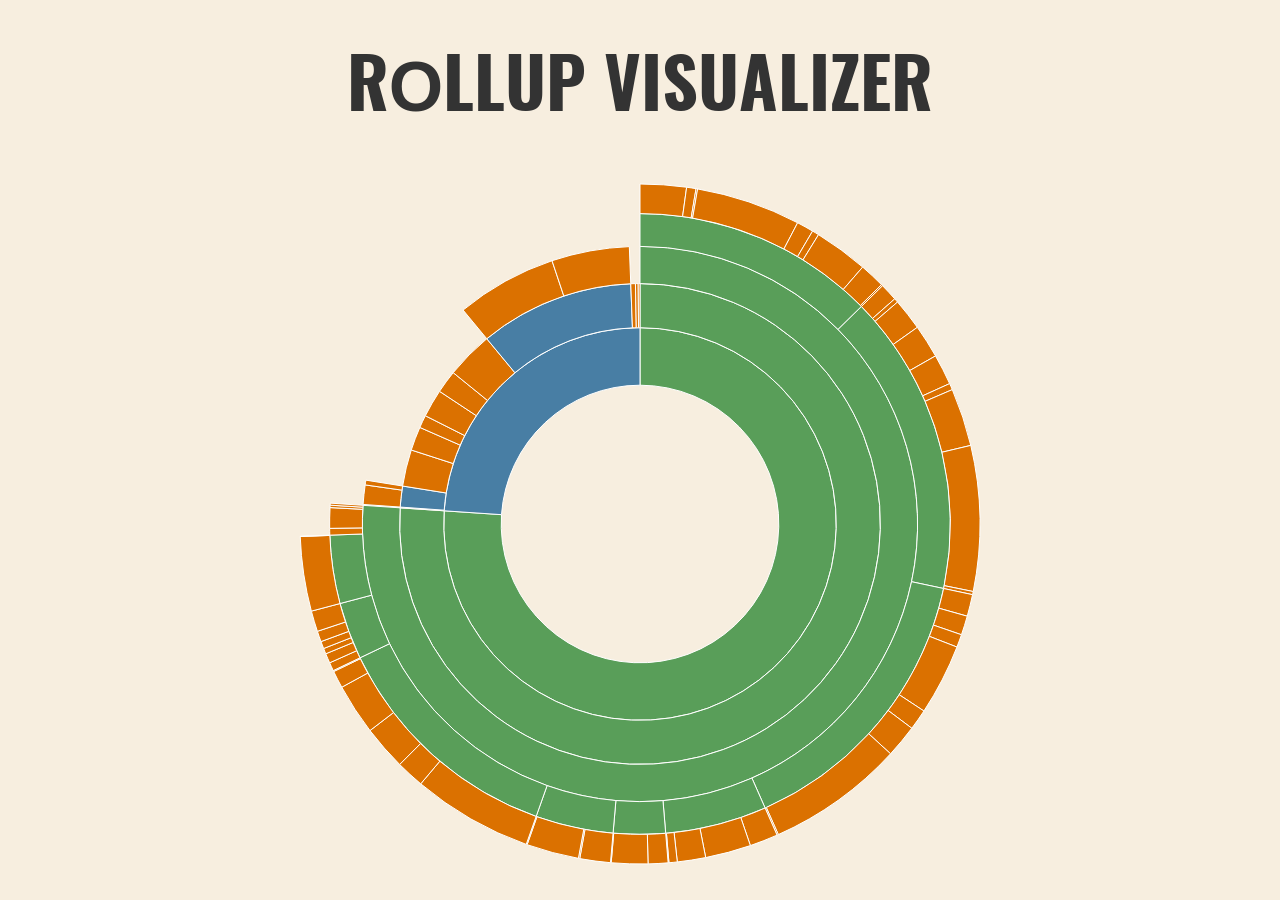
<file: node_modules/angular-ui-router/stats.html>
<!doctype html>
          <title>RollUp Visualizer</title>
          <meta charset="utf-8">
          <style>html {
    background-color: #f7eedf;
    color: #333;
}

body {
    font-family: sans-serif;
    margin: 10px auto 0;
    width: 700px;
    padding: 0 10px;
}

a,
.destyledButton {
    color: #347AB7;
}

p {
    margin-top: 0.5em;
}

svg {
    vertical-align: middle;
}

h1 {
    font-family: "Oswald", "HelveticaNeue-CondensedBold", "Arial Narrow", sans-serif;
    font-weight: bold;
    font-size: 70px;
    text-transform: uppercase;
    text-align: center;
}

hr {
    border: 0 none;
    border-top: 1px solid #aaa;
}



.breadcrumbs {
    height: 1em;
    margin: 1em 0;
}

.chart {
    position: relative;
    margin: 0 auto;
    min-height: 350px;
}
.chart--large {
    width: 950px;
    margin-left: -100px;
}

.chart path {
    stroke: #fff;
}

.details {
  position: absolute;
  top: 470px;
  left: 50%;
  width: 170px;
  margin-left: -85px;
  font-size: 14px;
  text-align: center;
  color: #666;
  z-index: -1;
  overflow: hidden;
  text-overflow: ellipsis;
}

.chart--large .details {
    top: 425px;
}

.details-size {
    font-size: 0.8em;
    margin-top: 1em;
}

.details-name {
    font-weight: bold;
}

.details-size::before {
    content: "(";
}
.details-size::after {
    content: ")";
}

.details-percentage {
    margin: 0.4em 0 0em;
    font-size: 2.4em;
    line-height: 1em;
}


footer {
    margin-top: 4em;
}

footer h2 {
    margin: 1.5em 0 0.5em;
    font-size: 1.3em;
}



.destyledButton {
    background: none;
    border: 0 none;
    cursor: pointer;
    font-size: inherit;
    padding: 0;
    text-decoration: underline;
}



@font-face {
    font-family: 'Oswald';
    src: url([data-uri]) format('woff');
    font-weight: bold;
    font-style: normal;
}
</style>
          <div>
          <div>
              <h1>RollUp Visualizer</h1>

              <div id="chart">
                <div class="details" style="display: none;">
                  <span class="details-name"></span>
                  <div class="details-percentage"></div>
                  of bundle size
                  <div class="details-size"></div>
                </div>
              </div>
          </div>
          </div>
          <script>window.nodesData = {"name":"root","children":[{"name":"node_modules","children":[{"name":"ui-router-core","children":[{"name":"lib-esm","children":[{"name":"common","children":[{"name":"hof.js","children":[],"size":8628,"originalSize":8628},{"name":"predicates.js","children":[],"size":1754,"originalSize":1754},{"name":"coreservices.js","children":[],"size":294,"originalSize":294},{"name":"common.js","children":[],"size":19551,"originalSize":19551},{"name":"glob.js","children":[],"size":3155,"originalSize":3155},{"name":"queue.js","children":[],"size":1279,"originalSize":1279},{"name":"trace.js","children":[],"size":10109,"originalSize":10109},{"name":"strings.js","children":[],"size":4742,"originalSize":4742},{"name":"index.js","children":[],"size":286,"originalSize":286}]},{"name":"transition","children":[{"name":"rejectFactory.js","children":[],"size":3302,"originalSize":3302},{"name":"interface.js","children":[],"size":780,"originalSize":780},{"name":"transitionHook.js","children":[],"size":5927,"originalSize":5927},{"name":"hookRegistry.js","children":[],"size":6250,"originalSize":6250},{"name":"hookBuilder.js","children":[],"size":5735,"originalSize":5735},{"name":"transitionEventType.js","children":[],"size":1210,"originalSize":1210},{"name":"transitionService.js","children":[],"size":10850,"originalSize":10850},{"name":"transition.js","children":[],"size":27163,"originalSize":27163},{"name":"index.js","children":[],"size":592,"originalSize":592}]},{"name":"state","children":[{"name":"targetState.js","children":[],"size":4087,"originalSize":4087},{"name":"stateObject.js","children":[],"size":3586,"originalSize":3586},{"name":"stateMatcher.js","children":[],"size":2414,"originalSize":2414},{"name":"stateBuilder.js","children":[],"size":13297,"originalSize":13297},{"name":"stateQueueManager.js","children":[],"size":3887,"originalSize":3887},{"name":"stateRegistry.js","children":[],"size":6130,"originalSize":6130},{"name":"stateService.js","children":[],"size":25674,"originalSize":25674},{"name":"index.js","children":[],"size":261,"originalSize":261}]},{"name":"params","children":[{"name":"paramType.js","children":[],"size":5281,"originalSize":5281},{"name":"param.js","children":[],"size":8540,"originalSize":8540},{"name":"paramTypes.js","children":[],"size":5299,"originalSize":5299},{"name":"stateParams.js","children":[],"size":1548,"originalSize":1548},{"name":"index.js","children":[],"size":148,"originalSize":148}]},{"name":"path","children":[{"name":"node.js","children":[],"size":3711,"originalSize":3711},{"name":"pathFactory.js","children":[],"size":6808,"originalSize":6808},{"name":"index.js","children":[],"size":127,"originalSize":127}]},{"name":"resolve","children":[{"name":"resolvable.js","children":[],"size":5724,"originalSize":5724},{"name":"interface.js","children":[],"size":247,"originalSize":247},{"name":"resolveContext.js","children":[],"size":9802,"originalSize":9802},{"name":"index.js","children":[],"size":168,"originalSize":168}]},{"name":"url","children":[{"name":"urlMatcher.js","children":[],"size":22552,"originalSize":22552},{"name":"urlMatcherFactory.js","children":[],"size":5280,"originalSize":5280},{"name":"urlRule.js","children":[],"size":8313,"originalSize":8313},{"name":"urlRouter.js","children":[],"size":9544,"originalSize":9544},{"name":"urlService.js","children":[],"size":3259,"originalSize":3259},{"name":"index.js","children":[],"size":186,"originalSize":186}]},{"name":"hooks","children":[{"name":"resolve.js","children":[],"size":1586,"originalSize":1586},{"name":"views.js","children":[],"size":1808,"originalSize":1808},{"name":"url.js","children":[],"size":1050,"originalSize":1050},{"name":"redirectTo.js","children":[],"size":1369,"originalSize":1369},{"name":"onEnterExitRetain.js","children":[],"size":2005,"originalSize":2005},{"name":"lazyLoad.js","children":[],"size":3886,"originalSize":3886}]},{"name":"view","children":[{"name":"view.js","children":[],"size":13937,"originalSize":13937},{"name":"index.js","children":[],"size":57,"originalSize":57}]},{"name":"globals.js","children":[],"size":1376,"originalSize":1376},{"name":"router.js","children":[],"size":4198,"originalSize":4198},{"name":"interface.js","children":[],"size":485,"originalSize":485},{"name":"index.js","children":[],"size":413,"originalSize":413}]}]}]},{"name":"lib-esm","children":[{"name":"angular.js","children":[],"size":201,"originalSize":201},{"name":"statebuilders","children":[{"name":"views.js","children":[],"size":4441,"originalSize":4441},{"name":"onEnterExitRetain.js","children":[],"size":1083,"originalSize":1083}]},{"name":"templateFactory.js","children":[],"size":9676,"originalSize":9676},{"name":"stateProvider.js","children":[],"size":6295,"originalSize":6295},{"name":"locationServices.js","children":[],"size":3373,"originalSize":3373},{"name":"urlRouterProvider.js","children":[],"size":7364,"originalSize":7364},{"name":"services.js","children":[],"size":6038,"originalSize":6038},{"name":"injectables.js","children":[],"size":12467,"originalSize":12467},{"name":"directives","children":[{"name":"stateDirectives.js","children":[],"size":23106,"originalSize":23106},{"name":"viewDirective.js","children":[],"size":17804,"originalSize":17804}]},{"name":"stateFilters.js","children":[],"size":1225,"originalSize":1225},{"name":"viewScroll.js","children":[],"size":716,"originalSize":716},{"name":"index.js","children":[],"size":470,"originalSize":470}]}]};</script>
          <script charset="UTF-8">
            !function(){"use strict";function t(t){return function(){var n=this.ownerDocument,e=this.namespaceURI;return e===$e&&n.documentElement.namespaceURI===$e?n.createElement(t):n.createElementNS(e,t)}}function n(t){return function(){return this.ownerDocument.createElementNS(t.space,t.local)}}function e(t,n,e){return t=i(t,n,e),function(n){var e=n.relatedTarget;e&&(e===this||8&e.compareDocumentPosition(this))||t.call(this,n)}}function i(t,n,e){return function(i){var r=Ke;Ke=i;try{t.call(this,this.__data__,n,e)}finally{Ke=r}}}function r(t){return t.trim().split(/^|\s+/).map(function(t){var n="",e=t.indexOf(".");return e>=0&&(n=t.slice(e+1),t=t.slice(0,e)),{type:t,name:n}})}function o(t){return function(){var n=this.__on;if(n){for(var e,i=0,r=-1,o=n.length;i<o;++i)e=n[i],t.type&&e.type!==t.type||e.name!==t.name?n[++r]=e:this.removeEventListener(e.type,e.listener,e.capture);++r?n.length=r:delete this.__on}}}function a(t,n,r){var o=Qe.hasOwnProperty(t.type)?e:i;return function(e,i,a){var s,u=this.__on,h=o(n,i,a);if(u)for(var c=0,l=u.length;c<l;++c)if((s=u[c]).type===t.type&&s.name===t.name)return this.removeEventListener(s.type,s.listener,s.capture),this.addEventListener(s.type,s.listener=h,s.capture=r),void(s.value=n);this.addEventListener(t.type,h,r),s={type:t.type,name:t.name,value:n,listener:h,capture:r},u?u.push(s):this.__on=[s]}}function s(){}function u(){return[]}function h(t,n){this.ownerDocument=t.ownerDocument,this.namespaceURI=t.namespaceURI,this._next=null,this._parent=t,this.__data__=n}function c(t,n,e,i,r,o){for(var a,s=0,u=n.length,c=o.length;s<c;++s)(a=n[s])?(a.__data__=o[s],i[s]=a):e[s]=new h(t,o[s]);for(;s<u;++s)(a=n[s])&&(r[s]=a)}function l(t,n,e,i,r,o,a){var s,u,c,l={},f=n.length,_=o.length,p=new Array(f);for(s=0;s<f;++s)(u=n[s])&&(p[s]=c=ci+a.call(u,u.__data__,s,n),c in l?r[s]=u:l[c]=u);for(s=0;s<_;++s)c=ci+a.call(t,o[s],s,o),(u=l[c])?(i[s]=u,u.__data__=o[s],l[c]=null):e[s]=new h(t,o[s]);for(s=0;s<f;++s)(u=n[s])&&l[p[s]]===u&&(r[s]=u)}function f(t,n){return t<n?-1:t>n?1:t>=n?0:NaN}function _(t){return function(){this.removeAttribute(t)}}function p(t){return function(){this.removeAttributeNS(t.space,t.local)}}function y(t,n){return function(){this.setAttribute(t,n)}}function d(t,n){return function(){this.setAttributeNS(t.space,t.local,n)}}function g(t,n){return function(){var e=n.apply(this,arguments);null==e?this.removeAttribute(t):this.setAttribute(t,e)}}function v(t,n){return function(){var e=n.apply(this,arguments);null==e?this.removeAttributeNS(t.space,t.local):this.setAttributeNS(t.space,t.local,e)}}function x(t){return function(){this.style.removeProperty(t)}}function m(t,n,e){return function(){this.style.setProperty(t,n,e)}}function M(t,n,e){return function(){var i=n.apply(this,arguments);null==i?this.style.removeProperty(t):this.style.setProperty(t,i,e)}}function b(t){return function(){delete this[t]}}function w(t,n){return function(){this[t]=n}}function T(t,n){return function(){var e=n.apply(this,arguments);null==e?delete this[t]:this[t]=e}}function N(t){return t.trim().split(/^|\s+/)}function k(t){return t.classList||new C(t)}function C(t){this._node=t,this._names=N(t.getAttribute("class")||"")}function A(t,n){for(var e=k(t),i=-1,r=n.length;++i<r;)e.add(n[i])}function S(t,n){for(var e=k(t),i=-1,r=n.length;++i<r;)e.remove(n[i])}function U(t){return function(){A(this,t)}}function D(t){return function(){S(this,t)}}function E(t,n){return function(){(n.apply(this,arguments)?A:S)(this,t)}}function F(){this.textContent=""}function P(t){return function(){this.textContent=t}}function q(t){return function(){var n=t.apply(this,arguments);this.textContent=null==n?"":n}}function H(){this.innerHTML=""}function L(t){return function(){this.innerHTML=t}}function Y(t){return function(){var n=t.apply(this,arguments);this.innerHTML=null==n?"":n}}function z(){this.nextSibling&&this.parentNode.appendChild(this)}function B(){this.previousSibling&&this.parentNode.insertBefore(this,this.parentNode.firstChild)}function I(){return null}function O(){var t=this.parentNode;t&&t.removeChild(this)}function j(t,n,e){var i=wi(t),r=i.CustomEvent;r?r=new r(n,e):(r=i.document.createEvent("Event"),e?(r.initEvent(n,e.bubbles,e.cancelable),r.detail=e.detail):r.initEvent(n,!1,!1)),t.dispatchEvent(r)}function $(t,n){return function(){return j(this,t,n)}}function R(t,n){return function(){return j(this,t,n.apply(this,arguments))}}function Z(t,n){this._groups=t,this._parents=n}function W(){return new Z([[document.documentElement]],Hi)}function X(t,n){if(t===n)return t;var e=t.ancestors(),i=n.ancestors(),r=null;for(t=e.pop(),n=i.pop();t===n;)r=t,t=e.pop(),n=i.pop();return r}function J(t,n){var e,i,r,o,a,s=new tt(t),u=+t.value&&(s.value=t.value),h=[s];for(null==n&&(n=G);e=h.pop();)if(u&&(e.value=+e.data.value),(r=n(e.data))&&(a=r.length))for(e.children=new Array(a),o=a-1;o>=0;--o)h.push(i=e.children[o]=new tt(r[o])),i.parent=e,i.depth=e.depth+1;return s.eachBefore(K)}function V(){return J(this).eachBefore(Q)}function G(t){return t.children}function Q(t){t.data=t.data.data}function K(t){var n=0;do t.height=n;while((t=t.parent)&&t.height<++n)}function tt(t){this.data=t,this.depth=this.height=0,this.parent=null}function nt(t,n){this._=t,this.parent=null,this.children=null,this.A=null,this.a=this,this.z=0,this.m=0,this.c=0,this.s=0,this.t=null,this.i=n}function et(t,n,e,i,r,o){for(var a,s,u,h,c,l,f,_,p,y,d,g,v=[],x=n.children,m=0,M=x.length,b=n.value;m<M;){for(h=r-e,c=o-i,f=_=l=x[m].value,d=Math.max(c/h,h/c)/(b*t),g=l*l*d,y=Math.max(_/g,g/f),u=m+1;u<M;++u){if(l+=s=x[u].value,s<f&&(f=s),s>_&&(_=s),g=l*l*d,p=Math.max(_/g,g/f),p>y){l-=s;break}y=p}v.push(a={value:l,dice:h<c,children:x.slice(m,u)}),a.dice?Ji(a,e,i,r,b?i+=c*l/b:o):Gi(a,e,i,b?e+=h*l/b:r,o),b-=l,m=u}return v}function it(){this._x0=this._y0=this._x1=this._y1=null,this._=[]}function rt(){return new it}function ot(t){return t.innerRadius}function at(t){return t.outerRadius}function st(t){return t.startAngle}function ut(t){return t.endAngle}function ht(t){return t&&t.padAngle}function ct(t){return t>=1?ar:t<=-1?-ar:Math.asin(t)}function lt(t,n,e,i,r,o,a,s){var u=e-t,h=i-n,c=a-r,l=s-o,f=(c*(n-o)-l*(t-r))/(l*u-c*h);return[t+f*u,n+f*h]}function ft(t,n,e,i,r,o,a){var s=t-e,u=n-i,h=(a?o:-o)/Math.sqrt(s*s+u*u),c=h*u,l=-h*s,f=t+c,_=n+l,p=e+c,y=i+l,d=(f+p)/2,g=(_+y)/2,v=p-f,x=y-_,m=v*v+x*x,M=r-o,b=f*y-p*_,w=(x<0?-1:1)*Math.sqrt(Math.max(0,M*M*m-b*b)),T=(b*x-v*w)/m,N=(-b*v-x*w)/m,k=(b*x+v*w)/m,C=(-b*v+x*w)/m,A=T-d,S=N-g,U=k-d,D=C-g;return A*A+S*S>U*U+D*D&&(T=k,N=C),{cx:T,cy:N,x01:-c,y01:-l,x11:T*(r/M-1),y11:N*(r/M-1)}}function _t(t){this._context=t}function pt(t){this._curve=t}function yt(t){function n(n){return new pt(t(n))}return n._curve=t,n}function dt(t,n,e){t._context.bezierCurveTo((2*t._x0+t._x1)/3,(2*t._y0+t._y1)/3,(t._x0+2*t._x1)/3,(t._y0+2*t._y1)/3,(t._x0+4*t._x1+n)/6,(t._y0+4*t._y1+e)/6)}function gt(t){this._context=t}function vt(t,n){this._basis=new gt(t),this._beta=n}function xt(t,n,e){t._context.bezierCurveTo(t._x1+t._k*(t._x2-t._x0),t._y1+t._k*(t._y2-t._y0),t._x2+t._k*(t._x1-n),t._y2+t._k*(t._y1-e),t._x2,t._y2)}function mt(t,n){this._context=t,this._k=(1-n)/6}function Mt(t,n){this._context=t,this._k=(1-n)/6}function bt(t,n){this._context=t,this._k=(1-n)/6}function wt(t,n,e){var i=t._x1,r=t._y1,o=t._x2,a=t._y2;if(t._l01_a>rr){var s=2*t._l01_2a+3*t._l01_a*t._l12_a+t._l12_2a,u=3*t._l01_a*(t._l01_a+t._l12_a);i=(i*s-t._x0*t._l12_2a+t._x2*t._l01_2a)/u,r=(r*s-t._y0*t._l12_2a+t._y2*t._l01_2a)/u}if(t._l23_a>rr){var h=2*t._l23_2a+3*t._l23_a*t._l12_a+t._l12_2a,c=3*t._l23_a*(t._l23_a+t._l12_a);o=(o*h+t._x1*t._l23_2a-n*t._l12_2a)/c,a=(a*h+t._y1*t._l23_2a-e*t._l12_2a)/c}t._context.bezierCurveTo(i,r,o,a,t._x2,t._y2)}function Tt(t,n){this._context=t,this._alpha=n}function Nt(t,n){this._context=t,this._alpha=n}function kt(t,n){this._context=t,this._alpha=n}function Ct(t){return t<0?-1:1}function At(t,n,e){var i=t._x1-t._x0,r=n-t._x1,o=(t._y1-t._y0)/(i||r<0&&-0),a=(e-t._y1)/(r||i<0&&-0),s=(o*r+a*i)/(i+r);return(Ct(o)+Ct(a))*Math.min(Math.abs(o),Math.abs(a),.5*Math.abs(s))||0}function St(t,n){var e=t._x1-t._x0;return e?(3*(t._y1-t._y0)/e-n)/2:n}function Ut(t,n,e){var i=t._x0,r=t._y0,o=t._x1,a=t._y1,s=(o-i)/3;t._context.bezierCurveTo(i+s,r+s*n,o-s,a-s*e,o,a)}function Dt(t){this._context=t}function Et(t){this._context=new Ft(t)}function Ft(t){this._context=t}function Pt(t){return function(n,e){return _r(t(n),e)}}function qt(t,n,e){var i=Math.abs(n-t)/Math.max(0,e),r=Math.pow(10,Math.floor(Math.log(i)/Math.LN10)),o=i/r;return o>=xr?r*=10:o>=mr?r*=5:o>=Mr&&(r*=2),n<t?-r:r}function Ht(){}function Lt(t,n){var e=new Ht;if(t instanceof Ht)t.each(function(t,n){e.set(n,t)});else if(Array.isArray(t)){var i,r=-1,o=t.length;if(null==n)for(;++r<o;)e.set(r,t[r]);else for(;++r<o;)e.set(n(i=t[r],r,t),i)}else if(t)for(var a in t)e.set(a,t[a]);return e}function Yt(){}function zt(t,n){var e=new Yt;if(t instanceof Yt)t.each(function(t){e.add(t)});else if(t){var i=-1,r=t.length;if(null==n)for(;++i<r;)e.add(t[i]);else for(;++i<r;)e.add(n(t[i],i,t))}return e}function Bt(t,n){var e=Object.create(t.prototype);for(var i in n)e[i]=n[i];return e}function It(){}function Ot(t){var n;return t=(t+"").trim().toLowerCase(),(n=Dr.exec(t))?(n=parseInt(n[1],16),new Wt(n>>8&15|n>>4&240,n>>4&15|240&n,(15&n)<<4|15&n,1)):(n=Er.exec(t))?jt(parseInt(n[1],16)):(n=Fr.exec(t))?new Wt(n[1],n[2],n[3],1):(n=Pr.exec(t))?new Wt(255*n[1]/100,255*n[2]/100,255*n[3]/100,1):(n=qr.exec(t))?$t(n[1],n[2],n[3],n[4]):(n=Hr.exec(t))?$t(255*n[1]/100,255*n[2]/100,255*n[3]/100,n[4]):(n=Lr.exec(t))?Xt(n[1],n[2]/100,n[3]/100,1):(n=Yr.exec(t))?Xt(n[1],n[2]/100,n[3]/100,n[4]):zr.hasOwnProperty(t)?jt(zr[t]):"transparent"===t?new Wt(NaN,NaN,NaN,0):null}function jt(t){return new Wt(t>>16&255,t>>8&255,255&t,1)}function $t(t,n,e,i){return i<=0&&(t=n=e=NaN),new Wt(t,n,e,i)}function Rt(t){return t instanceof It||(t=Ot(t)),t?(t=t.rgb(),new Wt(t.r,t.g,t.b,t.opacity)):new Wt}function Zt(t,n,e,i){return 1===arguments.length?Rt(t):new Wt(t,n,e,null==i?1:i)}function Wt(t,n,e,i){this.r=+t,this.g=+n,this.b=+e,this.opacity=+i}function Xt(t,n,e,i){return i<=0?t=n=e=NaN:e<=0||e>=1?t=n=NaN:n<=0&&(t=NaN),new Gt(t,n,e,i)}function Jt(t){if(t instanceof Gt)return new Gt(t.h,t.s,t.l,t.opacity);if(t instanceof It||(t=Ot(t)),!t)return new Gt;if(t instanceof Gt)return t;t=t.rgb();var n=t.r/255,e=t.g/255,i=t.b/255,r=Math.min(n,e,i),o=Math.max(n,e,i),a=NaN,s=o-r,u=(o+r)/2;return s?(a=n===o?(e-i)/s+6*(e<i):e===o?(i-n)/s+2:(n-e)/s+4,s/=u<.5?o+r:2-o-r,a*=60):s=u>0&&u<1?0:a,new Gt(a,s,u,t.opacity)}function Vt(t,n,e,i){return 1===arguments.length?Jt(t):new Gt(t,n,e,null==i?1:i)}function Gt(t,n,e,i){this.h=+t,this.s=+n,this.l=+e,this.opacity=+i}function Qt(t,n,e){return 255*(t<60?n+(e-n)*t/60:t<180?e:t<240?n+(e-n)*(240-t)/60:n)}function Kt(t){if(t instanceof nn)return new nn(t.l,t.a,t.b,t.opacity);if(t instanceof hn){var n=t.h*Br;return new nn(t.l,Math.cos(n)*t.c,Math.sin(n)*t.c,t.opacity)}t instanceof Wt||(t=Rt(t));var e=an(t.r),i=an(t.g),r=an(t.b),o=en((.4124564*e+.3575761*i+.1804375*r)/jr),a=en((.2126729*e+.7151522*i+.072175*r)/$r),s=en((.0193339*e+.119192*i+.9503041*r)/Rr);return new nn(116*a-16,500*(o-a),200*(a-s),t.opacity)}function tn(t,n,e,i){return 1===arguments.length?Kt(t):new nn(t,n,e,null==i?1:i)}function nn(t,n,e,i){this.l=+t,this.a=+n,this.b=+e,this.opacity=+i}function en(t){return t>Jr?Math.pow(t,1/3):t/Xr+Zr}function rn(t){return t>Wr?t*t*t:Xr*(t-Zr)}function on(t){return 255*(t<=.0031308?12.92*t:1.055*Math.pow(t,1/2.4)-.055)}function an(t){return(t/=255)<=.04045?t/12.92:Math.pow((t+.055)/1.055,2.4)}function sn(t){if(t instanceof hn)return new hn(t.h,t.c,t.l,t.opacity);t instanceof nn||(t=Kt(t));var n=Math.atan2(t.b,t.a)*Ir;return new hn(n<0?n+360:n,Math.sqrt(t.a*t.a+t.b*t.b),t.l,t.opacity)}function un(t,n,e,i){return 1===arguments.length?sn(t):new hn(t,n,e,null==i?1:i)}function hn(t,n,e,i){this.h=+t,this.c=+n,this.l=+e,this.opacity=+i}function cn(t){if(t instanceof fn)return new fn(t.h,t.s,t.l,t.opacity);t instanceof Wt||(t=Rt(t));var n=t.r/255,e=t.g/255,i=t.b/255,r=(io*i+no*n-eo*e)/(io+no-eo),o=i-r,a=(to*(e-r)-Qr*o)/Kr,s=Math.sqrt(a*a+o*o)/(to*r*(1-r)),u=s?Math.atan2(a,o)*Ir-120:NaN;return new fn(u<0?u+360:u,s,r,t.opacity)}function ln(t,n,e,i){return 1===arguments.length?cn(t):new fn(t,n,e,null==i?1:i)}function fn(t,n,e,i){this.h=+t,this.s=+n,this.l=+e,this.opacity=+i}function _n(t,n){return function(e){return t+e*n}}function pn(t,n,e){return t=Math.pow(t,e),n=Math.pow(n,e)-t,e=1/e,function(i){return Math.pow(t+i*n,e)}}function yn(t,n){var e=n-t;return e?_n(t,e>180||e<-180?e-360*Math.round(e/360):e):ro(isNaN(t)?n:t)}function dn(t){return 1===(t=+t)?gn:function(n,e){return e-n?pn(n,e,t):ro(isNaN(n)?e:n)}}function gn(t,n){var e=n-t;return e?_n(t,e):ro(isNaN(t)?n:t)}function vn(t){return function(){return t}}function xn(t){return function(n){return t(n)+""}}function mn(t){return function n(e){function i(n,i){var r=t((n=ln(n)).h,(i=ln(i)).h),o=gn(n.s,i.s),a=gn(n.l,i.l),s=gn(n.opacity,i.opacity);return function(t){return n.h=r(t),n.s=o(t),n.l=a(Math.pow(t,e)),n.opacity=s(t),n+""}}return e=+e,i.gamma=n,i}(1)}function Mn(t,n){return(n-=t=+t)?function(e){return(e-t)/n}:vo(n)}function bn(t){return function(n,e){var i=t(n=+n,e=+e);return function(t){return t<=n?0:t>=e?1:i(t)}}}function wn(t){return function(n,e){var i=t(n=+n,e=+e);return function(t){return t<=0?n:t>=1?e:i(t)}}}function Tn(t,n,e,i){var r=t[0],o=t[1],a=n[0],s=n[1];return o<r?(r=e(o,r),a=i(s,a)):(r=e(r,o),a=i(a,s)),function(t){return a(r(t))}}function Nn(t,n,e,i){var r=Math.min(t.length,n.length)-1,o=new Array(r),a=new Array(r),s=-1;for(t[r]<t[0]&&(t=t.slice().reverse(),n=n.slice().reverse());++s<r;)o[s]=e(t[s],t[s+1]),a[s]=i(n[s],n[s+1]);return function(n){var e=dr(t,n,1,r)-1;return a[e](o[e](n))}}function kn(t,n){return n.domain(t.domain()).range(t.range()).interpolate(t.interpolate()).clamp(t.clamp())}function Cn(t,n){function e(){return r=Math.min(s.length,u.length)>2?Nn:Tn,o=a=null,i}function i(n){return(o||(o=r(s,u,c?bn(t):t,h)))(+n)}var r,o,a,s=mo,u=mo,h=_o,c=!1;return i.invert=function(t){return(a||(a=r(u,s,Mn,c?wn(n):n)))(+t)},i.domain=function(t){return arguments.length?(s=kr.call(t,xo),e()):s.slice()},i.range=function(t){return arguments.length?(u=Cr.call(t),e()):u.slice()},i.rangeRound=function(t){return u=Cr.call(t),h=po,e()},i.clamp=function(t){return arguments.length?(c=!!t,e()):c},i.interpolate=function(t){return arguments.length?(h=t,e()):h},e()}function An(t){if(!(n=Ao.exec(t)))throw new Error("invalid format: "+t);var n,e=n[1]||" ",i=n[2]||">",r=n[3]||"-",o=n[4]||"",a=!!n[5],s=n[6]&&+n[6],u=!!n[7],h=n[8]&&+n[8].slice(1),c=n[9]||"";"n"===c?(u=!0,c="g"):Co[c]||(c=""),(a||"0"===e&&"="===i)&&(a=!0,e="0",i="="),this.fill=e,this.align=i,this.sign=r,this.symbol=o,this.zero=a,this.width=s,this.comma=u,this.precision=h,this.type=c}function Sn(t){return t}function Un(t){return Uo=Po(t),Do=Uo.format,Eo=Uo.formatPrefix,Uo}function Dn(t){var n=t.domain;return t.ticks=function(t){var e=n();return br(e[0],e[e.length-1],null==t?10:t)},t.tickFormat=function(t,e){return Yo(n(),t,e)},t.nice=function(e){var i=n(),r=i.length-1,o=null==e?10:e,a=i[0],s=i[r],u=qt(a,s,o);return u&&(u=qt(Math.floor(a/u)*u,Math.ceil(s/u)*u,o),i[0]=Math.floor(a/u)*u,i[r]=Math.ceil(s/u)*u,n(i)),t},t}function En(){var t=Cn(Mn,uo);return t.copy=function(){return kn(t,En())},Dn(t)}function Fn(t,n){return t<0?-Math.pow(-t,n):Math.pow(t,n)}function Pn(){function t(t,n){return(n=Fn(n,e)-(t=Fn(t,e)))?function(i){return(Fn(i,e)-t)/n}:vo(n)}function n(t,n){return n=Fn(n,e)-(t=Fn(t,e)),function(i){return Fn(t+n*i,1/e)}}var e=1,i=Cn(t,n),r=i.domain;return i.exponent=function(t){return arguments.length?(e=+t,r(r())):e},i.copy=function(){return kn(i,Pn().exponent(e))},Dn(i)}function qn(){return Pn().exponent(.5)}function Hn(t,n,e,i){function r(n){return t(n=new Date(+n)),n}return r.floor=r,r.ceil=function(e){return t(e=new Date(e-1)),n(e,1),t(e),e},r.round=function(t){var n=r(t),e=r.ceil(t);return t-n<e-t?n:e},r.offset=function(t,e){return n(t=new Date(+t),null==e?1:Math.floor(e)),t},r.range=function(e,i,o){var a=[];if(e=r.ceil(e),o=null==o?1:Math.floor(o),!(e<i&&o>0))return a;do a.push(new Date(+e));while(n(e,o),t(e),e<i);return a},r.filter=function(e){return Hn(function(n){if(n>=n)for(;t(n),!e(n);)n.setTime(n-1)},function(t,i){if(t>=t)for(;--i>=0;)for(;n(t,1),!e(t););})},e&&(r.count=function(n,i){return zo.setTime(+n),Bo.setTime(+i),t(zo),t(Bo),Math.floor(e(zo,Bo))},r.every=function(t){return t=Math.floor(t),isFinite(t)&&t>0?t>1?r.filter(i?function(n){return i(n)%t===0}:function(n){return r.count(0,n)%t===0}):r:null}),r}function Ln(t){return Hn(function(n){n.setDate(n.getDate()-(n.getDay()+7-t)%7),n.setHours(0,0,0,0)},function(t,n){t.setDate(t.getDate()+7*n)},function(t,n){return(n-t-(n.getTimezoneOffset()-t.getTimezoneOffset())*jo)/Zo})}function Yn(t){return Hn(function(n){n.setUTCDate(n.getUTCDate()-(n.getUTCDay()+7-t)%7),n.setUTCHours(0,0,0,0)},function(t,n){t.setUTCDate(t.getUTCDate()+7*n)},function(t,n){return(n-t)/Zo})}function zn(t){if(0<=t.y&&t.y<100){var n=new Date(-1,t.m,t.d,t.H,t.M,t.S,t.L);return n.setFullYear(t.y),n}return new Date(t.y,t.m,t.d,t.H,t.M,t.S,t.L)}function Bn(t){if(0<=t.y&&t.y<100){var n=new Date(Date.UTC(-1,t.m,t.d,t.H,t.M,t.S,t.L));return n.setUTCFullYear(t.y),n}return new Date(Date.UTC(t.y,t.m,t.d,t.H,t.M,t.S,t.L))}function In(t){return{y:t,m:0,d:1,H:0,M:0,S:0,L:0}}function On(t){function n(t,n){return function(e){var i,r,o,a=[],s=-1,u=0,h=t.length;for(e instanceof Date||(e=new Date(+e));++s<h;)37===t.charCodeAt(s)&&(a.push(t.slice(u,s)),null!=(r=aa[i=t.charAt(++s)])?i=t.charAt(++s):r="e"===i?" ":"0",(o=n[i])&&(i=o(e,r)),a.push(i),u=s+1);return a.push(t.slice(u,s)),a.join("")}}function e(t,n){return function(e){var r=In(1900),o=i(r,t,e+="",0);if(o!=e.length)return null;if("p"in r&&(r.H=r.H%12+12*r.p),"W"in r||"U"in r){"w"in r||(r.w="W"in r?1:0);var a="Z"in r?Bn(In(r.y)).getUTCDay():n(In(r.y)).getDay();r.m=0,r.d="W"in r?(r.w+6)%7+7*r.W-(a+5)%7:r.w+7*r.U-(a+6)%7}return"Z"in r?(r.H+=r.Z/100|0,r.M+=r.Z%100,Bn(r)):n(r)}}function i(t,n,e,i){for(var r,o,a=0,s=n.length,u=e.length;a<s;){if(i>=u)return-1;if(r=n.charCodeAt(a++),37===r){if(r=n.charAt(a++),o=O[r in aa?n.charAt(a++):r],!o||(i=o(t,e,i))<0)return-1}else if(r!=e.charCodeAt(i++))return-1}return i}function r(t,n,e){var i=U.exec(n.slice(e));return i?(t.p=D[i[0].toLowerCase()],e+i[0].length):-1}function o(t,n,e){var i=P.exec(n.slice(e));return i?(t.w=q[i[0].toLowerCase()],e+i[0].length):-1}function a(t,n,e){var i=E.exec(n.slice(e));return i?(t.w=F[i[0].toLowerCase()],e+i[0].length):-1}function s(t,n,e){var i=Y.exec(n.slice(e));return i?(t.m=z[i[0].toLowerCase()],e+i[0].length):-1}function u(t,n,e){var i=H.exec(n.slice(e));return i?(t.m=L[i[0].toLowerCase()],e+i[0].length):-1}function h(t,n,e){return i(t,b,n,e)}function c(t,n,e){return i(t,w,n,e)}function l(t,n,e){return i(t,T,n,e)}function f(t){return C[t.getDay()]}function _(t){return k[t.getDay()]}function p(t){return S[t.getMonth()]}function y(t){return A[t.getMonth()]}function d(t){return N[+(t.getHours()>=12)]}function g(t){return C[t.getUTCDay()]}function v(t){return k[t.getUTCDay()]}function x(t){return S[t.getUTCMonth()]}function m(t){return A[t.getUTCMonth()]}function M(t){return N[+(t.getUTCHours()>=12)]}var b=t.dateTime,w=t.date,T=t.time,N=t.periods,k=t.days,C=t.shortDays,A=t.months,S=t.shortMonths,U=Rn(N),D=Zn(N),E=Rn(k),F=Zn(k),P=Rn(C),q=Zn(C),H=Rn(A),L=Zn(A),Y=Rn(S),z=Zn(S),B={a:f,A:_,b:p,B:y,c:null,d:se,e:se,H:ue,I:he,j:ce,L:le,m:fe,M:_e,p:d,S:pe,U:ye,w:de,W:ge,x:null,X:null,y:ve,Y:xe,Z:me,"%":qe},I={a:g,A:v,b:x,B:m,c:null,d:Me,e:Me,H:be,I:we,j:Te,L:Ne,m:ke,M:Ce,p:M,S:Ae,U:Se,w:Ue,W:De,x:null,X:null,y:Ee,Y:Fe,Z:Pe,"%":qe},O={a:o,A:a,b:s,B:u,c:h,d:te,e:te,H:ee,I:ee,j:ne,L:oe,m:Kn,M:ie,p:r,S:re,U:Xn,w:Wn,W:Jn,x:c,X:l,y:Gn,Y:Vn,Z:Qn,"%":ae};return B.x=n(w,B),B.X=n(T,B),B.c=n(b,B),I.x=n(w,I),I.X=n(T,I),I.c=n(b,I),{format:function(t){var e=n(t+="",B);return e.toString=function(){return t},e},parse:function(t){var n=e(t+="",zn);return n.toString=function(){return t},n},utcFormat:function(t){var e=n(t+="",I);return e.toString=function(){return t},e},utcParse:function(t){var n=e(t,Bn);return n.toString=function(){return t},n}}}function jn(t,n,e){var i=t<0?"-":"",r=(i?-t:t)+"",o=r.length;return i+(o<e?new Array(e-o+1).join(n)+r:r)}function $n(t){return t.replace(ha,"\\$&")}function Rn(t){return new RegExp("^(?:"+t.map($n).join("|")+")","i")}function Zn(t){for(var n={},e=-1,i=t.length;++e<i;)n[t[e].toLowerCase()]=e;return n}function Wn(t,n,e){var i=sa.exec(n.slice(e,e+1));return i?(t.w=+i[0],e+i[0].length):-1}function Xn(t,n,e){var i=sa.exec(n.slice(e));return i?(t.U=+i[0],e+i[0].length):-1}function Jn(t,n,e){var i=sa.exec(n.slice(e));return i?(t.W=+i[0],e+i[0].length):-1}function Vn(t,n,e){var i=sa.exec(n.slice(e,e+4));return i?(t.y=+i[0],e+i[0].length):-1}function Gn(t,n,e){var i=sa.exec(n.slice(e,e+2));return i?(t.y=+i[0]+(+i[0]>68?1900:2e3),e+i[0].length):-1}function Qn(t,n,e){var i=/^(Z)|([+-]\d\d)(?:\:?(\d\d))?/.exec(n.slice(e,e+6));return i?(t.Z=i[1]?0:-(i[2]+(i[3]||"00")),e+i[0].length):-1}function Kn(t,n,e){var i=sa.exec(n.slice(e,e+2));return i?(t.m=i[0]-1,e+i[0].length):-1}function te(t,n,e){var i=sa.exec(n.slice(e,e+2));return i?(t.d=+i[0],e+i[0].length):-1}function ne(t,n,e){var i=sa.exec(n.slice(e,e+3));return i?(t.m=0,t.d=+i[0],e+i[0].length):-1}function ee(t,n,e){var i=sa.exec(n.slice(e,e+2));return i?(t.H=+i[0],e+i[0].length):-1}function ie(t,n,e){var i=sa.exec(n.slice(e,e+2));return i?(t.M=+i[0],e+i[0].length):-1}function re(t,n,e){var i=sa.exec(n.slice(e,e+2));return i?(t.S=+i[0],e+i[0].length):-1}function oe(t,n,e){var i=sa.exec(n.slice(e,e+3));return i?(t.L=+i[0],e+i[0].length):-1}function ae(t,n,e){var i=ua.exec(n.slice(e,e+1));return i?e+i[0].length:-1}function se(t,n){return jn(t.getDate(),n,2)}function ue(t,n){return jn(t.getHours(),n,2)}function he(t,n){return jn(t.getHours()%12||12,n,2)}function ce(t,n){return jn(1+Wo.count(Vo(t),t),n,3)}function le(t,n){return jn(t.getMilliseconds(),n,3)}function fe(t,n){return jn(t.getMonth()+1,n,2)}function _e(t,n){return jn(t.getMinutes(),n,2)}function pe(t,n){return jn(t.getSeconds(),n,2)}function ye(t,n){return jn(Xo.count(Vo(t),t),n,2)}function de(t){return t.getDay()}function ge(t,n){return jn(Jo.count(Vo(t),t),n,2)}function ve(t,n){return jn(t.getFullYear()%100,n,2)}function xe(t,n){return jn(t.getFullYear()%1e4,n,4)}function me(t){var n=t.getTimezoneOffset();return(n>0?"-":(n*=-1,"+"))+jn(n/60|0,"0",2)+jn(n%60,"0",2)}function Me(t,n){return jn(t.getUTCDate(),n,2)}function be(t,n){return jn(t.getUTCHours(),n,2)}function we(t,n){return jn(t.getUTCHours()%12||12,n,2)}function Te(t,n){return jn(1+Go.count(ta(t),t),n,3)}function Ne(t,n){return jn(t.getUTCMilliseconds(),n,3)}function ke(t,n){return jn(t.getUTCMonth()+1,n,2)}function Ce(t,n){return jn(t.getUTCMinutes(),n,2)}function Ae(t,n){return jn(t.getUTCSeconds(),n,2)}function Se(t,n){return jn(Qo.count(ta(t),t),n,2)}function Ue(t){return t.getUTCDay()}function De(t,n){return jn(Ko.count(ta(t),t),n,2)}function Ee(t,n){return jn(t.getUTCFullYear()%100,n,2)}function Fe(t,n){return jn(t.getUTCFullYear()%1e4,n,4)}function Pe(){return"+0000"}function qe(){return"%"}function He(t){return na=On(t),ea=na.format,ia=na.parse,ra=na.utcFormat,oa=na.utcParse,na}function Le(t){return t.toISOString()}function Ye(t){var n=new Date(t);return isNaN(n)?null:n}function ze(t,n){if(!da(t))return null;var e=Math.abs(t),i=n&&n.thousandsSeparator||"",r=n&&n.unitSeparator||"",o=n&&void 0!==n.decimalPlaces?n.decimalPlaces:2,a=Boolean(n&&n.fixedDecimals),s="B";e>=ya.tb?s="TB":e>=ya.gb?s="GB":e>=ya.mb?s="MB":e>=ya.kb&&(s="kB");var u=t/ya[s.toLowerCase()],h=u.toFixed(o);return a||(h=h.replace(pa,"$1")),i&&(h=h.replace(_a,i)),h+r+s}function Be(t){if(t.children&&t.children.length){var n=Oe(t),e=!!n.filter(function(t){return"node_modules"===t.data.name}).length;return e?"#599e59":"#487ea4"}return"#db7100"}function Ie(t){var n=(100*t.value/Aa).toPrecision(2),e=n+"%";n<.1&&(e="< 0.1%"),Li(".details-name").text(t.data.name),Li(".details-percentage").text(e),Li(".details-size").text(fa(t.value)),Li(".details").style("display","block");var i=Oe(t);Ta.selectAll("path").style("opacity",.3),Ta.selectAll("path").filter(function(t){return i.indexOf(t)>=0}).style("opacity",1)}function Oe(t){for(var n=[],e=t;e.parent;)n.unshift(e),e=e.parent;return n}function je(){Ta.selectAll("path").style("opacity",1),Li(".details").style("display","none")}var $e="http://www.w3.org/1999/xhtml",Re={svg:"http://www.w3.org/2000/svg",xhtml:$e,xlink:"http://www.w3.org/1999/xlink",xml:"http://www.w3.org/XML/1998/namespace",xmlns:"http://www.w3.org/2000/xmlns/"},Ze=function(t){var n=t+="",e=n.indexOf(":");return e>=0&&"xmlns"!==(n=t.slice(0,e))&&(t=t.slice(e+1)),Re.hasOwnProperty(n)?{space:Re[n],local:t}:t},We=function(e){var i=Ze(e);return(i.local?n:t)(i)},Xe=function(t){return function(){return this.matches(t)}};if("undefined"!=typeof document){var Je=document.documentElement;if(!Je.matches){var Ve=Je.webkitMatchesSelector||Je.msMatchesSelector||Je.mozMatchesSelector||Je.oMatchesSelector;Xe=function(t){return function(){return Ve.call(this,t)}}}}var Ge=Xe,Qe={},Ke=null;if("undefined"!=typeof document){var ti=document.documentElement;"onmouseenter"in ti||(Qe={mouseenter:"mouseover",mouseleave:"mouseout"})}var ni=function(t,n,e){var i,s,u=r(t+""),h=u.length;{if(!(arguments.length<2)){for(c=n?a:o,null==e&&(e=!1),i=0;i<h;++i)this.each(c(u[i],n,e));return this}var c=this.node().__on;if(c)for(var l,f=0,_=c.length;f<_;++f)for(i=0,l=c[f];i<h;++i)if((s=u[i]).type===l.type&&s.name===l.name)return l.value}},ei=function(t){return null==t?s:function(){return this.querySelector(t)}},ii=function(t){"function"!=typeof t&&(t=ei(t));for(var n=this._groups,e=n.length,i=new Array(e),r=0;r<e;++r)for(var o,a,s=n[r],u=s.length,h=i[r]=new Array(u),c=0;c<u;++c)(o=s[c])&&(a=t.call(o,o.__data__,c,s))&&("__data__"in o&&(a.__data__=o.__data__),h[c]=a);return new Z(i,this._parents)},ri=function(t){return null==t?u:function(){return this.querySelectorAll(t)}},oi=function(t){"function"!=typeof t&&(t=ri(t));for(var n=this._groups,e=n.length,i=[],r=[],o=0;o<e;++o)for(var a,s=n[o],u=s.length,h=0;h<u;++h)(a=s[h])&&(i.push(t.call(a,a.__data__,h,s)),r.push(a));return new Z(i,r)},ai=function(t){"function"!=typeof t&&(t=Ge(t));for(var n=this._groups,e=n.length,i=new Array(e),r=0;r<e;++r)for(var o,a=n[r],s=a.length,u=i[r]=[],h=0;h<s;++h)(o=a[h])&&t.call(o,o.__data__,h,a)&&u.push(o);return new Z(i,this._parents)},si=function(t){return new Array(t.length)},ui=function(){return new Z(this._enter||this._groups.map(si),this._parents)};h.prototype={constructor:h,appendChild:function(t){return this._parent.insertBefore(t,this._next)},insertBefore:function(t,n){return this._parent.insertBefore(t,n)},querySelector:function(t){return this._parent.querySelector(t)},querySelectorAll:function(t){return this._parent.querySelectorAll(t)}};var hi=function(t){return function(){return t}},ci="$",li=function(t,n){if(!t)return y=new Array(this.size()),h=-1,this.each(function(t){y[++h]=t}),y;var e=n?l:c,i=this._parents,r=this._groups;"function"!=typeof t&&(t=hi(t));for(var o=r.length,a=new Array(o),s=new Array(o),u=new Array(o),h=0;h<o;++h){var f=i[h],_=r[h],p=_.length,y=t.call(f,f&&f.__data__,h,i),d=y.length,g=s[h]=new Array(d),v=a[h]=new Array(d),x=u[h]=new Array(p);e(f,_,g,v,x,y,n);for(var m,M,b=0,w=0;b<d;++b)if(m=g[b]){for(b>=w&&(w=b+1);!(M=v[w])&&++w<d;);m._next=M||null}}return a=new Z(a,i),a._enter=s,a._exit=u,a},fi=function(){return new Z(this._exit||this._groups.map(si),this._parents)},_i=function(t){for(var n=this._groups,e=t._groups,i=n.length,r=e.length,o=Math.min(i,r),a=new Array(i),s=0;s<o;++s)for(var u,h=n[s],c=e[s],l=h.length,f=a[s]=new Array(l),_=0;_<l;++_)(u=h[_]||c[_])&&(f[_]=u);for(;s<i;++s)a[s]=n[s];return new Z(a,this._parents)},pi=function(){for(var t=this._groups,n=-1,e=t.length;++n<e;)for(var i,r=t[n],o=r.length-1,a=r[o];--o>=0;)(i=r[o])&&(a&&a!==i.nextSibling&&a.parentNode.insertBefore(i,a),a=i);return this},yi=function(t){function n(n,e){return n&&e?t(n.__data__,e.__data__):!n-!e}t||(t=f);for(var e=this._groups,i=e.length,r=new Array(i),o=0;o<i;++o){for(var a,s=e[o],u=s.length,h=r[o]=new Array(u),c=0;c<u;++c)(a=s[c])&&(h[c]=a);h.sort(n)}return new Z(r,this._parents).order()},di=function(){var t=arguments[0];return arguments[0]=this,t.apply(null,arguments),this},gi=function(){var t=new Array(this.size()),n=-1;return this.each(function(){t[++n]=this}),t},vi=function(){for(var t=this._groups,n=0,e=t.length;n<e;++n)for(var i=t[n],r=0,o=i.length;r<o;++r){var a=i[r];if(a)return a}return null},xi=function(){var t=0;return this.each(function(){++t}),t},mi=function(){return!this.node()},Mi=function(t){for(var n=this._groups,e=0,i=n.length;e<i;++e)for(var r,o=n[e],a=0,s=o.length;a<s;++a)(r=o[a])&&t.call(r,r.__data__,a,o);return this},bi=function(t,n){var e=Ze(t);if(arguments.length<2){var i=this.node();return e.local?i.getAttributeNS(e.space,e.local):i.getAttribute(e)}return this.each((null==n?e.local?p:_:"function"==typeof n?e.local?v:g:e.local?d:y)(e,n))},wi=function(t){return t.ownerDocument&&t.ownerDocument.defaultView||t.document&&t||t.defaultView},Ti=function(t,n,e){var i;return arguments.length>1?this.each((null==n?x:"function"==typeof n?M:m)(t,n,null==e?"":e)):wi(i=this.node()).getComputedStyle(i,null).getPropertyValue(t)},Ni=function(t,n){return arguments.length>1?this.each((null==n?b:"function"==typeof n?T:w)(t,n)):this.node()[t]};C.prototype={add:function(t){var n=this._names.indexOf(t);n<0&&(this._names.push(t),this._node.setAttribute("class",this._names.join(" ")))},remove:function(t){var n=this._names.indexOf(t);n>=0&&(this._names.splice(n,1),this._node.setAttribute("class",this._names.join(" ")))},contains:function(t){return this._names.indexOf(t)>=0}};var ki=function(t,n){var e=N(t+"");if(arguments.length<2){for(var i=k(this.node()),r=-1,o=e.length;++r<o;)if(!i.contains(e[r]))return!1;return!0}return this.each(("function"==typeof n?E:n?U:D)(e,n))},Ci=function(t){return arguments.length?this.each(null==t?F:("function"==typeof t?q:P)(t)):this.node().textContent},Ai=function(t){return arguments.length?this.each(null==t?H:("function"==typeof t?Y:L)(t)):this.node().innerHTML},Si=function(){return this.each(z)},Ui=function(){return this.each(B)},Di=function(t){var n="function"==typeof t?t:We(t);return this.select(function(){return this.appendChild(n.apply(this,arguments))})},Ei=function(t,n){var e="function"==typeof t?t:We(t),i=null==n?I:"function"==typeof n?n:ei(n);return this.select(function(){return this.insertBefore(e.apply(this,arguments),i.apply(this,arguments)||null)})},Fi=function(){return this.each(O)},Pi=function(t){return arguments.length?this.property("__data__",t):this.node().__data__},qi=function(t,n){return this.each(("function"==typeof n?R:$)(t,n))},Hi=[null];Z.prototype=W.prototype={constructor:Z,select:ii,selectAll:oi,filter:ai,data:li,enter:ui,exit:fi,merge:_i,order:pi,sort:yi,call:di,nodes:gi,node:vi,size:xi,empty:mi,each:Mi,attr:bi,style:Ti,property:Ni,classed:ki,text:Ci,html:Ai,raise:Si,lower:Ui,append:Di,insert:Ei,remove:Fi,datum:Pi,on:ni,dispatch:qi};var Li=function(t){return"string"==typeof t?new Z([[document.querySelector(t)]],[document.documentElement]):new Z([[t]],Hi)},Yi=function(t){var n,e,i,r,o=this,a=[o];do for(n=a.reverse(),a=[];o=n.pop();)if(t(o),e=o.children)for(i=0,r=e.length;i<r;++i)a.push(e[i]);while(a.length);return this},zi=function(t){for(var n,e,i=this,r=[i];i=r.pop();)if(t(i),n=i.children)for(e=n.length-1;e>=0;--e)r.push(n[e]);return this},Bi=function(t){for(var n,e,i,r=this,o=[r],a=[];r=o.pop();)if(a.push(r),n=r.children)for(e=0,i=n.length;e<i;++e)o.push(n[e]);for(;r=a.pop();)t(r);return this},Ii=function(t){return this.eachAfter(function(n){for(var e=+t(n.data)||0,i=n.children,r=i&&i.length;--r>=0;)e+=i[r].value;n.value=e})},Oi=function(t){return this.eachBefore(function(n){n.children&&n.children.sort(t)})},ji=function(t){for(var n=this,e=X(n,t),i=[n];n!==e;)n=n.parent,
i.push(n);for(var r=i.length;t!==e;)i.splice(r,0,t),t=t.parent;return i},$i=function(){for(var t=this,n=[t];t=t.parent;)n.push(t);return n},Ri=function(){var t=[];return this.each(function(n){t.push(n)}),t},Zi=function(){var t=[];return this.eachBefore(function(n){n.children||t.push(n)}),t},Wi=function(){var t=this,n=[];return t.each(function(e){e!==t&&n.push({source:e.parent,target:e})}),n};tt.prototype=J.prototype={constructor:tt,each:Yi,eachAfter:Bi,eachBefore:zi,sum:Ii,sort:Oi,path:ji,ancestors:$i,descendants:Ri,leaves:Zi,links:Wi,copy:V};var Xi=function(t){t.x0=Math.round(t.x0),t.y0=Math.round(t.y0),t.x1=Math.round(t.x1),t.y1=Math.round(t.y1)},Ji=function(t,n,e,i,r){for(var o,a=t.children,s=-1,u=a.length,h=t.value&&(i-n)/t.value;++s<u;)o=a[s],o.y0=e,o.y1=r,o.x0=n,o.x1=n+=o.value*h},Vi=function(){function t(t){var a=t.height+1;return t.x0=t.y0=r,t.x1=e,t.y1=i/a,t.eachBefore(n(i,a)),o&&t.eachBefore(Xi),t}function n(t,n){return function(e){e.children&&Ji(e,e.x0,t*(e.depth+1)/n,e.x1,t*(e.depth+2)/n);var i=e.x0,o=e.y0,a=e.x1-r,s=e.y1-r;a<i&&(i=a=(i+a)/2),s<o&&(o=s=(o+s)/2),e.x0=i,e.y0=o,e.x1=a,e.y1=s}}var e=1,i=1,r=0,o=!1;return t.round=function(n){return arguments.length?(o=!!n,t):o},t.size=function(n){return arguments.length?(e=+n[0],i=+n[1],t):[e,i]},t.padding=function(n){return arguments.length?(r=+n,t):r},t};nt.prototype=Object.create(tt.prototype);var Gi=function(t,n,e,i,r){for(var o,a=t.children,s=-1,u=a.length,h=t.value&&(r-e)/t.value;++s<u;)o=a[s],o.x0=n,o.x1=i,o.y0=e,o.y1=e+=o.value*h},Qi=(1+Math.sqrt(5))/2;(function t(n){function e(t,e,i,r,o){et(n,t,e,i,r,o)}return e.ratio=function(n){return t((n=+n)>1?n:1)},e})(Qi);!function t(n){function e(t,e,i,r,o){if((a=t._squarify)&&a.ratio===n)for(var a,s,u,h,c,l=-1,f=a.length,_=t.value;++l<f;){for(s=a[l],u=s.children,h=s.value=0,c=u.length;h<c;++h)s.value+=u[h].value;s.dice?Ji(s,e,i,r,i+=(o-i)*s.value/_):Gi(s,e,i,e+=(r-e)*s.value/_,o),_-=s.value}else t._squarify=a=et(n,t,e,i,r,o),a.ratio=n}return e.ratio=function(n){return t((n=+n)>1?n:1)},e}(Qi);var Ki=Math.PI,tr=2*Ki,nr=1e-6,er=tr-nr;it.prototype=rt.prototype={constructor:it,moveTo:function(t,n){this._.push("M",this._x0=this._x1=+t,",",this._y0=this._y1=+n)},closePath:function(){null!==this._x1&&(this._x1=this._x0,this._y1=this._y0,this._.push("Z"))},lineTo:function(t,n){this._.push("L",this._x1=+t,",",this._y1=+n)},quadraticCurveTo:function(t,n,e,i){this._.push("Q",+t,",",+n,",",this._x1=+e,",",this._y1=+i)},bezierCurveTo:function(t,n,e,i,r,o){this._.push("C",+t,",",+n,",",+e,",",+i,",",this._x1=+r,",",this._y1=+o)},arcTo:function(t,n,e,i,r){t=+t,n=+n,e=+e,i=+i,r=+r;var o=this._x1,a=this._y1,s=e-t,u=i-n,h=o-t,c=a-n,l=h*h+c*c;if(r<0)throw new Error("negative radius: "+r);if(null===this._x1)this._.push("M",this._x1=t,",",this._y1=n);else if(l>nr)if(Math.abs(c*s-u*h)>nr&&r){var f=e-o,_=i-a,p=s*s+u*u,y=f*f+_*_,d=Math.sqrt(p),g=Math.sqrt(l),v=r*Math.tan((Ki-Math.acos((p+l-y)/(2*d*g)))/2),x=v/g,m=v/d;Math.abs(x-1)>nr&&this._.push("L",t+x*h,",",n+x*c),this._.push("A",r,",",r,",0,0,",+(c*f>h*_),",",this._x1=t+m*s,",",this._y1=n+m*u)}else this._.push("L",this._x1=t,",",this._y1=n);else;},arc:function(t,n,e,i,r,o){t=+t,n=+n,e=+e;var a=e*Math.cos(i),s=e*Math.sin(i),u=t+a,h=n+s,c=1^o,l=o?i-r:r-i;if(e<0)throw new Error("negative radius: "+e);null===this._x1?this._.push("M",u,",",h):(Math.abs(this._x1-u)>nr||Math.abs(this._y1-h)>nr)&&this._.push("L",u,",",h),e&&(l>er?this._.push("A",e,",",e,",0,1,",c,",",t-a,",",n-s,"A",e,",",e,",0,1,",c,",",this._x1=u,",",this._y1=h):(l<0&&(l=l%tr+tr),this._.push("A",e,",",e,",0,",+(l>=Ki),",",c,",",this._x1=t+e*Math.cos(r),",",this._y1=n+e*Math.sin(r))))},rect:function(t,n,e,i){this._.push("M",this._x0=this._x1=+t,",",this._y0=this._y1=+n,"h",+e,"v",+i,"h",-e,"Z")},toString:function(){return this._.join("")}};var ir=function(t){return function(){return t}},rr=1e-12,or=Math.PI,ar=or/2,sr=2*or,ur=function(){function t(){var t,h,c=+n.apply(this,arguments),l=+e.apply(this,arguments),f=o.apply(this,arguments)-ar,_=a.apply(this,arguments)-ar,p=Math.abs(_-f),y=_>f;if(u||(u=t=rt()),l<c&&(h=l,l=c,c=h),l>rr)if(p>sr-rr)u.moveTo(l*Math.cos(f),l*Math.sin(f)),u.arc(0,0,l,f,_,!y),c>rr&&(u.moveTo(c*Math.cos(_),c*Math.sin(_)),u.arc(0,0,c,_,f,y));else{var d,g,v=f,x=_,m=f,M=_,b=p,w=p,T=s.apply(this,arguments)/2,N=T>rr&&(r?+r.apply(this,arguments):Math.sqrt(c*c+l*l)),k=Math.min(Math.abs(l-c)/2,+i.apply(this,arguments)),C=k,A=k;if(N>rr){var S=ct(N/c*Math.sin(T)),U=ct(N/l*Math.sin(T));(b-=2*S)>rr?(S*=y?1:-1,m+=S,M-=S):(b=0,m=M=(f+_)/2),(w-=2*U)>rr?(U*=y?1:-1,v+=U,x-=U):(w=0,v=x=(f+_)/2)}var D=l*Math.cos(v),E=l*Math.sin(v),F=c*Math.cos(M),P=c*Math.sin(M);if(k>rr){var q=l*Math.cos(x),H=l*Math.sin(x),L=c*Math.cos(m),Y=c*Math.sin(m);if(p<or){var z=b>rr?lt(D,E,L,Y,q,H,F,P):[F,P],B=D-z[0],I=E-z[1],O=q-z[0],j=H-z[1],$=1/Math.sin(Math.acos((B*O+I*j)/(Math.sqrt(B*B+I*I)*Math.sqrt(O*O+j*j)))/2),R=Math.sqrt(z[0]*z[0]+z[1]*z[1]);C=Math.min(k,(c-R)/($-1)),A=Math.min(k,(l-R)/($+1))}}w>rr?A>rr?(d=ft(L,Y,D,E,l,A,y),g=ft(q,H,F,P,l,A,y),u.moveTo(d.cx+d.x01,d.cy+d.y01),A<k?u.arc(d.cx,d.cy,A,Math.atan2(d.y01,d.x01),Math.atan2(g.y01,g.x01),!y):(u.arc(d.cx,d.cy,A,Math.atan2(d.y01,d.x01),Math.atan2(d.y11,d.x11),!y),u.arc(0,0,l,Math.atan2(d.cy+d.y11,d.cx+d.x11),Math.atan2(g.cy+g.y11,g.cx+g.x11),!y),u.arc(g.cx,g.cy,A,Math.atan2(g.y11,g.x11),Math.atan2(g.y01,g.x01),!y))):(u.moveTo(D,E),u.arc(0,0,l,v,x,!y)):u.moveTo(D,E),c>rr&&b>rr?C>rr?(d=ft(F,P,q,H,c,-C,y),g=ft(D,E,L,Y,c,-C,y),u.lineTo(d.cx+d.x01,d.cy+d.y01),C<k?u.arc(d.cx,d.cy,C,Math.atan2(d.y01,d.x01),Math.atan2(g.y01,g.x01),!y):(u.arc(d.cx,d.cy,C,Math.atan2(d.y01,d.x01),Math.atan2(d.y11,d.x11),!y),u.arc(0,0,c,Math.atan2(d.cy+d.y11,d.cx+d.x11),Math.atan2(g.cy+g.y11,g.cx+g.x11),y),u.arc(g.cx,g.cy,C,Math.atan2(g.y11,g.x11),Math.atan2(g.y01,g.x01),!y))):u.arc(0,0,c,M,m,y):u.lineTo(F,P)}else u.moveTo(0,0);if(u.closePath(),t)return u=null,t+""||null}var n=ot,e=at,i=ir(0),r=null,o=st,a=ut,s=ht,u=null;return t.centroid=function(){var t=(+n.apply(this,arguments)+ +e.apply(this,arguments))/2,i=(+o.apply(this,arguments)+ +a.apply(this,arguments))/2-or/2;return[Math.cos(i)*t,Math.sin(i)*t]},t.innerRadius=function(e){return arguments.length?(n="function"==typeof e?e:ir(+e),t):n},t.outerRadius=function(n){return arguments.length?(e="function"==typeof n?n:ir(+n),t):e},t.cornerRadius=function(n){return arguments.length?(i="function"==typeof n?n:ir(+n),t):i},t.padRadius=function(n){return arguments.length?(r=null==n?null:"function"==typeof n?n:ir(+n),t):r},t.startAngle=function(n){return arguments.length?(o="function"==typeof n?n:ir(+n),t):o},t.endAngle=function(n){return arguments.length?(a="function"==typeof n?n:ir(+n),t):a},t.padAngle=function(n){return arguments.length?(s="function"==typeof n?n:ir(+n),t):s},t.context=function(n){return arguments.length?(u=null==n?null:n,t):u},t};_t.prototype={areaStart:function(){this._line=0},areaEnd:function(){this._line=NaN},lineStart:function(){this._point=0},lineEnd:function(){(this._line||0!==this._line&&1===this._point)&&this._context.closePath(),this._line=1-this._line},point:function(t,n){switch(t=+t,n=+n,this._point){case 0:this._point=1,this._line?this._context.lineTo(t,n):this._context.moveTo(t,n);break;case 1:this._point=2;default:this._context.lineTo(t,n)}}};var hr=function(t){return new _t(t)};yt(hr);pt.prototype={areaStart:function(){this._curve.areaStart()},areaEnd:function(){this._curve.areaEnd()},lineStart:function(){this._curve.lineStart()},lineEnd:function(){this._curve.lineEnd()},point:function(t,n){this._curve.point(n*Math.sin(t),n*-Math.cos(t))}};var cr=(Math.sqrt(1/3),Math.sin(or/10)/Math.sin(7*or/10)),lr=(Math.sin(sr/10)*cr,-Math.cos(sr/10)*cr,Math.sqrt(3),Math.sqrt(3)/2,1/Math.sqrt(12)),fr=function(){};gt.prototype={areaStart:function(){this._line=0},areaEnd:function(){this._line=NaN},lineStart:function(){this._x0=this._x1=this._y0=this._y1=NaN,this._point=0},lineEnd:function(){switch(this._point){case 3:dt(this,this._x1,this._y1);case 2:this._context.lineTo(this._x1,this._y1)}(this._line||0!==this._line&&1===this._point)&&this._context.closePath(),this._line=1-this._line},point:function(t,n){switch(t=+t,n=+n,this._point){case 0:this._point=1,this._line?this._context.lineTo(t,n):this._context.moveTo(t,n);break;case 1:this._point=2;break;case 2:this._point=3,this._context.lineTo((5*this._x0+this._x1)/6,(5*this._y0+this._y1)/6);default:dt(this,t,n)}this._x0=this._x1,this._x1=t,this._y0=this._y1,this._y1=n}},vt.prototype={lineStart:function(){this._x=[],this._y=[],this._basis.lineStart()},lineEnd:function(){var t=this._x,n=this._y,e=t.length-1;if(e>0)for(var i,r=t[0],o=n[0],a=t[e]-r,s=n[e]-o,u=-1;++u<=e;)i=u/e,this._basis.point(this._beta*t[u]+(1-this._beta)*(r+i*a),this._beta*n[u]+(1-this._beta)*(o+i*s));this._x=this._y=null,this._basis.lineEnd()},point:function(t,n){this._x.push(+t),this._y.push(+n)}},function t(n){function e(t){return 1===n?new gt(t):new vt(t,n)}return e.beta=function(n){return t(+n)},e}(.85),mt.prototype={areaStart:function(){this._line=0},areaEnd:function(){this._line=NaN},lineStart:function(){this._x0=this._x1=this._x2=this._y0=this._y1=this._y2=NaN,this._point=0},lineEnd:function(){switch(this._point){case 2:this._context.lineTo(this._x2,this._y2);break;case 3:xt(this,this._x1,this._y1)}(this._line||0!==this._line&&1===this._point)&&this._context.closePath(),this._line=1-this._line},point:function(t,n){switch(t=+t,n=+n,this._point){case 0:this._point=1,this._line?this._context.lineTo(t,n):this._context.moveTo(t,n);break;case 1:this._point=2,this._x1=t,this._y1=n;break;case 2:this._point=3;default:xt(this,t,n)}this._x0=this._x1,this._x1=this._x2,this._x2=t,this._y0=this._y1,this._y1=this._y2,this._y2=n}},function t(n){function e(t){return new mt(t,n)}return e.tension=function(n){return t(+n)},e}(0),Mt.prototype={areaStart:fr,areaEnd:fr,lineStart:function(){this._x0=this._x1=this._x2=this._x3=this._x4=this._x5=this._y0=this._y1=this._y2=this._y3=this._y4=this._y5=NaN,this._point=0},lineEnd:function(){switch(this._point){case 1:this._context.moveTo(this._x3,this._y3),this._context.closePath();break;case 2:this._context.lineTo(this._x3,this._y3),this._context.closePath();break;case 3:this.point(this._x3,this._y3),this.point(this._x4,this._y4),this.point(this._x5,this._y5)}},point:function(t,n){switch(t=+t,n=+n,this._point){case 0:this._point=1,this._x3=t,this._y3=n;break;case 1:this._point=2,this._context.moveTo(this._x4=t,this._y4=n);break;case 2:this._point=3,this._x5=t,this._y5=n;break;default:xt(this,t,n)}this._x0=this._x1,this._x1=this._x2,this._x2=t,this._y0=this._y1,this._y1=this._y2,this._y2=n}},function t(n){function e(t){return new Mt(t,n)}return e.tension=function(n){return t(+n)},e}(0),bt.prototype={areaStart:function(){this._line=0},areaEnd:function(){this._line=NaN},lineStart:function(){this._x0=this._x1=this._x2=this._y0=this._y1=this._y2=NaN,this._point=0},lineEnd:function(){(this._line||0!==this._line&&3===this._point)&&this._context.closePath(),this._line=1-this._line},point:function(t,n){switch(t=+t,n=+n,this._point){case 0:this._point=1;break;case 1:this._point=2;break;case 2:this._point=3,this._line?this._context.lineTo(this._x2,this._y2):this._context.moveTo(this._x2,this._y2);break;case 3:this._point=4;default:xt(this,t,n)}this._x0=this._x1,this._x1=this._x2,this._x2=t,this._y0=this._y1,this._y1=this._y2,this._y2=n}},function t(n){function e(t){return new bt(t,n)}return e.tension=function(n){return t(+n)},e}(0),Tt.prototype={areaStart:function(){this._line=0},areaEnd:function(){this._line=NaN},lineStart:function(){this._x0=this._x1=this._x2=this._y0=this._y1=this._y2=NaN,this._l01_a=this._l12_a=this._l23_a=this._l01_2a=this._l12_2a=this._l23_2a=this._point=0},lineEnd:function(){switch(this._point){case 2:this._context.lineTo(this._x2,this._y2);break;case 3:this.point(this._x2,this._y2)}(this._line||0!==this._line&&1===this._point)&&this._context.closePath(),this._line=1-this._line},point:function(t,n){if(t=+t,n=+n,this._point){var e=this._x2-t,i=this._y2-n;this._l23_a=Math.sqrt(this._l23_2a=Math.pow(e*e+i*i,this._alpha))}switch(this._point){case 0:this._point=1,this._line?this._context.lineTo(t,n):this._context.moveTo(t,n);break;case 1:this._point=2;break;case 2:this._point=3;default:wt(this,t,n)}this._l01_a=this._l12_a,this._l12_a=this._l23_a,this._l01_2a=this._l12_2a,this._l12_2a=this._l23_2a,this._x0=this._x1,this._x1=this._x2,this._x2=t,this._y0=this._y1,this._y1=this._y2,this._y2=n}},function t(n){function e(t){return n?new Tt(t,n):new mt(t,0)}return e.alpha=function(n){return t(+n)},e}(.5),Nt.prototype={areaStart:fr,areaEnd:fr,lineStart:function(){this._x0=this._x1=this._x2=this._x3=this._x4=this._x5=this._y0=this._y1=this._y2=this._y3=this._y4=this._y5=NaN,this._l01_a=this._l12_a=this._l23_a=this._l01_2a=this._l12_2a=this._l23_2a=this._point=0},lineEnd:function(){switch(this._point){case 1:this._context.moveTo(this._x3,this._y3),this._context.closePath();break;case 2:this._context.lineTo(this._x3,this._y3),this._context.closePath();break;case 3:this.point(this._x3,this._y3),this.point(this._x4,this._y4),this.point(this._x5,this._y5)}},point:function(t,n){if(t=+t,n=+n,this._point){var e=this._x2-t,i=this._y2-n;this._l23_a=Math.sqrt(this._l23_2a=Math.pow(e*e+i*i,this._alpha))}switch(this._point){case 0:this._point=1,this._x3=t,this._y3=n;break;case 1:this._point=2,this._context.moveTo(this._x4=t,this._y4=n);break;case 2:this._point=3,this._x5=t,this._y5=n;break;default:wt(this,t,n)}this._l01_a=this._l12_a,this._l12_a=this._l23_a,this._l01_2a=this._l12_2a,this._l12_2a=this._l23_2a,this._x0=this._x1,this._x1=this._x2,this._x2=t,this._y0=this._y1,this._y1=this._y2,this._y2=n}},function t(n){function e(t){return n?new Nt(t,n):new Mt(t,0)}return e.alpha=function(n){return t(+n)},e}(.5),kt.prototype={areaStart:function(){this._line=0},areaEnd:function(){this._line=NaN},lineStart:function(){this._x0=this._x1=this._x2=this._y0=this._y1=this._y2=NaN,this._l01_a=this._l12_a=this._l23_a=this._l01_2a=this._l12_2a=this._l23_2a=this._point=0},lineEnd:function(){(this._line||0!==this._line&&3===this._point)&&this._context.closePath(),this._line=1-this._line},point:function(t,n){if(t=+t,n=+n,this._point){var e=this._x2-t,i=this._y2-n;this._l23_a=Math.sqrt(this._l23_2a=Math.pow(e*e+i*i,this._alpha))}switch(this._point){case 0:this._point=1;break;case 1:this._point=2;break;case 2:this._point=3,this._line?this._context.lineTo(this._x2,this._y2):this._context.moveTo(this._x2,this._y2);break;case 3:this._point=4;default:wt(this,t,n)}this._l01_a=this._l12_a,this._l12_a=this._l23_a,this._l01_2a=this._l12_2a,this._l12_2a=this._l23_2a,this._x0=this._x1,this._x1=this._x2,this._x2=t,this._y0=this._y1,this._y1=this._y2,this._y2=n}},function t(n){function e(t){return n?new kt(t,n):new bt(t,0)}return e.alpha=function(n){return t(+n)},e}(.5),Dt.prototype={areaStart:function(){this._line=0},areaEnd:function(){this._line=NaN},lineStart:function(){this._x0=this._x1=this._y0=this._y1=this._t0=NaN,this._point=0},lineEnd:function(){switch(this._point){case 2:this._context.lineTo(this._x1,this._y1);break;case 3:Ut(this,this._t0,St(this,this._t0))}(this._line||0!==this._line&&1===this._point)&&this._context.closePath(),this._line=1-this._line},point:function(t,n){var e=NaN;if(t=+t,n=+n,t!==this._x1||n!==this._y1){switch(this._point){case 0:this._point=1,this._line?this._context.lineTo(t,n):this._context.moveTo(t,n);break;case 1:this._point=2;break;case 2:this._point=3,Ut(this,St(this,e=At(this,t,n)),e);break;default:Ut(this,this._t0,e=At(this,t,n))}this._x0=this._x1,this._x1=t,this._y0=this._y1,this._y1=n,this._t0=e}}},(Et.prototype=Object.create(Dt.prototype)).point=function(t,n){Dt.prototype.point.call(this,n,t)},Ft.prototype={moveTo:function(t,n){this._context.moveTo(n,t)},closePath:function(){this._context.closePath()},lineTo:function(t,n){this._context.lineTo(n,t)},bezierCurveTo:function(t,n,e,i,r,o){this._context.bezierCurveTo(n,t,i,e,o,r)}};var _r=(Array.prototype.slice,function(t,n){return t<n?-1:t>n?1:t>=n?0:NaN}),pr=function(t){return 1===t.length&&(t=Pt(t)),{left:function(n,e,i,r){for(null==i&&(i=0),null==r&&(r=n.length);i<r;){var o=i+r>>>1;t(n[o],e)<0?i=o+1:r=o}return i},right:function(n,e,i,r){for(null==i&&(i=0),null==r&&(r=n.length);i<r;){var o=i+r>>>1;t(n[o],e)>0?r=o:i=o+1}return i}}},yr=pr(_r),dr=yr.right,gr=Array.prototype,vr=(gr.slice,gr.map,function(t,n,e){t=+t,n=+n,e=(r=arguments.length)<2?(n=t,t=0,1):r<3?1:+e;for(var i=-1,r=0|Math.max(0,Math.ceil((n-t)/e)),o=new Array(r);++i<r;)o[i]=t+i*e;return o}),xr=Math.sqrt(50),mr=Math.sqrt(10),Mr=Math.sqrt(2),br=function(t,n,e){var i=qt(t,n,e);return vr(Math.ceil(t/i)*i,Math.floor(n/i)*i+i/2,i)},wr="$";Ht.prototype=Lt.prototype={constructor:Ht,has:function(t){return wr+t in this},get:function(t){return this[wr+t]},set:function(t,n){return this[wr+t]=n,this},remove:function(t){var n=wr+t;return n in this&&delete this[n]},clear:function(){for(var t in this)t[0]===wr&&delete this[t]},keys:function(){var t=[];for(var n in this)n[0]===wr&&t.push(n.slice(1));return t},values:function(){var t=[];for(var n in this)n[0]===wr&&t.push(this[n]);return t},entries:function(){var t=[];for(var n in this)n[0]===wr&&t.push({key:n.slice(1),value:this[n]});return t},size:function(){var t=0;for(var n in this)n[0]===wr&&++t;return t},empty:function(){for(var t in this)if(t[0]===wr)return!1;return!0},each:function(t){for(var n in this)n[0]===wr&&t(this[n],n.slice(1),this)}};var Tr=Lt.prototype;Yt.prototype=zt.prototype={constructor:Yt,has:Tr.has,add:function(t){return t+="",this[wr+t]=t,this},remove:Tr.remove,clear:Tr.clear,values:Tr.keys,size:Tr.size,empty:Tr.empty,each:Tr.each};var Nr=Array.prototype,kr=Nr.map,Cr=Nr.slice,Ar=function(t,n,e){t.prototype=n.prototype=e,e.constructor=t},Sr=.7,Ur=1/Sr,Dr=/^#([0-9a-f]{3})$/,Er=/^#([0-9a-f]{6})$/,Fr=/^rgb\(\s*([-+]?\d+)\s*,\s*([-+]?\d+)\s*,\s*([-+]?\d+)\s*\)$/,Pr=/^rgb\(\s*([-+]?\d+(?:\.\d+)?)%\s*,\s*([-+]?\d+(?:\.\d+)?)%\s*,\s*([-+]?\d+(?:\.\d+)?)%\s*\)$/,qr=/^rgba\(\s*([-+]?\d+)\s*,\s*([-+]?\d+)\s*,\s*([-+]?\d+)\s*,\s*([-+]?\d+(?:\.\d+)?)\s*\)$/,Hr=/^rgba\(\s*([-+]?\d+(?:\.\d+)?)%\s*,\s*([-+]?\d+(?:\.\d+)?)%\s*,\s*([-+]?\d+(?:\.\d+)?)%\s*,\s*([-+]?\d+(?:\.\d+)?)\s*\)$/,Lr=/^hsl\(\s*([-+]?\d+(?:\.\d+)?)\s*,\s*([-+]?\d+(?:\.\d+)?)%\s*,\s*([-+]?\d+(?:\.\d+)?)%\s*\)$/,Yr=/^hsla\(\s*([-+]?\d+(?:\.\d+)?)\s*,\s*([-+]?\d+(?:\.\d+)?)%\s*,\s*([-+]?\d+(?:\.\d+)?)%\s*,\s*([-+]?\d+(?:\.\d+)?)\s*\)$/,zr={aliceblue:15792383,antiquewhite:16444375,aqua:65535,aquamarine:8388564,azure:15794175,beige:16119260,bisque:16770244,black:0,blanchedalmond:16772045,blue:255,blueviolet:9055202,brown:10824234,burlywood:14596231,cadetblue:6266528,chartreuse:8388352,chocolate:13789470,coral:16744272,cornflowerblue:6591981,cornsilk:16775388,crimson:14423100,cyan:65535,darkblue:139,darkcyan:35723,darkgoldenrod:12092939,darkgray:11119017,darkgreen:25600,darkgrey:11119017,darkkhaki:12433259,darkmagenta:9109643,darkolivegreen:5597999,darkorange:16747520,darkorchid:10040012,darkred:9109504,darksalmon:15308410,darkseagreen:9419919,darkslateblue:4734347,darkslategray:3100495,darkslategrey:3100495,darkturquoise:52945,darkviolet:9699539,deeppink:16716947,deepskyblue:49151,dimgray:6908265,dimgrey:6908265,dodgerblue:2003199,firebrick:11674146,floralwhite:16775920,forestgreen:2263842,fuchsia:16711935,gainsboro:14474460,ghostwhite:16316671,gold:16766720,goldenrod:14329120,gray:8421504,green:32768,greenyellow:11403055,grey:8421504,honeydew:15794160,hotpink:16738740,indianred:13458524,indigo:4915330,ivory:16777200,khaki:15787660,lavender:15132410,lavenderblush:16773365,lawngreen:8190976,lemonchiffon:16775885,lightblue:11393254,lightcoral:15761536,lightcyan:14745599,lightgoldenrodyellow:16448210,lightgray:13882323,lightgreen:9498256,lightgrey:13882323,lightpink:16758465,lightsalmon:16752762,lightseagreen:2142890,lightskyblue:8900346,lightslategray:7833753,lightslategrey:7833753,lightsteelblue:11584734,lightyellow:16777184,lime:65280,limegreen:3329330,linen:16445670,magenta:16711935,maroon:8388608,mediumaquamarine:6737322,mediumblue:205,mediumorchid:12211667,mediumpurple:9662683,mediumseagreen:3978097,mediumslateblue:8087790,mediumspringgreen:64154,mediumturquoise:4772300,mediumvioletred:13047173,midnightblue:1644912,mintcream:16121850,mistyrose:16770273,moccasin:16770229,navajowhite:16768685,navy:128,oldlace:16643558,olive:8421376,olivedrab:7048739,orange:16753920,orangered:16729344,orchid:14315734,palegoldenrod:15657130,palegreen:10025880,paleturquoise:11529966,palevioletred:14381203,papayawhip:16773077,peachpuff:16767673,peru:13468991,pink:16761035,plum:14524637,powderblue:11591910,purple:8388736,rebeccapurple:6697881,red:16711680,rosybrown:12357519,royalblue:4286945,saddlebrown:9127187,salmon:16416882,sandybrown:16032864,seagreen:3050327,seashell:16774638,sienna:10506797,silver:12632256,skyblue:8900331,slateblue:6970061,slategray:7372944,slategrey:7372944,snow:16775930,springgreen:65407,steelblue:4620980,tan:13808780,teal:32896,thistle:14204888,tomato:16737095,turquoise:4251856,violet:15631086,wheat:16113331,white:16777215,whitesmoke:16119285,yellow:16776960,yellowgreen:10145074};Ar(It,Ot,{displayable:function(){return this.rgb().displayable()},toString:function(){return this.rgb()+""}}),Ar(Wt,Zt,Bt(It,{brighter:function(t){return t=null==t?Ur:Math.pow(Ur,t),new Wt(this.r*t,this.g*t,this.b*t,this.opacity)},darker:function(t){return t=null==t?Sr:Math.pow(Sr,t),new Wt(this.r*t,this.g*t,this.b*t,this.opacity)},rgb:function(){return this},displayable:function(){return 0<=this.r&&this.r<=255&&0<=this.g&&this.g<=255&&0<=this.b&&this.b<=255&&0<=this.opacity&&this.opacity<=1},toString:function(){var t=this.opacity;return t=isNaN(t)?1:Math.max(0,Math.min(1,t)),(1===t?"rgb(":"rgba(")+Math.max(0,Math.min(255,Math.round(this.r)||0))+", "+Math.max(0,Math.min(255,Math.round(this.g)||0))+", "+Math.max(0,Math.min(255,Math.round(this.b)||0))+(1===t?")":", "+t+")")}})),Ar(Gt,Vt,Bt(It,{brighter:function(t){return t=null==t?Ur:Math.pow(Ur,t),new Gt(this.h,this.s,this.l*t,this.opacity)},darker:function(t){return t=null==t?Sr:Math.pow(Sr,t),new Gt(this.h,this.s,this.l*t,this.opacity)},rgb:function(){var t=this.h%360+360*(this.h<0),n=isNaN(t)||isNaN(this.s)?0:this.s,e=this.l,i=e+(e<.5?e:1-e)*n,r=2*e-i;return new Wt(Qt(t>=240?t-240:t+120,r,i),Qt(t,r,i),Qt(t<120?t+240:t-120,r,i),this.opacity)},displayable:function(){return(0<=this.s&&this.s<=1||isNaN(this.s))&&0<=this.l&&this.l<=1&&0<=this.opacity&&this.opacity<=1}}));var Br=Math.PI/180,Ir=180/Math.PI,Or=18,jr=.95047,$r=1,Rr=1.08883,Zr=4/29,Wr=6/29,Xr=3*Wr*Wr,Jr=Wr*Wr*Wr;Ar(nn,tn,Bt(It,{brighter:function(t){return new nn(this.l+Or*(null==t?1:t),this.a,this.b,this.opacity)},darker:function(t){return new nn(this.l-Or*(null==t?1:t),this.a,this.b,this.opacity)},rgb:function(){var t=(this.l+16)/116,n=isNaN(this.a)?t:t+this.a/500,e=isNaN(this.b)?t:t-this.b/200;return t=$r*rn(t),n=jr*rn(n),e=Rr*rn(e),new Wt(on(3.2404542*n-1.5371385*t-.4985314*e),on(-.969266*n+1.8760108*t+.041556*e),on(.0556434*n-.2040259*t+1.0572252*e),this.opacity)}})),Ar(hn,un,Bt(It,{brighter:function(t){return new hn(this.h,this.c,this.l+Or*(null==t?1:t),this.opacity)},darker:function(t){return new hn(this.h,this.c,this.l-Or*(null==t?1:t),this.opacity)},rgb:function(){return Kt(this).rgb()}}));var Vr=-.14861,Gr=1.78277,Qr=-.29227,Kr=-.90649,to=1.97294,no=to*Kr,eo=to*Gr,io=Gr*Qr-Kr*Vr;Ar(fn,ln,Bt(It,{brighter:function(t){return t=null==t?Ur:Math.pow(Ur,t),new fn(this.h,this.s,this.l*t,this.opacity)},darker:function(t){return t=null==t?Sr:Math.pow(Sr,t),new fn(this.h,this.s,this.l*t,this.opacity)},rgb:function(){var t=isNaN(this.h)?0:(this.h+120)*Br,n=+this.l,e=isNaN(this.s)?0:this.s*n*(1-n),i=Math.cos(t),r=Math.sin(t);return new Wt(255*(n+e*(Vr*i+Gr*r)),255*(n+e*(Qr*i+Kr*r)),255*(n+e*(to*i)),this.opacity)}}));var ro=function(t){return function(){return t}},oo=function t(n){function e(t,n){var e=i((t=Zt(t)).r,(n=Zt(n)).r),r=i(t.g,n.g),o=i(t.b,n.b),a=i(t.opacity,n.opacity);return function(n){return t.r=e(n),t.g=r(n),t.b=o(n),t.opacity=a(n),t+""}}var i=dn(n);return e.gamma=t,e}(1),ao=function(t,n){var e,i=n?n.length:0,r=t?Math.min(i,t.length):0,o=new Array(i),a=new Array(i);for(e=0;e<r;++e)o[e]=_o(t[e],n[e]);for(;e<i;++e)a[e]=n[e];return function(t){for(e=0;e<r;++e)a[e]=o[e](t);return a}},so=function(t,n){var e=new Date;return t=+t,n-=t,function(i){return e.setTime(t+n*i),e}},uo=function(t,n){return t=+t,n-=t,function(e){return t+n*e}},ho=function(t,n){var e,i={},r={};null!==t&&"object"==typeof t||(t={}),null!==n&&"object"==typeof n||(n={});for(e in n)e in t?i[e]=_o(t[e],n[e]):r[e]=n[e];return function(t){for(e in i)r[e]=i[e](t);return r}},co=/[-+]?(?:\d+\.?\d*|\.?\d+)(?:[eE][-+]?\d+)?/g,lo=new RegExp(co.source,"g"),fo=function(t,n){var e,i,r,o=co.lastIndex=lo.lastIndex=0,a=-1,s=[],u=[];for(t+="",n+="";(e=co.exec(t))&&(i=lo.exec(n));)(r=i.index)>o&&(r=n.slice(o,r),s[a]?s[a]+=r:s[++a]=r),(e=e[0])===(i=i[0])?s[a]?s[a]+=i:s[++a]=i:(s[++a]=null,u.push({i:a,x:uo(e,i)})),o=lo.lastIndex;return o<n.length&&(r=n.slice(o),s[a]?s[a]+=r:s[++a]=r),s.length<2?u[0]?xn(u[0].x):vn(n):(n=u.length,function(t){for(var e,i=0;i<n;++i)s[(e=u[i]).i]=e.x(t);return s.join("")})},_o=function(t,n){var e,i=typeof n;return null==n||"boolean"===i?ro(n):("number"===i?uo:"string"===i?(e=Ot(n))?(n=e,oo):fo:n instanceof Ot?oo:n instanceof Date?so:Array.isArray(n)?ao:isNaN(n)?ho:uo)(t,n)},po=function(t,n){return t=+t,n-=t,function(e){return Math.round(t+n*e)}};180/Math.PI,Math.SQRT2;mn(yn);var yo,go=mn(gn),vo=function(t){return function(){return t}},xo=function(t){return+t},mo=[0,1],Mo=function(t,n){if((e=(t=n?t.toExponential(n-1):t.toExponential()).indexOf("e"))<0)return null;var e,i=t.slice(0,e);return[i.length>1?i[0]+i.slice(2):i,+t.slice(e+1)]},bo=function(t){return t=Mo(Math.abs(t)),t?t[1]:NaN},wo=function(t,n){return function(e,i){for(var r=e.length,o=[],a=0,s=t[0],u=0;r>0&&s>0&&(u+s+1>i&&(s=Math.max(1,i-u)),o.push(e.substring(r-=s,r+s)),!((u+=s+1)>i));)s=t[a=(a+1)%t.length];return o.reverse().join(n)}},To=function(t,n){t=t.toPrecision(n);t:for(var e,i=t.length,r=1,o=-1;r<i;++r)switch(t[r]){case".":o=e=r;break;case"0":0===o&&(o=r),e=r;break;case"e":break t;default:o>0&&(o=0)}return o>0?t.slice(0,o)+t.slice(e+1):t},No=function(t,n){var e=Mo(t,n);if(!e)return t+"";var i=e[0],r=e[1],o=r-(yo=3*Math.max(-8,Math.min(8,Math.floor(r/3))))+1,a=i.length;return o===a?i:o>a?i+new Array(o-a+1).join("0"):o>0?i.slice(0,o)+"."+i.slice(o):"0."+new Array(1-o).join("0")+Mo(t,Math.max(0,n+o-1))[0]},ko=function(t,n){var e=Mo(t,n);if(!e)return t+"";var i=e[0],r=e[1];return r<0?"0."+new Array(-r).join("0")+i:i.length>r+1?i.slice(0,r+1)+"."+i.slice(r+1):i+new Array(r-i.length+2).join("0")},Co={"":To,"%":function(t,n){return(100*t).toFixed(n)},b:function(t){return Math.round(t).toString(2)},c:function(t){return t+""},d:function(t){return Math.round(t).toString(10)},e:function(t,n){return t.toExponential(n)},f:function(t,n){return t.toFixed(n)},g:function(t,n){return t.toPrecision(n)},o:function(t){return Math.round(t).toString(8)},p:function(t,n){return ko(100*t,n)},r:ko,s:No,X:function(t){return Math.round(t).toString(16).toUpperCase()},x:function(t){return Math.round(t).toString(16)}},Ao=/^(?:(.)?([<>=^]))?([+\-\( ])?([$#])?(0)?(\d+)?(,)?(\.\d+)?([a-z%])?$/i,So=function(t){return new An(t)};An.prototype.toString=function(){return this.fill+this.align+this.sign+this.symbol+(this.zero?"0":"")+(null==this.width?"":Math.max(1,0|this.width))+(this.comma?",":"")+(null==this.precision?"":"."+Math.max(0,0|this.precision))+this.type};var Uo,Do,Eo,Fo=["y","z","a","f","p","n","µ","m","","k","M","G","T","P","E","Z","Y"],Po=function(t){function n(t){function n(t){var n,r,u,v=p,x=y;if("c"===_)x=d(t)+x,t="";else{t=+t;var m=(t<0||1/t<0)&&(t*=-1,!0);if(t=d(t,f),m)for(n=-1,r=t.length,m=!1;++n<r;)if(u=t.charCodeAt(n),48<u&&u<58||"x"===_&&96<u&&u<103||"X"===_&&64<u&&u<71){m=!0;break}if(v=(m?"("===s?s:"-":"-"===s||"("===s?"":s)+v,x=x+("s"===_?Fo[8+yo/3]:"")+(m&&"("===s?")":""),g)for(n=-1,r=t.length;++n<r;)if(u=t.charCodeAt(n),48>u||u>57){x=(46===u?o+t.slice(n+1):t.slice(n))+x,t=t.slice(0,n);break}}l&&!h&&(t=i(t,1/0));var M=v.length+t.length+x.length,b=M<c?new Array(c-M+1).join(e):"";switch(l&&h&&(t=i(b+t,b.length?c-x.length:1/0),b=""),a){case"<":return v+t+x+b;case"=":return v+b+t+x;case"^":return b.slice(0,M=b.length>>1)+v+t+x+b.slice(M)}return b+v+t+x}t=So(t);var e=t.fill,a=t.align,s=t.sign,u=t.symbol,h=t.zero,c=t.width,l=t.comma,f=t.precision,_=t.type,p="$"===u?r[0]:"#"===u&&/[boxX]/.test(_)?"0"+_.toLowerCase():"",y="$"===u?r[1]:/[%p]/.test(_)?"%":"",d=Co[_],g=!_||/[defgprs%]/.test(_);return f=null==f?_?6:12:/[gprs]/.test(_)?Math.max(1,Math.min(21,f)):Math.max(0,Math.min(20,f)),n.toString=function(){return t+""},n}function e(t,e){var i=n((t=So(t),t.type="f",t)),r=3*Math.max(-8,Math.min(8,Math.floor(bo(e)/3))),o=Math.pow(10,-r),a=Fo[8+r/3];return function(t){return i(o*t)+a}}var i=t.grouping&&t.thousands?wo(t.grouping,t.thousands):Sn,r=t.currency,o=t.decimal;return{format:n,formatPrefix:e}};Un({decimal:".",thousands:",",grouping:[3],currency:["$",""]});var qo=function(t){return Math.max(0,-bo(Math.abs(t)))},Ho=function(t,n){return Math.max(0,3*Math.max(-8,Math.min(8,Math.floor(bo(n)/3)))-bo(Math.abs(t)))},Lo=function(t,n){return t=Math.abs(t),n=Math.abs(n)-t,Math.max(0,bo(n)-bo(t))+1},Yo=function(t,n,e){var i,r=t[0],o=t[t.length-1],a=qt(r,o,null==n?10:n);switch(e=So(null==e?",f":e),e.type){case"s":var s=Math.max(Math.abs(r),Math.abs(o));return null!=e.precision||isNaN(i=Ho(a,s))||(e.precision=i),Eo(e,s);case"":case"e":case"g":case"p":case"r":null!=e.precision||isNaN(i=Lo(a,Math.max(Math.abs(r),Math.abs(o))))||(e.precision=i-("e"===e.type));break;case"f":case"%":null!=e.precision||isNaN(i=qo(a))||(e.precision=i-2*("%"===e.type))}return Do(e)},zo=new Date,Bo=new Date,Io=Hn(function(){},function(t,n){t.setTime(+t+n)},function(t,n){return n-t});Io.every=function(t){return t=Math.floor(t),isFinite(t)&&t>0?t>1?Hn(function(n){n.setTime(Math.floor(n/t)*t)},function(n,e){n.setTime(+n+e*t)},function(n,e){return(e-n)/t}):Io:null};var Oo=1e3,jo=6e4,$o=36e5,Ro=864e5,Zo=6048e5,Wo=(Hn(function(t){t.setTime(Math.floor(t/Oo)*Oo)},function(t,n){t.setTime(+t+n*Oo)},function(t,n){return(n-t)/Oo},function(t){return t.getUTCSeconds()}),Hn(function(t){t.setTime(Math.floor(t/jo)*jo)},function(t,n){t.setTime(+t+n*jo)},function(t,n){return(n-t)/jo},function(t){return t.getMinutes()}),Hn(function(t){var n=t.getTimezoneOffset()*jo%$o;n<0&&(n+=$o),t.setTime(Math.floor((+t-n)/$o)*$o+n)},function(t,n){t.setTime(+t+n*$o)},function(t,n){return(n-t)/$o},function(t){return t.getHours()}),Hn(function(t){t.setHours(0,0,0,0)},function(t,n){t.setDate(t.getDate()+n)},function(t,n){return(n-t-(n.getTimezoneOffset()-t.getTimezoneOffset())*jo)/Ro},function(t){return t.getDate()-1})),Xo=Ln(0),Jo=Ln(1),Vo=(Ln(2),Ln(3),Ln(4),Ln(5),Ln(6),Hn(function(t){t.setDate(1),t.setHours(0,0,0,0)},function(t,n){t.setMonth(t.getMonth()+n)},function(t,n){return n.getMonth()-t.getMonth()+12*(n.getFullYear()-t.getFullYear())},function(t){return t.getMonth()}),Hn(function(t){t.setMonth(0,1),t.setHours(0,0,0,0)},function(t,n){t.setFullYear(t.getFullYear()+n)},function(t,n){return n.getFullYear()-t.getFullYear()},function(t){return t.getFullYear()}));Vo.every=function(t){return isFinite(t=Math.floor(t))&&t>0?Hn(function(n){n.setFullYear(Math.floor(n.getFullYear()/t)*t),n.setMonth(0,1),n.setHours(0,0,0,0)},function(n,e){n.setFullYear(n.getFullYear()+e*t)}):null};var Go=(Hn(function(t){t.setUTCSeconds(0,0)},function(t,n){t.setTime(+t+n*jo)},function(t,n){return(n-t)/jo},function(t){return t.getUTCMinutes()}),Hn(function(t){t.setUTCMinutes(0,0,0)},function(t,n){t.setTime(+t+n*$o)},function(t,n){return(n-t)/$o},function(t){return t.getUTCHours()}),Hn(function(t){t.setUTCHours(0,0,0,0)},function(t,n){t.setUTCDate(t.getUTCDate()+n)},function(t,n){return(n-t)/Ro},function(t){return t.getUTCDate()-1})),Qo=Yn(0),Ko=Yn(1),ta=(Yn(2),Yn(3),Yn(4),Yn(5),Yn(6),Hn(function(t){t.setUTCDate(1),t.setUTCHours(0,0,0,0)},function(t,n){
t.setUTCMonth(t.getUTCMonth()+n)},function(t,n){return n.getUTCMonth()-t.getUTCMonth()+12*(n.getUTCFullYear()-t.getUTCFullYear())},function(t){return t.getUTCMonth()}),Hn(function(t){t.setUTCMonth(0,1),t.setUTCHours(0,0,0,0)},function(t,n){t.setUTCFullYear(t.getUTCFullYear()+n)},function(t,n){return n.getUTCFullYear()-t.getUTCFullYear()},function(t){return t.getUTCFullYear()}));ta.every=function(t){return isFinite(t=Math.floor(t))&&t>0?Hn(function(n){n.setUTCFullYear(Math.floor(n.getUTCFullYear()/t)*t),n.setUTCMonth(0,1),n.setUTCHours(0,0,0,0)},function(n,e){n.setUTCFullYear(n.getUTCFullYear()+e*t)}):null};var na,ea,ia,ra,oa,aa={"-":"",_:" ",0:"0"},sa=/^\s*\d+/,ua=/^%/,ha=/[\\\^\$\*\+\?\|\[\]\(\)\.\{\}]/g;He({dateTime:"%x, %X",date:"%-m/%-d/%Y",time:"%-I:%M:%S %p",periods:["AM","PM"],days:["Sunday","Monday","Tuesday","Wednesday","Thursday","Friday","Saturday"],shortDays:["Sun","Mon","Tue","Wed","Thu","Fri","Sat"],months:["January","February","March","April","May","June","July","August","September","October","November","December"],shortMonths:["Jan","Feb","Mar","Apr","May","Jun","Jul","Aug","Sep","Oct","Nov","Dec"]});var ca="%Y-%m-%dT%H:%M:%S.%LZ",la=(Date.prototype.toISOString?Le:ra(ca),+new Date("2000-01-01T00:00:00.000Z")?Ye:oa(ca),function(t){return t.match(/.{6}/g).map(function(t){return"#"+t})});la("1f77b4ff7f0e2ca02cd627289467bd8c564be377c27f7f7fbcbd2217becf"),la("393b795254a36b6ecf9c9ede6379398ca252b5cf6bcedb9c8c6d31bd9e39e7ba52e7cb94843c39ad494ad6616be7969c7b4173a55194ce6dbdde9ed6"),la("3182bd6baed69ecae1c6dbefe6550dfd8d3cfdae6bfdd0a231a35474c476a1d99bc7e9c0756bb19e9ac8bcbddcdadaeb636363969696bdbdbdd9d9d9"),la("1f77b4aec7e8ff7f0effbb782ca02c98df8ad62728ff98969467bdc5b0d58c564bc49c94e377c2f7b6d27f7f7fc7c7c7bcbd22dbdb8d17becf9edae5"),go(ln(300,.5,0),ln(-240,.5,1));var fa=(go(ln(-100,.75,.35),ln(80,1.5,.8)),go(ln(260,.75,.35),ln(80,1.5,.8)),ln(),ze),_a=/\B(?=(\d{3})+(?!\d))/g,pa=/(?:\.0*|(\.[^0]+)0+)$/,ya={b:1,kb:1024,mb:1<<20,gb:1<<30,tb:1024*(1<<30)},da=Number.isFinite||function(t){return"number"==typeof t&&isFinite(t)},ga=/^((-|\+)?(\d+(?:\.\d+)?)) *(kb|mb|gb|tb)$/i,va=window.nodesData,xa=700,ma=700,Ma=Math.min(xa,ma)/2-10,ba=En().range([0,2*Math.PI]),wa=qn().range([0,Ma]),Ta=Li("#chart").append("svg").attr("width",xa).attr("height",ma).append("g").attr("transform","translate("+xa/2+","+ma/2+")"),Na=Vi(),ka=ur().startAngle(function(t){return Math.max(0,Math.min(2*Math.PI,ba(t.x0)))}).endAngle(function(t){return Math.max(0,Math.min(2*Math.PI,ba(t.x1)))}).innerRadius(function(t){return wa(t.y0)}).outerRadius(function(t){return wa(t.y1)}),Ca=J(va).sum(function(t){return t.children&&t.children.length?0:t.size}).sort();Na(Ca),Ta.selectAll("path").data(Na(Ca).descendants()).enter().append("path").attr("display",function(t){return t.depth?null:"none"}).attr("d",ka).attr("fill-rule","evenodd").style("stroke","#fff").style("fill",function(t){return Be(t)}).on("mouseover",Ie);var Aa=Ca.value;Li("#chart").on("mouseleave",je)}();

          </script>
</file>
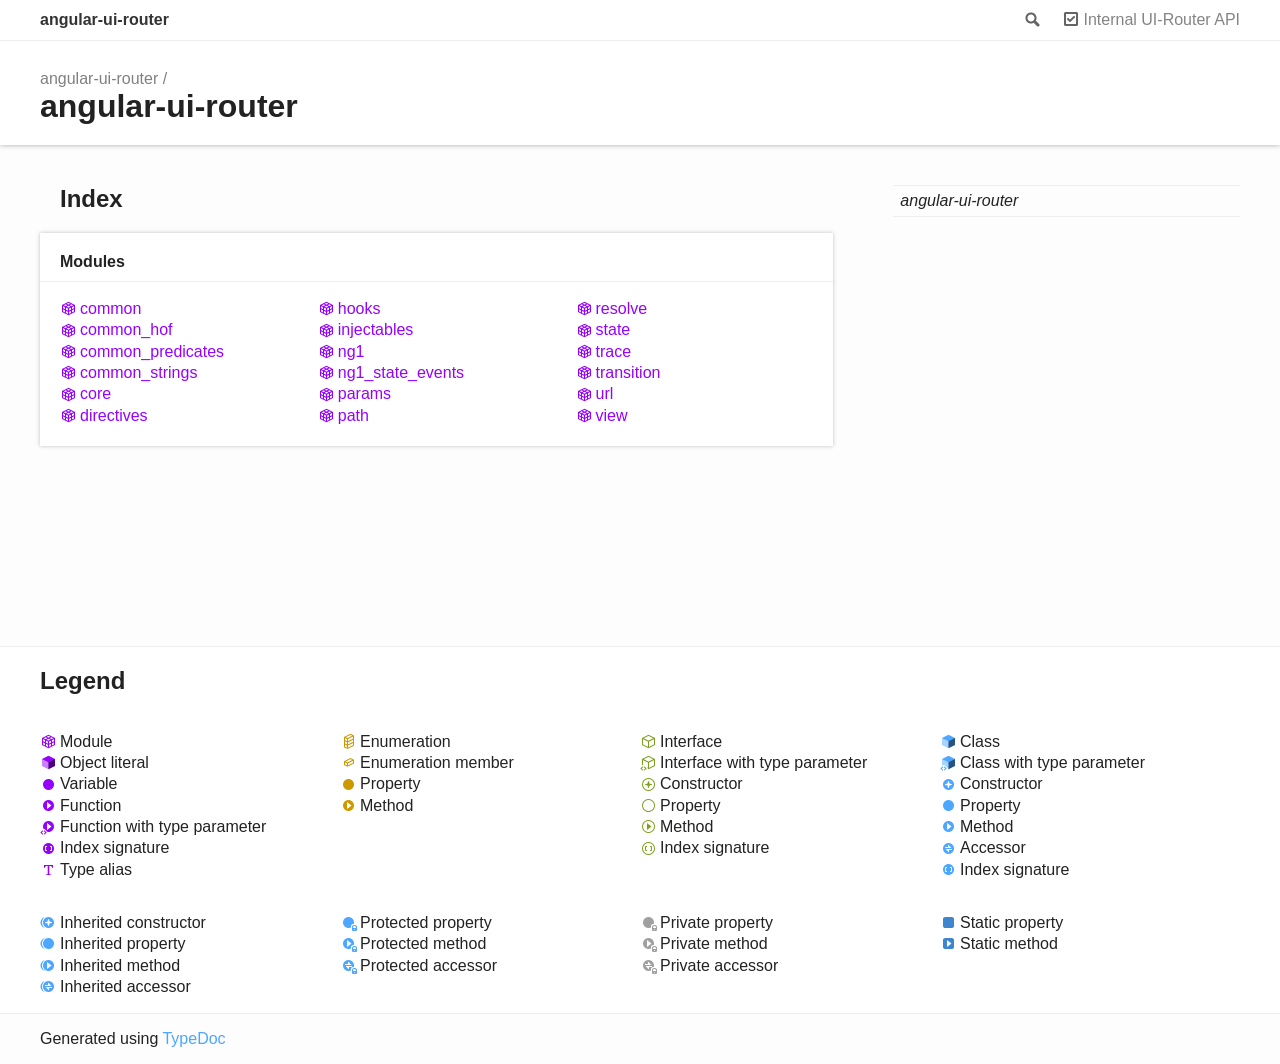
<file: node_modules/angular-ui-router/_doc/globals.html>
<!doctype html>
<html class="default no-js">
<head>
	<meta charset="utf-8">
	<meta http-equiv="X-UA-Compatible" content="IE=edge">
	<title>angular-ui-router</title>
	<meta name="description" content="">
	<meta name="viewport" content="width=device-width, initial-scale=1">
	<link rel="stylesheet" href="assets/css/main.css">
	<link rel="stylesheet" href="assets/css/uirouter.css">
	<script src="assets/js/modernizr.js"></script>
	<script src="assets/js/reset.js"></script>
</head>
<body>
<header>
	<div class="tsd-page-toolbar">
		<div class="container">
			<div class="table-wrap">
				<div class="table-cell" id="tsd-search" data-index="assets/js/search.js" data-base=".">
					<div class="field">
						<label for="tsd-search-field" class="tsd-widget search no-caption">Search</label>
						<input id="tsd-search-field" type="text" />
					</div>
					<ul class="results">
						<li class="state loading">Preparing search index...</li>
						<li class="state failure">The search index is not available</li>
					</ul>
					<a href="index.html" class="title">angular-ui-router</a>
				</div>
				<div class="table-cell" id="tsd-widgets">
					<div id="tsd-filter">
						<a href="#" class="tsd-widget options no-caption" data-toggle="options">Options</a>
						<div class="tsd-filter-group">
							<!--
                            <div class="tsd-select" id="tsd-filter-visibility">
                                <span class="tsd-select-label">All</span>
                                <ul class="tsd-select-list">
                                    <li data-value="public">Public</li>
                                    <li data-value="protected">Public/Protected</li>
                                    <li data-value="private" class="selected">All</li>
                                </ul>
                            </div>

                            <input type="checkbox" id="tsd-filter-inherited" checked />
                            <label class="tsd-widget" for="tsd-filter-inherited">Inherited</label>
                            -->
							<input type="checkbox" id="tsd-filter-externals" checked />
							<label class="tsd-widget" for="tsd-filter-externals">Internal UI-Router API</label>
							<!--
                                <input type="checkbox" id="tsd-filter-only-exported" />
                                <label class="tsd-widget" for="tsd-filter-only-exported">Only exported</label>
                            -->
						</div>
					</div>
					<a href="#" class="tsd-widget menu no-caption" data-toggle="menu">Menu</a>
				</div>
			</div>
		</div>
	</div>
	<div class="tsd-page-title">
		<div class="container">
			<ul class="tsd-breadcrumb">
				<li>
					<a href="index.html">angular-ui-router</a>
				</li>
			</ul>
			<h1> angular-ui-router</h1>
		</div>
	</div>
</header>
<div class="container container-main">
	<div class="row">
		<div class="col-8 col-content">
			<section class="tsd-panel-group tsd-index-group">
				<h2>Index</h2>
				<section class="tsd-panel tsd-index-panel">
					<div class="tsd-index-content">
						<section class="tsd-index-section ">
							<h3>Modules</h3>
							<ul class="tsd-index-list">
								<li class="tsd-kind-external-module tsd-is-external"><a href="modules/common.html" class="tsd-kind-icon">common</a></li>
								<li class="tsd-kind-external-module tsd-is-external"><a href="modules/common_hof.html" class="tsd-kind-icon">common_<wbr>hof</a></li>
								<li class="tsd-kind-external-module tsd-is-external"><a href="modules/common_predicates.html" class="tsd-kind-icon">common_<wbr>predicates</a></li>
								<li class="tsd-kind-external-module tsd-is-external"><a href="modules/common_strings.html" class="tsd-kind-icon">common_<wbr>strings</a></li>
								<li class="tsd-kind-external-module"><a href="modules/core.html" class="tsd-kind-icon">core</a></li>
								<li class="tsd-kind-external-module"><a href="modules/directives.html" class="tsd-kind-icon">directives</a></li>
								<li class="tsd-kind-external-module tsd-is-external"><a href="modules/hooks.html" class="tsd-kind-icon">hooks</a></li>
								<li class="tsd-kind-external-module"><a href="modules/injectables.html" class="tsd-kind-icon">injectables</a></li>
								<li class="tsd-kind-external-module"><a href="modules/ng1.html" class="tsd-kind-icon">ng1</a></li>
								<li class="tsd-kind-external-module"><a href="modules/ng1_state_events.html" class="tsd-kind-icon">ng1_<wbr>state_<wbr>events</a></li>
								<li class="tsd-kind-external-module tsd-is-external"><a href="modules/params.html" class="tsd-kind-icon">params</a></li>
								<li class="tsd-kind-external-module tsd-is-external"><a href="modules/path.html" class="tsd-kind-icon">path</a></li>
								<li class="tsd-kind-external-module"><a href="modules/resolve.html" class="tsd-kind-icon">resolve</a></li>
								<li class="tsd-kind-external-module"><a href="modules/state.html" class="tsd-kind-icon">state</a></li>
								<li class="tsd-kind-external-module"><a href="modules/trace.html" class="tsd-kind-icon">trace</a></li>
								<li class="tsd-kind-external-module"><a href="modules/transition.html" class="tsd-kind-icon">transition</a></li>
								<li class="tsd-kind-external-module"><a href="modules/url.html" class="tsd-kind-icon">url</a></li>
								<li class="tsd-kind-external-module tsd-is-external"><a href="modules/view.html" class="tsd-kind-icon">view</a></li>
							</ul>
						</section>
					</div>
				</section>
			</section>
		</div>
		<div class="col-4 col-menu menu-sticky-wrap menu-highlight">
			<nav class="tsd-navigation primary">
				<ul>
					<li class="globals  ">
						<a href="index.html"><em>angular-<wbr>ui-<wbr>router</em></a>
					</li>
				</ul>
			</nav>
			<nav class="tsd-navigation secondary menu-sticky">
				<ul class="before-current">
				</ul>
			</nav>
		</div>
	</div>
</div>
<footer class="with-border-bottom">
	<div class="container">
		<h2>Legend</h2>
		<div class="tsd-legend-group">
			<ul class="tsd-legend">
				<li class="tsd-kind-module"><span class="tsd-kind-icon">Module</span></li>
				<li class="tsd-kind-object-literal"><span class="tsd-kind-icon">Object literal</span></li>
				<li class="tsd-kind-variable"><span class="tsd-kind-icon">Variable</span></li>
				<li class="tsd-kind-function"><span class="tsd-kind-icon">Function</span></li>
				<li class="tsd-kind-function tsd-has-type-parameter"><span class="tsd-kind-icon">Function with type parameter</span></li>
				<li class="tsd-kind-index-signature"><span class="tsd-kind-icon">Index signature</span></li>
				<li class="tsd-kind-type-alias"><span class="tsd-kind-icon">Type alias</span></li>
			</ul>
			<ul class="tsd-legend">
				<li class="tsd-kind-enum"><span class="tsd-kind-icon">Enumeration</span></li>
				<li class="tsd-kind-enum-member"><span class="tsd-kind-icon">Enumeration member</span></li>
				<li class="tsd-kind-property tsd-parent-kind-enum"><span class="tsd-kind-icon">Property</span></li>
				<li class="tsd-kind-method tsd-parent-kind-enum"><span class="tsd-kind-icon">Method</span></li>
			</ul>
			<ul class="tsd-legend">
				<li class="tsd-kind-interface"><span class="tsd-kind-icon">Interface</span></li>
				<li class="tsd-kind-interface tsd-has-type-parameter"><span class="tsd-kind-icon">Interface with type parameter</span></li>
				<li class="tsd-kind-constructor tsd-parent-kind-interface"><span class="tsd-kind-icon">Constructor</span></li>
				<li class="tsd-kind-property tsd-parent-kind-interface"><span class="tsd-kind-icon">Property</span></li>
				<li class="tsd-kind-method tsd-parent-kind-interface"><span class="tsd-kind-icon">Method</span></li>
				<li class="tsd-kind-index-signature tsd-parent-kind-interface"><span class="tsd-kind-icon">Index signature</span></li>
			</ul>
			<ul class="tsd-legend">
				<li class="tsd-kind-class"><span class="tsd-kind-icon">Class</span></li>
				<li class="tsd-kind-class tsd-has-type-parameter"><span class="tsd-kind-icon">Class with type parameter</span></li>
				<li class="tsd-kind-constructor tsd-parent-kind-class"><span class="tsd-kind-icon">Constructor</span></li>
				<li class="tsd-kind-property tsd-parent-kind-class"><span class="tsd-kind-icon">Property</span></li>
				<li class="tsd-kind-method tsd-parent-kind-class"><span class="tsd-kind-icon">Method</span></li>
				<li class="tsd-kind-accessor tsd-parent-kind-class"><span class="tsd-kind-icon">Accessor</span></li>
				<li class="tsd-kind-index-signature tsd-parent-kind-class"><span class="tsd-kind-icon">Index signature</span></li>
			</ul>
			<ul class="tsd-legend">
				<li class="tsd-kind-constructor tsd-parent-kind-class tsd-is-inherited"><span class="tsd-kind-icon">Inherited constructor</span></li>
				<li class="tsd-kind-property tsd-parent-kind-class tsd-is-inherited"><span class="tsd-kind-icon">Inherited property</span></li>
				<li class="tsd-kind-method tsd-parent-kind-class tsd-is-inherited"><span class="tsd-kind-icon">Inherited method</span></li>
				<li class="tsd-kind-accessor tsd-parent-kind-class tsd-is-inherited"><span class="tsd-kind-icon">Inherited accessor</span></li>
			</ul>
			<ul class="tsd-legend">
				<li class="tsd-kind-property tsd-parent-kind-class tsd-is-protected"><span class="tsd-kind-icon">Protected property</span></li>
				<li class="tsd-kind-method tsd-parent-kind-class tsd-is-protected"><span class="tsd-kind-icon">Protected method</span></li>
				<li class="tsd-kind-accessor tsd-parent-kind-class tsd-is-protected"><span class="tsd-kind-icon">Protected accessor</span></li>
			</ul>
			<ul class="tsd-legend">
				<li class="tsd-kind-property tsd-parent-kind-class tsd-is-private"><span class="tsd-kind-icon">Private property</span></li>
				<li class="tsd-kind-method tsd-parent-kind-class tsd-is-private"><span class="tsd-kind-icon">Private method</span></li>
				<li class="tsd-kind-accessor tsd-parent-kind-class tsd-is-private"><span class="tsd-kind-icon">Private accessor</span></li>
			</ul>
			<ul class="tsd-legend">
				<li class="tsd-kind-property tsd-parent-kind-class tsd-is-static"><span class="tsd-kind-icon">Static property</span></li>
				<li class="tsd-kind-call-signature tsd-parent-kind-class tsd-is-static"><span class="tsd-kind-icon">Static method</span></li>
			</ul>
		</div>
	</div>
</footer>
<div class="container tsd-generator">
	<p>Generated using <a href="http://typedoc.io" target="_blank">TypeDoc</a></p>
</div>
<div class="overlay"></div>
<script src="assets/js/main.js"></script>
<script>if (location.protocol == 'file:') document.write('<script src="assets/js/search.js"><' + '/script>');</script>
</body>
</html>
</file>
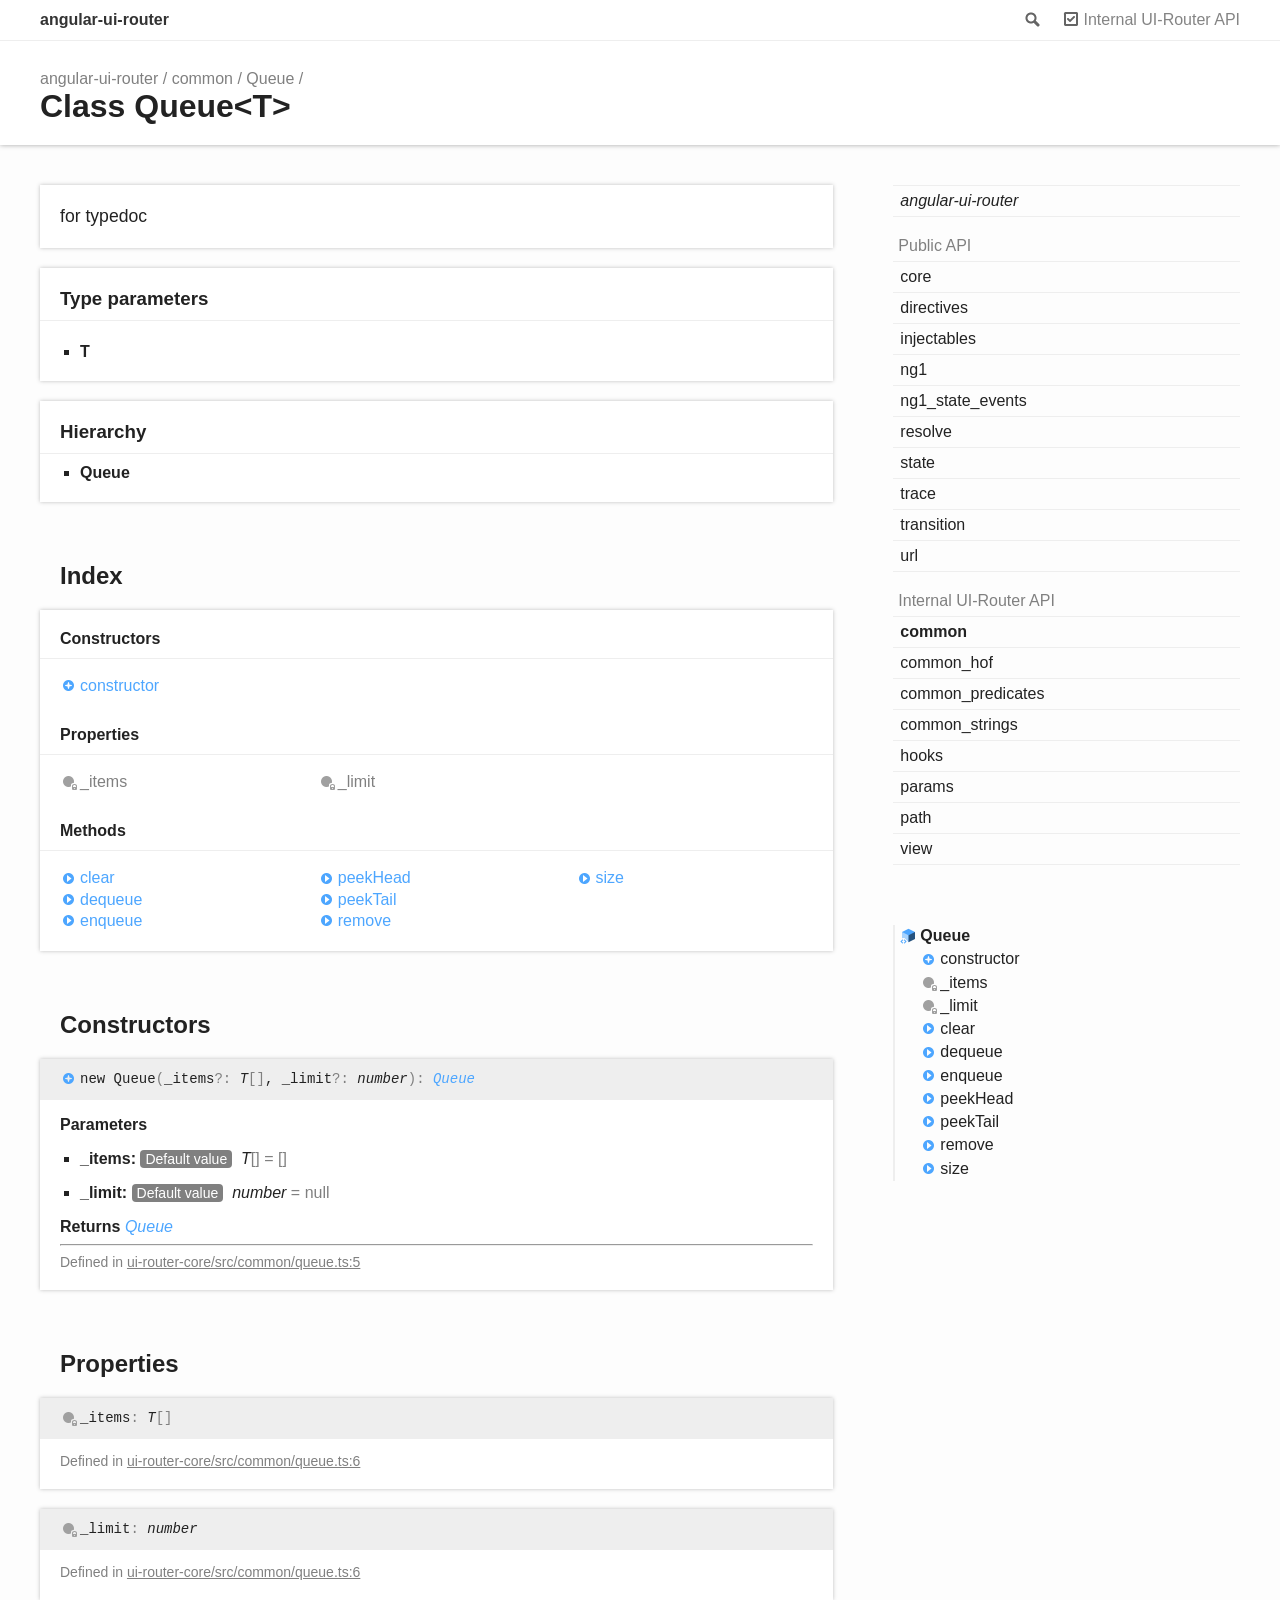
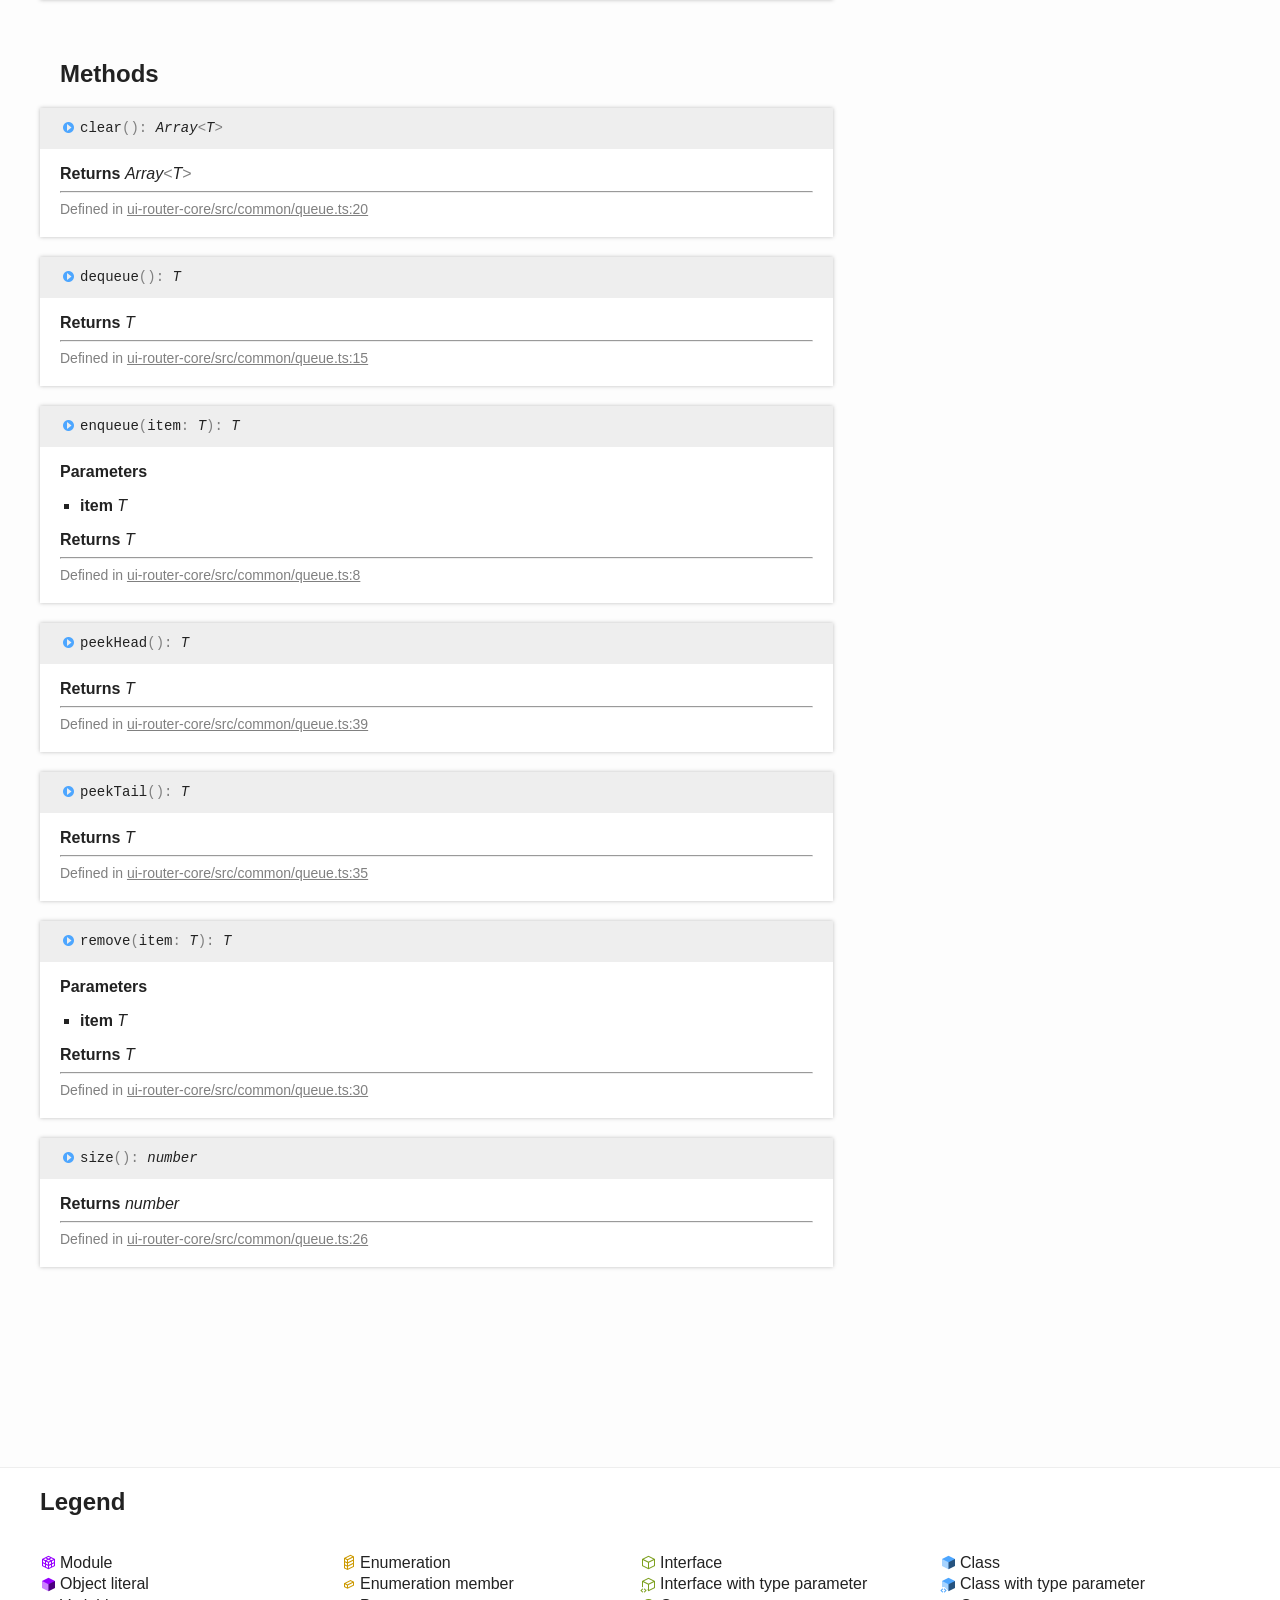
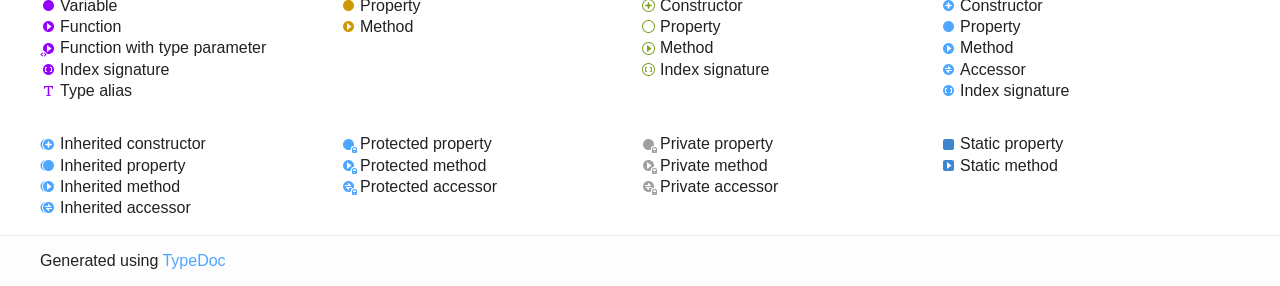
<file: node_modules/angular-ui-router/_doc/classes/common.queue.html>
<!doctype html>
<html class="default no-js">
<head>
	<meta charset="utf-8">
	<meta http-equiv="X-UA-Compatible" content="IE=edge">
	<title>Queue | angular-ui-router</title>
	<meta name="description" content="">
	<meta name="viewport" content="width=device-width, initial-scale=1">
	<link rel="stylesheet" href="../assets/css/main.css">
	<link rel="stylesheet" href="../assets/css/uirouter.css">
	<script src="../assets/js/modernizr.js"></script>
	<script src="../assets/js/reset.js"></script>
</head>
<body>
<header>
	<div class="tsd-page-toolbar">
		<div class="container">
			<div class="table-wrap">
				<div class="table-cell" id="tsd-search" data-index="../assets/js/search.js" data-base="..">
					<div class="field">
						<label for="tsd-search-field" class="tsd-widget search no-caption">Search</label>
						<input id="tsd-search-field" type="text" />
					</div>
					<ul class="results">
						<li class="state loading">Preparing search index...</li>
						<li class="state failure">The search index is not available</li>
					</ul>
					<a href="../index.html" class="title">angular-ui-router</a>
				</div>
				<div class="table-cell" id="tsd-widgets">
					<div id="tsd-filter">
						<a href="#" class="tsd-widget options no-caption" data-toggle="options">Options</a>
						<div class="tsd-filter-group">
							<!--
                            <div class="tsd-select" id="tsd-filter-visibility">
                                <span class="tsd-select-label">All</span>
                                <ul class="tsd-select-list">
                                    <li data-value="public">Public</li>
                                    <li data-value="protected">Public/Protected</li>
                                    <li data-value="private" class="selected">All</li>
                                </ul>
                            </div>

                            <input type="checkbox" id="tsd-filter-inherited" checked />
                            <label class="tsd-widget" for="tsd-filter-inherited">Inherited</label>
                            -->
							<input type="checkbox" id="tsd-filter-externals" checked />
							<label class="tsd-widget" for="tsd-filter-externals">Internal UI-Router API</label>
							<!--
                                <input type="checkbox" id="tsd-filter-only-exported" />
                                <label class="tsd-widget" for="tsd-filter-only-exported">Only exported</label>
                            -->
						</div>
					</div>
					<a href="#" class="tsd-widget menu no-caption" data-toggle="menu">Menu</a>
				</div>
			</div>
		</div>
	</div>
	<div class="tsd-page-title">
		<div class="container">
			<ul class="tsd-breadcrumb">
				<li>
					<a href="../index.html">angular-ui-router</a>
				</li>
				<li>
					<a href="../modules/common.html">common</a>
				</li>
				<li>
					<a href="common.queue.html">Queue</a>
				</li>
			</ul>
			<h1>Class Queue&lt;T&gt;</h1>
		</div>
	</div>
</header>
<div class="container container-main">
	<div class="row">
		<div class="col-8 col-content">
			<section class="tsd-panel tsd-comment">
				<div class="tsd-comment tsd-typography">
					<div class="lead">
						<p>for typedoc</p>
					</div>
				</div>
			</section>
			<section class="tsd-panel tsd-type-parameters">
				<h3>Type parameters</h3>
				<ul class="tsd-type-parameters">
					<li>
						<h4>T</h4>
					</li>
				</ul>
			</section>
			<section class="tsd-panel tsd-hierarchy">
				<h3>Hierarchy</h3>
				<ul class="tsd-hierarchy">
					<li>
						<span class="target">Queue</span>
					</li>
				</ul>
			</section>
			<section class="tsd-panel-group tsd-index-group">
				<h2>Index</h2>
				<section class="tsd-panel tsd-index-panel">
					<div class="tsd-index-content">
						<section class="tsd-index-section tsd-is-external">
							<h3>Constructors</h3>
							<ul class="tsd-index-list">
								<li class="tsd-kind-constructor tsd-parent-kind-class tsd-is-external"><a href="common.queue.html#constructor" class="tsd-kind-icon">constructor</a></li>
							</ul>
						</section>
						<section class="tsd-index-section tsd-is-private tsd-is-private-protected tsd-is-external">
							<h3>Properties</h3>
							<ul class="tsd-index-list">
								<li class="tsd-kind-property tsd-parent-kind-class tsd-is-private tsd-is-external"><a href="common.queue.html#_items" class="tsd-kind-icon">_items</a></li>
								<li class="tsd-kind-property tsd-parent-kind-class tsd-is-private tsd-is-external"><a href="common.queue.html#_limit" class="tsd-kind-icon">_limit</a></li>
							</ul>
						</section>
						<section class="tsd-index-section tsd-is-external">
							<h3>Methods</h3>
							<ul class="tsd-index-list">
								<li class="tsd-kind-method tsd-parent-kind-class tsd-is-external"><a href="common.queue.html#clear" class="tsd-kind-icon">clear</a></li>
								<li class="tsd-kind-method tsd-parent-kind-class tsd-is-external"><a href="common.queue.html#dequeue" class="tsd-kind-icon">dequeue</a></li>
								<li class="tsd-kind-method tsd-parent-kind-class tsd-is-external"><a href="common.queue.html#enqueue" class="tsd-kind-icon">enqueue</a></li>
								<li class="tsd-kind-method tsd-parent-kind-class tsd-is-external"><a href="common.queue.html#peekhead" class="tsd-kind-icon">peek<wbr>Head</a></li>
								<li class="tsd-kind-method tsd-parent-kind-class tsd-is-external"><a href="common.queue.html#peektail" class="tsd-kind-icon">peek<wbr>Tail</a></li>
								<li class="tsd-kind-method tsd-parent-kind-class tsd-is-external"><a href="common.queue.html#remove" class="tsd-kind-icon">remove</a></li>
								<li class="tsd-kind-method tsd-parent-kind-class tsd-is-external"><a href="common.queue.html#size" class="tsd-kind-icon">size</a></li>
							</ul>
						</section>
					</div>
				</section>
			</section>
			<section class="tsd-panel-group tsd-member-group tsd-is-external">
				<h2>Constructors</h2>
				<section class="tsd-panel tsd-member tsd-kind-constructor tsd-parent-kind-class tsd-is-external">
					<a name="constructor" class="tsd-anchor"></a>
					<!--
        <h3>constructor</h3>
    -->
					<ul class="tsd-signatures tsd-kind-constructor tsd-parent-kind-class tsd-is-external">
						<li class="tsd-signature tsd-kind-icon">new <wbr>Queue<span class="tsd-signature-symbol">(</span>_items<span class="tsd-signature-symbol">?: </span><span class="tsd-signature-type">T</span><span class="tsd-signature-symbol">[]</span>, _limit<span class="tsd-signature-symbol">?: </span><span class="tsd-signature-type">number</span><span class="tsd-signature-symbol">)</span><span class="tsd-signature-symbol">: </span><a href="common.queue.html" class="tsd-signature-type">Queue</a></li>
					</ul>
					<ul class="tsd-descriptions">
						<li class="tsd-description">
							<h4 class="tsd-parameters-title">Parameters</h4>
							<ul class="tsd-parameters">
								<li>
									<h5>_items: <span class="tsd-flag ts-flagDefault value">Default value</span>&nbsp; <span class="tsd-signature-type">T</span><span class="tsd-signature-symbol">[]</span><span class="tsd-signature-symbol"> =&nbsp;[]</span></h5>
								</li>
								<li>
									<h5>_limit: <span class="tsd-flag ts-flagDefault value">Default value</span>&nbsp; <span class="tsd-signature-type">number</span><span class="tsd-signature-symbol"> =&nbsp;null</span></h5>
								</li>
							</ul>
							<div class="tsd-returns">
								<h4 class="tsd-returns-title">Returns <a href="common.queue.html" class="tsd-signature-type">Queue</a></h4>
							</div>
							<hr>
							<aside class="tsd-sources">
								<ul>
									<li>Defined in <a href="https://github.com/ui-router/core/blob/659af73/src/common/queue.ts#L5">ui-router-core/src/common/queue.ts:5</a></li>
								</ul>
						</aside>        </li>
					</ul>
				</section>
			</section>
			<section class="tsd-panel-group tsd-member-group tsd-is-private tsd-is-private-protected tsd-is-external">
				<h2>Properties</h2>
				<section class="tsd-panel tsd-member tsd-kind-property tsd-parent-kind-class tsd-is-private tsd-is-external">
					<a name="_items" class="tsd-anchor"></a>
					<!--
        <h3><span class="tsd-flag ts-flagPrivate">Private</span> _items</h3>
    -->
					<div class="tsd-signature tsd-kind-icon">_items<span class="tsd-signature-symbol">:</span> <span class="tsd-signature-type">T</span><span class="tsd-signature-symbol">[]</span></div>
					<div class="tsd-declaration">
					</div>
					<aside class="tsd-sources">
						<ul>
							<li>Defined in <a href="https://github.com/ui-router/core/blob/659af73/src/common/queue.ts#L6">ui-router-core/src/common/queue.ts:6</a></li>
						</ul>
					</aside>
				</section>
				<section class="tsd-panel tsd-member tsd-kind-property tsd-parent-kind-class tsd-is-private tsd-is-external">
					<a name="_limit" class="tsd-anchor"></a>
					<!--
        <h3><span class="tsd-flag ts-flagPrivate">Private</span> _limit</h3>
    -->
					<div class="tsd-signature tsd-kind-icon">_limit<span class="tsd-signature-symbol">:</span> <span class="tsd-signature-type">number</span></div>
					<div class="tsd-declaration">
					</div>
					<aside class="tsd-sources">
						<ul>
							<li>Defined in <a href="https://github.com/ui-router/core/blob/659af73/src/common/queue.ts#L6">ui-router-core/src/common/queue.ts:6</a></li>
						</ul>
					</aside>
				</section>
			</section>
			<section class="tsd-panel-group tsd-member-group tsd-is-external">
				<h2>Methods</h2>
				<section class="tsd-panel tsd-member tsd-kind-method tsd-parent-kind-class tsd-is-external">
					<a name="clear" class="tsd-anchor"></a>
					<!--
        <h3>clear</h3>
    -->
					<ul class="tsd-signatures tsd-kind-method tsd-parent-kind-class tsd-is-external">
						<li class="tsd-signature tsd-kind-icon">clear<span class="tsd-signature-symbol">(</span><span class="tsd-signature-symbol">)</span><span class="tsd-signature-symbol">: </span><span class="tsd-signature-type">Array</span><span class="tsd-signature-symbol">&lt;</span><span class="tsd-signature-type">T</span><span class="tsd-signature-symbol">&gt;</span></li>
					</ul>
					<ul class="tsd-descriptions">
						<li class="tsd-description">
							<div class="tsd-returns">
								<h4 class="tsd-returns-title">Returns <span class="tsd-signature-type">Array</span><span class="tsd-signature-symbol">&lt;</span><span class="tsd-signature-type">T</span><span class="tsd-signature-symbol">&gt;</span></h4>
							</div>
							<hr>
							<aside class="tsd-sources">
								<ul>
									<li>Defined in <a href="https://github.com/ui-router/core/blob/659af73/src/common/queue.ts#L20">ui-router-core/src/common/queue.ts:20</a></li>
								</ul>
						</aside>        </li>
					</ul>
				</section>
				<section class="tsd-panel tsd-member tsd-kind-method tsd-parent-kind-class tsd-is-external">
					<a name="dequeue" class="tsd-anchor"></a>
					<!--
        <h3>dequeue</h3>
    -->
					<ul class="tsd-signatures tsd-kind-method tsd-parent-kind-class tsd-is-external">
						<li class="tsd-signature tsd-kind-icon">dequeue<span class="tsd-signature-symbol">(</span><span class="tsd-signature-symbol">)</span><span class="tsd-signature-symbol">: </span><span class="tsd-signature-type">T</span></li>
					</ul>
					<ul class="tsd-descriptions">
						<li class="tsd-description">
							<div class="tsd-returns">
								<h4 class="tsd-returns-title">Returns <span class="tsd-signature-type">T</span></h4>
							</div>
							<hr>
							<aside class="tsd-sources">
								<ul>
									<li>Defined in <a href="https://github.com/ui-router/core/blob/659af73/src/common/queue.ts#L15">ui-router-core/src/common/queue.ts:15</a></li>
								</ul>
						</aside>        </li>
					</ul>
				</section>
				<section class="tsd-panel tsd-member tsd-kind-method tsd-parent-kind-class tsd-is-external">
					<a name="enqueue" class="tsd-anchor"></a>
					<!--
        <h3>enqueue</h3>
    -->
					<ul class="tsd-signatures tsd-kind-method tsd-parent-kind-class tsd-is-external">
						<li class="tsd-signature tsd-kind-icon">enqueue<span class="tsd-signature-symbol">(</span>item<span class="tsd-signature-symbol">: </span><span class="tsd-signature-type">T</span><span class="tsd-signature-symbol">)</span><span class="tsd-signature-symbol">: </span><span class="tsd-signature-type">T</span></li>
					</ul>
					<ul class="tsd-descriptions">
						<li class="tsd-description">
							<h4 class="tsd-parameters-title">Parameters</h4>
							<ul class="tsd-parameters">
								<li>
									<h5>item <span class="tsd-signature-type">T</span></h5>
								</li>
							</ul>
							<div class="tsd-returns">
								<h4 class="tsd-returns-title">Returns <span class="tsd-signature-type">T</span></h4>
							</div>
							<hr>
							<aside class="tsd-sources">
								<ul>
									<li>Defined in <a href="https://github.com/ui-router/core/blob/659af73/src/common/queue.ts#L8">ui-router-core/src/common/queue.ts:8</a></li>
								</ul>
						</aside>        </li>
					</ul>
				</section>
				<section class="tsd-panel tsd-member tsd-kind-method tsd-parent-kind-class tsd-is-external">
					<a name="peekhead" class="tsd-anchor"></a>
					<!--
        <h3>peek<wbr>Head</h3>
    -->
					<ul class="tsd-signatures tsd-kind-method tsd-parent-kind-class tsd-is-external">
						<li class="tsd-signature tsd-kind-icon">peek<wbr>Head<span class="tsd-signature-symbol">(</span><span class="tsd-signature-symbol">)</span><span class="tsd-signature-symbol">: </span><span class="tsd-signature-type">T</span></li>
					</ul>
					<ul class="tsd-descriptions">
						<li class="tsd-description">
							<div class="tsd-returns">
								<h4 class="tsd-returns-title">Returns <span class="tsd-signature-type">T</span></h4>
							</div>
							<hr>
							<aside class="tsd-sources">
								<ul>
									<li>Defined in <a href="https://github.com/ui-router/core/blob/659af73/src/common/queue.ts#L39">ui-router-core/src/common/queue.ts:39</a></li>
								</ul>
						</aside>        </li>
					</ul>
				</section>
				<section class="tsd-panel tsd-member tsd-kind-method tsd-parent-kind-class tsd-is-external">
					<a name="peektail" class="tsd-anchor"></a>
					<!--
        <h3>peek<wbr>Tail</h3>
    -->
					<ul class="tsd-signatures tsd-kind-method tsd-parent-kind-class tsd-is-external">
						<li class="tsd-signature tsd-kind-icon">peek<wbr>Tail<span class="tsd-signature-symbol">(</span><span class="tsd-signature-symbol">)</span><span class="tsd-signature-symbol">: </span><span class="tsd-signature-type">T</span></li>
					</ul>
					<ul class="tsd-descriptions">
						<li class="tsd-description">
							<div class="tsd-returns">
								<h4 class="tsd-returns-title">Returns <span class="tsd-signature-type">T</span></h4>
							</div>
							<hr>
							<aside class="tsd-sources">
								<ul>
									<li>Defined in <a href="https://github.com/ui-router/core/blob/659af73/src/common/queue.ts#L35">ui-router-core/src/common/queue.ts:35</a></li>
								</ul>
						</aside>        </li>
					</ul>
				</section>
				<section class="tsd-panel tsd-member tsd-kind-method tsd-parent-kind-class tsd-is-external">
					<a name="remove" class="tsd-anchor"></a>
					<!--
        <h3>remove</h3>
    -->
					<ul class="tsd-signatures tsd-kind-method tsd-parent-kind-class tsd-is-external">
						<li class="tsd-signature tsd-kind-icon">remove<span class="tsd-signature-symbol">(</span>item<span class="tsd-signature-symbol">: </span><span class="tsd-signature-type">T</span><span class="tsd-signature-symbol">)</span><span class="tsd-signature-symbol">: </span><span class="tsd-signature-type">T</span></li>
					</ul>
					<ul class="tsd-descriptions">
						<li class="tsd-description">
							<h4 class="tsd-parameters-title">Parameters</h4>
							<ul class="tsd-parameters">
								<li>
									<h5>item <span class="tsd-signature-type">T</span></h5>
								</li>
							</ul>
							<div class="tsd-returns">
								<h4 class="tsd-returns-title">Returns <span class="tsd-signature-type">T</span></h4>
							</div>
							<hr>
							<aside class="tsd-sources">
								<ul>
									<li>Defined in <a href="https://github.com/ui-router/core/blob/659af73/src/common/queue.ts#L30">ui-router-core/src/common/queue.ts:30</a></li>
								</ul>
						</aside>        </li>
					</ul>
				</section>
				<section class="tsd-panel tsd-member tsd-kind-method tsd-parent-kind-class tsd-is-external">
					<a name="size" class="tsd-anchor"></a>
					<!--
        <h3>size</h3>
    -->
					<ul class="tsd-signatures tsd-kind-method tsd-parent-kind-class tsd-is-external">
						<li class="tsd-signature tsd-kind-icon">size<span class="tsd-signature-symbol">(</span><span class="tsd-signature-symbol">)</span><span class="tsd-signature-symbol">: </span><span class="tsd-signature-type">number</span></li>
					</ul>
					<ul class="tsd-descriptions">
						<li class="tsd-description">
							<div class="tsd-returns">
								<h4 class="tsd-returns-title">Returns <span class="tsd-signature-type">number</span></h4>
							</div>
							<hr>
							<aside class="tsd-sources">
								<ul>
									<li>Defined in <a href="https://github.com/ui-router/core/blob/659af73/src/common/queue.ts#L26">ui-router-core/src/common/queue.ts:26</a></li>
								</ul>
						</aside>        </li>
					</ul>
				</section>
			</section>
		</div>
		<div class="col-4 col-menu menu-sticky-wrap menu-highlight">
			<nav class="tsd-navigation primary">
				<ul>
					<li class="globals  ">
						<a href="../index.html"><em>angular-<wbr>ui-<wbr>router</em></a>
					</li>
					<li class="label tsd-is-external">
						<span>Public API</span>
					</li>
					<li class=" tsd-kind-external-module">
						<a href="../modules/core.html">core</a>
					</li>
					<li class=" tsd-kind-external-module">
						<a href="../modules/directives.html">directives</a>
					</li>
					<li class=" tsd-kind-external-module">
						<a href="../modules/injectables.html">injectables</a>
					</li>
					<li class=" tsd-kind-external-module">
						<a href="../modules/ng1.html">ng1</a>
					</li>
					<li class=" tsd-kind-external-module">
						<a href="../modules/ng1_state_events.html">ng1_<wbr>state_<wbr>events</a>
					</li>
					<li class=" tsd-kind-external-module">
						<a href="../modules/resolve.html">resolve</a>
					</li>
					<li class=" tsd-kind-external-module">
						<a href="../modules/state.html">state</a>
					</li>
					<li class=" tsd-kind-external-module">
						<a href="../modules/trace.html">trace</a>
					</li>
					<li class=" tsd-kind-external-module">
						<a href="../modules/transition.html">transition</a>
					</li>
					<li class=" tsd-kind-external-module">
						<a href="../modules/url.html">url</a>
					</li>
					<li class="label tsd-is-external">
						<span>Internal UI-<wbr><wbr>Router API</span>
					</li>
					<li class="current tsd-kind-external-module tsd-is-external">
						<a href="../modules/common.html">common</a>
					</li>
					<li class=" tsd-kind-external-module tsd-is-external">
						<a href="../modules/common_hof.html">common_<wbr>hof</a>
					</li>
					<li class=" tsd-kind-external-module tsd-is-external">
						<a href="../modules/common_predicates.html">common_<wbr>predicates</a>
					</li>
					<li class=" tsd-kind-external-module tsd-is-external">
						<a href="../modules/common_strings.html">common_<wbr>strings</a>
					</li>
					<li class=" tsd-kind-external-module tsd-is-external">
						<a href="../modules/hooks.html">hooks</a>
					</li>
					<li class=" tsd-kind-external-module tsd-is-external">
						<a href="../modules/params.html">params</a>
					</li>
					<li class=" tsd-kind-external-module tsd-is-external">
						<a href="../modules/path.html">path</a>
					</li>
					<li class=" tsd-kind-external-module tsd-is-external">
						<a href="../modules/view.html">view</a>
					</li>
				</ul>
			</nav>
			<nav class="tsd-navigation secondary menu-sticky">
				<ul class="before-current">
				</ul>
				<ul class="current">
					<li class="current tsd-kind-class tsd-parent-kind-external-module tsd-has-type-parameter tsd-is-external">
						<a href="common.queue.html" class="tsd-kind-icon">Queue</a>
						<ul>
							<li class=" tsd-kind-constructor tsd-parent-kind-class tsd-is-external">
								<a href="common.queue.html#constructor" class="tsd-kind-icon">constructor</a>
							</li>
							<li class=" tsd-kind-property tsd-parent-kind-class tsd-is-private tsd-is-external">
								<a href="common.queue.html#_items" class="tsd-kind-icon">_items</a>
							</li>
							<li class=" tsd-kind-property tsd-parent-kind-class tsd-is-private tsd-is-external">
								<a href="common.queue.html#_limit" class="tsd-kind-icon">_limit</a>
							</li>
							<li class=" tsd-kind-method tsd-parent-kind-class tsd-is-external">
								<a href="common.queue.html#clear" class="tsd-kind-icon">clear</a>
							</li>
							<li class=" tsd-kind-method tsd-parent-kind-class tsd-is-external">
								<a href="common.queue.html#dequeue" class="tsd-kind-icon">dequeue</a>
							</li>
							<li class=" tsd-kind-method tsd-parent-kind-class tsd-is-external">
								<a href="common.queue.html#enqueue" class="tsd-kind-icon">enqueue</a>
							</li>
							<li class=" tsd-kind-method tsd-parent-kind-class tsd-is-external">
								<a href="common.queue.html#peekhead" class="tsd-kind-icon">peek<wbr>Head</a>
							</li>
							<li class=" tsd-kind-method tsd-parent-kind-class tsd-is-external">
								<a href="common.queue.html#peektail" class="tsd-kind-icon">peek<wbr>Tail</a>
							</li>
							<li class=" tsd-kind-method tsd-parent-kind-class tsd-is-external">
								<a href="common.queue.html#remove" class="tsd-kind-icon">remove</a>
							</li>
							<li class=" tsd-kind-method tsd-parent-kind-class tsd-is-external">
								<a href="common.queue.html#size" class="tsd-kind-icon">size</a>
							</li>
						</ul>
					</li>
				</ul>
				<ul class="after-current">
				</ul>
			</nav>
		</div>
	</div>
</div>
<footer class="with-border-bottom">
	<div class="container">
		<h2>Legend</h2>
		<div class="tsd-legend-group">
			<ul class="tsd-legend">
				<li class="tsd-kind-module"><span class="tsd-kind-icon">Module</span></li>
				<li class="tsd-kind-object-literal"><span class="tsd-kind-icon">Object literal</span></li>
				<li class="tsd-kind-variable"><span class="tsd-kind-icon">Variable</span></li>
				<li class="tsd-kind-function"><span class="tsd-kind-icon">Function</span></li>
				<li class="tsd-kind-function tsd-has-type-parameter"><span class="tsd-kind-icon">Function with type parameter</span></li>
				<li class="tsd-kind-index-signature"><span class="tsd-kind-icon">Index signature</span></li>
				<li class="tsd-kind-type-alias"><span class="tsd-kind-icon">Type alias</span></li>
			</ul>
			<ul class="tsd-legend">
				<li class="tsd-kind-enum"><span class="tsd-kind-icon">Enumeration</span></li>
				<li class="tsd-kind-enum-member"><span class="tsd-kind-icon">Enumeration member</span></li>
				<li class="tsd-kind-property tsd-parent-kind-enum"><span class="tsd-kind-icon">Property</span></li>
				<li class="tsd-kind-method tsd-parent-kind-enum"><span class="tsd-kind-icon">Method</span></li>
			</ul>
			<ul class="tsd-legend">
				<li class="tsd-kind-interface"><span class="tsd-kind-icon">Interface</span></li>
				<li class="tsd-kind-interface tsd-has-type-parameter"><span class="tsd-kind-icon">Interface with type parameter</span></li>
				<li class="tsd-kind-constructor tsd-parent-kind-interface"><span class="tsd-kind-icon">Constructor</span></li>
				<li class="tsd-kind-property tsd-parent-kind-interface"><span class="tsd-kind-icon">Property</span></li>
				<li class="tsd-kind-method tsd-parent-kind-interface"><span class="tsd-kind-icon">Method</span></li>
				<li class="tsd-kind-index-signature tsd-parent-kind-interface"><span class="tsd-kind-icon">Index signature</span></li>
			</ul>
			<ul class="tsd-legend">
				<li class="tsd-kind-class"><span class="tsd-kind-icon">Class</span></li>
				<li class="tsd-kind-class tsd-has-type-parameter"><span class="tsd-kind-icon">Class with type parameter</span></li>
				<li class="tsd-kind-constructor tsd-parent-kind-class"><span class="tsd-kind-icon">Constructor</span></li>
				<li class="tsd-kind-property tsd-parent-kind-class"><span class="tsd-kind-icon">Property</span></li>
				<li class="tsd-kind-method tsd-parent-kind-class"><span class="tsd-kind-icon">Method</span></li>
				<li class="tsd-kind-accessor tsd-parent-kind-class"><span class="tsd-kind-icon">Accessor</span></li>
				<li class="tsd-kind-index-signature tsd-parent-kind-class"><span class="tsd-kind-icon">Index signature</span></li>
			</ul>
			<ul class="tsd-legend">
				<li class="tsd-kind-constructor tsd-parent-kind-class tsd-is-inherited"><span class="tsd-kind-icon">Inherited constructor</span></li>
				<li class="tsd-kind-property tsd-parent-kind-class tsd-is-inherited"><span class="tsd-kind-icon">Inherited property</span></li>
				<li class="tsd-kind-method tsd-parent-kind-class tsd-is-inherited"><span class="tsd-kind-icon">Inherited method</span></li>
				<li class="tsd-kind-accessor tsd-parent-kind-class tsd-is-inherited"><span class="tsd-kind-icon">Inherited accessor</span></li>
			</ul>
			<ul class="tsd-legend">
				<li class="tsd-kind-property tsd-parent-kind-class tsd-is-protected"><span class="tsd-kind-icon">Protected property</span></li>
				<li class="tsd-kind-method tsd-parent-kind-class tsd-is-protected"><span class="tsd-kind-icon">Protected method</span></li>
				<li class="tsd-kind-accessor tsd-parent-kind-class tsd-is-protected"><span class="tsd-kind-icon">Protected accessor</span></li>
			</ul>
			<ul class="tsd-legend">
				<li class="tsd-kind-property tsd-parent-kind-class tsd-is-private"><span class="tsd-kind-icon">Private property</span></li>
				<li class="tsd-kind-method tsd-parent-kind-class tsd-is-private"><span class="tsd-kind-icon">Private method</span></li>
				<li class="tsd-kind-accessor tsd-parent-kind-class tsd-is-private"><span class="tsd-kind-icon">Private accessor</span></li>
			</ul>
			<ul class="tsd-legend">
				<li class="tsd-kind-property tsd-parent-kind-class tsd-is-static"><span class="tsd-kind-icon">Static property</span></li>
				<li class="tsd-kind-call-signature tsd-parent-kind-class tsd-is-static"><span class="tsd-kind-icon">Static method</span></li>
			</ul>
		</div>
	</div>
</footer>
<div class="container tsd-generator">
	<p>Generated using <a href="http://typedoc.io" target="_blank">TypeDoc</a></p>
</div>
<div class="overlay"></div>
<script src="../assets/js/main.js"></script>
<script>if (location.protocol == 'file:') document.write('<script src="../assets/js/search.js"><' + '/script>');</script>
</body>
</html>
</file>
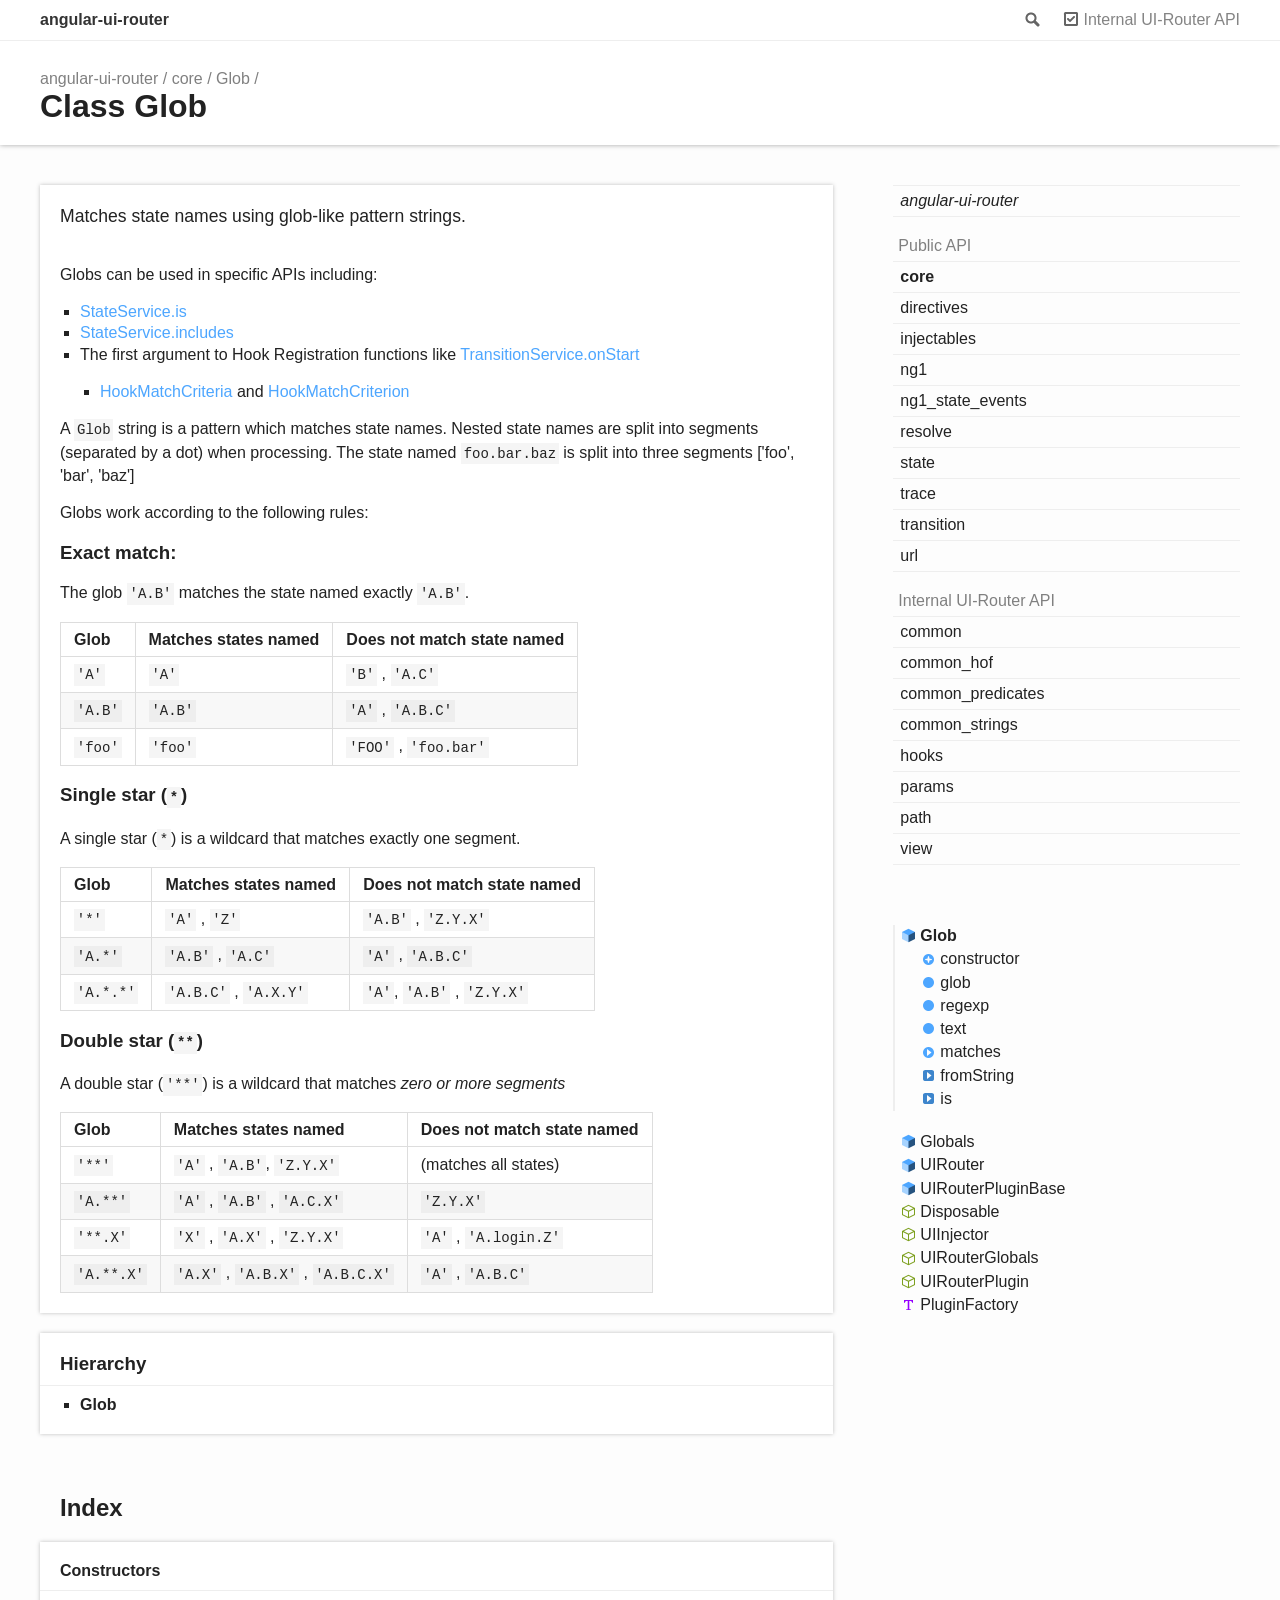
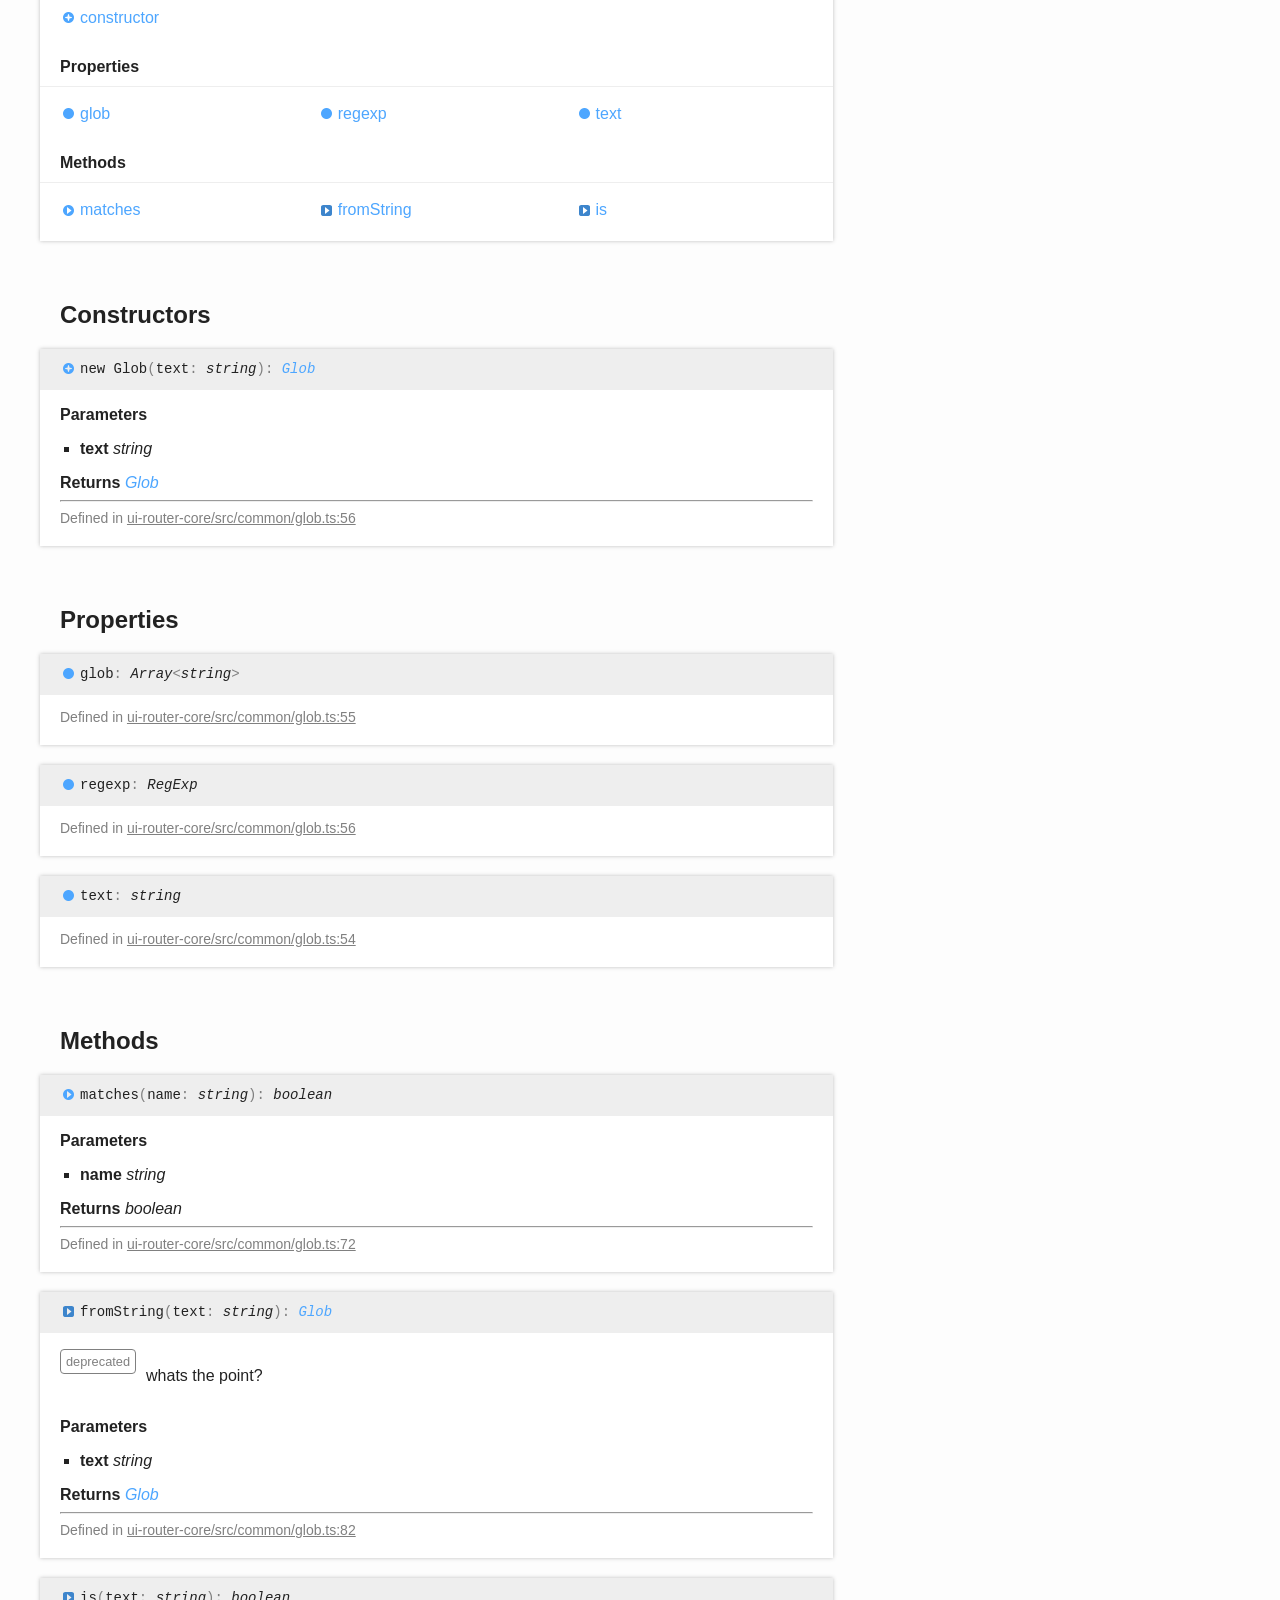
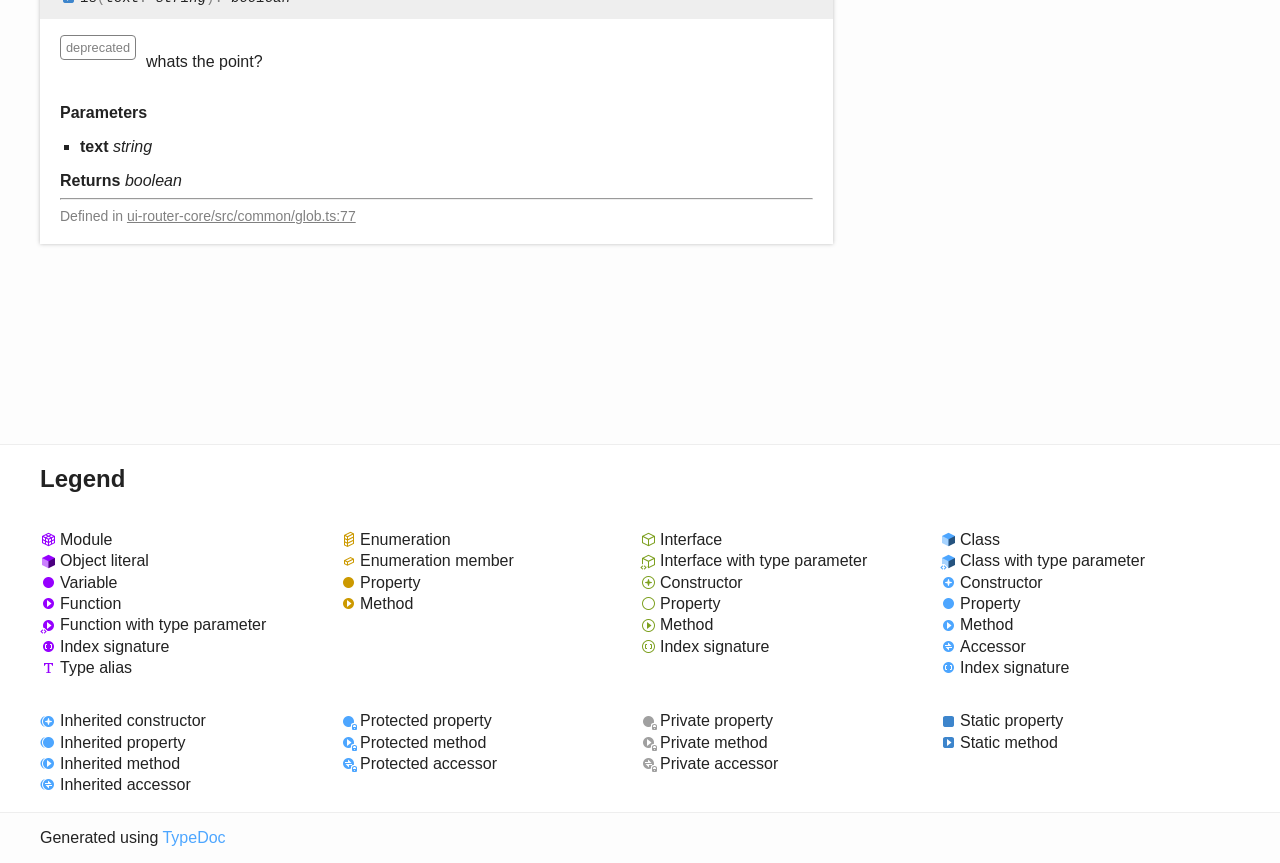
<file: node_modules/angular-ui-router/_doc/classes/core.glob.html>
<!doctype html>
<html class="default no-js">
<head>
	<meta charset="utf-8">
	<meta http-equiv="X-UA-Compatible" content="IE=edge">
	<title>Glob | angular-ui-router</title>
	<meta name="description" content="">
	<meta name="viewport" content="width=device-width, initial-scale=1">
	<link rel="stylesheet" href="../assets/css/main.css">
	<link rel="stylesheet" href="../assets/css/uirouter.css">
	<script src="../assets/js/modernizr.js"></script>
	<script src="../assets/js/reset.js"></script>
</head>
<body>
<header>
	<div class="tsd-page-toolbar">
		<div class="container">
			<div class="table-wrap">
				<div class="table-cell" id="tsd-search" data-index="../assets/js/search.js" data-base="..">
					<div class="field">
						<label for="tsd-search-field" class="tsd-widget search no-caption">Search</label>
						<input id="tsd-search-field" type="text" />
					</div>
					<ul class="results">
						<li class="state loading">Preparing search index...</li>
						<li class="state failure">The search index is not available</li>
					</ul>
					<a href="../index.html" class="title">angular-ui-router</a>
				</div>
				<div class="table-cell" id="tsd-widgets">
					<div id="tsd-filter">
						<a href="#" class="tsd-widget options no-caption" data-toggle="options">Options</a>
						<div class="tsd-filter-group">
							<!--
                            <div class="tsd-select" id="tsd-filter-visibility">
                                <span class="tsd-select-label">All</span>
                                <ul class="tsd-select-list">
                                    <li data-value="public">Public</li>
                                    <li data-value="protected">Public/Protected</li>
                                    <li data-value="private" class="selected">All</li>
                                </ul>
                            </div>

                            <input type="checkbox" id="tsd-filter-inherited" checked />
                            <label class="tsd-widget" for="tsd-filter-inherited">Inherited</label>
                            -->
							<input type="checkbox" id="tsd-filter-externals" checked />
							<label class="tsd-widget" for="tsd-filter-externals">Internal UI-Router API</label>
							<!--
                                <input type="checkbox" id="tsd-filter-only-exported" />
                                <label class="tsd-widget" for="tsd-filter-only-exported">Only exported</label>
                            -->
						</div>
					</div>
					<a href="#" class="tsd-widget menu no-caption" data-toggle="menu">Menu</a>
				</div>
			</div>
		</div>
	</div>
	<div class="tsd-page-title">
		<div class="container">
			<ul class="tsd-breadcrumb">
				<li>
					<a href="../index.html">angular-ui-router</a>
				</li>
				<li>
					<a href="../modules/core.html">core</a>
				</li>
				<li>
					<a href="core.glob.html">Glob</a>
				</li>
			</ul>
			<h1>Class Glob</h1>
		</div>
	</div>
</header>
<div class="container container-main">
	<div class="row">
		<div class="col-8 col-content">
			<section class="tsd-panel tsd-comment">
				<div class="tsd-comment tsd-typography">
					<div class="lead">
						<p>Matches state names using glob-like pattern strings.</p>
					</div>
					<p>Globs can be used in specific APIs including:</p>
					<ul>
						<li><a href="state.stateservice.html#is">StateService.is</a></li>
						<li><a href="state.stateservice.html#includes">StateService.includes</a></li>
						<li>The first argument to Hook Registration functions like <a href="transition.transitionservice.html#onstart">TransitionService.onStart</a><ul>
								<li><a href="../interfaces/transition.hookmatchcriteria.html">HookMatchCriteria</a> and <a href="../modules/transition.html#hookmatchcriterion">HookMatchCriterion</a></li>
							</ul>
						</li>
					</ul>
					<p>A <code>Glob</code> string is a pattern which matches state names.
						Nested state names are split into segments (separated by a dot) when processing.
					The state named <code>foo.bar.baz</code> is split into three segments [&#39;foo&#39;, &#39;bar&#39;, &#39;baz&#39;]</p>
					<p>Globs work according to the following rules:</p>
					<h3 id="exact-match-">Exact match:</h3>
					<p>The glob <code>&#39;A.B&#39;</code> matches the state named exactly <code>&#39;A.B&#39;</code>.</p>
					<table>
						<thead>
							<tr>
								<th style="text-align:left">Glob</th>
								<th style="text-align:left">Matches states named</th>
								<th style="text-align:left">Does not match state named</th>
							</tr>
						</thead>
						<tbody>
							<tr>
								<td style="text-align:left"><code>&#39;A&#39;</code></td>
								<td style="text-align:left"><code>&#39;A&#39;</code></td>
								<td style="text-align:left"><code>&#39;B&#39;</code> , <code>&#39;A.C&#39;</code></td>
							</tr>
							<tr>
								<td style="text-align:left"><code>&#39;A.B&#39;</code></td>
								<td style="text-align:left"><code>&#39;A.B&#39;</code></td>
								<td style="text-align:left"><code>&#39;A&#39;</code> , <code>&#39;A.B.C&#39;</code></td>
							</tr>
							<tr>
								<td style="text-align:left"><code>&#39;foo&#39;</code></td>
								<td style="text-align:left"><code>&#39;foo&#39;</code></td>
								<td style="text-align:left"><code>&#39;FOO&#39;</code> , <code>&#39;foo.bar&#39;</code></td>
							</tr>
						</tbody>
					</table>
					<h3 id="single-star-">Single star (<code>*</code>)</h3>
					<p>A single star (<code>*</code>) is a wildcard that matches exactly one segment.</p>
					<table>
						<thead>
							<tr>
								<th style="text-align:left">Glob</th>
								<th style="text-align:left">Matches states named</th>
								<th style="text-align:left">Does not match state named</th>
							</tr>
						</thead>
						<tbody>
							<tr>
								<td style="text-align:left"><code>&#39;*&#39;</code></td>
								<td style="text-align:left"><code>&#39;A&#39;</code> , <code>&#39;Z&#39;</code></td>
								<td style="text-align:left"><code>&#39;A.B&#39;</code> , <code>&#39;Z.Y.X&#39;</code></td>
							</tr>
							<tr>
								<td style="text-align:left"><code>&#39;A.*&#39;</code></td>
								<td style="text-align:left"><code>&#39;A.B&#39;</code> , <code>&#39;A.C&#39;</code></td>
								<td style="text-align:left"><code>&#39;A&#39;</code> , <code>&#39;A.B.C&#39;</code></td>
							</tr>
							<tr>
								<td style="text-align:left"><code>&#39;A.*.*&#39;</code></td>
								<td style="text-align:left"><code>&#39;A.B.C&#39;</code> , <code>&#39;A.X.Y&#39;</code></td>
								<td style="text-align:left"><code>&#39;A&#39;</code>, <code>&#39;A.B&#39;</code> , <code>&#39;Z.Y.X&#39;</code></td>
							</tr>
						</tbody>
					</table>
					<h3 id="double-star-">Double star (<code>**</code>)</h3>
					<p>A double star (<code>&#39;**&#39;</code>) is a wildcard that matches <em>zero or more segments</em></p>
					<table>
						<thead>
							<tr>
								<th style="text-align:left">Glob</th>
								<th style="text-align:left">Matches states named</th>
								<th style="text-align:left">Does not match state named</th>
							</tr>
						</thead>
						<tbody>
							<tr>
								<td style="text-align:left"><code>&#39;**&#39;</code></td>
								<td style="text-align:left"><code>&#39;A&#39;</code> , <code>&#39;A.B&#39;</code>, <code>&#39;Z.Y.X&#39;</code></td>
								<td style="text-align:left">(matches all states)</td>
							</tr>
							<tr>
								<td style="text-align:left"><code>&#39;A.**&#39;</code></td>
								<td style="text-align:left"><code>&#39;A&#39;</code> , <code>&#39;A.B&#39;</code> , <code>&#39;A.C.X&#39;</code></td>
								<td style="text-align:left"><code>&#39;Z.Y.X&#39;</code></td>
							</tr>
							<tr>
								<td style="text-align:left"><code>&#39;**.X&#39;</code></td>
								<td style="text-align:left"><code>&#39;X&#39;</code> , <code>&#39;A.X&#39;</code> , <code>&#39;Z.Y.X&#39;</code></td>
								<td style="text-align:left"><code>&#39;A&#39;</code> , <code>&#39;A.login.Z&#39;</code></td>
							</tr>
							<tr>
								<td style="text-align:left"><code>&#39;A.**.X&#39;</code></td>
								<td style="text-align:left"><code>&#39;A.X&#39;</code> , <code>&#39;A.B.X&#39;</code> , <code>&#39;A.B.C.X&#39;</code></td>
								<td style="text-align:left"><code>&#39;A&#39;</code> , <code>&#39;A.B.C&#39;</code></td>
							</tr>
						</tbody>
					</table>
				</div>
			</section>
			<section class="tsd-panel tsd-hierarchy">
				<h3>Hierarchy</h3>
				<ul class="tsd-hierarchy">
					<li>
						<span class="target">Glob</span>
					</li>
				</ul>
			</section>
			<section class="tsd-panel-group tsd-index-group">
				<h2>Index</h2>
				<section class="tsd-panel tsd-index-panel">
					<div class="tsd-index-content">
						<section class="tsd-index-section ">
							<h3>Constructors</h3>
							<ul class="tsd-index-list">
								<li class="tsd-kind-constructor tsd-parent-kind-class"><a href="core.glob.html#constructor" class="tsd-kind-icon">constructor</a></li>
							</ul>
						</section>
						<section class="tsd-index-section ">
							<h3>Properties</h3>
							<ul class="tsd-index-list">
								<li class="tsd-kind-property tsd-parent-kind-class"><a href="core.glob.html#glob" class="tsd-kind-icon">glob</a></li>
								<li class="tsd-kind-property tsd-parent-kind-class"><a href="core.glob.html#regexp" class="tsd-kind-icon">regexp</a></li>
								<li class="tsd-kind-property tsd-parent-kind-class"><a href="core.glob.html#text" class="tsd-kind-icon">text</a></li>
							</ul>
						</section>
						<section class="tsd-index-section ">
							<h3>Methods</h3>
							<ul class="tsd-index-list">
								<li class="tsd-kind-method tsd-parent-kind-class"><a href="core.glob.html#matches" class="tsd-kind-icon">matches</a></li>
								<li class="tsd-kind-method tsd-parent-kind-class tsd-is-static"><a href="core.glob.html#fromstring" class="tsd-kind-icon">from<wbr>String</a></li>
								<li class="tsd-kind-method tsd-parent-kind-class tsd-is-static"><a href="core.glob.html#is" class="tsd-kind-icon">is</a></li>
							</ul>
						</section>
					</div>
				</section>
			</section>
			<section class="tsd-panel-group tsd-member-group ">
				<h2>Constructors</h2>
				<section class="tsd-panel tsd-member tsd-kind-constructor tsd-parent-kind-class">
					<a name="constructor" class="tsd-anchor"></a>
					<!--
        <h3>constructor</h3>
    -->
					<ul class="tsd-signatures tsd-kind-constructor tsd-parent-kind-class">
						<li class="tsd-signature tsd-kind-icon">new <wbr>Glob<span class="tsd-signature-symbol">(</span>text<span class="tsd-signature-symbol">: </span><span class="tsd-signature-type">string</span><span class="tsd-signature-symbol">)</span><span class="tsd-signature-symbol">: </span><a href="core.glob.html" class="tsd-signature-type">Glob</a></li>
					</ul>
					<ul class="tsd-descriptions">
						<li class="tsd-description">
							<h4 class="tsd-parameters-title">Parameters</h4>
							<ul class="tsd-parameters">
								<li>
									<h5>text <span class="tsd-signature-type">string</span></h5>
								</li>
							</ul>
							<div class="tsd-returns">
								<h4 class="tsd-returns-title">Returns <a href="core.glob.html" class="tsd-signature-type">Glob</a></h4>
							</div>
							<hr>
							<aside class="tsd-sources">
								<ul>
									<li>Defined in <a href="https://github.com/ui-router/core/blob/659af73/src/common/glob.ts#L56">ui-router-core/src/common/glob.ts:56</a></li>
								</ul>
						</aside>        </li>
					</ul>
				</section>
			</section>
			<section class="tsd-panel-group tsd-member-group ">
				<h2>Properties</h2>
				<section class="tsd-panel tsd-member tsd-kind-property tsd-parent-kind-class">
					<a name="glob" class="tsd-anchor"></a>
					<!--
        <h3>glob</h3>
    -->
					<div class="tsd-signature tsd-kind-icon">glob<span class="tsd-signature-symbol">:</span> <span class="tsd-signature-type">Array</span><span class="tsd-signature-symbol">&lt;</span><span class="tsd-signature-type">string</span><span class="tsd-signature-symbol">&gt;</span></div>
					<div class="tsd-declaration">
					</div>
					<aside class="tsd-sources">
						<ul>
							<li>Defined in <a href="https://github.com/ui-router/core/blob/659af73/src/common/glob.ts#L55">ui-router-core/src/common/glob.ts:55</a></li>
						</ul>
					</aside>
				</section>
				<section class="tsd-panel tsd-member tsd-kind-property tsd-parent-kind-class">
					<a name="regexp" class="tsd-anchor"></a>
					<!--
        <h3>regexp</h3>
    -->
					<div class="tsd-signature tsd-kind-icon">regexp<span class="tsd-signature-symbol">:</span> <span class="tsd-signature-type">RegExp</span></div>
					<div class="tsd-declaration">
					</div>
					<aside class="tsd-sources">
						<ul>
							<li>Defined in <a href="https://github.com/ui-router/core/blob/659af73/src/common/glob.ts#L56">ui-router-core/src/common/glob.ts:56</a></li>
						</ul>
					</aside>
				</section>
				<section class="tsd-panel tsd-member tsd-kind-property tsd-parent-kind-class">
					<a name="text" class="tsd-anchor"></a>
					<!--
        <h3>text</h3>
    -->
					<div class="tsd-signature tsd-kind-icon">text<span class="tsd-signature-symbol">:</span> <span class="tsd-signature-type">string</span></div>
					<div class="tsd-declaration">
					</div>
					<aside class="tsd-sources">
						<ul>
							<li>Defined in <a href="https://github.com/ui-router/core/blob/659af73/src/common/glob.ts#L54">ui-router-core/src/common/glob.ts:54</a></li>
						</ul>
					</aside>
				</section>
			</section>
			<section class="tsd-panel-group tsd-member-group ">
				<h2>Methods</h2>
				<section class="tsd-panel tsd-member tsd-kind-method tsd-parent-kind-class">
					<a name="matches" class="tsd-anchor"></a>
					<!--
        <h3>matches</h3>
    -->
					<ul class="tsd-signatures tsd-kind-method tsd-parent-kind-class">
						<li class="tsd-signature tsd-kind-icon">matches<span class="tsd-signature-symbol">(</span>name<span class="tsd-signature-symbol">: </span><span class="tsd-signature-type">string</span><span class="tsd-signature-symbol">)</span><span class="tsd-signature-symbol">: </span><span class="tsd-signature-type">boolean</span></li>
					</ul>
					<ul class="tsd-descriptions">
						<li class="tsd-description">
							<h4 class="tsd-parameters-title">Parameters</h4>
							<ul class="tsd-parameters">
								<li>
									<h5>name <span class="tsd-signature-type">string</span></h5>
								</li>
							</ul>
							<div class="tsd-returns">
								<h4 class="tsd-returns-title">Returns <span class="tsd-signature-type">boolean</span></h4>
							</div>
							<hr>
							<aside class="tsd-sources">
								<ul>
									<li>Defined in <a href="https://github.com/ui-router/core/blob/659af73/src/common/glob.ts#L72">ui-router-core/src/common/glob.ts:72</a></li>
								</ul>
						</aside>        </li>
					</ul>
				</section>
				<section class="tsd-panel tsd-member tsd-kind-method tsd-parent-kind-class tsd-is-static">
					<a name="fromstring" class="tsd-anchor"></a>
					<!--
        <h3><span class="tsd-flag ts-flagStatic">Static</span> from<wbr>String</h3>
    -->
					<ul class="tsd-signatures tsd-kind-method tsd-parent-kind-class tsd-is-static">
						<li class="tsd-signature tsd-kind-icon">from<wbr>String<span class="tsd-signature-symbol">(</span>text<span class="tsd-signature-symbol">: </span><span class="tsd-signature-type">string</span><span class="tsd-signature-symbol">)</span><span class="tsd-signature-symbol">: </span><a href="core.glob.html" class="tsd-signature-type">Glob</a></li>
					</ul>
					<ul class="tsd-descriptions">
						<li class="tsd-description">
							<div class="tsd-comment tsd-typography">
								<dl class="tsd-comment-tags">
									<dt>deprecated</dt>
									<dd><p>whats the point?</p>
									</dd>
								</dl>
							</div>
							<h4 class="tsd-parameters-title">Parameters</h4>
							<ul class="tsd-parameters">
								<li>
									<h5>text <span class="tsd-signature-type">string</span></h5>
								</li>
							</ul>
							<div class="tsd-returns">
								<h4 class="tsd-returns-title">Returns <a href="core.glob.html" class="tsd-signature-type">Glob</a></h4>
							</div>
							<hr>
							<aside class="tsd-sources">
								<ul>
									<li>Defined in <a href="https://github.com/ui-router/core/blob/659af73/src/common/glob.ts#L82">ui-router-core/src/common/glob.ts:82</a></li>
								</ul>
						</aside>        </li>
					</ul>
				</section>
				<section class="tsd-panel tsd-member tsd-kind-method tsd-parent-kind-class tsd-is-static">
					<a name="is" class="tsd-anchor"></a>
					<!--
        <h3><span class="tsd-flag ts-flagStatic">Static</span> is</h3>
    -->
					<ul class="tsd-signatures tsd-kind-method tsd-parent-kind-class tsd-is-static">
						<li class="tsd-signature tsd-kind-icon">is<span class="tsd-signature-symbol">(</span>text<span class="tsd-signature-symbol">: </span><span class="tsd-signature-type">string</span><span class="tsd-signature-symbol">)</span><span class="tsd-signature-symbol">: </span><span class="tsd-signature-type">boolean</span></li>
					</ul>
					<ul class="tsd-descriptions">
						<li class="tsd-description">
							<div class="tsd-comment tsd-typography">
								<dl class="tsd-comment-tags">
									<dt>deprecated</dt>
									<dd><p>whats the point?</p>
									</dd>
								</dl>
							</div>
							<h4 class="tsd-parameters-title">Parameters</h4>
							<ul class="tsd-parameters">
								<li>
									<h5>text <span class="tsd-signature-type">string</span></h5>
								</li>
							</ul>
							<div class="tsd-returns">
								<h4 class="tsd-returns-title">Returns <span class="tsd-signature-type">boolean</span></h4>
							</div>
							<hr>
							<aside class="tsd-sources">
								<ul>
									<li>Defined in <a href="https://github.com/ui-router/core/blob/659af73/src/common/glob.ts#L77">ui-router-core/src/common/glob.ts:77</a></li>
								</ul>
						</aside>        </li>
					</ul>
				</section>
			</section>
		</div>
		<div class="col-4 col-menu menu-sticky-wrap menu-highlight">
			<nav class="tsd-navigation primary">
				<ul>
					<li class="globals  ">
						<a href="../index.html"><em>angular-<wbr>ui-<wbr>router</em></a>
					</li>
					<li class="label tsd-is-external">
						<span>Public API</span>
					</li>
					<li class="current tsd-kind-external-module">
						<a href="../modules/core.html">core</a>
					</li>
					<li class=" tsd-kind-external-module">
						<a href="../modules/directives.html">directives</a>
					</li>
					<li class=" tsd-kind-external-module">
						<a href="../modules/injectables.html">injectables</a>
					</li>
					<li class=" tsd-kind-external-module">
						<a href="../modules/ng1.html">ng1</a>
					</li>
					<li class=" tsd-kind-external-module">
						<a href="../modules/ng1_state_events.html">ng1_<wbr>state_<wbr>events</a>
					</li>
					<li class=" tsd-kind-external-module">
						<a href="../modules/resolve.html">resolve</a>
					</li>
					<li class=" tsd-kind-external-module">
						<a href="../modules/state.html">state</a>
					</li>
					<li class=" tsd-kind-external-module">
						<a href="../modules/trace.html">trace</a>
					</li>
					<li class=" tsd-kind-external-module">
						<a href="../modules/transition.html">transition</a>
					</li>
					<li class=" tsd-kind-external-module">
						<a href="../modules/url.html">url</a>
					</li>
					<li class="label tsd-is-external">
						<span>Internal UI-<wbr><wbr>Router API</span>
					</li>
					<li class=" tsd-kind-external-module tsd-is-external">
						<a href="../modules/common.html">common</a>
					</li>
					<li class=" tsd-kind-external-module tsd-is-external">
						<a href="../modules/common_hof.html">common_<wbr>hof</a>
					</li>
					<li class=" tsd-kind-external-module tsd-is-external">
						<a href="../modules/common_predicates.html">common_<wbr>predicates</a>
					</li>
					<li class=" tsd-kind-external-module tsd-is-external">
						<a href="../modules/common_strings.html">common_<wbr>strings</a>
					</li>
					<li class=" tsd-kind-external-module tsd-is-external">
						<a href="../modules/hooks.html">hooks</a>
					</li>
					<li class=" tsd-kind-external-module tsd-is-external">
						<a href="../modules/params.html">params</a>
					</li>
					<li class=" tsd-kind-external-module tsd-is-external">
						<a href="../modules/path.html">path</a>
					</li>
					<li class=" tsd-kind-external-module tsd-is-external">
						<a href="../modules/view.html">view</a>
					</li>
				</ul>
			</nav>
			<nav class="tsd-navigation secondary menu-sticky">
				<ul class="before-current">
				</ul>
				<ul class="current">
					<li class="current tsd-kind-class tsd-parent-kind-external-module">
						<a href="core.glob.html" class="tsd-kind-icon">Glob</a>
						<ul>
							<li class=" tsd-kind-constructor tsd-parent-kind-class">
								<a href="core.glob.html#constructor" class="tsd-kind-icon">constructor</a>
							</li>
							<li class=" tsd-kind-property tsd-parent-kind-class">
								<a href="core.glob.html#glob" class="tsd-kind-icon">glob</a>
							</li>
							<li class=" tsd-kind-property tsd-parent-kind-class">
								<a href="core.glob.html#regexp" class="tsd-kind-icon">regexp</a>
							</li>
							<li class=" tsd-kind-property tsd-parent-kind-class">
								<a href="core.glob.html#text" class="tsd-kind-icon">text</a>
							</li>
							<li class=" tsd-kind-method tsd-parent-kind-class">
								<a href="core.glob.html#matches" class="tsd-kind-icon">matches</a>
							</li>
							<li class=" tsd-kind-method tsd-parent-kind-class tsd-is-static">
								<a href="core.glob.html#fromstring" class="tsd-kind-icon">from<wbr>String</a>
							</li>
							<li class=" tsd-kind-method tsd-parent-kind-class tsd-is-static">
								<a href="core.glob.html#is" class="tsd-kind-icon">is</a>
							</li>
						</ul>
					</li>
				</ul>
				<ul class="after-current">
					<li class=" tsd-kind-class tsd-parent-kind-external-module">
						<a href="core.globals.html" class="tsd-kind-icon">Globals</a>
					</li>
					<li class=" tsd-kind-class tsd-parent-kind-external-module">
						<a href="core.uirouter.html" class="tsd-kind-icon">UIRouter</a>
					</li>
					<li class=" tsd-kind-class tsd-parent-kind-external-module">
						<a href="core.uirouterpluginbase.html" class="tsd-kind-icon">UIRouter<wbr>Plugin<wbr>Base</a>
					</li>
					<li class=" tsd-kind-interface tsd-parent-kind-external-module">
						<a href="../interfaces/core.disposable.html" class="tsd-kind-icon">Disposable</a>
					</li>
					<li class=" tsd-kind-interface tsd-parent-kind-external-module">
						<a href="../interfaces/core.uiinjector.html" class="tsd-kind-icon">UIInjector</a>
					</li>
					<li class=" tsd-kind-interface tsd-parent-kind-external-module">
						<a href="../interfaces/core.uirouterglobals.html" class="tsd-kind-icon">UIRouter<wbr>Globals</a>
					</li>
					<li class=" tsd-kind-interface tsd-parent-kind-external-module">
						<a href="../interfaces/core.uirouterplugin.html" class="tsd-kind-icon">UIRouter<wbr>Plugin</a>
					</li>
					<li class=" tsd-kind-type-alias tsd-parent-kind-external-module">
						<a href="../modules/core.html#pluginfactory" class="tsd-kind-icon">Plugin<wbr>Factory</a>
					</li>
				</ul>
			</nav>
		</div>
	</div>
</div>
<footer class="with-border-bottom">
	<div class="container">
		<h2>Legend</h2>
		<div class="tsd-legend-group">
			<ul class="tsd-legend">
				<li class="tsd-kind-module"><span class="tsd-kind-icon">Module</span></li>
				<li class="tsd-kind-object-literal"><span class="tsd-kind-icon">Object literal</span></li>
				<li class="tsd-kind-variable"><span class="tsd-kind-icon">Variable</span></li>
				<li class="tsd-kind-function"><span class="tsd-kind-icon">Function</span></li>
				<li class="tsd-kind-function tsd-has-type-parameter"><span class="tsd-kind-icon">Function with type parameter</span></li>
				<li class="tsd-kind-index-signature"><span class="tsd-kind-icon">Index signature</span></li>
				<li class="tsd-kind-type-alias"><span class="tsd-kind-icon">Type alias</span></li>
			</ul>
			<ul class="tsd-legend">
				<li class="tsd-kind-enum"><span class="tsd-kind-icon">Enumeration</span></li>
				<li class="tsd-kind-enum-member"><span class="tsd-kind-icon">Enumeration member</span></li>
				<li class="tsd-kind-property tsd-parent-kind-enum"><span class="tsd-kind-icon">Property</span></li>
				<li class="tsd-kind-method tsd-parent-kind-enum"><span class="tsd-kind-icon">Method</span></li>
			</ul>
			<ul class="tsd-legend">
				<li class="tsd-kind-interface"><span class="tsd-kind-icon">Interface</span></li>
				<li class="tsd-kind-interface tsd-has-type-parameter"><span class="tsd-kind-icon">Interface with type parameter</span></li>
				<li class="tsd-kind-constructor tsd-parent-kind-interface"><span class="tsd-kind-icon">Constructor</span></li>
				<li class="tsd-kind-property tsd-parent-kind-interface"><span class="tsd-kind-icon">Property</span></li>
				<li class="tsd-kind-method tsd-parent-kind-interface"><span class="tsd-kind-icon">Method</span></li>
				<li class="tsd-kind-index-signature tsd-parent-kind-interface"><span class="tsd-kind-icon">Index signature</span></li>
			</ul>
			<ul class="tsd-legend">
				<li class="tsd-kind-class"><span class="tsd-kind-icon">Class</span></li>
				<li class="tsd-kind-class tsd-has-type-parameter"><span class="tsd-kind-icon">Class with type parameter</span></li>
				<li class="tsd-kind-constructor tsd-parent-kind-class"><span class="tsd-kind-icon">Constructor</span></li>
				<li class="tsd-kind-property tsd-parent-kind-class"><span class="tsd-kind-icon">Property</span></li>
				<li class="tsd-kind-method tsd-parent-kind-class"><span class="tsd-kind-icon">Method</span></li>
				<li class="tsd-kind-accessor tsd-parent-kind-class"><span class="tsd-kind-icon">Accessor</span></li>
				<li class="tsd-kind-index-signature tsd-parent-kind-class"><span class="tsd-kind-icon">Index signature</span></li>
			</ul>
			<ul class="tsd-legend">
				<li class="tsd-kind-constructor tsd-parent-kind-class tsd-is-inherited"><span class="tsd-kind-icon">Inherited constructor</span></li>
				<li class="tsd-kind-property tsd-parent-kind-class tsd-is-inherited"><span class="tsd-kind-icon">Inherited property</span></li>
				<li class="tsd-kind-method tsd-parent-kind-class tsd-is-inherited"><span class="tsd-kind-icon">Inherited method</span></li>
				<li class="tsd-kind-accessor tsd-parent-kind-class tsd-is-inherited"><span class="tsd-kind-icon">Inherited accessor</span></li>
			</ul>
			<ul class="tsd-legend">
				<li class="tsd-kind-property tsd-parent-kind-class tsd-is-protected"><span class="tsd-kind-icon">Protected property</span></li>
				<li class="tsd-kind-method tsd-parent-kind-class tsd-is-protected"><span class="tsd-kind-icon">Protected method</span></li>
				<li class="tsd-kind-accessor tsd-parent-kind-class tsd-is-protected"><span class="tsd-kind-icon">Protected accessor</span></li>
			</ul>
			<ul class="tsd-legend">
				<li class="tsd-kind-property tsd-parent-kind-class tsd-is-private"><span class="tsd-kind-icon">Private property</span></li>
				<li class="tsd-kind-method tsd-parent-kind-class tsd-is-private"><span class="tsd-kind-icon">Private method</span></li>
				<li class="tsd-kind-accessor tsd-parent-kind-class tsd-is-private"><span class="tsd-kind-icon">Private accessor</span></li>
			</ul>
			<ul class="tsd-legend">
				<li class="tsd-kind-property tsd-parent-kind-class tsd-is-static"><span class="tsd-kind-icon">Static property</span></li>
				<li class="tsd-kind-call-signature tsd-parent-kind-class tsd-is-static"><span class="tsd-kind-icon">Static method</span></li>
			</ul>
		</div>
	</div>
</footer>
<div class="container tsd-generator">
	<p>Generated using <a href="http://typedoc.io" target="_blank">TypeDoc</a></p>
</div>
<div class="overlay"></div>
<script src="../assets/js/main.js"></script>
<script>if (location.protocol == 'file:') document.write('<script src="../assets/js/search.js"><' + '/script>');</script>
</body>
</html>
</file>
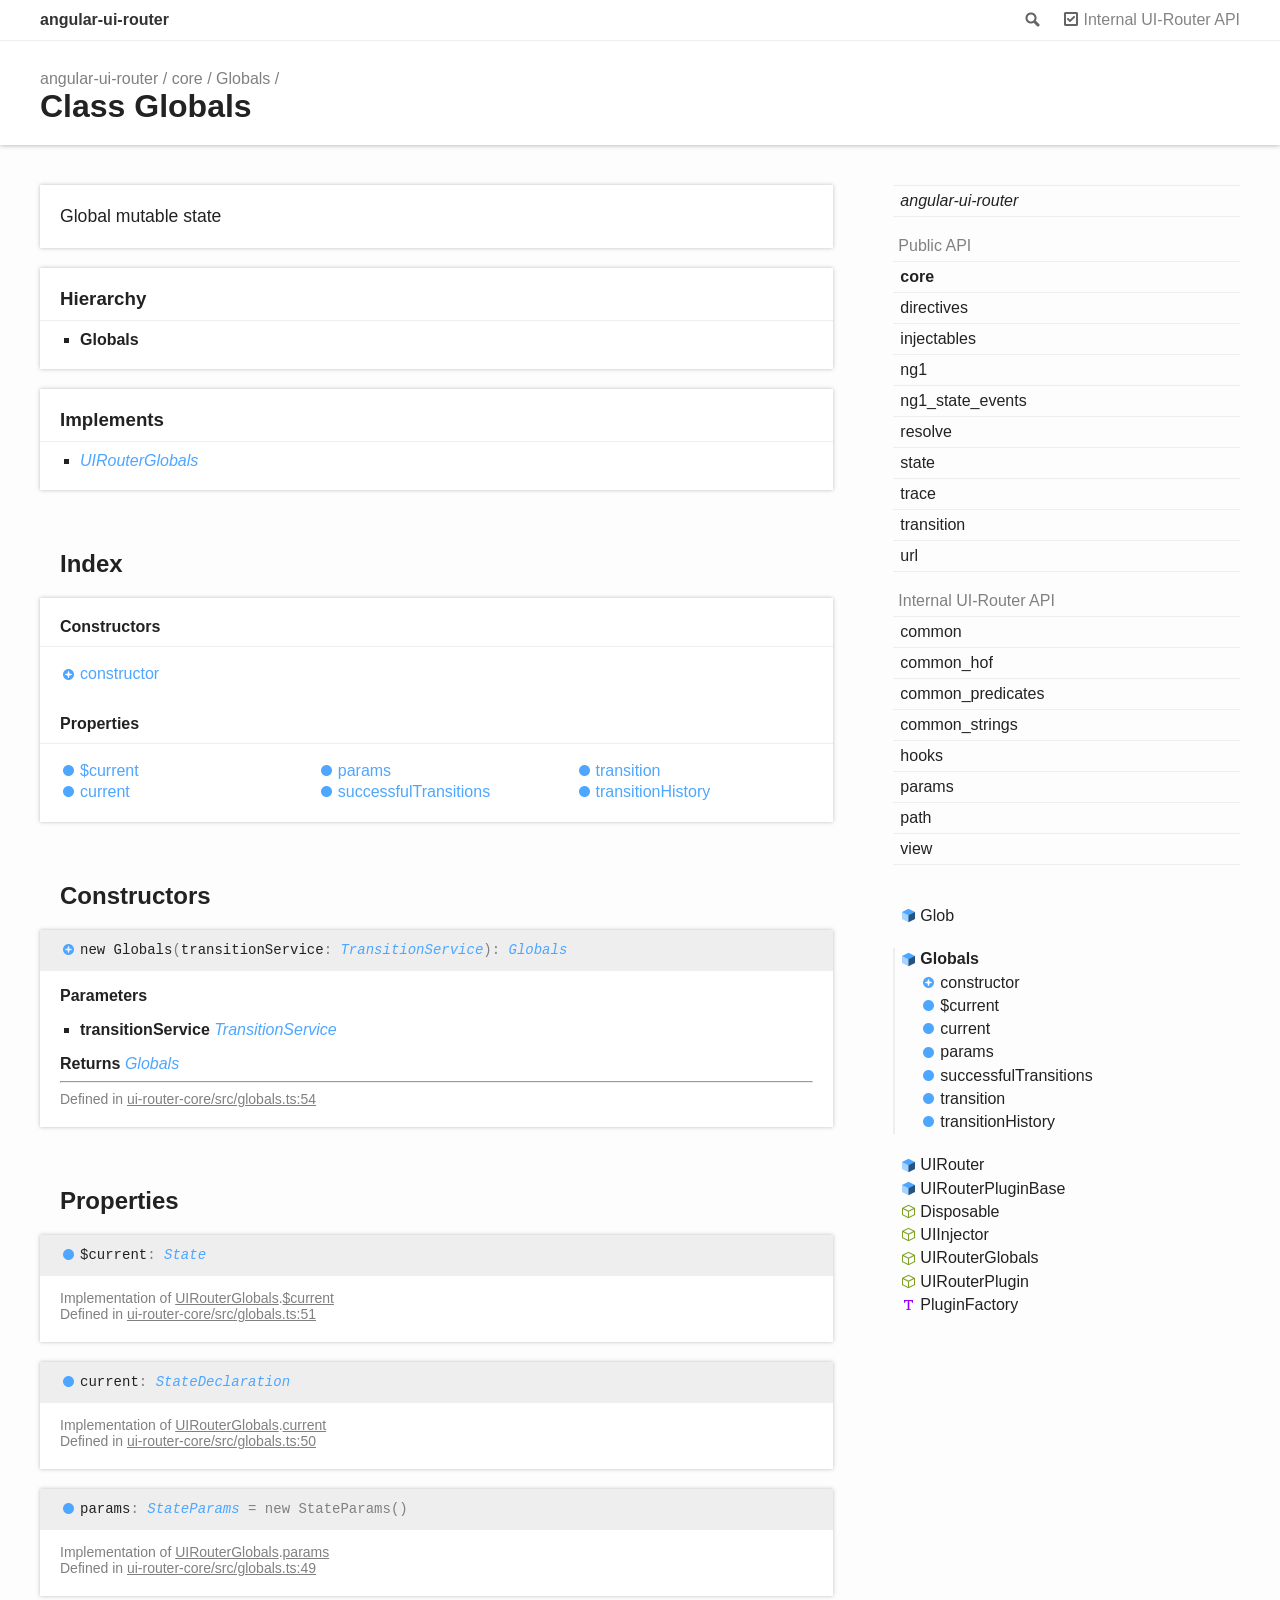
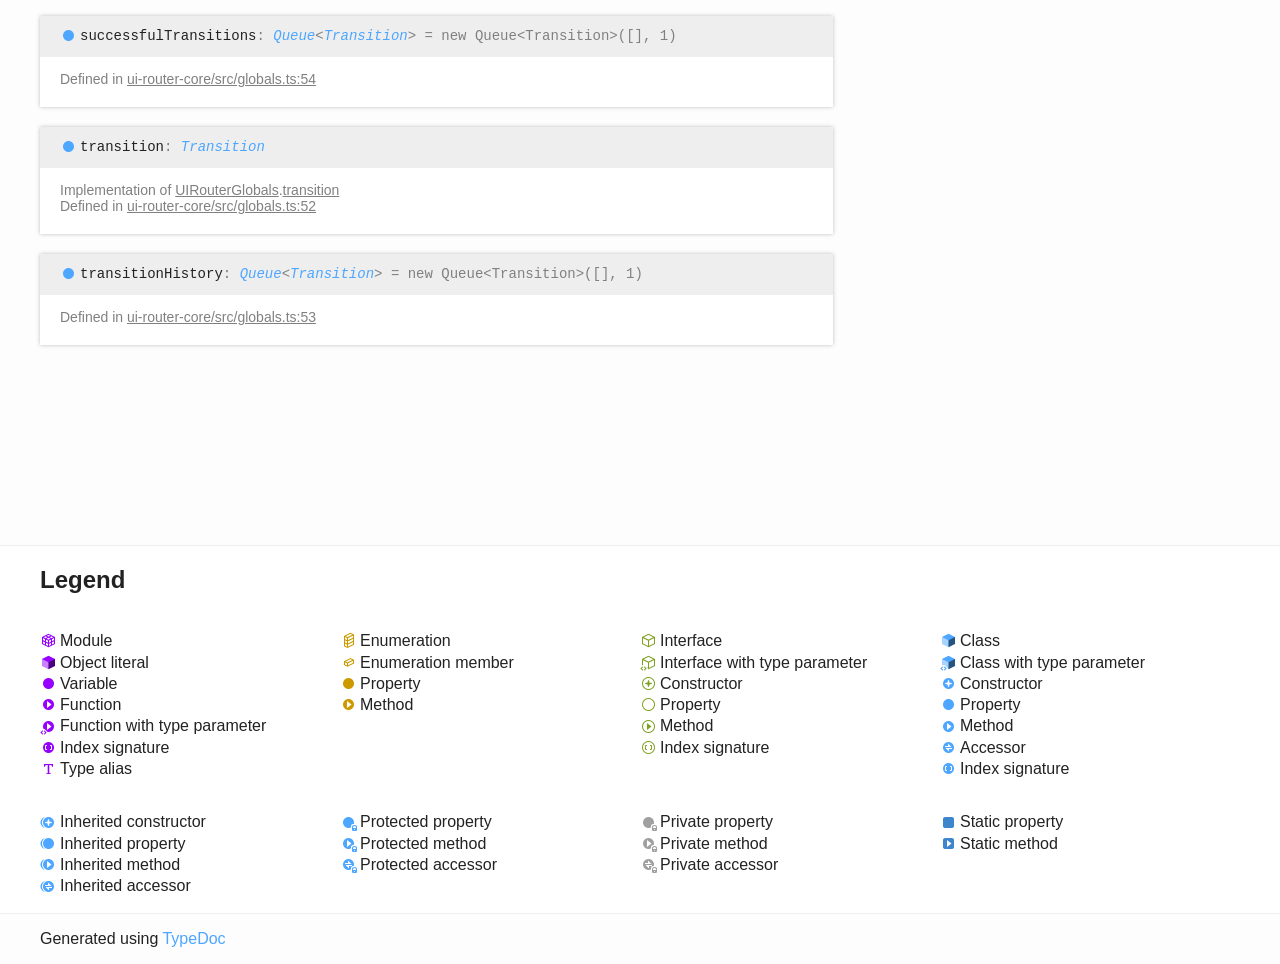
<file: node_modules/angular-ui-router/_doc/classes/core.globals.html>
<!doctype html>
<html class="default no-js">
<head>
	<meta charset="utf-8">
	<meta http-equiv="X-UA-Compatible" content="IE=edge">
	<title>Globals | angular-ui-router</title>
	<meta name="description" content="">
	<meta name="viewport" content="width=device-width, initial-scale=1">
	<link rel="stylesheet" href="../assets/css/main.css">
	<link rel="stylesheet" href="../assets/css/uirouter.css">
	<script src="../assets/js/modernizr.js"></script>
	<script src="../assets/js/reset.js"></script>
</head>
<body>
<header>
	<div class="tsd-page-toolbar">
		<div class="container">
			<div class="table-wrap">
				<div class="table-cell" id="tsd-search" data-index="../assets/js/search.js" data-base="..">
					<div class="field">
						<label for="tsd-search-field" class="tsd-widget search no-caption">Search</label>
						<input id="tsd-search-field" type="text" />
					</div>
					<ul class="results">
						<li class="state loading">Preparing search index...</li>
						<li class="state failure">The search index is not available</li>
					</ul>
					<a href="../index.html" class="title">angular-ui-router</a>
				</div>
				<div class="table-cell" id="tsd-widgets">
					<div id="tsd-filter">
						<a href="#" class="tsd-widget options no-caption" data-toggle="options">Options</a>
						<div class="tsd-filter-group">
							<!--
                            <div class="tsd-select" id="tsd-filter-visibility">
                                <span class="tsd-select-label">All</span>
                                <ul class="tsd-select-list">
                                    <li data-value="public">Public</li>
                                    <li data-value="protected">Public/Protected</li>
                                    <li data-value="private" class="selected">All</li>
                                </ul>
                            </div>

                            <input type="checkbox" id="tsd-filter-inherited" checked />
                            <label class="tsd-widget" for="tsd-filter-inherited">Inherited</label>
                            -->
							<input type="checkbox" id="tsd-filter-externals" checked />
							<label class="tsd-widget" for="tsd-filter-externals">Internal UI-Router API</label>
							<!--
                                <input type="checkbox" id="tsd-filter-only-exported" />
                                <label class="tsd-widget" for="tsd-filter-only-exported">Only exported</label>
                            -->
						</div>
					</div>
					<a href="#" class="tsd-widget menu no-caption" data-toggle="menu">Menu</a>
				</div>
			</div>
		</div>
	</div>
	<div class="tsd-page-title">
		<div class="container">
			<ul class="tsd-breadcrumb">
				<li>
					<a href="../index.html">angular-ui-router</a>
				</li>
				<li>
					<a href="../modules/core.html">core</a>
				</li>
				<li>
					<a href="core.globals.html">Globals</a>
				</li>
			</ul>
			<h1>Class Globals</h1>
		</div>
	</div>
</header>
<div class="container container-main">
	<div class="row">
		<div class="col-8 col-content">
			<section class="tsd-panel tsd-comment">
				<div class="tsd-comment tsd-typography">
					<div class="lead">
						<p>Global mutable state</p>
					</div>
				</div>
			</section>
			<section class="tsd-panel tsd-hierarchy">
				<h3>Hierarchy</h3>
				<ul class="tsd-hierarchy">
					<li>
						<span class="target">Globals</span>
					</li>
				</ul>
			</section>
			<section class="tsd-panel">
				<h3>Implements</h3>
				<ul class="tsd-hierarchy">
					<li><a href="../interfaces/core.uirouterglobals.html" class="tsd-signature-type">UIRouterGlobals</a></li>
				</ul>
			</section>
			<section class="tsd-panel-group tsd-index-group">
				<h2>Index</h2>
				<section class="tsd-panel tsd-index-panel">
					<div class="tsd-index-content">
						<section class="tsd-index-section ">
							<h3>Constructors</h3>
							<ul class="tsd-index-list">
								<li class="tsd-kind-constructor tsd-parent-kind-class"><a href="core.globals.html#constructor" class="tsd-kind-icon">constructor</a></li>
							</ul>
						</section>
						<section class="tsd-index-section ">
							<h3>Properties</h3>
							<ul class="tsd-index-list">
								<li class="tsd-kind-property tsd-parent-kind-class"><a href="core.globals.html#_current" class="tsd-kind-icon">$current</a></li>
								<li class="tsd-kind-property tsd-parent-kind-class"><a href="core.globals.html#current" class="tsd-kind-icon">current</a></li>
								<li class="tsd-kind-property tsd-parent-kind-class"><a href="core.globals.html#params" class="tsd-kind-icon">params</a></li>
								<li class="tsd-kind-property tsd-parent-kind-class"><a href="core.globals.html#successfultransitions" class="tsd-kind-icon">successful<wbr>Transitions</a></li>
								<li class="tsd-kind-property tsd-parent-kind-class"><a href="core.globals.html#transition" class="tsd-kind-icon">transition</a></li>
								<li class="tsd-kind-property tsd-parent-kind-class"><a href="core.globals.html#transitionhistory" class="tsd-kind-icon">transition<wbr>History</a></li>
							</ul>
						</section>
					</div>
				</section>
			</section>
			<section class="tsd-panel-group tsd-member-group ">
				<h2>Constructors</h2>
				<section class="tsd-panel tsd-member tsd-kind-constructor tsd-parent-kind-class">
					<a name="constructor" class="tsd-anchor"></a>
					<!--
        <h3>constructor</h3>
    -->
					<ul class="tsd-signatures tsd-kind-constructor tsd-parent-kind-class">
						<li class="tsd-signature tsd-kind-icon">new <wbr>Globals<span class="tsd-signature-symbol">(</span>transitionService<span class="tsd-signature-symbol">: </span><a href="transition.transitionservice.html" class="tsd-signature-type">TransitionService</a><span class="tsd-signature-symbol">)</span><span class="tsd-signature-symbol">: </span><a href="core.globals.html" class="tsd-signature-type">Globals</a></li>
					</ul>
					<ul class="tsd-descriptions">
						<li class="tsd-description">
							<h4 class="tsd-parameters-title">Parameters</h4>
							<ul class="tsd-parameters">
								<li>
									<h5>transitionService <a href="transition.transitionservice.html" class="tsd-signature-type">TransitionService</a></h5>
								</li>
							</ul>
							<div class="tsd-returns">
								<h4 class="tsd-returns-title">Returns <a href="core.globals.html" class="tsd-signature-type">Globals</a></h4>
							</div>
							<hr>
							<aside class="tsd-sources">
								<ul>
									<li>Defined in <a href="https://github.com/ui-router/core/blob/659af73/src/globals.ts#L54">ui-router-core/src/globals.ts:54</a></li>
								</ul>
						</aside>        </li>
					</ul>
				</section>
			</section>
			<section class="tsd-panel-group tsd-member-group ">
				<h2>Properties</h2>
				<section class="tsd-panel tsd-member tsd-kind-property tsd-parent-kind-class">
					<a name="_current" class="tsd-anchor"></a>
					<!--
        <h3>$current</h3>
    -->
					<div class="tsd-signature tsd-kind-icon">$current<span class="tsd-signature-symbol">:</span> <a href="state.state-1.html" class="tsd-signature-type">State</a></div>
					<div class="tsd-declaration">
					</div>
					<aside class="tsd-sources">
						<p>Implementation of <a href="../interfaces/core.uirouterglobals.html">UIRouterGlobals</a>.<a href="../interfaces/core.uirouterglobals.html#_current">$current</a></p>
						<ul>
							<li>Defined in <a href="https://github.com/ui-router/core/blob/659af73/src/globals.ts#L51">ui-router-core/src/globals.ts:51</a></li>
						</ul>
					</aside>
				</section>
				<section class="tsd-panel tsd-member tsd-kind-property tsd-parent-kind-class">
					<a name="current" class="tsd-anchor"></a>
					<!--
        <h3>current</h3>
    -->
					<div class="tsd-signature tsd-kind-icon">current<span class="tsd-signature-symbol">:</span> <a href="../interfaces/state.statedeclaration.html" class="tsd-signature-type">StateDeclaration</a></div>
					<div class="tsd-declaration">
					</div>
					<aside class="tsd-sources">
						<p>Implementation of <a href="../interfaces/core.uirouterglobals.html">UIRouterGlobals</a>.<a href="../interfaces/core.uirouterglobals.html#current">current</a></p>
						<ul>
							<li>Defined in <a href="https://github.com/ui-router/core/blob/659af73/src/globals.ts#L50">ui-router-core/src/globals.ts:50</a></li>
						</ul>
					</aside>
				</section>
				<section class="tsd-panel tsd-member tsd-kind-property tsd-parent-kind-class">
					<a name="params" class="tsd-anchor"></a>
					<!--
        <h3>params</h3>
    -->
					<div class="tsd-signature tsd-kind-icon">params<span class="tsd-signature-symbol">:</span> <a href="params.stateparams.html" class="tsd-signature-type">StateParams</a><span class="tsd-signature-symbol"> =&nbsp;new StateParams()</span></div>
					<div class="tsd-declaration">
					</div>
					<aside class="tsd-sources">
						<p>Implementation of <a href="../interfaces/core.uirouterglobals.html">UIRouterGlobals</a>.<a href="../interfaces/core.uirouterglobals.html#params">params</a></p>
						<ul>
							<li>Defined in <a href="https://github.com/ui-router/core/blob/659af73/src/globals.ts#L49">ui-router-core/src/globals.ts:49</a></li>
						</ul>
					</aside>
				</section>
				<section class="tsd-panel tsd-member tsd-kind-property tsd-parent-kind-class">
					<a name="successfultransitions" class="tsd-anchor"></a>
					<!--
        <h3>successful<wbr>Transitions</h3>
    -->
					<div class="tsd-signature tsd-kind-icon">successful<wbr>Transitions<span class="tsd-signature-symbol">:</span> <a href="common.queue.html" class="tsd-signature-type">Queue</a><span class="tsd-signature-symbol">&lt;</span><a href="transition.transition-1.html" class="tsd-signature-type">Transition</a><span class="tsd-signature-symbol">&gt;</span><span class="tsd-signature-symbol"> =&nbsp;new Queue&lt;Transition&gt;([], 1)</span></div>
					<div class="tsd-declaration">
					</div>
					<aside class="tsd-sources">
						<ul>
							<li>Defined in <a href="https://github.com/ui-router/core/blob/659af73/src/globals.ts#L54">ui-router-core/src/globals.ts:54</a></li>
						</ul>
					</aside>
				</section>
				<section class="tsd-panel tsd-member tsd-kind-property tsd-parent-kind-class">
					<a name="transition" class="tsd-anchor"></a>
					<!--
        <h3>transition</h3>
    -->
					<div class="tsd-signature tsd-kind-icon">transition<span class="tsd-signature-symbol">:</span> <a href="transition.transition-1.html" class="tsd-signature-type">Transition</a></div>
					<div class="tsd-declaration">
					</div>
					<aside class="tsd-sources">
						<p>Implementation of <a href="../interfaces/core.uirouterglobals.html">UIRouterGlobals</a>.<a href="../interfaces/core.uirouterglobals.html#transition">transition</a></p>
						<ul>
							<li>Defined in <a href="https://github.com/ui-router/core/blob/659af73/src/globals.ts#L52">ui-router-core/src/globals.ts:52</a></li>
						</ul>
					</aside>
				</section>
				<section class="tsd-panel tsd-member tsd-kind-property tsd-parent-kind-class">
					<a name="transitionhistory" class="tsd-anchor"></a>
					<!--
        <h3>transition<wbr>History</h3>
    -->
					<div class="tsd-signature tsd-kind-icon">transition<wbr>History<span class="tsd-signature-symbol">:</span> <a href="common.queue.html" class="tsd-signature-type">Queue</a><span class="tsd-signature-symbol">&lt;</span><a href="transition.transition-1.html" class="tsd-signature-type">Transition</a><span class="tsd-signature-symbol">&gt;</span><span class="tsd-signature-symbol"> =&nbsp;new Queue&lt;Transition&gt;([], 1)</span></div>
					<div class="tsd-declaration">
					</div>
					<aside class="tsd-sources">
						<ul>
							<li>Defined in <a href="https://github.com/ui-router/core/blob/659af73/src/globals.ts#L53">ui-router-core/src/globals.ts:53</a></li>
						</ul>
					</aside>
				</section>
			</section>
		</div>
		<div class="col-4 col-menu menu-sticky-wrap menu-highlight">
			<nav class="tsd-navigation primary">
				<ul>
					<li class="globals  ">
						<a href="../index.html"><em>angular-<wbr>ui-<wbr>router</em></a>
					</li>
					<li class="label tsd-is-external">
						<span>Public API</span>
					</li>
					<li class="current tsd-kind-external-module">
						<a href="../modules/core.html">core</a>
					</li>
					<li class=" tsd-kind-external-module">
						<a href="../modules/directives.html">directives</a>
					</li>
					<li class=" tsd-kind-external-module">
						<a href="../modules/injectables.html">injectables</a>
					</li>
					<li class=" tsd-kind-external-module">
						<a href="../modules/ng1.html">ng1</a>
					</li>
					<li class=" tsd-kind-external-module">
						<a href="../modules/ng1_state_events.html">ng1_<wbr>state_<wbr>events</a>
					</li>
					<li class=" tsd-kind-external-module">
						<a href="../modules/resolve.html">resolve</a>
					</li>
					<li class=" tsd-kind-external-module">
						<a href="../modules/state.html">state</a>
					</li>
					<li class=" tsd-kind-external-module">
						<a href="../modules/trace.html">trace</a>
					</li>
					<li class=" tsd-kind-external-module">
						<a href="../modules/transition.html">transition</a>
					</li>
					<li class=" tsd-kind-external-module">
						<a href="../modules/url.html">url</a>
					</li>
					<li class="label tsd-is-external">
						<span>Internal UI-<wbr><wbr>Router API</span>
					</li>
					<li class=" tsd-kind-external-module tsd-is-external">
						<a href="../modules/common.html">common</a>
					</li>
					<li class=" tsd-kind-external-module tsd-is-external">
						<a href="../modules/common_hof.html">common_<wbr>hof</a>
					</li>
					<li class=" tsd-kind-external-module tsd-is-external">
						<a href="../modules/common_predicates.html">common_<wbr>predicates</a>
					</li>
					<li class=" tsd-kind-external-module tsd-is-external">
						<a href="../modules/common_strings.html">common_<wbr>strings</a>
					</li>
					<li class=" tsd-kind-external-module tsd-is-external">
						<a href="../modules/hooks.html">hooks</a>
					</li>
					<li class=" tsd-kind-external-module tsd-is-external">
						<a href="../modules/params.html">params</a>
					</li>
					<li class=" tsd-kind-external-module tsd-is-external">
						<a href="../modules/path.html">path</a>
					</li>
					<li class=" tsd-kind-external-module tsd-is-external">
						<a href="../modules/view.html">view</a>
					</li>
				</ul>
			</nav>
			<nav class="tsd-navigation secondary menu-sticky">
				<ul class="before-current">
					<li class=" tsd-kind-class tsd-parent-kind-external-module">
						<a href="core.glob.html" class="tsd-kind-icon">Glob</a>
					</li>
				</ul>
				<ul class="current">
					<li class="current tsd-kind-class tsd-parent-kind-external-module">
						<a href="core.globals.html" class="tsd-kind-icon">Globals</a>
						<ul>
							<li class=" tsd-kind-constructor tsd-parent-kind-class">
								<a href="core.globals.html#constructor" class="tsd-kind-icon">constructor</a>
							</li>
							<li class=" tsd-kind-property tsd-parent-kind-class">
								<a href="core.globals.html#_current" class="tsd-kind-icon">$current</a>
							</li>
							<li class=" tsd-kind-property tsd-parent-kind-class">
								<a href="core.globals.html#current" class="tsd-kind-icon">current</a>
							</li>
							<li class=" tsd-kind-property tsd-parent-kind-class">
								<a href="core.globals.html#params" class="tsd-kind-icon">params</a>
							</li>
							<li class=" tsd-kind-property tsd-parent-kind-class">
								<a href="core.globals.html#successfultransitions" class="tsd-kind-icon">successful<wbr>Transitions</a>
							</li>
							<li class=" tsd-kind-property tsd-parent-kind-class">
								<a href="core.globals.html#transition" class="tsd-kind-icon">transition</a>
							</li>
							<li class=" tsd-kind-property tsd-parent-kind-class">
								<a href="core.globals.html#transitionhistory" class="tsd-kind-icon">transition<wbr>History</a>
							</li>
						</ul>
					</li>
				</ul>
				<ul class="after-current">
					<li class=" tsd-kind-class tsd-parent-kind-external-module">
						<a href="core.uirouter.html" class="tsd-kind-icon">UIRouter</a>
					</li>
					<li class=" tsd-kind-class tsd-parent-kind-external-module">
						<a href="core.uirouterpluginbase.html" class="tsd-kind-icon">UIRouter<wbr>Plugin<wbr>Base</a>
					</li>
					<li class=" tsd-kind-interface tsd-parent-kind-external-module">
						<a href="../interfaces/core.disposable.html" class="tsd-kind-icon">Disposable</a>
					</li>
					<li class=" tsd-kind-interface tsd-parent-kind-external-module">
						<a href="../interfaces/core.uiinjector.html" class="tsd-kind-icon">UIInjector</a>
					</li>
					<li class=" tsd-kind-interface tsd-parent-kind-external-module">
						<a href="../interfaces/core.uirouterglobals.html" class="tsd-kind-icon">UIRouter<wbr>Globals</a>
					</li>
					<li class=" tsd-kind-interface tsd-parent-kind-external-module">
						<a href="../interfaces/core.uirouterplugin.html" class="tsd-kind-icon">UIRouter<wbr>Plugin</a>
					</li>
					<li class=" tsd-kind-type-alias tsd-parent-kind-external-module">
						<a href="../modules/core.html#pluginfactory" class="tsd-kind-icon">Plugin<wbr>Factory</a>
					</li>
				</ul>
			</nav>
		</div>
	</div>
</div>
<footer class="with-border-bottom">
	<div class="container">
		<h2>Legend</h2>
		<div class="tsd-legend-group">
			<ul class="tsd-legend">
				<li class="tsd-kind-module"><span class="tsd-kind-icon">Module</span></li>
				<li class="tsd-kind-object-literal"><span class="tsd-kind-icon">Object literal</span></li>
				<li class="tsd-kind-variable"><span class="tsd-kind-icon">Variable</span></li>
				<li class="tsd-kind-function"><span class="tsd-kind-icon">Function</span></li>
				<li class="tsd-kind-function tsd-has-type-parameter"><span class="tsd-kind-icon">Function with type parameter</span></li>
				<li class="tsd-kind-index-signature"><span class="tsd-kind-icon">Index signature</span></li>
				<li class="tsd-kind-type-alias"><span class="tsd-kind-icon">Type alias</span></li>
			</ul>
			<ul class="tsd-legend">
				<li class="tsd-kind-enum"><span class="tsd-kind-icon">Enumeration</span></li>
				<li class="tsd-kind-enum-member"><span class="tsd-kind-icon">Enumeration member</span></li>
				<li class="tsd-kind-property tsd-parent-kind-enum"><span class="tsd-kind-icon">Property</span></li>
				<li class="tsd-kind-method tsd-parent-kind-enum"><span class="tsd-kind-icon">Method</span></li>
			</ul>
			<ul class="tsd-legend">
				<li class="tsd-kind-interface"><span class="tsd-kind-icon">Interface</span></li>
				<li class="tsd-kind-interface tsd-has-type-parameter"><span class="tsd-kind-icon">Interface with type parameter</span></li>
				<li class="tsd-kind-constructor tsd-parent-kind-interface"><span class="tsd-kind-icon">Constructor</span></li>
				<li class="tsd-kind-property tsd-parent-kind-interface"><span class="tsd-kind-icon">Property</span></li>
				<li class="tsd-kind-method tsd-parent-kind-interface"><span class="tsd-kind-icon">Method</span></li>
				<li class="tsd-kind-index-signature tsd-parent-kind-interface"><span class="tsd-kind-icon">Index signature</span></li>
			</ul>
			<ul class="tsd-legend">
				<li class="tsd-kind-class"><span class="tsd-kind-icon">Class</span></li>
				<li class="tsd-kind-class tsd-has-type-parameter"><span class="tsd-kind-icon">Class with type parameter</span></li>
				<li class="tsd-kind-constructor tsd-parent-kind-class"><span class="tsd-kind-icon">Constructor</span></li>
				<li class="tsd-kind-property tsd-parent-kind-class"><span class="tsd-kind-icon">Property</span></li>
				<li class="tsd-kind-method tsd-parent-kind-class"><span class="tsd-kind-icon">Method</span></li>
				<li class="tsd-kind-accessor tsd-parent-kind-class"><span class="tsd-kind-icon">Accessor</span></li>
				<li class="tsd-kind-index-signature tsd-parent-kind-class"><span class="tsd-kind-icon">Index signature</span></li>
			</ul>
			<ul class="tsd-legend">
				<li class="tsd-kind-constructor tsd-parent-kind-class tsd-is-inherited"><span class="tsd-kind-icon">Inherited constructor</span></li>
				<li class="tsd-kind-property tsd-parent-kind-class tsd-is-inherited"><span class="tsd-kind-icon">Inherited property</span></li>
				<li class="tsd-kind-method tsd-parent-kind-class tsd-is-inherited"><span class="tsd-kind-icon">Inherited method</span></li>
				<li class="tsd-kind-accessor tsd-parent-kind-class tsd-is-inherited"><span class="tsd-kind-icon">Inherited accessor</span></li>
			</ul>
			<ul class="tsd-legend">
				<li class="tsd-kind-property tsd-parent-kind-class tsd-is-protected"><span class="tsd-kind-icon">Protected property</span></li>
				<li class="tsd-kind-method tsd-parent-kind-class tsd-is-protected"><span class="tsd-kind-icon">Protected method</span></li>
				<li class="tsd-kind-accessor tsd-parent-kind-class tsd-is-protected"><span class="tsd-kind-icon">Protected accessor</span></li>
			</ul>
			<ul class="tsd-legend">
				<li class="tsd-kind-property tsd-parent-kind-class tsd-is-private"><span class="tsd-kind-icon">Private property</span></li>
				<li class="tsd-kind-method tsd-parent-kind-class tsd-is-private"><span class="tsd-kind-icon">Private method</span></li>
				<li class="tsd-kind-accessor tsd-parent-kind-class tsd-is-private"><span class="tsd-kind-icon">Private accessor</span></li>
			</ul>
			<ul class="tsd-legend">
				<li class="tsd-kind-property tsd-parent-kind-class tsd-is-static"><span class="tsd-kind-icon">Static property</span></li>
				<li class="tsd-kind-call-signature tsd-parent-kind-class tsd-is-static"><span class="tsd-kind-icon">Static method</span></li>
			</ul>
		</div>
	</div>
</footer>
<div class="container tsd-generator">
	<p>Generated using <a href="http://typedoc.io" target="_blank">TypeDoc</a></p>
</div>
<div class="overlay"></div>
<script src="../assets/js/main.js"></script>
<script>if (location.protocol == 'file:') document.write('<script src="../assets/js/search.js"><' + '/script>');</script>
</body>
</html>
</file>
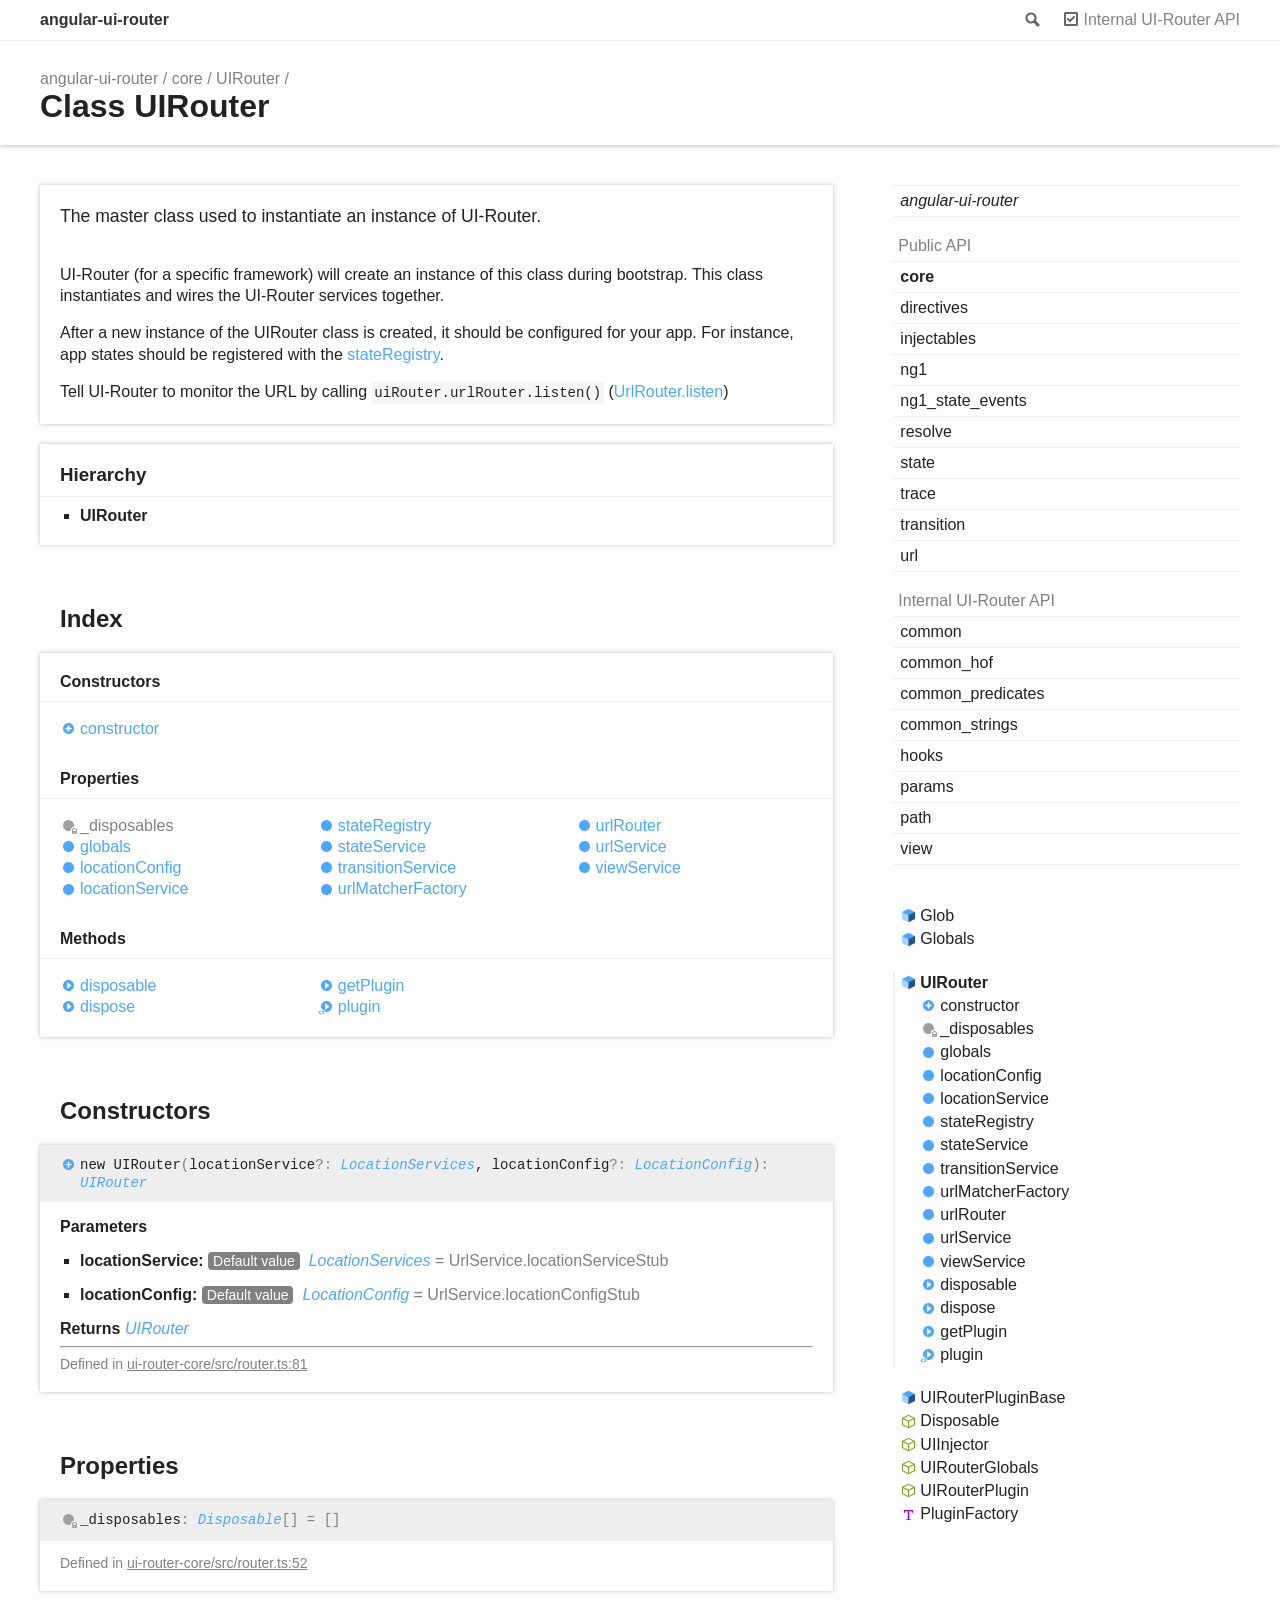
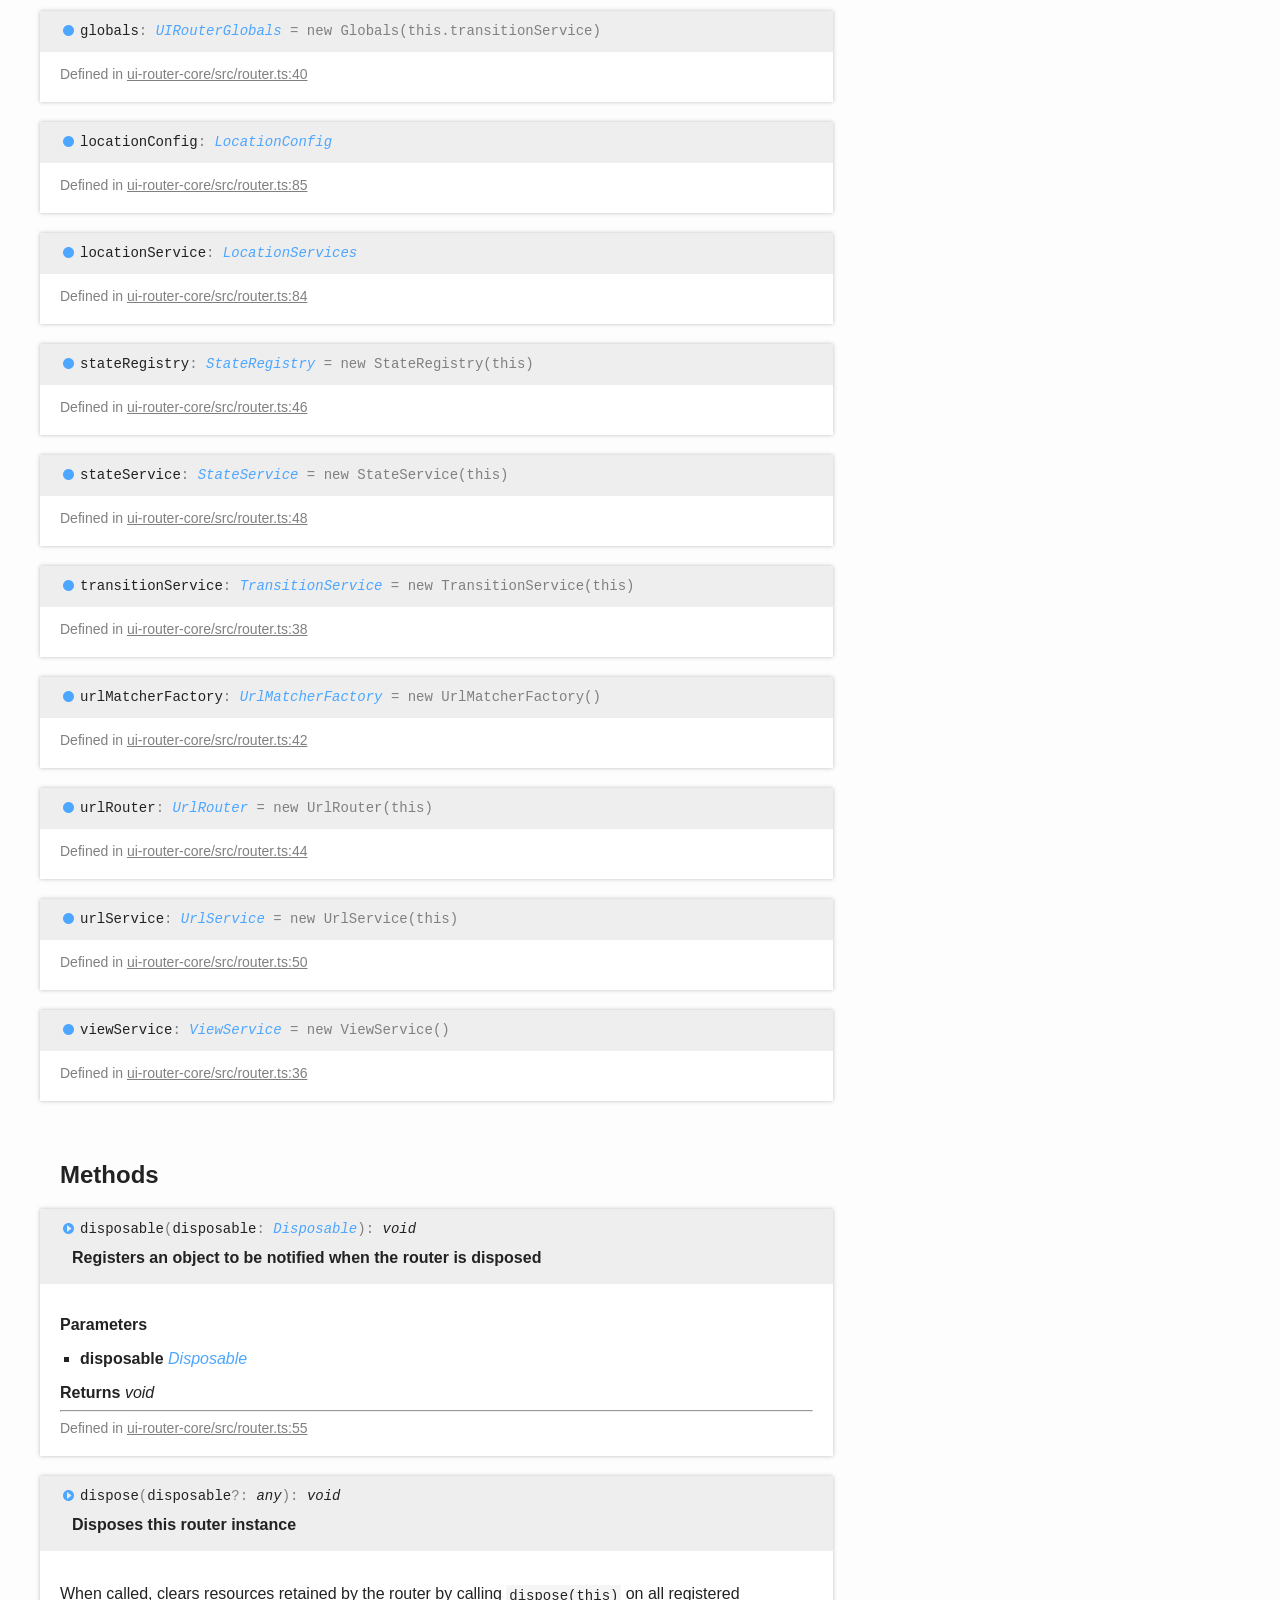
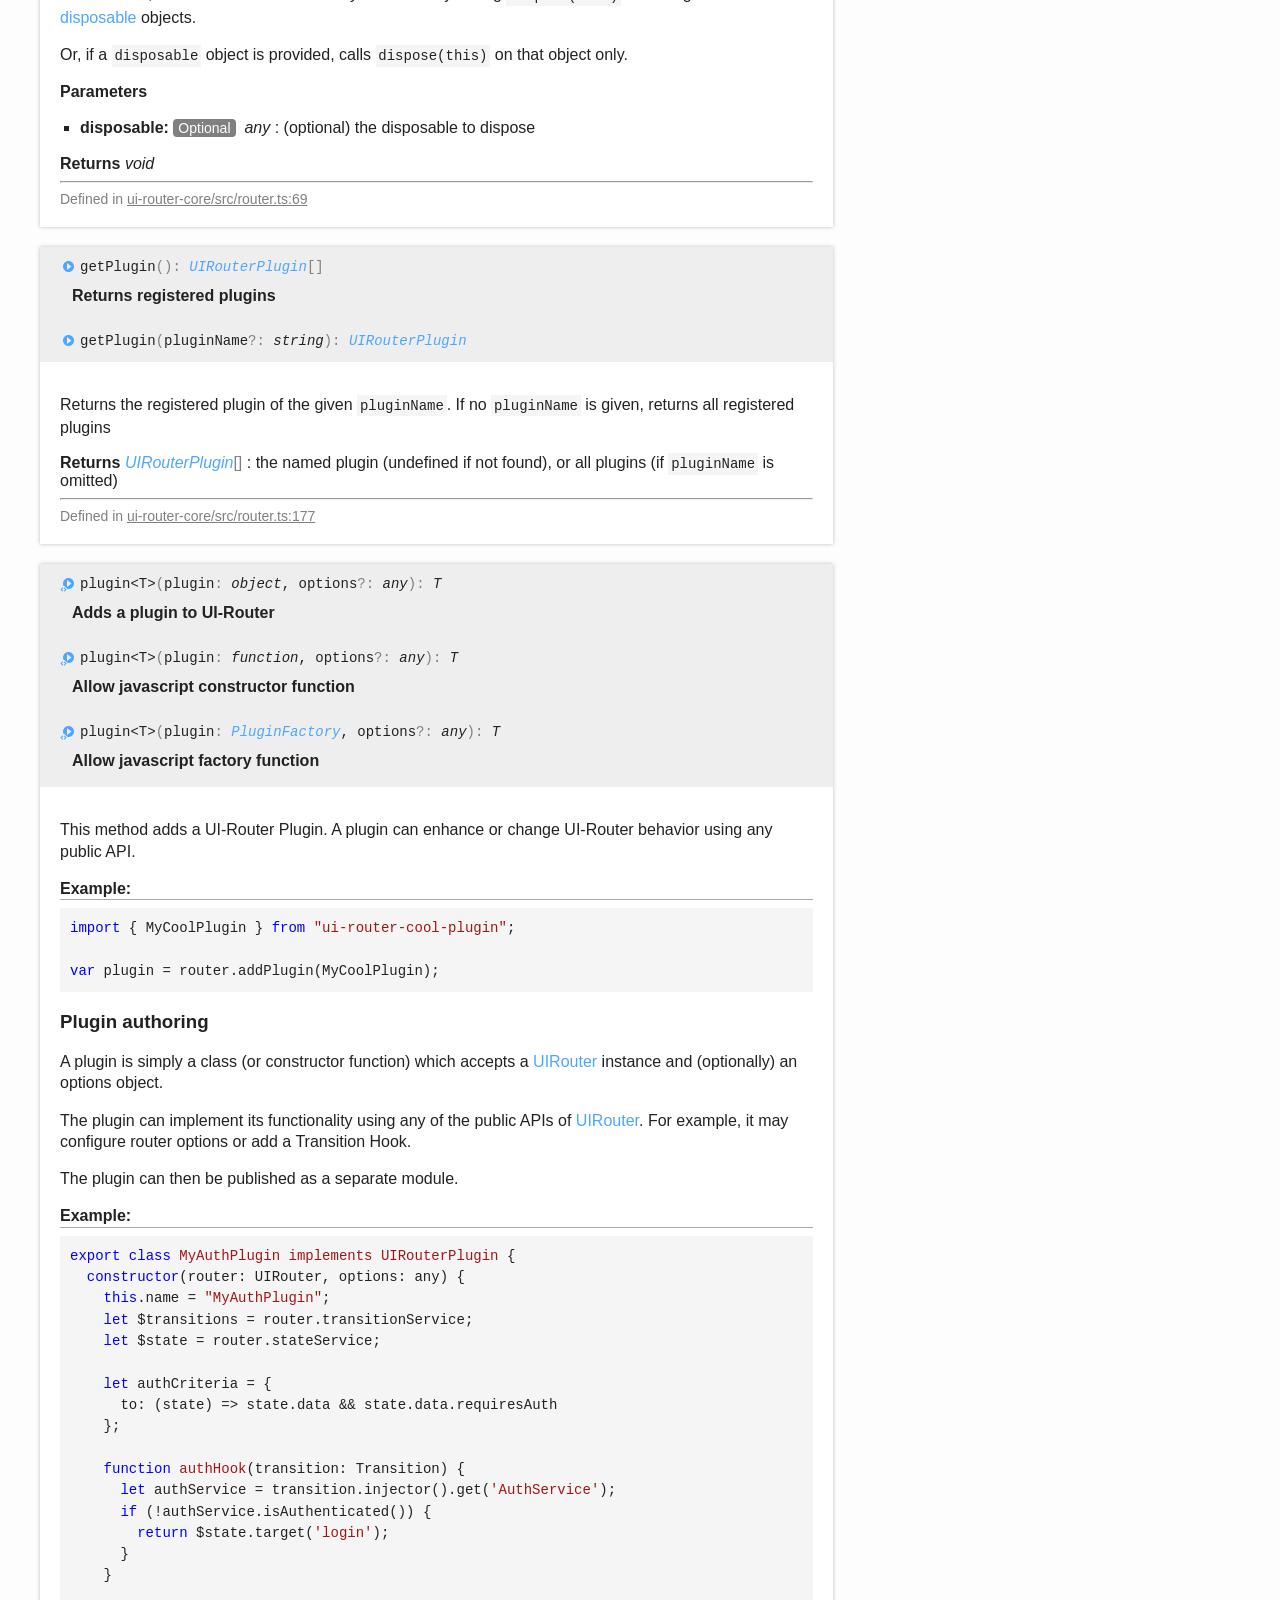
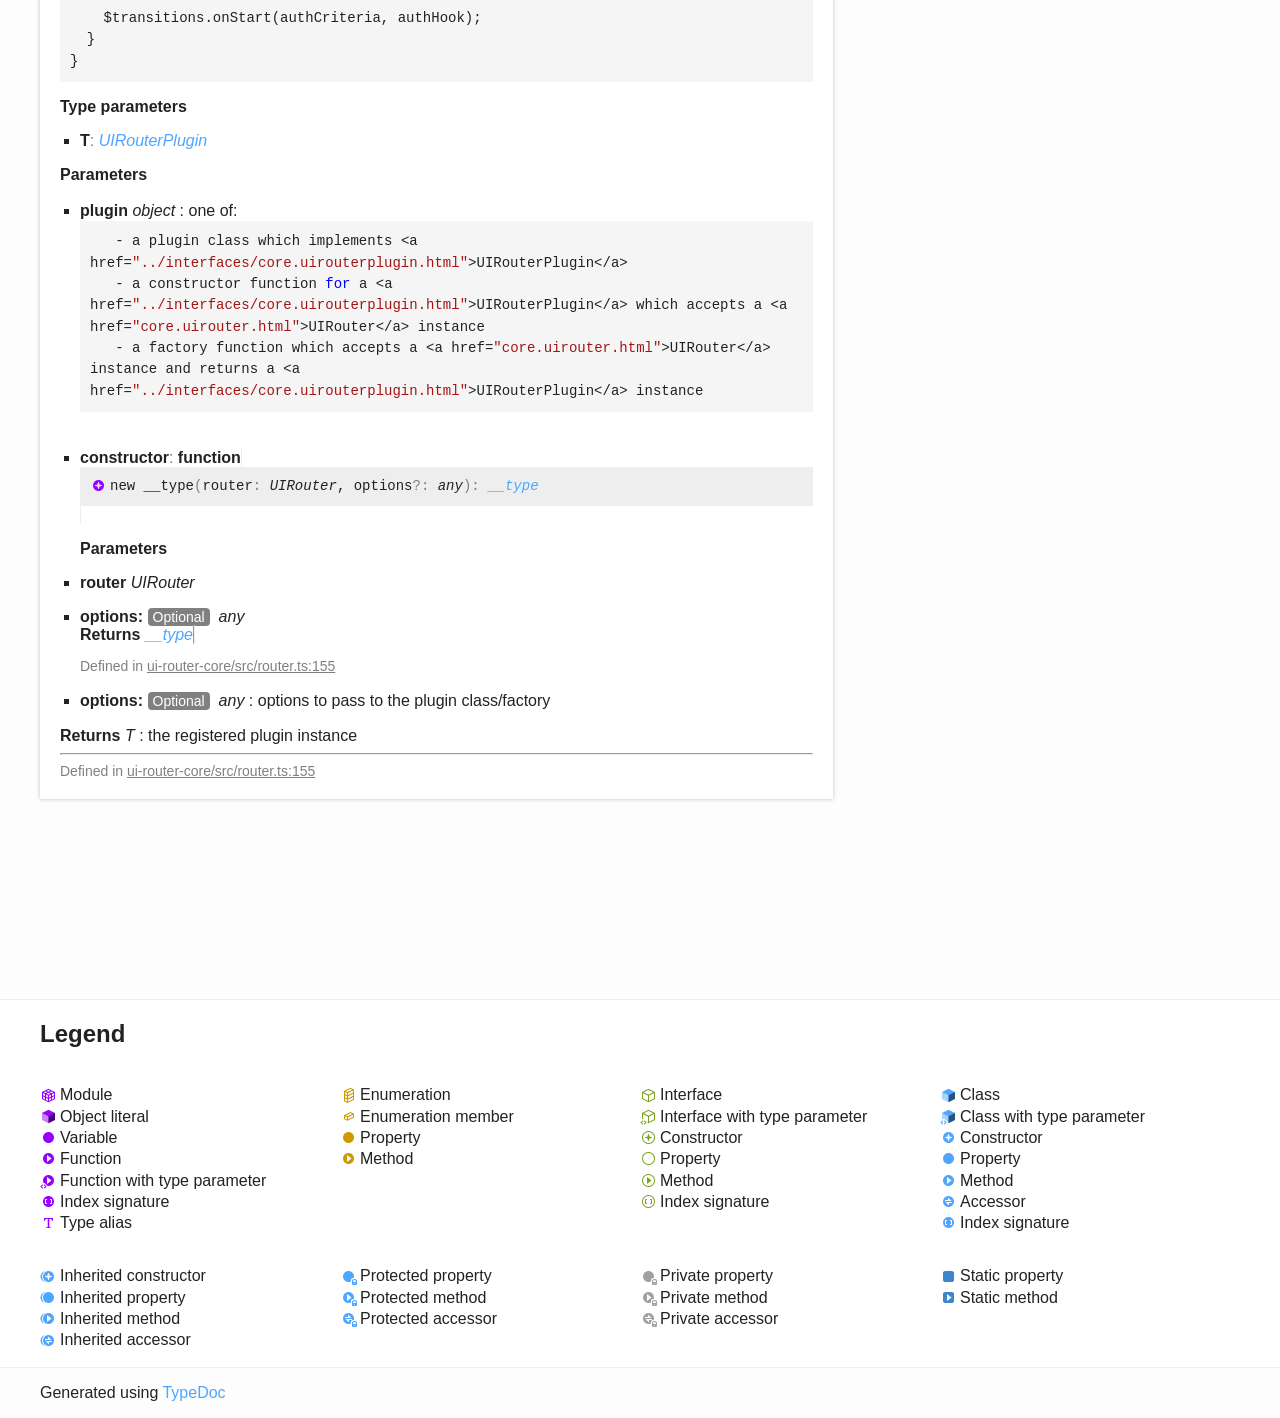
<file: node_modules/angular-ui-router/_doc/classes/core.uirouter.html>
<!doctype html>
<html class="default no-js">
<head>
	<meta charset="utf-8">
	<meta http-equiv="X-UA-Compatible" content="IE=edge">
	<title>UIRouter | angular-ui-router</title>
	<meta name="description" content="">
	<meta name="viewport" content="width=device-width, initial-scale=1">
	<link rel="stylesheet" href="../assets/css/main.css">
	<link rel="stylesheet" href="../assets/css/uirouter.css">
	<script src="../assets/js/modernizr.js"></script>
	<script src="../assets/js/reset.js"></script>
</head>
<body>
<header>
	<div class="tsd-page-toolbar">
		<div class="container">
			<div class="table-wrap">
				<div class="table-cell" id="tsd-search" data-index="../assets/js/search.js" data-base="..">
					<div class="field">
						<label for="tsd-search-field" class="tsd-widget search no-caption">Search</label>
						<input id="tsd-search-field" type="text" />
					</div>
					<ul class="results">
						<li class="state loading">Preparing search index...</li>
						<li class="state failure">The search index is not available</li>
					</ul>
					<a href="../index.html" class="title">angular-ui-router</a>
				</div>
				<div class="table-cell" id="tsd-widgets">
					<div id="tsd-filter">
						<a href="#" class="tsd-widget options no-caption" data-toggle="options">Options</a>
						<div class="tsd-filter-group">
							<!--
                            <div class="tsd-select" id="tsd-filter-visibility">
                                <span class="tsd-select-label">All</span>
                                <ul class="tsd-select-list">
                                    <li data-value="public">Public</li>
                                    <li data-value="protected">Public/Protected</li>
                                    <li data-value="private" class="selected">All</li>
                                </ul>
                            </div>

                            <input type="checkbox" id="tsd-filter-inherited" checked />
                            <label class="tsd-widget" for="tsd-filter-inherited">Inherited</label>
                            -->
							<input type="checkbox" id="tsd-filter-externals" checked />
							<label class="tsd-widget" for="tsd-filter-externals">Internal UI-Router API</label>
							<!--
                                <input type="checkbox" id="tsd-filter-only-exported" />
                                <label class="tsd-widget" for="tsd-filter-only-exported">Only exported</label>
                            -->
						</div>
					</div>
					<a href="#" class="tsd-widget menu no-caption" data-toggle="menu">Menu</a>
				</div>
			</div>
		</div>
	</div>
	<div class="tsd-page-title">
		<div class="container">
			<ul class="tsd-breadcrumb">
				<li>
					<a href="../index.html">angular-ui-router</a>
				</li>
				<li>
					<a href="../modules/core.html">core</a>
				</li>
				<li>
					<a href="core.uirouter.html">UIRouter</a>
				</li>
			</ul>
			<h1>Class UIRouter</h1>
		</div>
	</div>
</header>
<div class="container container-main">
	<div class="row">
		<div class="col-8 col-content">
			<section class="tsd-panel tsd-comment">
				<div class="tsd-comment tsd-typography">
					<div class="lead">
						<p>The master class used to instantiate an instance of UI-Router.</p>
					</div>
					<p>UI-Router (for a specific framework) will create an instance of this class during bootstrap.
					This class instantiates and wires the UI-Router services together.</p>
					<p>After a new instance of the UIRouter class is created, it should be configured for your app.
					For instance, app states should be registered with the <a href="core.uirouter.html#stateregistry">stateRegistry</a>.</p>
					<p>Tell UI-Router to monitor the URL by calling <code>uiRouter.urlRouter.listen()</code> (<a href="url.urlrouter.html#listen">UrlRouter.listen</a>)</p>
				</div>
			</section>
			<section class="tsd-panel tsd-hierarchy">
				<h3>Hierarchy</h3>
				<ul class="tsd-hierarchy">
					<li>
						<span class="target">UIRouter</span>
					</li>
				</ul>
			</section>
			<section class="tsd-panel-group tsd-index-group">
				<h2>Index</h2>
				<section class="tsd-panel tsd-index-panel">
					<div class="tsd-index-content">
						<section class="tsd-index-section ">
							<h3>Constructors</h3>
							<ul class="tsd-index-list">
								<li class="tsd-kind-constructor tsd-parent-kind-class"><a href="core.uirouter.html#constructor" class="tsd-kind-icon">constructor</a></li>
							</ul>
						</section>
						<section class="tsd-index-section ">
							<h3>Properties</h3>
							<ul class="tsd-index-list">
								<li class="tsd-kind-property tsd-parent-kind-class tsd-is-private"><a href="core.uirouter.html#_disposables" class="tsd-kind-icon">_disposables</a></li>
								<li class="tsd-kind-property tsd-parent-kind-class"><a href="core.uirouter.html#globals" class="tsd-kind-icon">globals</a></li>
								<li class="tsd-kind-property tsd-parent-kind-class"><a href="core.uirouter.html#locationconfig" class="tsd-kind-icon">location<wbr>Config</a></li>
								<li class="tsd-kind-property tsd-parent-kind-class"><a href="core.uirouter.html#locationservice" class="tsd-kind-icon">location<wbr>Service</a></li>
								<li class="tsd-kind-property tsd-parent-kind-class"><a href="core.uirouter.html#stateregistry" class="tsd-kind-icon">state<wbr>Registry</a></li>
								<li class="tsd-kind-property tsd-parent-kind-class"><a href="core.uirouter.html#stateservice" class="tsd-kind-icon">state<wbr>Service</a></li>
								<li class="tsd-kind-property tsd-parent-kind-class"><a href="core.uirouter.html#transitionservice" class="tsd-kind-icon">transition<wbr>Service</a></li>
								<li class="tsd-kind-property tsd-parent-kind-class"><a href="core.uirouter.html#urlmatcherfactory" class="tsd-kind-icon">url<wbr>Matcher<wbr>Factory</a></li>
								<li class="tsd-kind-property tsd-parent-kind-class"><a href="core.uirouter.html#urlrouter" class="tsd-kind-icon">url<wbr>Router</a></li>
								<li class="tsd-kind-property tsd-parent-kind-class"><a href="core.uirouter.html#urlservice" class="tsd-kind-icon">url<wbr>Service</a></li>
								<li class="tsd-kind-property tsd-parent-kind-class"><a href="core.uirouter.html#viewservice" class="tsd-kind-icon">view<wbr>Service</a></li>
							</ul>
						</section>
						<section class="tsd-index-section ">
							<h3>Methods</h3>
							<ul class="tsd-index-list">
								<li class="tsd-kind-method tsd-parent-kind-class"><a href="core.uirouter.html#disposable" class="tsd-kind-icon">disposable</a></li>
								<li class="tsd-kind-method tsd-parent-kind-class"><a href="core.uirouter.html#dispose" class="tsd-kind-icon">dispose</a></li>
								<li class="tsd-kind-method tsd-parent-kind-class"><a href="core.uirouter.html#getplugin" class="tsd-kind-icon">get<wbr>Plugin</a></li>
								<li class="tsd-kind-method tsd-parent-kind-class tsd-has-type-parameter"><a href="core.uirouter.html#plugin" class="tsd-kind-icon">plugin</a></li>
							</ul>
						</section>
					</div>
				</section>
			</section>
			<section class="tsd-panel-group tsd-member-group ">
				<h2>Constructors</h2>
				<section class="tsd-panel tsd-member tsd-kind-constructor tsd-parent-kind-class">
					<a name="constructor" class="tsd-anchor"></a>
					<!--
        <h3>constructor</h3>
    -->
					<ul class="tsd-signatures tsd-kind-constructor tsd-parent-kind-class">
						<li class="tsd-signature tsd-kind-icon">new UIRouter<span class="tsd-signature-symbol">(</span>locationService<span class="tsd-signature-symbol">?: </span><a href="../interfaces/common.locationservices.html" class="tsd-signature-type">LocationServices</a>, locationConfig<span class="tsd-signature-symbol">?: </span><a href="../interfaces/common.locationconfig.html" class="tsd-signature-type">LocationConfig</a><span class="tsd-signature-symbol">)</span><span class="tsd-signature-symbol">: </span><a href="core.uirouter.html" class="tsd-signature-type">UIRouter</a></li>
					</ul>
					<ul class="tsd-descriptions">
						<li class="tsd-description">
							<h4 class="tsd-parameters-title">Parameters</h4>
							<ul class="tsd-parameters">
								<li>
									<h5>locationService: <span class="tsd-flag ts-flagDefault value">Default value</span>&nbsp; <a href="../interfaces/common.locationservices.html" class="tsd-signature-type">LocationServices</a><span class="tsd-signature-symbol"> =&nbsp;UrlService.locationServiceStub</span></h5>
								</li>
								<li>
									<h5>locationConfig: <span class="tsd-flag ts-flagDefault value">Default value</span>&nbsp; <a href="../interfaces/common.locationconfig.html" class="tsd-signature-type">LocationConfig</a><span class="tsd-signature-symbol"> =&nbsp;UrlService.locationConfigStub</span></h5>
								</li>
							</ul>
							<div class="tsd-returns">
								<h4 class="tsd-returns-title">Returns <a href="core.uirouter.html" class="tsd-signature-type">UIRouter</a></h4>
							</div>
							<hr>
							<aside class="tsd-sources">
								<ul>
									<li>Defined in <a href="https://github.com/ui-router/core/blob/659af73/src/router.ts#L81">ui-router-core/src/router.ts:81</a></li>
								</ul>
						</aside>        </li>
					</ul>
				</section>
			</section>
			<section class="tsd-panel-group tsd-member-group ">
				<h2>Properties</h2>
				<section class="tsd-panel tsd-member tsd-kind-property tsd-parent-kind-class tsd-is-private">
					<a name="_disposables" class="tsd-anchor"></a>
					<!--
        <h3><span class="tsd-flag ts-flagPrivate">Private</span> _disposables</h3>
    -->
					<div class="tsd-signature tsd-kind-icon">_disposables<span class="tsd-signature-symbol">:</span> <a href="../interfaces/core.disposable.html" class="tsd-signature-type">Disposable</a><span class="tsd-signature-symbol">[]</span><span class="tsd-signature-symbol"> =&nbsp;[]</span></div>
					<div class="tsd-declaration">
					</div>
					<aside class="tsd-sources">
						<ul>
							<li>Defined in <a href="https://github.com/ui-router/core/blob/659af73/src/router.ts#L52">ui-router-core/src/router.ts:52</a></li>
						</ul>
					</aside>
				</section>
				<section class="tsd-panel tsd-member tsd-kind-property tsd-parent-kind-class">
					<a name="globals" class="tsd-anchor"></a>
					<!--
        <h3>globals</h3>
    -->
					<div class="tsd-signature tsd-kind-icon">globals<span class="tsd-signature-symbol">:</span> <a href="../interfaces/core.uirouterglobals.html" class="tsd-signature-type">UIRouterGlobals</a><span class="tsd-signature-symbol"> =&nbsp;new Globals(this.transitionService)</span></div>
					<div class="tsd-declaration">
					</div>
					<aside class="tsd-sources">
						<ul>
							<li>Defined in <a href="https://github.com/ui-router/core/blob/659af73/src/router.ts#L40">ui-router-core/src/router.ts:40</a></li>
						</ul>
					</aside>
				</section>
				<section class="tsd-panel tsd-member tsd-kind-property tsd-parent-kind-class">
					<a name="locationconfig" class="tsd-anchor"></a>
					<!--
        <h3>location<wbr>Config</h3>
    -->
					<div class="tsd-signature tsd-kind-icon">location<wbr>Config<span class="tsd-signature-symbol">:</span> <a href="../interfaces/common.locationconfig.html" class="tsd-signature-type">LocationConfig</a></div>
					<div class="tsd-declaration">
					</div>
					<aside class="tsd-sources">
						<ul>
							<li>Defined in <a href="https://github.com/ui-router/core/blob/659af73/src/router.ts#L85">ui-router-core/src/router.ts:85</a></li>
						</ul>
					</aside>
				</section>
				<section class="tsd-panel tsd-member tsd-kind-property tsd-parent-kind-class">
					<a name="locationservice" class="tsd-anchor"></a>
					<!--
        <h3>location<wbr>Service</h3>
    -->
					<div class="tsd-signature tsd-kind-icon">location<wbr>Service<span class="tsd-signature-symbol">:</span> <a href="../interfaces/common.locationservices.html" class="tsd-signature-type">LocationServices</a></div>
					<div class="tsd-declaration">
					</div>
					<aside class="tsd-sources">
						<ul>
							<li>Defined in <a href="https://github.com/ui-router/core/blob/659af73/src/router.ts#L84">ui-router-core/src/router.ts:84</a></li>
						</ul>
					</aside>
				</section>
				<section class="tsd-panel tsd-member tsd-kind-property tsd-parent-kind-class">
					<a name="stateregistry" class="tsd-anchor"></a>
					<!--
        <h3>state<wbr>Registry</h3>
    -->
					<div class="tsd-signature tsd-kind-icon">state<wbr>Registry<span class="tsd-signature-symbol">:</span> <a href="state.stateregistry.html" class="tsd-signature-type">StateRegistry</a><span class="tsd-signature-symbol"> =&nbsp;new StateRegistry(this)</span></div>
					<div class="tsd-declaration">
					</div>
					<aside class="tsd-sources">
						<ul>
							<li>Defined in <a href="https://github.com/ui-router/core/blob/659af73/src/router.ts#L46">ui-router-core/src/router.ts:46</a></li>
						</ul>
					</aside>
				</section>
				<section class="tsd-panel tsd-member tsd-kind-property tsd-parent-kind-class">
					<a name="stateservice" class="tsd-anchor"></a>
					<!--
        <h3>state<wbr>Service</h3>
    -->
					<div class="tsd-signature tsd-kind-icon">state<wbr>Service<span class="tsd-signature-symbol">:</span> <a href="state.stateservice.html" class="tsd-signature-type">StateService</a><span class="tsd-signature-symbol"> =&nbsp;new StateService(this)</span></div>
					<div class="tsd-declaration">
					</div>
					<aside class="tsd-sources">
						<ul>
							<li>Defined in <a href="https://github.com/ui-router/core/blob/659af73/src/router.ts#L48">ui-router-core/src/router.ts:48</a></li>
						</ul>
					</aside>
				</section>
				<section class="tsd-panel tsd-member tsd-kind-property tsd-parent-kind-class">
					<a name="transitionservice" class="tsd-anchor"></a>
					<!--
        <h3>transition<wbr>Service</h3>
    -->
					<div class="tsd-signature tsd-kind-icon">transition<wbr>Service<span class="tsd-signature-symbol">:</span> <a href="transition.transitionservice.html" class="tsd-signature-type">TransitionService</a><span class="tsd-signature-symbol"> =&nbsp;new TransitionService(this)</span></div>
					<div class="tsd-declaration">
					</div>
					<aside class="tsd-sources">
						<ul>
							<li>Defined in <a href="https://github.com/ui-router/core/blob/659af73/src/router.ts#L38">ui-router-core/src/router.ts:38</a></li>
						</ul>
					</aside>
				</section>
				<section class="tsd-panel tsd-member tsd-kind-property tsd-parent-kind-class">
					<a name="urlmatcherfactory" class="tsd-anchor"></a>
					<!--
        <h3>url<wbr>Matcher<wbr>Factory</h3>
    -->
					<div class="tsd-signature tsd-kind-icon">url<wbr>Matcher<wbr>Factory<span class="tsd-signature-symbol">:</span> <a href="url.urlmatcherfactory.html" class="tsd-signature-type">UrlMatcherFactory</a><span class="tsd-signature-symbol"> =&nbsp;new UrlMatcherFactory()</span></div>
					<div class="tsd-declaration">
					</div>
					<aside class="tsd-sources">
						<ul>
							<li>Defined in <a href="https://github.com/ui-router/core/blob/659af73/src/router.ts#L42">ui-router-core/src/router.ts:42</a></li>
						</ul>
					</aside>
				</section>
				<section class="tsd-panel tsd-member tsd-kind-property tsd-parent-kind-class">
					<a name="urlrouter" class="tsd-anchor"></a>
					<!--
        <h3>url<wbr>Router</h3>
    -->
					<div class="tsd-signature tsd-kind-icon">url<wbr>Router<span class="tsd-signature-symbol">:</span> <a href="url.urlrouter.html" class="tsd-signature-type">UrlRouter</a><span class="tsd-signature-symbol"> =&nbsp;new UrlRouter(this)</span></div>
					<div class="tsd-declaration">
					</div>
					<aside class="tsd-sources">
						<ul>
							<li>Defined in <a href="https://github.com/ui-router/core/blob/659af73/src/router.ts#L44">ui-router-core/src/router.ts:44</a></li>
						</ul>
					</aside>
				</section>
				<section class="tsd-panel tsd-member tsd-kind-property tsd-parent-kind-class">
					<a name="urlservice" class="tsd-anchor"></a>
					<!--
        <h3>url<wbr>Service</h3>
    -->
					<div class="tsd-signature tsd-kind-icon">url<wbr>Service<span class="tsd-signature-symbol">:</span> <a href="url.urlservice.html" class="tsd-signature-type">UrlService</a><span class="tsd-signature-symbol"> =&nbsp;new UrlService(this)</span></div>
					<div class="tsd-declaration">
					</div>
					<aside class="tsd-sources">
						<ul>
							<li>Defined in <a href="https://github.com/ui-router/core/blob/659af73/src/router.ts#L50">ui-router-core/src/router.ts:50</a></li>
						</ul>
					</aside>
				</section>
				<section class="tsd-panel tsd-member tsd-kind-property tsd-parent-kind-class">
					<a name="viewservice" class="tsd-anchor"></a>
					<!--
        <h3>view<wbr>Service</h3>
    -->
					<div class="tsd-signature tsd-kind-icon">view<wbr>Service<span class="tsd-signature-symbol">:</span> <a href="view.viewservice.html" class="tsd-signature-type">ViewService</a><span class="tsd-signature-symbol"> =&nbsp;new ViewService()</span></div>
					<div class="tsd-declaration">
					</div>
					<aside class="tsd-sources">
						<ul>
							<li>Defined in <a href="https://github.com/ui-router/core/blob/659af73/src/router.ts#L36">ui-router-core/src/router.ts:36</a></li>
						</ul>
					</aside>
				</section>
			</section>
			<section class="tsd-panel-group tsd-member-group ">
				<h2>Methods</h2>
				<section class="tsd-panel tsd-member tsd-kind-method tsd-parent-kind-class">
					<a name="disposable" class="tsd-anchor"></a>
					<!--
        <h3>disposable</h3>
    -->
					<ul class="tsd-signatures tsd-kind-method tsd-parent-kind-class">
						<li class="tsd-signature tsd-kind-icon">disposable<span class="tsd-signature-symbol">(</span>disposable<span class="tsd-signature-symbol">: </span><a href="../interfaces/core.disposable.html" class="tsd-signature-type">Disposable</a><span class="tsd-signature-symbol">)</span><span class="tsd-signature-symbol">: </span><span class="tsd-signature-type">void</span></li>
						<li class="tsd-header">
							<p> Registers an object to be notified when the router is disposed </p>
						</li>
					</ul>
					<ul class="tsd-descriptions">
						<li class="tsd-description">
							<div class="tsd-comment tsd-typography">
								<div class="lead">
									<p>Registers an object to be notified when the router is disposed</p>
								</div>
							</div>
							<h4 class="tsd-parameters-title">Parameters</h4>
							<ul class="tsd-parameters">
								<li>
									<h5>disposable <a href="../interfaces/core.disposable.html" class="tsd-signature-type">Disposable</a></h5>
								</li>
							</ul>
							<div class="tsd-returns">
								<h4 class="tsd-returns-title">Returns <span class="tsd-signature-type">void</span></h4>
							</div>
							<hr>
							<aside class="tsd-sources">
								<ul>
									<li>Defined in <a href="https://github.com/ui-router/core/blob/659af73/src/router.ts#L55">ui-router-core/src/router.ts:55</a></li>
								</ul>
						</aside>        </li>
					</ul>
				</section>
				<section class="tsd-panel tsd-member tsd-kind-method tsd-parent-kind-class">
					<a name="dispose" class="tsd-anchor"></a>
					<!--
        <h3>dispose</h3>
    -->
					<ul class="tsd-signatures tsd-kind-method tsd-parent-kind-class">
						<li class="tsd-signature tsd-kind-icon">dispose<span class="tsd-signature-symbol">(</span>disposable<span class="tsd-signature-symbol">?: </span><span class="tsd-signature-type">any</span><span class="tsd-signature-symbol">)</span><span class="tsd-signature-symbol">: </span><span class="tsd-signature-type">void</span></li>
						<li class="tsd-header">
							<p> Disposes this router instance </p>
						</li>
					</ul>
					<ul class="tsd-descriptions">
						<li class="tsd-description">
							<div class="tsd-comment tsd-typography">
								<div class="lead">
									<p>Disposes this router instance</p>
								</div>
								<p>When called, clears resources retained by the router by calling <code>dispose(this)</code> on all
								registered <a href="core.uirouter.html#disposable">disposable</a> objects.</p>
								<p>Or, if a <code>disposable</code> object is provided, calls <code>dispose(this)</code> on that object only.</p>
							</div>
							<h4 class="tsd-parameters-title">Parameters</h4>
							<ul class="tsd-parameters">
								<li>
									<h5>disposable: <span class="tsd-flag ts-flagOptional">Optional</span>&nbsp; <span class="tsd-signature-type">any</span></h5>
									:         <div class="tsd-comment tsd-typography">
										<p>(optional) the disposable to dispose</p>
									</div>
								</li>
							</ul>
							<div class="tsd-returns">
								<h4 class="tsd-returns-title">Returns <span class="tsd-signature-type">void</span></h4>
							</div>
							<hr>
							<aside class="tsd-sources">
								<ul>
									<li>Defined in <a href="https://github.com/ui-router/core/blob/659af73/src/router.ts#L69">ui-router-core/src/router.ts:69</a></li>
								</ul>
						</aside>        </li>
					</ul>
				</section>
				<section class="tsd-panel tsd-member tsd-kind-method tsd-parent-kind-class">
					<a name="getplugin" class="tsd-anchor"></a>
					<!--
        <h3>get<wbr>Plugin</h3>
    -->
					<ul class="tsd-signatures tsd-kind-method tsd-parent-kind-class">
						<li class="tsd-signature tsd-kind-icon">get<wbr>Plugin<span class="tsd-signature-symbol">(</span><span class="tsd-signature-symbol">)</span><span class="tsd-signature-symbol">: </span><a href="../interfaces/core.uirouterplugin.html" class="tsd-signature-type">UIRouterPlugin</a><span class="tsd-signature-symbol">[]</span></li>
						<li class="tsd-header">
							<p> Returns registered plugins </p>
						</li>
						<li class="tsd-signature tsd-kind-icon">get<wbr>Plugin<span class="tsd-signature-symbol">(</span>pluginName<span class="tsd-signature-symbol">?: </span><span class="tsd-signature-type">string</span><span class="tsd-signature-symbol">)</span><span class="tsd-signature-symbol">: </span><a href="../interfaces/core.uirouterplugin.html" class="tsd-signature-type">UIRouterPlugin</a></li>
					</ul>
					<ul class="tsd-descriptions">
						<li class="tsd-description">
							<div class="tsd-comment tsd-typography">
								<div class="lead">
									<p>Returns registered plugins</p>
								</div>
								<p>Returns the registered plugin of the given <code>pluginName</code>.
								If no <code>pluginName</code> is given, returns all registered plugins</p>
							</div>
							<div class="tsd-returns">
								<h4 class="tsd-returns-title">Returns <a href="../interfaces/core.uirouterplugin.html" class="tsd-signature-type">UIRouterPlugin</a><span class="tsd-signature-symbol">[]</span></h4>
								: <p>the named plugin (undefined if not found), or all plugins (if <code>pluginName</code> is omitted)</p>
							</div>
							<hr>
							<aside class="tsd-sources">
								<ul>
									<li>Defined in <a href="https://github.com/ui-router/core/blob/659af73/src/router.ts#L177">ui-router-core/src/router.ts:177</a></li>
								</ul>
						</aside>        </li>
						<li class="tsd-description">
							<h4 class="tsd-parameters-title">Parameters</h4>
							<ul class="tsd-parameters">
								<li>
									<h5>pluginName: <span class="tsd-flag ts-flagOptional">Optional</span>&nbsp; <span class="tsd-signature-type">string</span></h5>
								</li>
							</ul>
							<div class="tsd-returns">
								<h4 class="tsd-returns-title">Returns <a href="../interfaces/core.uirouterplugin.html" class="tsd-signature-type">UIRouterPlugin</a></h4>
							</div>
							<hr>
							<aside class="tsd-sources">
								<ul>
									<li>Defined in <a href="https://github.com/ui-router/core/blob/659af73/src/router.ts#L178">ui-router-core/src/router.ts:178</a></li>
								</ul>
						</aside>        </li>
					</ul>
				</section>
				<section class="tsd-panel tsd-member tsd-kind-method tsd-parent-kind-class tsd-has-type-parameter">
					<a name="plugin" class="tsd-anchor"></a>
					<!--
        <h3>plugin</h3>
    -->
					<ul class="tsd-signatures tsd-kind-method tsd-parent-kind-class tsd-has-type-parameter">
						<li class="tsd-signature tsd-kind-icon">plugin&lt;T&gt;<span class="tsd-signature-symbol">(</span>plugin<span class="tsd-signature-symbol">: </span><span class="tsd-signature-type">object</span>, options<span class="tsd-signature-symbol">?: </span><span class="tsd-signature-type">any</span><span class="tsd-signature-symbol">)</span><span class="tsd-signature-symbol">: </span><span class="tsd-signature-type">T</span></li>
						<li class="tsd-header">
							<p> Adds a plugin to UI-Router </p>
						</li>
						<li class="tsd-signature tsd-kind-icon">plugin&lt;T&gt;<span class="tsd-signature-symbol">(</span>plugin<span class="tsd-signature-symbol">: </span><span class="tsd-signature-type">function</span>, options<span class="tsd-signature-symbol">?: </span><span class="tsd-signature-type">any</span><span class="tsd-signature-symbol">)</span><span class="tsd-signature-symbol">: </span><span class="tsd-signature-type">T</span></li>
						<li class="tsd-header">
							<p> Allow javascript constructor function </p>
						</li>
						<li class="tsd-signature tsd-kind-icon">plugin&lt;T&gt;<span class="tsd-signature-symbol">(</span>plugin<span class="tsd-signature-symbol">: </span><a href="../modules/core.html#pluginfactory" class="tsd-signature-type">PluginFactory</a>, options<span class="tsd-signature-symbol">?: </span><span class="tsd-signature-type">any</span><span class="tsd-signature-symbol">)</span><span class="tsd-signature-symbol">: </span><span class="tsd-signature-type">T</span></li>
						<li class="tsd-header">
							<p> Allow javascript factory function </p>
						</li>
					</ul>
					<ul class="tsd-descriptions">
						<li class="tsd-description">
							<div class="tsd-comment tsd-typography">
								<div class="lead">
									<p>Adds a plugin to UI-Router</p>
								</div>
								<p>This method adds a UI-Router Plugin.
								A plugin can enhance or change UI-Router behavior using any public API.</p>
								<h4 id="example-">Example:</h4>
								<pre><code class="lang-js"><span class="hljs-keyword">import</span> { MyCoolPlugin } <span class="hljs-keyword">from</span> <span class="hljs-string">"ui-router-cool-plugin"</span>;

<span class="hljs-keyword">var</span> plugin = router.addPlugin(MyCoolPlugin);
</code></pre>
								<h3 id="plugin-authoring">Plugin authoring</h3>
								<p>A plugin is simply a class (or constructor function) which accepts a <a href="core.uirouter.html">UIRouter</a> instance and (optionally) an options object.</p>
								<p>The plugin can implement its functionality using any of the public APIs of <a href="core.uirouter.html">UIRouter</a>.
								For example, it may configure router options or add a Transition Hook.</p>
								<p>The plugin can then be published as a separate module.</p>
								<h4 id="example-">Example:</h4>
								<pre><code class="lang-js"><span class="hljs-keyword">export</span> <span class="hljs-class"><span class="hljs-keyword">class</span> <span class="hljs-title">MyAuthPlugin</span> <span class="hljs-title">implements</span> <span class="hljs-title">UIRouterPlugin</span> </span>{
  <span class="hljs-keyword">constructor</span>(router: UIRouter, options: any) {
    <span class="hljs-keyword">this</span>.name = <span class="hljs-string">"MyAuthPlugin"</span>;
    <span class="hljs-keyword">let</span> $transitions = router.transitionService;
    <span class="hljs-keyword">let</span> $state = router.stateService;

    <span class="hljs-keyword">let</span> authCriteria = {
      <span class="hljs-attr">to</span>: <span class="hljs-function">(<span class="hljs-params">state</span>) =&gt;</span> state.data &amp;&amp; state.data.requiresAuth
    };

    <span class="hljs-function"><span class="hljs-keyword">function</span> <span class="hljs-title">authHook</span>(<span class="hljs-params">transition: Transition</span>) </span>{
      <span class="hljs-keyword">let</span> authService = transition.injector().get(<span class="hljs-string">'AuthService'</span>);
      <span class="hljs-keyword">if</span> (!authService.isAuthenticated()) {
        <span class="hljs-keyword">return</span> $state.target(<span class="hljs-string">'login'</span>);
      }
    }

    $transitions.onStart(authCriteria, authHook);
  }
}
</code></pre>
							</div>
							<h4 class="tsd-type-parameters-title">Type parameters</h4>
							<ul class="tsd-type-parameters">
								<li>
									<h4>T<span class="tsd-signature-symbol">: </span><a href="../interfaces/core.uirouterplugin.html" class="tsd-signature-type">UIRouterPlugin</a></h4>
								</li>
							</ul>
							<h4 class="tsd-parameters-title">Parameters</h4>
							<ul class="tsd-parameters">
								<li>
									<h5>plugin <span class="tsd-signature-type">object</span></h5>
									:         <div class="tsd-comment tsd-typography">
										<p>one of:</p>
										<pre><code>   - <span class="hljs-selector-tag">a</span> plugin class which implements &lt;<span class="hljs-selector-tag">a</span> href=<span class="hljs-string">"../interfaces/core.uirouterplugin.html"</span>&gt;UIRouterPlugin&lt;/a&gt;
   - <span class="hljs-selector-tag">a</span> constructor function <span class="hljs-keyword">for</span> <span class="hljs-selector-tag">a</span> &lt;<span class="hljs-selector-tag">a</span> href=<span class="hljs-string">"../interfaces/core.uirouterplugin.html"</span>&gt;UIRouterPlugin&lt;/a&gt; which accepts <span class="hljs-selector-tag">a</span> &lt;<span class="hljs-selector-tag">a</span> href=<span class="hljs-string">"core.uirouter.html"</span>&gt;UIRouter&lt;/a&gt; instance
   - <span class="hljs-selector-tag">a</span> factory function which accepts <span class="hljs-selector-tag">a</span> &lt;<span class="hljs-selector-tag">a</span> href=<span class="hljs-string">"core.uirouter.html"</span>&gt;UIRouter&lt;/a&gt; instance and returns <span class="hljs-selector-tag">a</span> &lt;<span class="hljs-selector-tag">a</span> href=<span class="hljs-string">"../interfaces/core.uirouterplugin.html"</span>&gt;UIRouterPlugin&lt;/a&gt; instance
</code></pre>
									</div>
									<ul class="tsd-parameters">
										<li class="tsd-parameter">
											<h5>constructor<span class="tsd-signature-symbol">: </span>function</h5>
											<ul class="tsd-signatures tsd-kind-constructor tsd-parent-kind-type-literal tsd-is-not-exported">
												<li class="tsd-signature tsd-kind-icon">new __type<span class="tsd-signature-symbol">(</span>router<span class="tsd-signature-symbol">: </span><span class="tsd-signature-type">UIRouter</span>, options<span class="tsd-signature-symbol">?: </span><span class="tsd-signature-type">any</span><span class="tsd-signature-symbol">)</span><span class="tsd-signature-symbol">: </span><a href="" class="tsd-signature-type">__type</a></li>
											</ul>
											<ul class="tsd-descriptions">
												<li class="tsd-description">
													<h4 class="tsd-parameters-title">Parameters</h4>
													<ul class="tsd-parameters">
														<li>
															<h5>router <span class="tsd-signature-type">UIRouter</span></h5>
														</li>
														<li>
															<h5>options: <span class="tsd-flag ts-flagOptional">Optional</span>&nbsp; <span class="tsd-signature-type">any</span></h5>
														</li>
													</ul>
													<div class="tsd-returns">
														<h4 class="tsd-returns-title">Returns <a href="" class="tsd-signature-type">__type</a></h4>
													</div>
													<hr>
													<aside class="tsd-sources">
														<ul>
															<li>Defined in <a href="https://github.com/ui-router/core/blob/659af73/src/router.ts#L155">ui-router-core/src/router.ts:155</a></li>
														</ul>
												</aside>        </li>
											</ul>
										</li>
									</ul>
								</li>
								<li>
									<h5>options: <span class="tsd-flag ts-flagOptional">Optional</span>&nbsp; <span class="tsd-signature-type">any</span></h5>
									:         <div class="tsd-comment tsd-typography">
										<p>options to pass to the plugin class/factory</p>
									</div>
								</li>
							</ul>
							<div class="tsd-returns">
								<h4 class="tsd-returns-title">Returns <span class="tsd-signature-type">T</span></h4>
								: <p>the registered plugin instance</p>
							</div>
							<hr>
							<aside class="tsd-sources">
								<ul>
									<li>Defined in <a href="https://github.com/ui-router/core/blob/659af73/src/router.ts#L155">ui-router-core/src/router.ts:155</a></li>
								</ul>
						</aside>        </li>
						<li class="tsd-description">
							<div class="tsd-comment tsd-typography">
								<div class="lead">
									<p>Allow javascript constructor function</p>
								</div>
							</div>
							<h4 class="tsd-type-parameters-title">Type parameters</h4>
							<ul class="tsd-type-parameters">
								<li>
									<h4>T<span class="tsd-signature-symbol">: </span><a href="../interfaces/core.uirouterplugin.html" class="tsd-signature-type">UIRouterPlugin</a></h4>
								</li>
							</ul>
							<h4 class="tsd-parameters-title">Parameters</h4>
							<ul class="tsd-parameters">
								<li>
									<h5>plugin <span class="tsd-signature-type">function</span></h5>
									<ul class="tsd-parameters">
										<li class="tsd-parameter-siganture">
											<ul class="tsd-signatures tsd-kind-type-literal tsd-is-not-exported">
												<li class="tsd-signature tsd-kind-icon"><span class="tsd-signature-symbol">(</span>router<span class="tsd-signature-symbol">: </span><span class="tsd-signature-type">UIRouter</span>, options<span class="tsd-signature-symbol">?: </span><span class="tsd-signature-type">any</span><span class="tsd-signature-symbol">)</span><span class="tsd-signature-symbol">: </span><span class="tsd-signature-type">void</span></li>
											</ul>
											<ul class="tsd-descriptions">
												<li class="tsd-description">
													<h4 class="tsd-parameters-title">Parameters</h4>
													<ul class="tsd-parameters">
														<li>
															<h5>router <span class="tsd-signature-type">UIRouter</span></h5>
														</li>
														<li>
															<h5>options: <span class="tsd-flag ts-flagOptional">Optional</span>&nbsp; <span class="tsd-signature-type">any</span></h5>
														</li>
													</ul>
													<div class="tsd-returns">
														<h4 class="tsd-returns-title">Returns <span class="tsd-signature-type">void</span></h4>
													</div>
												</li>
											</ul>
										</li>
									</ul>
								</li>
								<li>
									<h5>options: <span class="tsd-flag ts-flagOptional">Optional</span>&nbsp; <span class="tsd-signature-type">any</span></h5>
								</li>
							</ul>
							<div class="tsd-returns">
								<h4 class="tsd-returns-title">Returns <span class="tsd-signature-type">T</span></h4>
							</div>
							<hr>
							<aside class="tsd-sources">
								<ul>
									<li>Defined in <a href="https://github.com/ui-router/core/blob/659af73/src/router.ts#L157">ui-router-core/src/router.ts:157</a></li>
								</ul>
						</aside>        </li>
						<li class="tsd-description">
							<div class="tsd-comment tsd-typography">
								<div class="lead">
									<p>Allow javascript factory function</p>
								</div>
							</div>
							<h4 class="tsd-type-parameters-title">Type parameters</h4>
							<ul class="tsd-type-parameters">
								<li>
									<h4>T<span class="tsd-signature-symbol">: </span><a href="../interfaces/core.uirouterplugin.html" class="tsd-signature-type">UIRouterPlugin</a></h4>
								</li>
							</ul>
							<h4 class="tsd-parameters-title">Parameters</h4>
							<ul class="tsd-parameters">
								<li>
									<h5>plugin <a href="../modules/core.html#pluginfactory" class="tsd-signature-type">PluginFactory</a></h5>
								</li>
								<li>
									<h5>options: <span class="tsd-flag ts-flagOptional">Optional</span>&nbsp; <span class="tsd-signature-type">any</span></h5>
								</li>
							</ul>
							<div class="tsd-returns">
								<h4 class="tsd-returns-title">Returns <span class="tsd-signature-type">T</span></h4>
							</div>
							<hr>
							<aside class="tsd-sources">
								<ul>
									<li>Defined in <a href="https://github.com/ui-router/core/blob/659af73/src/router.ts#L159">ui-router-core/src/router.ts:159</a></li>
								</ul>
						</aside>        </li>
					</ul>
				</section>
			</section>
		</div>
		<div class="col-4 col-menu menu-sticky-wrap menu-highlight">
			<nav class="tsd-navigation primary">
				<ul>
					<li class="globals  ">
						<a href="../index.html"><em>angular-<wbr>ui-<wbr>router</em></a>
					</li>
					<li class="label tsd-is-external">
						<span>Public API</span>
					</li>
					<li class="current tsd-kind-external-module">
						<a href="../modules/core.html">core</a>
					</li>
					<li class=" tsd-kind-external-module">
						<a href="../modules/directives.html">directives</a>
					</li>
					<li class=" tsd-kind-external-module">
						<a href="../modules/injectables.html">injectables</a>
					</li>
					<li class=" tsd-kind-external-module">
						<a href="../modules/ng1.html">ng1</a>
					</li>
					<li class=" tsd-kind-external-module">
						<a href="../modules/ng1_state_events.html">ng1_<wbr>state_<wbr>events</a>
					</li>
					<li class=" tsd-kind-external-module">
						<a href="../modules/resolve.html">resolve</a>
					</li>
					<li class=" tsd-kind-external-module">
						<a href="../modules/state.html">state</a>
					</li>
					<li class=" tsd-kind-external-module">
						<a href="../modules/trace.html">trace</a>
					</li>
					<li class=" tsd-kind-external-module">
						<a href="../modules/transition.html">transition</a>
					</li>
					<li class=" tsd-kind-external-module">
						<a href="../modules/url.html">url</a>
					</li>
					<li class="label tsd-is-external">
						<span>Internal UI-<wbr><wbr>Router API</span>
					</li>
					<li class=" tsd-kind-external-module tsd-is-external">
						<a href="../modules/common.html">common</a>
					</li>
					<li class=" tsd-kind-external-module tsd-is-external">
						<a href="../modules/common_hof.html">common_<wbr>hof</a>
					</li>
					<li class=" tsd-kind-external-module tsd-is-external">
						<a href="../modules/common_predicates.html">common_<wbr>predicates</a>
					</li>
					<li class=" tsd-kind-external-module tsd-is-external">
						<a href="../modules/common_strings.html">common_<wbr>strings</a>
					</li>
					<li class=" tsd-kind-external-module tsd-is-external">
						<a href="../modules/hooks.html">hooks</a>
					</li>
					<li class=" tsd-kind-external-module tsd-is-external">
						<a href="../modules/params.html">params</a>
					</li>
					<li class=" tsd-kind-external-module tsd-is-external">
						<a href="../modules/path.html">path</a>
					</li>
					<li class=" tsd-kind-external-module tsd-is-external">
						<a href="../modules/view.html">view</a>
					</li>
				</ul>
			</nav>
			<nav class="tsd-navigation secondary menu-sticky">
				<ul class="before-current">
					<li class=" tsd-kind-class tsd-parent-kind-external-module">
						<a href="core.glob.html" class="tsd-kind-icon">Glob</a>
					</li>
					<li class=" tsd-kind-class tsd-parent-kind-external-module">
						<a href="core.globals.html" class="tsd-kind-icon">Globals</a>
					</li>
				</ul>
				<ul class="current">
					<li class="current tsd-kind-class tsd-parent-kind-external-module">
						<a href="core.uirouter.html" class="tsd-kind-icon">UIRouter</a>
						<ul>
							<li class=" tsd-kind-constructor tsd-parent-kind-class">
								<a href="core.uirouter.html#constructor" class="tsd-kind-icon">constructor</a>
							</li>
							<li class=" tsd-kind-property tsd-parent-kind-class tsd-is-private">
								<a href="core.uirouter.html#_disposables" class="tsd-kind-icon">_disposables</a>
							</li>
							<li class=" tsd-kind-property tsd-parent-kind-class">
								<a href="core.uirouter.html#globals" class="tsd-kind-icon">globals</a>
							</li>
							<li class=" tsd-kind-property tsd-parent-kind-class">
								<a href="core.uirouter.html#locationconfig" class="tsd-kind-icon">location<wbr>Config</a>
							</li>
							<li class=" tsd-kind-property tsd-parent-kind-class">
								<a href="core.uirouter.html#locationservice" class="tsd-kind-icon">location<wbr>Service</a>
							</li>
							<li class=" tsd-kind-property tsd-parent-kind-class">
								<a href="core.uirouter.html#stateregistry" class="tsd-kind-icon">state<wbr>Registry</a>
							</li>
							<li class=" tsd-kind-property tsd-parent-kind-class">
								<a href="core.uirouter.html#stateservice" class="tsd-kind-icon">state<wbr>Service</a>
							</li>
							<li class=" tsd-kind-property tsd-parent-kind-class">
								<a href="core.uirouter.html#transitionservice" class="tsd-kind-icon">transition<wbr>Service</a>
							</li>
							<li class=" tsd-kind-property tsd-parent-kind-class">
								<a href="core.uirouter.html#urlmatcherfactory" class="tsd-kind-icon">url<wbr>Matcher<wbr>Factory</a>
							</li>
							<li class=" tsd-kind-property tsd-parent-kind-class">
								<a href="core.uirouter.html#urlrouter" class="tsd-kind-icon">url<wbr>Router</a>
							</li>
							<li class=" tsd-kind-property tsd-parent-kind-class">
								<a href="core.uirouter.html#urlservice" class="tsd-kind-icon">url<wbr>Service</a>
							</li>
							<li class=" tsd-kind-property tsd-parent-kind-class">
								<a href="core.uirouter.html#viewservice" class="tsd-kind-icon">view<wbr>Service</a>
							</li>
							<li class=" tsd-kind-method tsd-parent-kind-class">
								<a href="core.uirouter.html#disposable" class="tsd-kind-icon">disposable</a>
							</li>
							<li class=" tsd-kind-method tsd-parent-kind-class">
								<a href="core.uirouter.html#dispose" class="tsd-kind-icon">dispose</a>
							</li>
							<li class=" tsd-kind-method tsd-parent-kind-class">
								<a href="core.uirouter.html#getplugin" class="tsd-kind-icon">get<wbr>Plugin</a>
							</li>
							<li class=" tsd-kind-method tsd-parent-kind-class tsd-has-type-parameter">
								<a href="core.uirouter.html#plugin" class="tsd-kind-icon">plugin</a>
							</li>
						</ul>
					</li>
				</ul>
				<ul class="after-current">
					<li class=" tsd-kind-class tsd-parent-kind-external-module">
						<a href="core.uirouterpluginbase.html" class="tsd-kind-icon">UIRouter<wbr>Plugin<wbr>Base</a>
					</li>
					<li class=" tsd-kind-interface tsd-parent-kind-external-module">
						<a href="../interfaces/core.disposable.html" class="tsd-kind-icon">Disposable</a>
					</li>
					<li class=" tsd-kind-interface tsd-parent-kind-external-module">
						<a href="../interfaces/core.uiinjector.html" class="tsd-kind-icon">UIInjector</a>
					</li>
					<li class=" tsd-kind-interface tsd-parent-kind-external-module">
						<a href="../interfaces/core.uirouterglobals.html" class="tsd-kind-icon">UIRouter<wbr>Globals</a>
					</li>
					<li class=" tsd-kind-interface tsd-parent-kind-external-module">
						<a href="../interfaces/core.uirouterplugin.html" class="tsd-kind-icon">UIRouter<wbr>Plugin</a>
					</li>
					<li class=" tsd-kind-type-alias tsd-parent-kind-external-module">
						<a href="../modules/core.html#pluginfactory" class="tsd-kind-icon">Plugin<wbr>Factory</a>
					</li>
				</ul>
			</nav>
		</div>
	</div>
</div>
<footer class="with-border-bottom">
	<div class="container">
		<h2>Legend</h2>
		<div class="tsd-legend-group">
			<ul class="tsd-legend">
				<li class="tsd-kind-module"><span class="tsd-kind-icon">Module</span></li>
				<li class="tsd-kind-object-literal"><span class="tsd-kind-icon">Object literal</span></li>
				<li class="tsd-kind-variable"><span class="tsd-kind-icon">Variable</span></li>
				<li class="tsd-kind-function"><span class="tsd-kind-icon">Function</span></li>
				<li class="tsd-kind-function tsd-has-type-parameter"><span class="tsd-kind-icon">Function with type parameter</span></li>
				<li class="tsd-kind-index-signature"><span class="tsd-kind-icon">Index signature</span></li>
				<li class="tsd-kind-type-alias"><span class="tsd-kind-icon">Type alias</span></li>
			</ul>
			<ul class="tsd-legend">
				<li class="tsd-kind-enum"><span class="tsd-kind-icon">Enumeration</span></li>
				<li class="tsd-kind-enum-member"><span class="tsd-kind-icon">Enumeration member</span></li>
				<li class="tsd-kind-property tsd-parent-kind-enum"><span class="tsd-kind-icon">Property</span></li>
				<li class="tsd-kind-method tsd-parent-kind-enum"><span class="tsd-kind-icon">Method</span></li>
			</ul>
			<ul class="tsd-legend">
				<li class="tsd-kind-interface"><span class="tsd-kind-icon">Interface</span></li>
				<li class="tsd-kind-interface tsd-has-type-parameter"><span class="tsd-kind-icon">Interface with type parameter</span></li>
				<li class="tsd-kind-constructor tsd-parent-kind-interface"><span class="tsd-kind-icon">Constructor</span></li>
				<li class="tsd-kind-property tsd-parent-kind-interface"><span class="tsd-kind-icon">Property</span></li>
				<li class="tsd-kind-method tsd-parent-kind-interface"><span class="tsd-kind-icon">Method</span></li>
				<li class="tsd-kind-index-signature tsd-parent-kind-interface"><span class="tsd-kind-icon">Index signature</span></li>
			</ul>
			<ul class="tsd-legend">
				<li class="tsd-kind-class"><span class="tsd-kind-icon">Class</span></li>
				<li class="tsd-kind-class tsd-has-type-parameter"><span class="tsd-kind-icon">Class with type parameter</span></li>
				<li class="tsd-kind-constructor tsd-parent-kind-class"><span class="tsd-kind-icon">Constructor</span></li>
				<li class="tsd-kind-property tsd-parent-kind-class"><span class="tsd-kind-icon">Property</span></li>
				<li class="tsd-kind-method tsd-parent-kind-class"><span class="tsd-kind-icon">Method</span></li>
				<li class="tsd-kind-accessor tsd-parent-kind-class"><span class="tsd-kind-icon">Accessor</span></li>
				<li class="tsd-kind-index-signature tsd-parent-kind-class"><span class="tsd-kind-icon">Index signature</span></li>
			</ul>
			<ul class="tsd-legend">
				<li class="tsd-kind-constructor tsd-parent-kind-class tsd-is-inherited"><span class="tsd-kind-icon">Inherited constructor</span></li>
				<li class="tsd-kind-property tsd-parent-kind-class tsd-is-inherited"><span class="tsd-kind-icon">Inherited property</span></li>
				<li class="tsd-kind-method tsd-parent-kind-class tsd-is-inherited"><span class="tsd-kind-icon">Inherited method</span></li>
				<li class="tsd-kind-accessor tsd-parent-kind-class tsd-is-inherited"><span class="tsd-kind-icon">Inherited accessor</span></li>
			</ul>
			<ul class="tsd-legend">
				<li class="tsd-kind-property tsd-parent-kind-class tsd-is-protected"><span class="tsd-kind-icon">Protected property</span></li>
				<li class="tsd-kind-method tsd-parent-kind-class tsd-is-protected"><span class="tsd-kind-icon">Protected method</span></li>
				<li class="tsd-kind-accessor tsd-parent-kind-class tsd-is-protected"><span class="tsd-kind-icon">Protected accessor</span></li>
			</ul>
			<ul class="tsd-legend">
				<li class="tsd-kind-property tsd-parent-kind-class tsd-is-private"><span class="tsd-kind-icon">Private property</span></li>
				<li class="tsd-kind-method tsd-parent-kind-class tsd-is-private"><span class="tsd-kind-icon">Private method</span></li>
				<li class="tsd-kind-accessor tsd-parent-kind-class tsd-is-private"><span class="tsd-kind-icon">Private accessor</span></li>
			</ul>
			<ul class="tsd-legend">
				<li class="tsd-kind-property tsd-parent-kind-class tsd-is-static"><span class="tsd-kind-icon">Static property</span></li>
				<li class="tsd-kind-call-signature tsd-parent-kind-class tsd-is-static"><span class="tsd-kind-icon">Static method</span></li>
			</ul>
		</div>
	</div>
</footer>
<div class="container tsd-generator">
	<p>Generated using <a href="http://typedoc.io" target="_blank">TypeDoc</a></p>
</div>
<div class="overlay"></div>
<script src="../assets/js/main.js"></script>
<script>if (location.protocol == 'file:') document.write('<script src="../assets/js/search.js"><' + '/script>');</script>
</body>
</html>
</file>
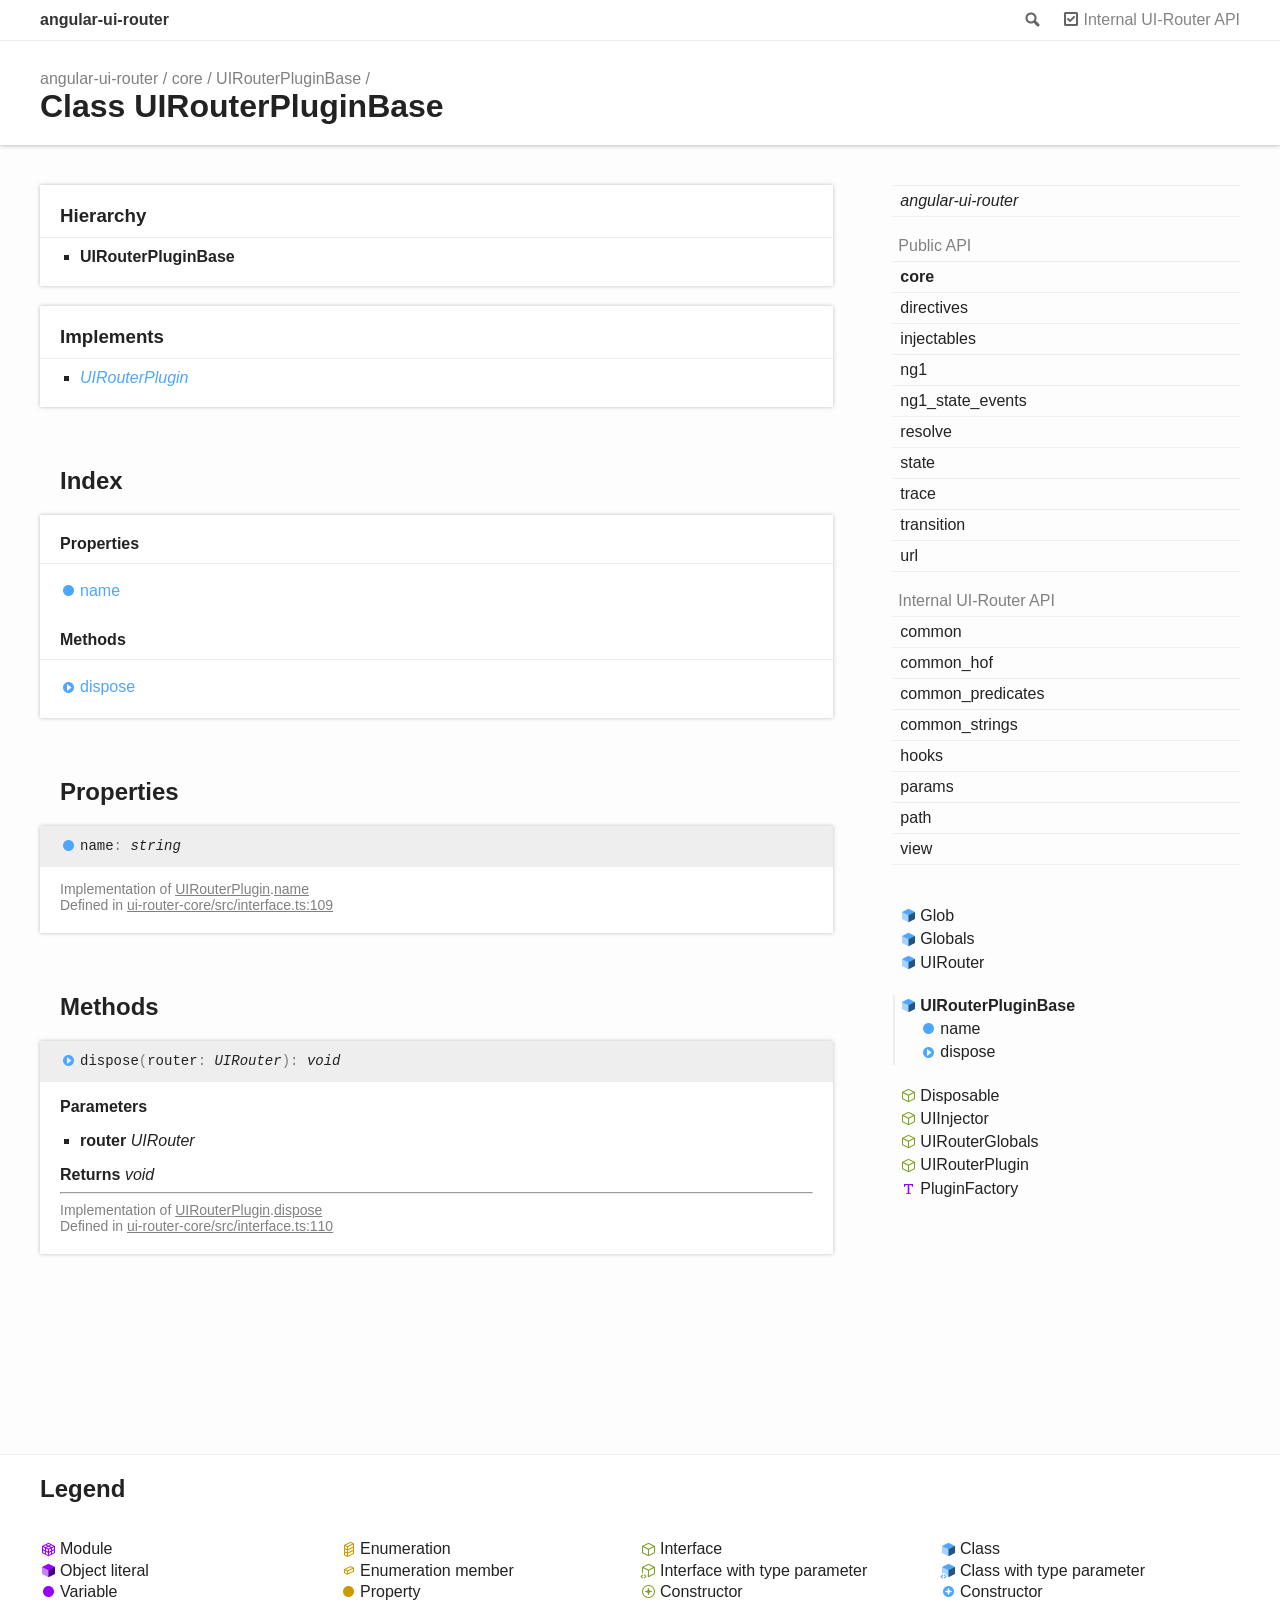
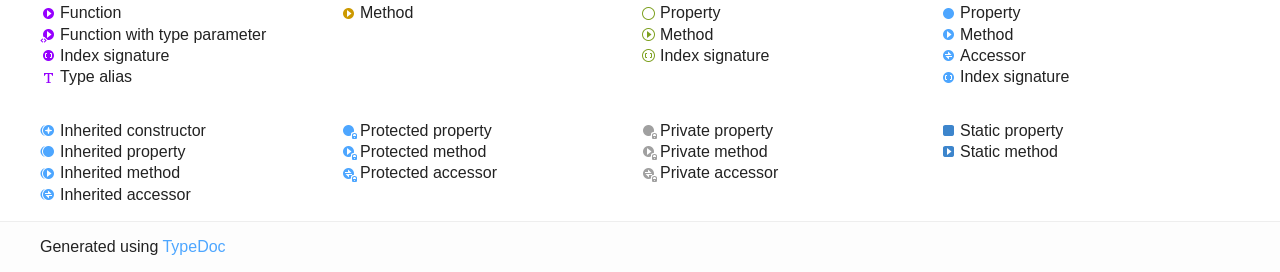
<file: node_modules/angular-ui-router/_doc/classes/core.uirouterpluginbase.html>
<!doctype html>
<html class="default no-js">
<head>
	<meta charset="utf-8">
	<meta http-equiv="X-UA-Compatible" content="IE=edge">
	<title>UIRouterPluginBase | angular-ui-router</title>
	<meta name="description" content="">
	<meta name="viewport" content="width=device-width, initial-scale=1">
	<link rel="stylesheet" href="../assets/css/main.css">
	<link rel="stylesheet" href="../assets/css/uirouter.css">
	<script src="../assets/js/modernizr.js"></script>
	<script src="../assets/js/reset.js"></script>
</head>
<body>
<header>
	<div class="tsd-page-toolbar">
		<div class="container">
			<div class="table-wrap">
				<div class="table-cell" id="tsd-search" data-index="../assets/js/search.js" data-base="..">
					<div class="field">
						<label for="tsd-search-field" class="tsd-widget search no-caption">Search</label>
						<input id="tsd-search-field" type="text" />
					</div>
					<ul class="results">
						<li class="state loading">Preparing search index...</li>
						<li class="state failure">The search index is not available</li>
					</ul>
					<a href="../index.html" class="title">angular-ui-router</a>
				</div>
				<div class="table-cell" id="tsd-widgets">
					<div id="tsd-filter">
						<a href="#" class="tsd-widget options no-caption" data-toggle="options">Options</a>
						<div class="tsd-filter-group">
							<!--
                            <div class="tsd-select" id="tsd-filter-visibility">
                                <span class="tsd-select-label">All</span>
                                <ul class="tsd-select-list">
                                    <li data-value="public">Public</li>
                                    <li data-value="protected">Public/Protected</li>
                                    <li data-value="private" class="selected">All</li>
                                </ul>
                            </div>

                            <input type="checkbox" id="tsd-filter-inherited" checked />
                            <label class="tsd-widget" for="tsd-filter-inherited">Inherited</label>
                            -->
							<input type="checkbox" id="tsd-filter-externals" checked />
							<label class="tsd-widget" for="tsd-filter-externals">Internal UI-Router API</label>
							<!--
                                <input type="checkbox" id="tsd-filter-only-exported" />
                                <label class="tsd-widget" for="tsd-filter-only-exported">Only exported</label>
                            -->
						</div>
					</div>
					<a href="#" class="tsd-widget menu no-caption" data-toggle="menu">Menu</a>
				</div>
			</div>
		</div>
	</div>
	<div class="tsd-page-title">
		<div class="container">
			<ul class="tsd-breadcrumb">
				<li>
					<a href="../index.html">angular-ui-router</a>
				</li>
				<li>
					<a href="../modules/core.html">core</a>
				</li>
				<li>
					<a href="core.uirouterpluginbase.html">UIRouterPluginBase</a>
				</li>
			</ul>
			<h1>Class UIRouterPluginBase</h1>
		</div>
	</div>
</header>
<div class="container container-main">
	<div class="row">
		<div class="col-8 col-content">
			<section class="tsd-panel tsd-hierarchy">
				<h3>Hierarchy</h3>
				<ul class="tsd-hierarchy">
					<li>
						<span class="target">UIRouterPluginBase</span>
					</li>
				</ul>
			</section>
			<section class="tsd-panel">
				<h3>Implements</h3>
				<ul class="tsd-hierarchy">
					<li><a href="../interfaces/core.uirouterplugin.html" class="tsd-signature-type">UIRouterPlugin</a></li>
				</ul>
			</section>
			<section class="tsd-panel-group tsd-index-group">
				<h2>Index</h2>
				<section class="tsd-panel tsd-index-panel">
					<div class="tsd-index-content">
						<section class="tsd-index-section ">
							<h3>Properties</h3>
							<ul class="tsd-index-list">
								<li class="tsd-kind-property tsd-parent-kind-class"><a href="core.uirouterpluginbase.html#name" class="tsd-kind-icon">name</a></li>
							</ul>
						</section>
						<section class="tsd-index-section ">
							<h3>Methods</h3>
							<ul class="tsd-index-list">
								<li class="tsd-kind-method tsd-parent-kind-class"><a href="core.uirouterpluginbase.html#dispose" class="tsd-kind-icon">dispose</a></li>
							</ul>
						</section>
					</div>
				</section>
			</section>
			<section class="tsd-panel-group tsd-member-group ">
				<h2>Properties</h2>
				<section class="tsd-panel tsd-member tsd-kind-property tsd-parent-kind-class">
					<a name="name" class="tsd-anchor"></a>
					<!--
        <h3>name</h3>
    -->
					<div class="tsd-signature tsd-kind-icon">name<span class="tsd-signature-symbol">:</span> <span class="tsd-signature-type">string</span></div>
					<div class="tsd-declaration">
					</div>
					<aside class="tsd-sources">
						<p>Implementation of <a href="../interfaces/core.uirouterplugin.html">UIRouterPlugin</a>.<a href="../interfaces/core.uirouterplugin.html#name">name</a></p>
						<ul>
							<li>Defined in <a href="https://github.com/ui-router/core/blob/659af73/src/interface.ts#L109">ui-router-core/src/interface.ts:109</a></li>
						</ul>
					</aside>
				</section>
			</section>
			<section class="tsd-panel-group tsd-member-group ">
				<h2>Methods</h2>
				<section class="tsd-panel tsd-member tsd-kind-method tsd-parent-kind-class">
					<a name="dispose" class="tsd-anchor"></a>
					<!--
        <h3>dispose</h3>
    -->
					<ul class="tsd-signatures tsd-kind-method tsd-parent-kind-class">
						<li class="tsd-signature tsd-kind-icon">dispose<span class="tsd-signature-symbol">(</span>router<span class="tsd-signature-symbol">: </span><span class="tsd-signature-type">UIRouter</span><span class="tsd-signature-symbol">)</span><span class="tsd-signature-symbol">: </span><span class="tsd-signature-type">void</span></li>
					</ul>
					<ul class="tsd-descriptions">
						<li class="tsd-description">
							<h4 class="tsd-parameters-title">Parameters</h4>
							<ul class="tsd-parameters">
								<li>
									<h5>router <span class="tsd-signature-type">UIRouter</span></h5>
								</li>
							</ul>
							<div class="tsd-returns">
								<h4 class="tsd-returns-title">Returns <span class="tsd-signature-type">void</span></h4>
							</div>
							<hr>
							<aside class="tsd-sources">
								<p>Implementation of <a href="../interfaces/core.uirouterplugin.html">UIRouterPlugin</a>.<a href="../interfaces/core.uirouterplugin.html#dispose">dispose</a></p>
								<ul>
									<li>Defined in <a href="https://github.com/ui-router/core/blob/659af73/src/interface.ts#L110">ui-router-core/src/interface.ts:110</a></li>
								</ul>
						</aside>        </li>
					</ul>
				</section>
			</section>
		</div>
		<div class="col-4 col-menu menu-sticky-wrap menu-highlight">
			<nav class="tsd-navigation primary">
				<ul>
					<li class="globals  ">
						<a href="../index.html"><em>angular-<wbr>ui-<wbr>router</em></a>
					</li>
					<li class="label tsd-is-external">
						<span>Public API</span>
					</li>
					<li class="current tsd-kind-external-module">
						<a href="../modules/core.html">core</a>
					</li>
					<li class=" tsd-kind-external-module">
						<a href="../modules/directives.html">directives</a>
					</li>
					<li class=" tsd-kind-external-module">
						<a href="../modules/injectables.html">injectables</a>
					</li>
					<li class=" tsd-kind-external-module">
						<a href="../modules/ng1.html">ng1</a>
					</li>
					<li class=" tsd-kind-external-module">
						<a href="../modules/ng1_state_events.html">ng1_<wbr>state_<wbr>events</a>
					</li>
					<li class=" tsd-kind-external-module">
						<a href="../modules/resolve.html">resolve</a>
					</li>
					<li class=" tsd-kind-external-module">
						<a href="../modules/state.html">state</a>
					</li>
					<li class=" tsd-kind-external-module">
						<a href="../modules/trace.html">trace</a>
					</li>
					<li class=" tsd-kind-external-module">
						<a href="../modules/transition.html">transition</a>
					</li>
					<li class=" tsd-kind-external-module">
						<a href="../modules/url.html">url</a>
					</li>
					<li class="label tsd-is-external">
						<span>Internal UI-<wbr><wbr>Router API</span>
					</li>
					<li class=" tsd-kind-external-module tsd-is-external">
						<a href="../modules/common.html">common</a>
					</li>
					<li class=" tsd-kind-external-module tsd-is-external">
						<a href="../modules/common_hof.html">common_<wbr>hof</a>
					</li>
					<li class=" tsd-kind-external-module tsd-is-external">
						<a href="../modules/common_predicates.html">common_<wbr>predicates</a>
					</li>
					<li class=" tsd-kind-external-module tsd-is-external">
						<a href="../modules/common_strings.html">common_<wbr>strings</a>
					</li>
					<li class=" tsd-kind-external-module tsd-is-external">
						<a href="../modules/hooks.html">hooks</a>
					</li>
					<li class=" tsd-kind-external-module tsd-is-external">
						<a href="../modules/params.html">params</a>
					</li>
					<li class=" tsd-kind-external-module tsd-is-external">
						<a href="../modules/path.html">path</a>
					</li>
					<li class=" tsd-kind-external-module tsd-is-external">
						<a href="../modules/view.html">view</a>
					</li>
				</ul>
			</nav>
			<nav class="tsd-navigation secondary menu-sticky">
				<ul class="before-current">
					<li class=" tsd-kind-class tsd-parent-kind-external-module">
						<a href="core.glob.html" class="tsd-kind-icon">Glob</a>
					</li>
					<li class=" tsd-kind-class tsd-parent-kind-external-module">
						<a href="core.globals.html" class="tsd-kind-icon">Globals</a>
					</li>
					<li class=" tsd-kind-class tsd-parent-kind-external-module">
						<a href="core.uirouter.html" class="tsd-kind-icon">UIRouter</a>
					</li>
				</ul>
				<ul class="current">
					<li class="current tsd-kind-class tsd-parent-kind-external-module">
						<a href="core.uirouterpluginbase.html" class="tsd-kind-icon">UIRouter<wbr>Plugin<wbr>Base</a>
						<ul>
							<li class=" tsd-kind-property tsd-parent-kind-class">
								<a href="core.uirouterpluginbase.html#name" class="tsd-kind-icon">name</a>
							</li>
							<li class=" tsd-kind-method tsd-parent-kind-class">
								<a href="core.uirouterpluginbase.html#dispose" class="tsd-kind-icon">dispose</a>
							</li>
						</ul>
					</li>
				</ul>
				<ul class="after-current">
					<li class=" tsd-kind-interface tsd-parent-kind-external-module">
						<a href="../interfaces/core.disposable.html" class="tsd-kind-icon">Disposable</a>
					</li>
					<li class=" tsd-kind-interface tsd-parent-kind-external-module">
						<a href="../interfaces/core.uiinjector.html" class="tsd-kind-icon">UIInjector</a>
					</li>
					<li class=" tsd-kind-interface tsd-parent-kind-external-module">
						<a href="../interfaces/core.uirouterglobals.html" class="tsd-kind-icon">UIRouter<wbr>Globals</a>
					</li>
					<li class=" tsd-kind-interface tsd-parent-kind-external-module">
						<a href="../interfaces/core.uirouterplugin.html" class="tsd-kind-icon">UIRouter<wbr>Plugin</a>
					</li>
					<li class=" tsd-kind-type-alias tsd-parent-kind-external-module">
						<a href="../modules/core.html#pluginfactory" class="tsd-kind-icon">Plugin<wbr>Factory</a>
					</li>
				</ul>
			</nav>
		</div>
	</div>
</div>
<footer class="with-border-bottom">
	<div class="container">
		<h2>Legend</h2>
		<div class="tsd-legend-group">
			<ul class="tsd-legend">
				<li class="tsd-kind-module"><span class="tsd-kind-icon">Module</span></li>
				<li class="tsd-kind-object-literal"><span class="tsd-kind-icon">Object literal</span></li>
				<li class="tsd-kind-variable"><span class="tsd-kind-icon">Variable</span></li>
				<li class="tsd-kind-function"><span class="tsd-kind-icon">Function</span></li>
				<li class="tsd-kind-function tsd-has-type-parameter"><span class="tsd-kind-icon">Function with type parameter</span></li>
				<li class="tsd-kind-index-signature"><span class="tsd-kind-icon">Index signature</span></li>
				<li class="tsd-kind-type-alias"><span class="tsd-kind-icon">Type alias</span></li>
			</ul>
			<ul class="tsd-legend">
				<li class="tsd-kind-enum"><span class="tsd-kind-icon">Enumeration</span></li>
				<li class="tsd-kind-enum-member"><span class="tsd-kind-icon">Enumeration member</span></li>
				<li class="tsd-kind-property tsd-parent-kind-enum"><span class="tsd-kind-icon">Property</span></li>
				<li class="tsd-kind-method tsd-parent-kind-enum"><span class="tsd-kind-icon">Method</span></li>
			</ul>
			<ul class="tsd-legend">
				<li class="tsd-kind-interface"><span class="tsd-kind-icon">Interface</span></li>
				<li class="tsd-kind-interface tsd-has-type-parameter"><span class="tsd-kind-icon">Interface with type parameter</span></li>
				<li class="tsd-kind-constructor tsd-parent-kind-interface"><span class="tsd-kind-icon">Constructor</span></li>
				<li class="tsd-kind-property tsd-parent-kind-interface"><span class="tsd-kind-icon">Property</span></li>
				<li class="tsd-kind-method tsd-parent-kind-interface"><span class="tsd-kind-icon">Method</span></li>
				<li class="tsd-kind-index-signature tsd-parent-kind-interface"><span class="tsd-kind-icon">Index signature</span></li>
			</ul>
			<ul class="tsd-legend">
				<li class="tsd-kind-class"><span class="tsd-kind-icon">Class</span></li>
				<li class="tsd-kind-class tsd-has-type-parameter"><span class="tsd-kind-icon">Class with type parameter</span></li>
				<li class="tsd-kind-constructor tsd-parent-kind-class"><span class="tsd-kind-icon">Constructor</span></li>
				<li class="tsd-kind-property tsd-parent-kind-class"><span class="tsd-kind-icon">Property</span></li>
				<li class="tsd-kind-method tsd-parent-kind-class"><span class="tsd-kind-icon">Method</span></li>
				<li class="tsd-kind-accessor tsd-parent-kind-class"><span class="tsd-kind-icon">Accessor</span></li>
				<li class="tsd-kind-index-signature tsd-parent-kind-class"><span class="tsd-kind-icon">Index signature</span></li>
			</ul>
			<ul class="tsd-legend">
				<li class="tsd-kind-constructor tsd-parent-kind-class tsd-is-inherited"><span class="tsd-kind-icon">Inherited constructor</span></li>
				<li class="tsd-kind-property tsd-parent-kind-class tsd-is-inherited"><span class="tsd-kind-icon">Inherited property</span></li>
				<li class="tsd-kind-method tsd-parent-kind-class tsd-is-inherited"><span class="tsd-kind-icon">Inherited method</span></li>
				<li class="tsd-kind-accessor tsd-parent-kind-class tsd-is-inherited"><span class="tsd-kind-icon">Inherited accessor</span></li>
			</ul>
			<ul class="tsd-legend">
				<li class="tsd-kind-property tsd-parent-kind-class tsd-is-protected"><span class="tsd-kind-icon">Protected property</span></li>
				<li class="tsd-kind-method tsd-parent-kind-class tsd-is-protected"><span class="tsd-kind-icon">Protected method</span></li>
				<li class="tsd-kind-accessor tsd-parent-kind-class tsd-is-protected"><span class="tsd-kind-icon">Protected accessor</span></li>
			</ul>
			<ul class="tsd-legend">
				<li class="tsd-kind-property tsd-parent-kind-class tsd-is-private"><span class="tsd-kind-icon">Private property</span></li>
				<li class="tsd-kind-method tsd-parent-kind-class tsd-is-private"><span class="tsd-kind-icon">Private method</span></li>
				<li class="tsd-kind-accessor tsd-parent-kind-class tsd-is-private"><span class="tsd-kind-icon">Private accessor</span></li>
			</ul>
			<ul class="tsd-legend">
				<li class="tsd-kind-property tsd-parent-kind-class tsd-is-static"><span class="tsd-kind-icon">Static property</span></li>
				<li class="tsd-kind-call-signature tsd-parent-kind-class tsd-is-static"><span class="tsd-kind-icon">Static method</span></li>
			</ul>
		</div>
	</div>
</footer>
<div class="container tsd-generator">
	<p>Generated using <a href="http://typedoc.io" target="_blank">TypeDoc</a></p>
</div>
<div class="overlay"></div>
<script src="../assets/js/main.js"></script>
<script>if (location.protocol == 'file:') document.write('<script src="../assets/js/search.js"><' + '/script>');</script>
</body>
</html>
</file>
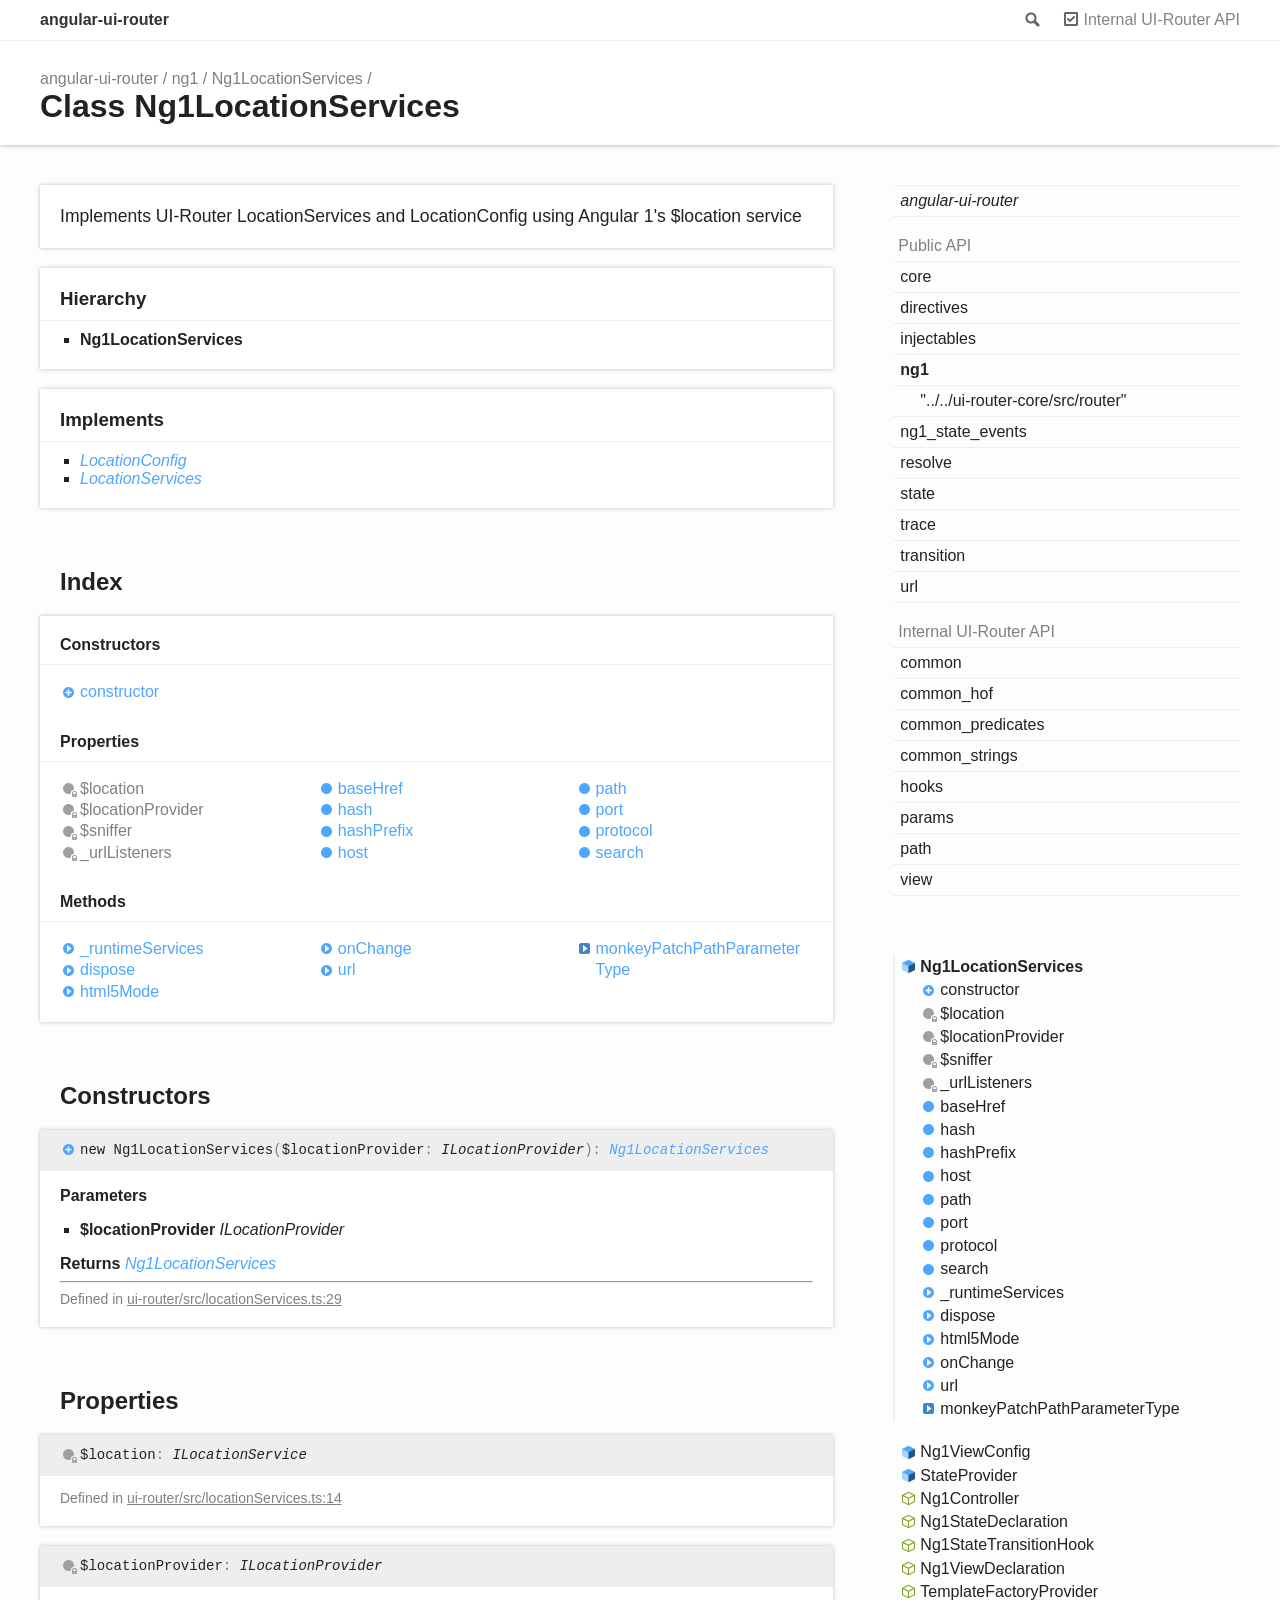
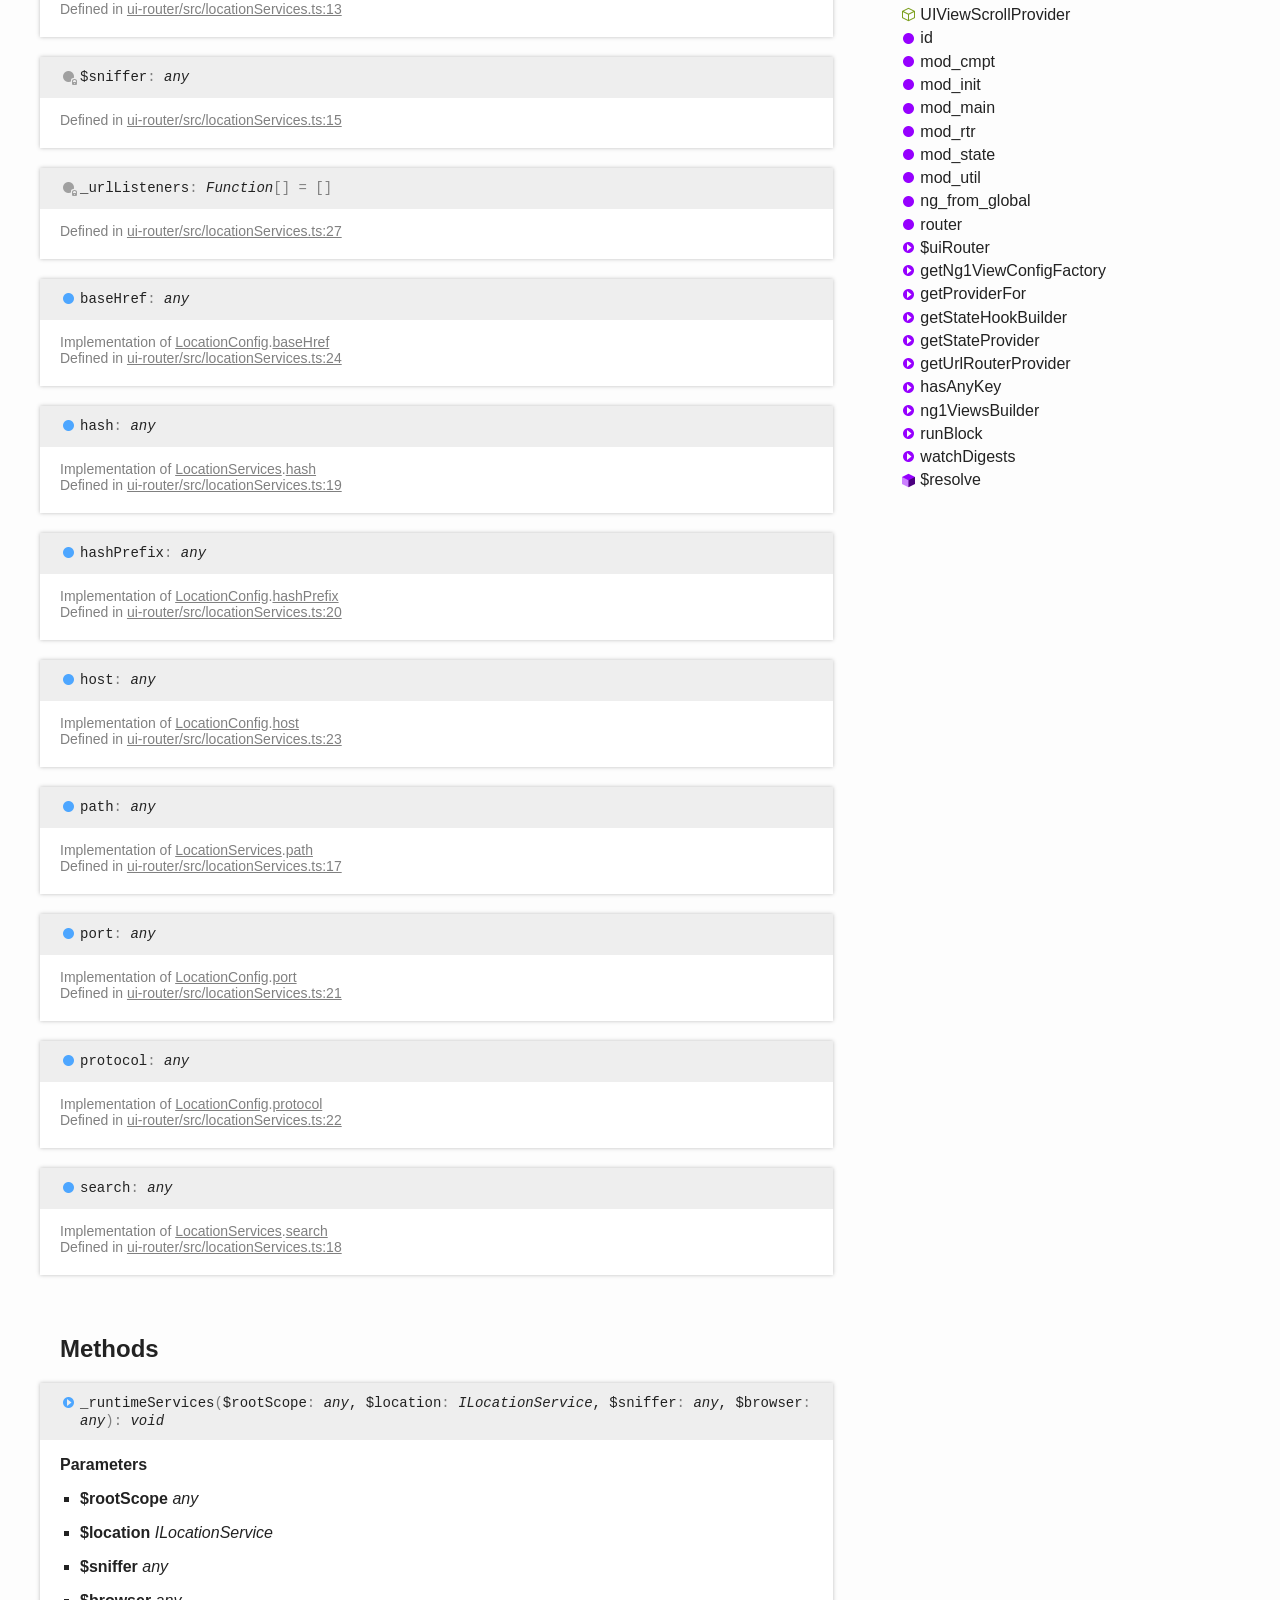
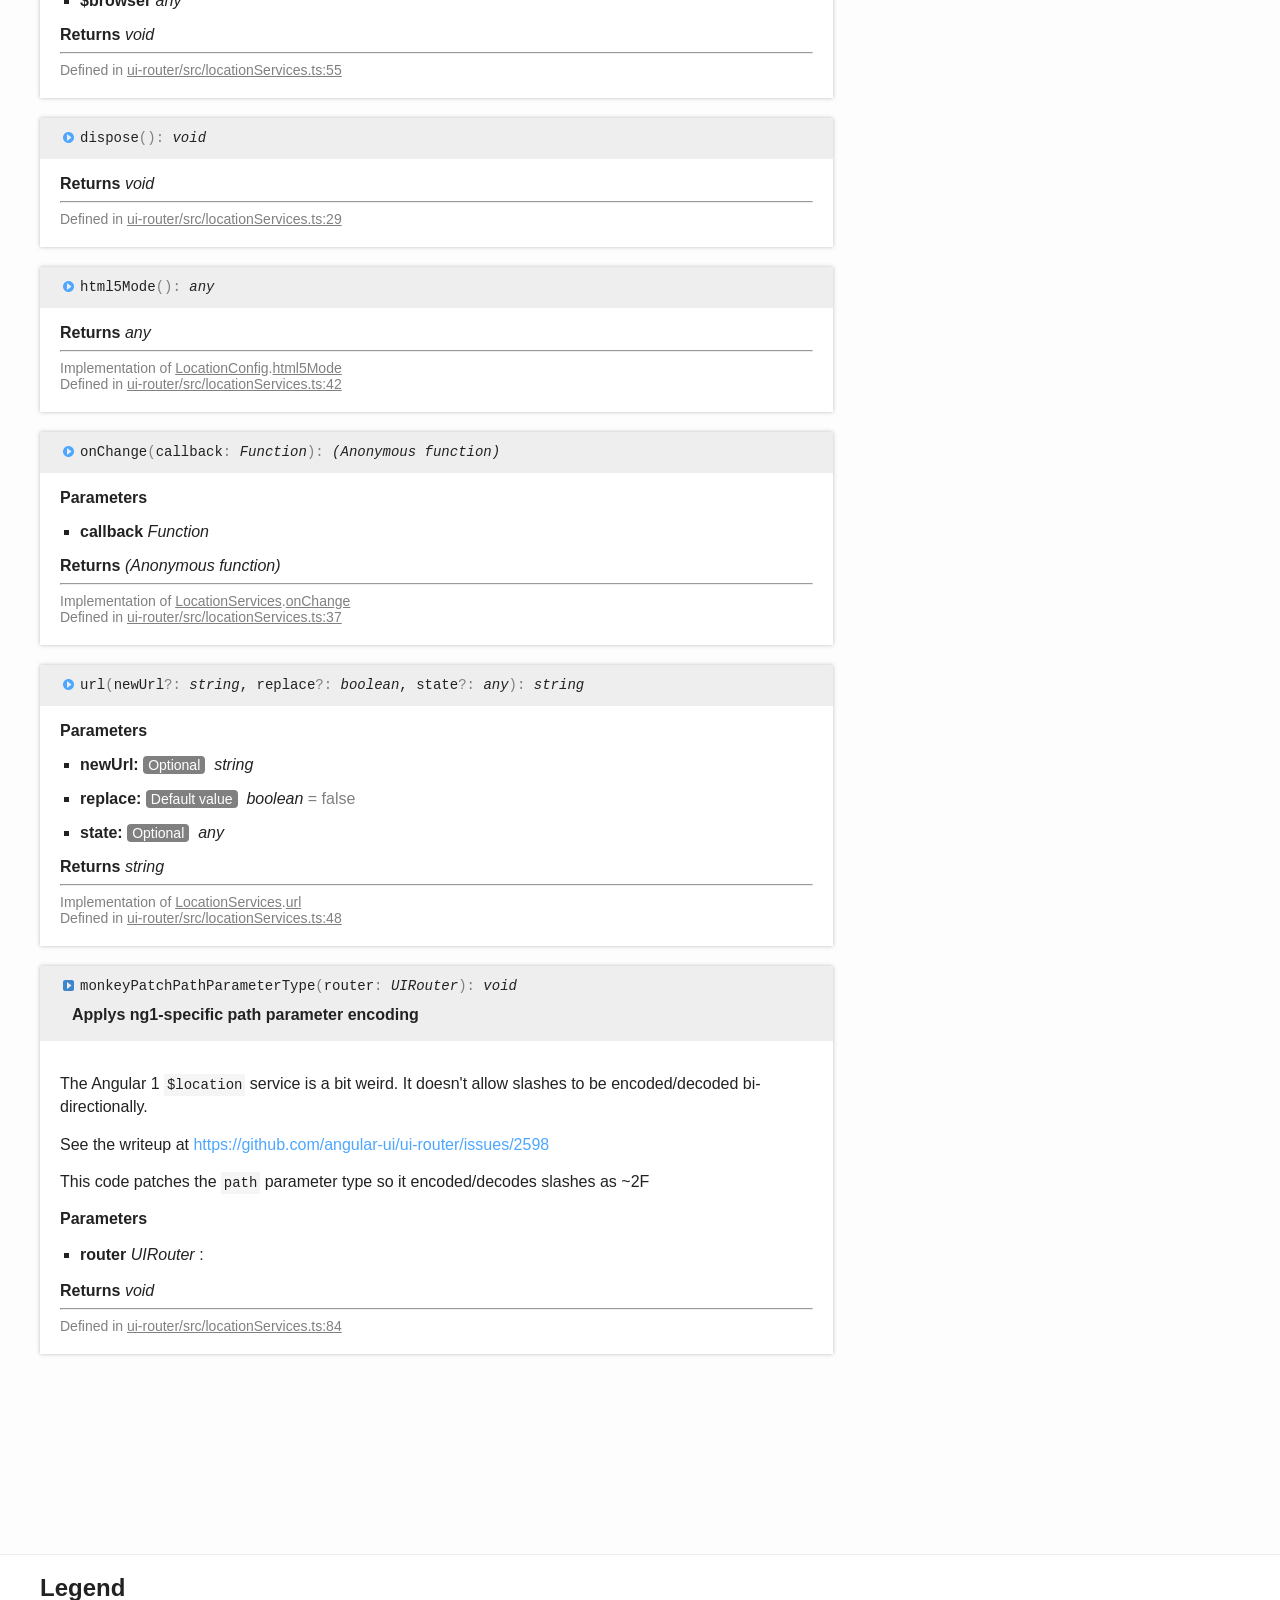
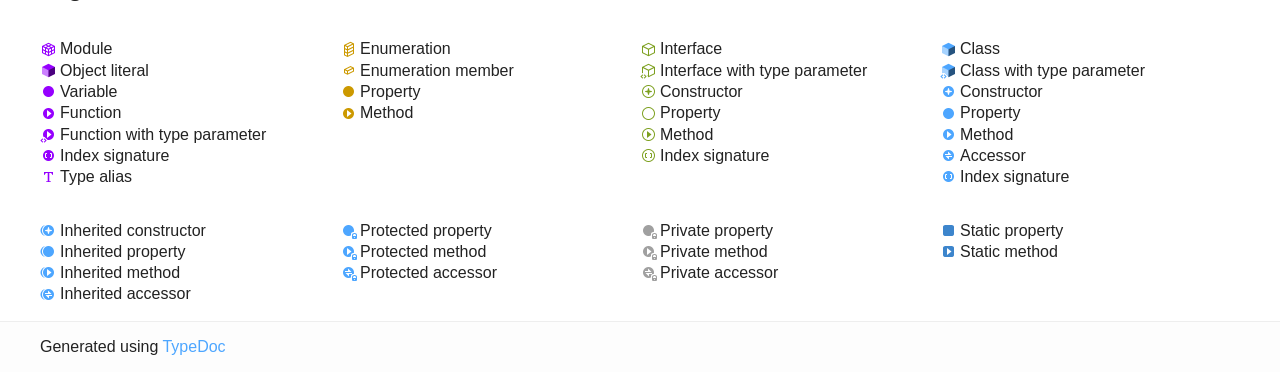
<file: node_modules/angular-ui-router/_doc/classes/ng1.ng1locationservices.html>
<!doctype html>
<html class="default no-js">
<head>
	<meta charset="utf-8">
	<meta http-equiv="X-UA-Compatible" content="IE=edge">
	<title>Ng1LocationServices | angular-ui-router</title>
	<meta name="description" content="">
	<meta name="viewport" content="width=device-width, initial-scale=1">
	<link rel="stylesheet" href="../assets/css/main.css">
	<link rel="stylesheet" href="../assets/css/uirouter.css">
	<script src="../assets/js/modernizr.js"></script>
	<script src="../assets/js/reset.js"></script>
</head>
<body>
<header>
	<div class="tsd-page-toolbar">
		<div class="container">
			<div class="table-wrap">
				<div class="table-cell" id="tsd-search" data-index="../assets/js/search.js" data-base="..">
					<div class="field">
						<label for="tsd-search-field" class="tsd-widget search no-caption">Search</label>
						<input id="tsd-search-field" type="text" />
					</div>
					<ul class="results">
						<li class="state loading">Preparing search index...</li>
						<li class="state failure">The search index is not available</li>
					</ul>
					<a href="../index.html" class="title">angular-ui-router</a>
				</div>
				<div class="table-cell" id="tsd-widgets">
					<div id="tsd-filter">
						<a href="#" class="tsd-widget options no-caption" data-toggle="options">Options</a>
						<div class="tsd-filter-group">
							<!--
                            <div class="tsd-select" id="tsd-filter-visibility">
                                <span class="tsd-select-label">All</span>
                                <ul class="tsd-select-list">
                                    <li data-value="public">Public</li>
                                    <li data-value="protected">Public/Protected</li>
                                    <li data-value="private" class="selected">All</li>
                                </ul>
                            </div>

                            <input type="checkbox" id="tsd-filter-inherited" checked />
                            <label class="tsd-widget" for="tsd-filter-inherited">Inherited</label>
                            -->
							<input type="checkbox" id="tsd-filter-externals" checked />
							<label class="tsd-widget" for="tsd-filter-externals">Internal UI-Router API</label>
							<!--
                                <input type="checkbox" id="tsd-filter-only-exported" />
                                <label class="tsd-widget" for="tsd-filter-only-exported">Only exported</label>
                            -->
						</div>
					</div>
					<a href="#" class="tsd-widget menu no-caption" data-toggle="menu">Menu</a>
				</div>
			</div>
		</div>
	</div>
	<div class="tsd-page-title">
		<div class="container">
			<ul class="tsd-breadcrumb">
				<li>
					<a href="../index.html">angular-ui-router</a>
				</li>
				<li>
					<a href="../modules/ng1.html">ng1</a>
				</li>
				<li>
					<a href="ng1.ng1locationservices.html">Ng1LocationServices</a>
				</li>
			</ul>
			<h1>Class Ng1LocationServices</h1>
		</div>
	</div>
</header>
<div class="container container-main">
	<div class="row">
		<div class="col-8 col-content">
			<section class="tsd-panel tsd-comment">
				<div class="tsd-comment tsd-typography">
					<div class="lead">
						<p>Implements UI-Router LocationServices and LocationConfig using Angular 1&#39;s $location service</p>
					</div>
				</div>
			</section>
			<section class="tsd-panel tsd-hierarchy">
				<h3>Hierarchy</h3>
				<ul class="tsd-hierarchy">
					<li>
						<span class="target">Ng1LocationServices</span>
					</li>
				</ul>
			</section>
			<section class="tsd-panel">
				<h3>Implements</h3>
				<ul class="tsd-hierarchy">
					<li><a href="../interfaces/common.locationconfig.html" class="tsd-signature-type">LocationConfig</a></li>
					<li><a href="../interfaces/common.locationservices.html" class="tsd-signature-type">LocationServices</a></li>
				</ul>
			</section>
			<section class="tsd-panel-group tsd-index-group">
				<h2>Index</h2>
				<section class="tsd-panel tsd-index-panel">
					<div class="tsd-index-content">
						<section class="tsd-index-section tsd-is-external">
							<h3>Constructors</h3>
							<ul class="tsd-index-list">
								<li class="tsd-kind-constructor tsd-parent-kind-class tsd-is-external"><a href="ng1.ng1locationservices.html#constructor" class="tsd-kind-icon">constructor</a></li>
							</ul>
						</section>
						<section class="tsd-index-section tsd-is-external">
							<h3>Properties</h3>
							<ul class="tsd-index-list">
								<li class="tsd-kind-property tsd-parent-kind-class tsd-is-private tsd-is-external"><a href="ng1.ng1locationservices.html#_location" class="tsd-kind-icon">$location</a></li>
								<li class="tsd-kind-property tsd-parent-kind-class tsd-is-private tsd-is-external"><a href="ng1.ng1locationservices.html#_locationprovider" class="tsd-kind-icon">$location<wbr>Provider</a></li>
								<li class="tsd-kind-property tsd-parent-kind-class tsd-is-private tsd-is-external"><a href="ng1.ng1locationservices.html#_sniffer" class="tsd-kind-icon">$sniffer</a></li>
								<li class="tsd-kind-property tsd-parent-kind-class tsd-is-private tsd-is-external"><a href="ng1.ng1locationservices.html#_urllisteners" class="tsd-kind-icon">_url<wbr>Listeners</a></li>
								<li class="tsd-kind-property tsd-parent-kind-class tsd-is-external"><a href="ng1.ng1locationservices.html#basehref" class="tsd-kind-icon">base<wbr>Href</a></li>
								<li class="tsd-kind-property tsd-parent-kind-class tsd-is-external"><a href="ng1.ng1locationservices.html#hash" class="tsd-kind-icon">hash</a></li>
								<li class="tsd-kind-property tsd-parent-kind-class tsd-is-external"><a href="ng1.ng1locationservices.html#hashprefix" class="tsd-kind-icon">hash<wbr>Prefix</a></li>
								<li class="tsd-kind-property tsd-parent-kind-class tsd-is-external"><a href="ng1.ng1locationservices.html#host" class="tsd-kind-icon">host</a></li>
								<li class="tsd-kind-property tsd-parent-kind-class tsd-is-external"><a href="ng1.ng1locationservices.html#path" class="tsd-kind-icon">path</a></li>
								<li class="tsd-kind-property tsd-parent-kind-class tsd-is-external"><a href="ng1.ng1locationservices.html#port" class="tsd-kind-icon">port</a></li>
								<li class="tsd-kind-property tsd-parent-kind-class tsd-is-external"><a href="ng1.ng1locationservices.html#protocol" class="tsd-kind-icon">protocol</a></li>
								<li class="tsd-kind-property tsd-parent-kind-class tsd-is-external"><a href="ng1.ng1locationservices.html#search" class="tsd-kind-icon">search</a></li>
							</ul>
						</section>
						<section class="tsd-index-section tsd-is-external">
							<h3>Methods</h3>
							<ul class="tsd-index-list">
								<li class="tsd-kind-method tsd-parent-kind-class tsd-is-external"><a href="ng1.ng1locationservices.html#_runtimeservices" class="tsd-kind-icon">_runtime<wbr>Services</a></li>
								<li class="tsd-kind-method tsd-parent-kind-class tsd-is-external"><a href="ng1.ng1locationservices.html#dispose" class="tsd-kind-icon">dispose</a></li>
								<li class="tsd-kind-method tsd-parent-kind-class tsd-is-external"><a href="ng1.ng1locationservices.html#html5mode" class="tsd-kind-icon">html5<wbr>Mode</a></li>
								<li class="tsd-kind-method tsd-parent-kind-class tsd-is-external"><a href="ng1.ng1locationservices.html#onchange" class="tsd-kind-icon">on<wbr>Change</a></li>
								<li class="tsd-kind-method tsd-parent-kind-class tsd-is-external"><a href="ng1.ng1locationservices.html#url" class="tsd-kind-icon">url</a></li>
								<li class="tsd-kind-method tsd-parent-kind-class tsd-is-static tsd-is-external"><a href="ng1.ng1locationservices.html#monkeypatchpathparametertype" class="tsd-kind-icon">monkey<wbr>Patch<wbr>Path<wbr>Parameter<wbr>Type</a></li>
							</ul>
						</section>
					</div>
				</section>
			</section>
			<section class="tsd-panel-group tsd-member-group tsd-is-external">
				<h2>Constructors</h2>
				<section class="tsd-panel tsd-member tsd-kind-constructor tsd-parent-kind-class tsd-is-external">
					<a name="constructor" class="tsd-anchor"></a>
					<!--
        <h3>constructor</h3>
    -->
					<ul class="tsd-signatures tsd-kind-constructor tsd-parent-kind-class tsd-is-external">
						<li class="tsd-signature tsd-kind-icon">new <wbr>Ng1<wbr>Location<wbr>Services<span class="tsd-signature-symbol">(</span>$locationProvider<span class="tsd-signature-symbol">: </span><span class="tsd-signature-type">ILocationProvider</span><span class="tsd-signature-symbol">)</span><span class="tsd-signature-symbol">: </span><a href="ng1.ng1locationservices.html" class="tsd-signature-type">Ng1LocationServices</a></li>
					</ul>
					<ul class="tsd-descriptions">
						<li class="tsd-description">
							<h4 class="tsd-parameters-title">Parameters</h4>
							<ul class="tsd-parameters">
								<li>
									<h5>$locationProvider <span class="tsd-signature-type">ILocationProvider</span></h5>
								</li>
							</ul>
							<div class="tsd-returns">
								<h4 class="tsd-returns-title">Returns <a href="ng1.ng1locationservices.html" class="tsd-signature-type">Ng1LocationServices</a></h4>
							</div>
							<hr>
							<aside class="tsd-sources">
								<ul>
									<li>Defined in <a href="https://github.com/angular-ui/ui-router/blob/d8e52e9/src/locationServices.ts#L29">ui-router/src/locationServices.ts:29</a></li>
								</ul>
						</aside>        </li>
					</ul>
				</section>
			</section>
			<section class="tsd-panel-group tsd-member-group tsd-is-external">
				<h2>Properties</h2>
				<section class="tsd-panel tsd-member tsd-kind-property tsd-parent-kind-class tsd-is-private tsd-is-external">
					<a name="_location" class="tsd-anchor"></a>
					<!--
        <h3><span class="tsd-flag ts-flagPrivate">Private</span> $location</h3>
    -->
					<div class="tsd-signature tsd-kind-icon">$location<span class="tsd-signature-symbol">:</span> <span class="tsd-signature-type">ILocationService</span></div>
					<div class="tsd-declaration">
					</div>
					<aside class="tsd-sources">
						<ul>
							<li>Defined in <a href="https://github.com/angular-ui/ui-router/blob/d8e52e9/src/locationServices.ts#L14">ui-router/src/locationServices.ts:14</a></li>
						</ul>
					</aside>
				</section>
				<section class="tsd-panel tsd-member tsd-kind-property tsd-parent-kind-class tsd-is-private tsd-is-external">
					<a name="_locationprovider" class="tsd-anchor"></a>
					<!--
        <h3><span class="tsd-flag ts-flagPrivate">Private</span> $location<wbr>Provider</h3>
    -->
					<div class="tsd-signature tsd-kind-icon">$location<wbr>Provider<span class="tsd-signature-symbol">:</span> <span class="tsd-signature-type">ILocationProvider</span></div>
					<div class="tsd-declaration">
					</div>
					<aside class="tsd-sources">
						<ul>
							<li>Defined in <a href="https://github.com/angular-ui/ui-router/blob/d8e52e9/src/locationServices.ts#L13">ui-router/src/locationServices.ts:13</a></li>
						</ul>
					</aside>
				</section>
				<section class="tsd-panel tsd-member tsd-kind-property tsd-parent-kind-class tsd-is-private tsd-is-external">
					<a name="_sniffer" class="tsd-anchor"></a>
					<!--
        <h3><span class="tsd-flag ts-flagPrivate">Private</span> $sniffer</h3>
    -->
					<div class="tsd-signature tsd-kind-icon">$sniffer<span class="tsd-signature-symbol">:</span> <span class="tsd-signature-type">any</span></div>
					<div class="tsd-declaration">
					</div>
					<aside class="tsd-sources">
						<ul>
							<li>Defined in <a href="https://github.com/angular-ui/ui-router/blob/d8e52e9/src/locationServices.ts#L15">ui-router/src/locationServices.ts:15</a></li>
						</ul>
					</aside>
				</section>
				<section class="tsd-panel tsd-member tsd-kind-property tsd-parent-kind-class tsd-is-private tsd-is-external">
					<a name="_urllisteners" class="tsd-anchor"></a>
					<!--
        <h3><span class="tsd-flag ts-flagPrivate">Private</span> _url<wbr>Listeners</h3>
    -->
					<div class="tsd-signature tsd-kind-icon">_url<wbr>Listeners<span class="tsd-signature-symbol">:</span> <span class="tsd-signature-type">Function</span><span class="tsd-signature-symbol">[]</span><span class="tsd-signature-symbol"> =&nbsp;[]</span></div>
					<div class="tsd-declaration">
					</div>
					<aside class="tsd-sources">
						<ul>
							<li>Defined in <a href="https://github.com/angular-ui/ui-router/blob/d8e52e9/src/locationServices.ts#L27">ui-router/src/locationServices.ts:27</a></li>
						</ul>
					</aside>
				</section>
				<section class="tsd-panel tsd-member tsd-kind-property tsd-parent-kind-class tsd-is-external">
					<a name="basehref" class="tsd-anchor"></a>
					<!--
        <h3>base<wbr>Href</h3>
    -->
					<div class="tsd-signature tsd-kind-icon">base<wbr>Href<span class="tsd-signature-symbol">:</span> <span class="tsd-signature-type">any</span></div>
					<div class="tsd-declaration">
					</div>
					<aside class="tsd-sources">
						<p>Implementation of <a href="../interfaces/common.locationconfig.html">LocationConfig</a>.<a href="../interfaces/common.locationconfig.html#basehref">baseHref</a></p>
						<ul>
							<li>Defined in <a href="https://github.com/angular-ui/ui-router/blob/d8e52e9/src/locationServices.ts#L24">ui-router/src/locationServices.ts:24</a></li>
						</ul>
					</aside>
				</section>
				<section class="tsd-panel tsd-member tsd-kind-property tsd-parent-kind-class tsd-is-external">
					<a name="hash" class="tsd-anchor"></a>
					<!--
        <h3>hash</h3>
    -->
					<div class="tsd-signature tsd-kind-icon">hash<span class="tsd-signature-symbol">:</span> <span class="tsd-signature-type">any</span></div>
					<div class="tsd-declaration">
					</div>
					<aside class="tsd-sources">
						<p>Implementation of <a href="../interfaces/common.locationservices.html">LocationServices</a>.<a href="../interfaces/common.locationservices.html#hash">hash</a></p>
						<ul>
							<li>Defined in <a href="https://github.com/angular-ui/ui-router/blob/d8e52e9/src/locationServices.ts#L19">ui-router/src/locationServices.ts:19</a></li>
						</ul>
					</aside>
				</section>
				<section class="tsd-panel tsd-member tsd-kind-property tsd-parent-kind-class tsd-is-external">
					<a name="hashprefix" class="tsd-anchor"></a>
					<!--
        <h3>hash<wbr>Prefix</h3>
    -->
					<div class="tsd-signature tsd-kind-icon">hash<wbr>Prefix<span class="tsd-signature-symbol">:</span> <span class="tsd-signature-type">any</span></div>
					<div class="tsd-declaration">
					</div>
					<aside class="tsd-sources">
						<p>Implementation of <a href="../interfaces/common.locationconfig.html">LocationConfig</a>.<a href="../interfaces/common.locationconfig.html#hashprefix">hashPrefix</a></p>
						<ul>
							<li>Defined in <a href="https://github.com/angular-ui/ui-router/blob/d8e52e9/src/locationServices.ts#L20">ui-router/src/locationServices.ts:20</a></li>
						</ul>
					</aside>
				</section>
				<section class="tsd-panel tsd-member tsd-kind-property tsd-parent-kind-class tsd-is-external">
					<a name="host" class="tsd-anchor"></a>
					<!--
        <h3>host</h3>
    -->
					<div class="tsd-signature tsd-kind-icon">host<span class="tsd-signature-symbol">:</span> <span class="tsd-signature-type">any</span></div>
					<div class="tsd-declaration">
					</div>
					<aside class="tsd-sources">
						<p>Implementation of <a href="../interfaces/common.locationconfig.html">LocationConfig</a>.<a href="../interfaces/common.locationconfig.html#host">host</a></p>
						<ul>
							<li>Defined in <a href="https://github.com/angular-ui/ui-router/blob/d8e52e9/src/locationServices.ts#L23">ui-router/src/locationServices.ts:23</a></li>
						</ul>
					</aside>
				</section>
				<section class="tsd-panel tsd-member tsd-kind-property tsd-parent-kind-class tsd-is-external">
					<a name="path" class="tsd-anchor"></a>
					<!--
        <h3>path</h3>
    -->
					<div class="tsd-signature tsd-kind-icon">path<span class="tsd-signature-symbol">:</span> <span class="tsd-signature-type">any</span></div>
					<div class="tsd-declaration">
					</div>
					<aside class="tsd-sources">
						<p>Implementation of <a href="../interfaces/common.locationservices.html">LocationServices</a>.<a href="../interfaces/common.locationservices.html#path">path</a></p>
						<ul>
							<li>Defined in <a href="https://github.com/angular-ui/ui-router/blob/d8e52e9/src/locationServices.ts#L17">ui-router/src/locationServices.ts:17</a></li>
						</ul>
					</aside>
				</section>
				<section class="tsd-panel tsd-member tsd-kind-property tsd-parent-kind-class tsd-is-external">
					<a name="port" class="tsd-anchor"></a>
					<!--
        <h3>port</h3>
    -->
					<div class="tsd-signature tsd-kind-icon">port<span class="tsd-signature-symbol">:</span> <span class="tsd-signature-type">any</span></div>
					<div class="tsd-declaration">
					</div>
					<aside class="tsd-sources">
						<p>Implementation of <a href="../interfaces/common.locationconfig.html">LocationConfig</a>.<a href="../interfaces/common.locationconfig.html#port">port</a></p>
						<ul>
							<li>Defined in <a href="https://github.com/angular-ui/ui-router/blob/d8e52e9/src/locationServices.ts#L21">ui-router/src/locationServices.ts:21</a></li>
						</ul>
					</aside>
				</section>
				<section class="tsd-panel tsd-member tsd-kind-property tsd-parent-kind-class tsd-is-external">
					<a name="protocol" class="tsd-anchor"></a>
					<!--
        <h3>protocol</h3>
    -->
					<div class="tsd-signature tsd-kind-icon">protocol<span class="tsd-signature-symbol">:</span> <span class="tsd-signature-type">any</span></div>
					<div class="tsd-declaration">
					</div>
					<aside class="tsd-sources">
						<p>Implementation of <a href="../interfaces/common.locationconfig.html">LocationConfig</a>.<a href="../interfaces/common.locationconfig.html#protocol">protocol</a></p>
						<ul>
							<li>Defined in <a href="https://github.com/angular-ui/ui-router/blob/d8e52e9/src/locationServices.ts#L22">ui-router/src/locationServices.ts:22</a></li>
						</ul>
					</aside>
				</section>
				<section class="tsd-panel tsd-member tsd-kind-property tsd-parent-kind-class tsd-is-external">
					<a name="search" class="tsd-anchor"></a>
					<!--
        <h3>search</h3>
    -->
					<div class="tsd-signature tsd-kind-icon">search<span class="tsd-signature-symbol">:</span> <span class="tsd-signature-type">any</span></div>
					<div class="tsd-declaration">
					</div>
					<aside class="tsd-sources">
						<p>Implementation of <a href="../interfaces/common.locationservices.html">LocationServices</a>.<a href="../interfaces/common.locationservices.html#search">search</a></p>
						<ul>
							<li>Defined in <a href="https://github.com/angular-ui/ui-router/blob/d8e52e9/src/locationServices.ts#L18">ui-router/src/locationServices.ts:18</a></li>
						</ul>
					</aside>
				</section>
			</section>
			<section class="tsd-panel-group tsd-member-group tsd-is-external">
				<h2>Methods</h2>
				<section class="tsd-panel tsd-member tsd-kind-method tsd-parent-kind-class tsd-is-external">
					<a name="_runtimeservices" class="tsd-anchor"></a>
					<!--
        <h3>_runtime<wbr>Services</h3>
    -->
					<ul class="tsd-signatures tsd-kind-method tsd-parent-kind-class tsd-is-external">
						<li class="tsd-signature tsd-kind-icon">_runtime<wbr>Services<span class="tsd-signature-symbol">(</span>$rootScope<span class="tsd-signature-symbol">: </span><span class="tsd-signature-type">any</span>, $location<span class="tsd-signature-symbol">: </span><span class="tsd-signature-type">ILocationService</span>, $sniffer<span class="tsd-signature-symbol">: </span><span class="tsd-signature-type">any</span>, $browser<span class="tsd-signature-symbol">: </span><span class="tsd-signature-type">any</span><span class="tsd-signature-symbol">)</span><span class="tsd-signature-symbol">: </span><span class="tsd-signature-type">void</span></li>
					</ul>
					<ul class="tsd-descriptions">
						<li class="tsd-description">
							<h4 class="tsd-parameters-title">Parameters</h4>
							<ul class="tsd-parameters">
								<li>
									<h5>$rootScope <span class="tsd-signature-type">any</span></h5>
								</li>
								<li>
									<h5>$location <span class="tsd-signature-type">ILocationService</span></h5>
								</li>
								<li>
									<h5>$sniffer <span class="tsd-signature-type">any</span></h5>
								</li>
								<li>
									<h5>$browser <span class="tsd-signature-type">any</span></h5>
								</li>
							</ul>
							<div class="tsd-returns">
								<h4 class="tsd-returns-title">Returns <span class="tsd-signature-type">void</span></h4>
							</div>
							<hr>
							<aside class="tsd-sources">
								<ul>
									<li>Defined in <a href="https://github.com/angular-ui/ui-router/blob/d8e52e9/src/locationServices.ts#L55">ui-router/src/locationServices.ts:55</a></li>
								</ul>
						</aside>        </li>
					</ul>
				</section>
				<section class="tsd-panel tsd-member tsd-kind-method tsd-parent-kind-class tsd-is-external">
					<a name="dispose" class="tsd-anchor"></a>
					<!--
        <h3>dispose</h3>
    -->
					<ul class="tsd-signatures tsd-kind-method tsd-parent-kind-class tsd-is-external">
						<li class="tsd-signature tsd-kind-icon">dispose<span class="tsd-signature-symbol">(</span><span class="tsd-signature-symbol">)</span><span class="tsd-signature-symbol">: </span><span class="tsd-signature-type">void</span></li>
					</ul>
					<ul class="tsd-descriptions">
						<li class="tsd-description">
							<div class="tsd-returns">
								<h4 class="tsd-returns-title">Returns <span class="tsd-signature-type">void</span></h4>
							</div>
							<hr>
							<aside class="tsd-sources">
								<ul>
									<li>Defined in <a href="https://github.com/angular-ui/ui-router/blob/d8e52e9/src/locationServices.ts#L29">ui-router/src/locationServices.ts:29</a></li>
								</ul>
						</aside>        </li>
					</ul>
				</section>
				<section class="tsd-panel tsd-member tsd-kind-method tsd-parent-kind-class tsd-is-external">
					<a name="html5mode" class="tsd-anchor"></a>
					<!--
        <h3>html5<wbr>Mode</h3>
    -->
					<ul class="tsd-signatures tsd-kind-method tsd-parent-kind-class tsd-is-external">
						<li class="tsd-signature tsd-kind-icon">html5<wbr>Mode<span class="tsd-signature-symbol">(</span><span class="tsd-signature-symbol">)</span><span class="tsd-signature-symbol">: </span><span class="tsd-signature-type">any</span></li>
					</ul>
					<ul class="tsd-descriptions">
						<li class="tsd-description">
							<div class="tsd-returns">
								<h4 class="tsd-returns-title">Returns <span class="tsd-signature-type">any</span></h4>
							</div>
							<hr>
							<aside class="tsd-sources">
								<p>Implementation of <a href="../interfaces/common.locationconfig.html">LocationConfig</a>.<a href="../interfaces/common.locationconfig.html#html5mode">html5Mode</a></p>
								<ul>
									<li>Defined in <a href="https://github.com/angular-ui/ui-router/blob/d8e52e9/src/locationServices.ts#L42">ui-router/src/locationServices.ts:42</a></li>
								</ul>
						</aside>        </li>
					</ul>
				</section>
				<section class="tsd-panel tsd-member tsd-kind-method tsd-parent-kind-class tsd-is-external">
					<a name="onchange" class="tsd-anchor"></a>
					<!--
        <h3>on<wbr>Change</h3>
    -->
					<ul class="tsd-signatures tsd-kind-method tsd-parent-kind-class tsd-is-external">
						<li class="tsd-signature tsd-kind-icon">on<wbr>Change<span class="tsd-signature-symbol">(</span>callback<span class="tsd-signature-symbol">: </span><span class="tsd-signature-type">Function</span><span class="tsd-signature-symbol">)</span><span class="tsd-signature-symbol">: </span><span class="tsd-signature-type">(Anonymous function)</span></li>
					</ul>
					<ul class="tsd-descriptions">
						<li class="tsd-description">
							<h4 class="tsd-parameters-title">Parameters</h4>
							<ul class="tsd-parameters">
								<li>
									<h5>callback <span class="tsd-signature-type">Function</span></h5>
								</li>
							</ul>
							<div class="tsd-returns">
								<h4 class="tsd-returns-title">Returns <span class="tsd-signature-type">(Anonymous function)</span></h4>
							</div>
							<hr>
							<aside class="tsd-sources">
								<p>Implementation of <a href="../interfaces/common.locationservices.html">LocationServices</a>.<a href="../interfaces/common.locationservices.html#onchange">onChange</a></p>
								<ul>
									<li>Defined in <a href="https://github.com/angular-ui/ui-router/blob/d8e52e9/src/locationServices.ts#L37">ui-router/src/locationServices.ts:37</a></li>
								</ul>
						</aside>        </li>
					</ul>
				</section>
				<section class="tsd-panel tsd-member tsd-kind-method tsd-parent-kind-class tsd-is-external">
					<a name="url" class="tsd-anchor"></a>
					<!--
        <h3>url</h3>
    -->
					<ul class="tsd-signatures tsd-kind-method tsd-parent-kind-class tsd-is-external">
						<li class="tsd-signature tsd-kind-icon">url<span class="tsd-signature-symbol">(</span>newUrl<span class="tsd-signature-symbol">?: </span><span class="tsd-signature-type">string</span>, replace<span class="tsd-signature-symbol">?: </span><span class="tsd-signature-type">boolean</span>, state<span class="tsd-signature-symbol">?: </span><span class="tsd-signature-type">any</span><span class="tsd-signature-symbol">)</span><span class="tsd-signature-symbol">: </span><span class="tsd-signature-type">string</span></li>
					</ul>
					<ul class="tsd-descriptions">
						<li class="tsd-description">
							<h4 class="tsd-parameters-title">Parameters</h4>
							<ul class="tsd-parameters">
								<li>
									<h5>newUrl: <span class="tsd-flag ts-flagOptional">Optional</span>&nbsp; <span class="tsd-signature-type">string</span></h5>
								</li>
								<li>
									<h5>replace: <span class="tsd-flag ts-flagDefault value">Default value</span>&nbsp; <span class="tsd-signature-type">boolean</span><span class="tsd-signature-symbol"> =&nbsp;false</span></h5>
								</li>
								<li>
									<h5>state: <span class="tsd-flag ts-flagOptional">Optional</span>&nbsp; <span class="tsd-signature-type">any</span></h5>
								</li>
							</ul>
							<div class="tsd-returns">
								<h4 class="tsd-returns-title">Returns <span class="tsd-signature-type">string</span></h4>
							</div>
							<hr>
							<aside class="tsd-sources">
								<p>Implementation of <a href="../interfaces/common.locationservices.html">LocationServices</a>.<a href="../interfaces/common.locationservices.html#url">url</a></p>
								<ul>
									<li>Defined in <a href="https://github.com/angular-ui/ui-router/blob/d8e52e9/src/locationServices.ts#L48">ui-router/src/locationServices.ts:48</a></li>
								</ul>
						</aside>        </li>
					</ul>
				</section>
				<section class="tsd-panel tsd-member tsd-kind-method tsd-parent-kind-class tsd-is-static tsd-is-external">
					<a name="monkeypatchpathparametertype" class="tsd-anchor"></a>
					<!--
        <h3><span class="tsd-flag ts-flagStatic">Static</span> monkey<wbr>Patch<wbr>Path<wbr>Parameter<wbr>Type</h3>
    -->
					<ul class="tsd-signatures tsd-kind-method tsd-parent-kind-class tsd-is-static tsd-is-external">
						<li class="tsd-signature tsd-kind-icon">monkey<wbr>Patch<wbr>Path<wbr>Parameter<wbr>Type<span class="tsd-signature-symbol">(</span>router<span class="tsd-signature-symbol">: </span><span class="tsd-signature-type">UIRouter</span><span class="tsd-signature-symbol">)</span><span class="tsd-signature-symbol">: </span><span class="tsd-signature-type">void</span></li>
						<li class="tsd-header">
							<p> Applys ng1-specific path parameter encoding </p>
						</li>
					</ul>
					<ul class="tsd-descriptions">
						<li class="tsd-description">
							<div class="tsd-comment tsd-typography">
								<div class="lead">
									<p>Applys ng1-specific path parameter encoding</p>
								</div>
								<p>The Angular 1 <code>$location</code> service is a bit weird.
								It doesn&#39;t allow slashes to be encoded/decoded bi-directionally.</p>
								<p>See the writeup at <a href="https://github.com/angular-ui/ui-router/issues/2598">https://github.com/angular-ui/ui-router/issues/2598</a></p>
								<p>This code patches the <code>path</code> parameter type so it encoded/decodes slashes as ~2F</p>
							</div>
							<h4 class="tsd-parameters-title">Parameters</h4>
							<ul class="tsd-parameters">
								<li>
									<h5>router <span class="tsd-signature-type">UIRouter</span></h5>
									:         <div class="tsd-comment tsd-typography">
									</div>
								</li>
							</ul>
							<div class="tsd-returns">
								<h4 class="tsd-returns-title">Returns <span class="tsd-signature-type">void</span></h4>
							</div>
							<hr>
							<aside class="tsd-sources">
								<ul>
									<li>Defined in <a href="https://github.com/angular-ui/ui-router/blob/d8e52e9/src/locationServices.ts#L84">ui-router/src/locationServices.ts:84</a></li>
								</ul>
						</aside>        </li>
					</ul>
				</section>
			</section>
		</div>
		<div class="col-4 col-menu menu-sticky-wrap menu-highlight">
			<nav class="tsd-navigation primary">
				<ul>
					<li class="globals  ">
						<a href="../index.html"><em>angular-<wbr>ui-<wbr>router</em></a>
					</li>
					<li class="label tsd-is-external">
						<span>Public API</span>
					</li>
					<li class=" tsd-kind-external-module">
						<a href="../modules/core.html">core</a>
					</li>
					<li class=" tsd-kind-external-module">
						<a href="../modules/directives.html">directives</a>
					</li>
					<li class=" tsd-kind-external-module">
						<a href="../modules/injectables.html">injectables</a>
					</li>
					<li class="current tsd-kind-external-module">
						<a href="../modules/ng1.html">ng1</a>
						<ul>
							<li class=" tsd-kind-module tsd-parent-kind-external-module tsd-is-external tsd-is-not-exported">
								<a href="../modules/ng1._______ui_router_core_src_router_.html">"../../ui-<wbr>router-<wbr>core/src/router"</a>
							</li>
						</ul>
					</li>
					<li class=" tsd-kind-external-module">
						<a href="../modules/ng1_state_events.html">ng1_<wbr>state_<wbr>events</a>
					</li>
					<li class=" tsd-kind-external-module">
						<a href="../modules/resolve.html">resolve</a>
					</li>
					<li class=" tsd-kind-external-module">
						<a href="../modules/state.html">state</a>
					</li>
					<li class=" tsd-kind-external-module">
						<a href="../modules/trace.html">trace</a>
					</li>
					<li class=" tsd-kind-external-module">
						<a href="../modules/transition.html">transition</a>
					</li>
					<li class=" tsd-kind-external-module">
						<a href="../modules/url.html">url</a>
					</li>
					<li class="label tsd-is-external">
						<span>Internal UI-<wbr><wbr>Router API</span>
					</li>
					<li class=" tsd-kind-external-module tsd-is-external">
						<a href="../modules/common.html">common</a>
					</li>
					<li class=" tsd-kind-external-module tsd-is-external">
						<a href="../modules/common_hof.html">common_<wbr>hof</a>
					</li>
					<li class=" tsd-kind-external-module tsd-is-external">
						<a href="../modules/common_predicates.html">common_<wbr>predicates</a>
					</li>
					<li class=" tsd-kind-external-module tsd-is-external">
						<a href="../modules/common_strings.html">common_<wbr>strings</a>
					</li>
					<li class=" tsd-kind-external-module tsd-is-external">
						<a href="../modules/hooks.html">hooks</a>
					</li>
					<li class=" tsd-kind-external-module tsd-is-external">
						<a href="../modules/params.html">params</a>
					</li>
					<li class=" tsd-kind-external-module tsd-is-external">
						<a href="../modules/path.html">path</a>
					</li>
					<li class=" tsd-kind-external-module tsd-is-external">
						<a href="../modules/view.html">view</a>
					</li>
				</ul>
			</nav>
			<nav class="tsd-navigation secondary menu-sticky">
				<ul class="before-current">
				</ul>
				<ul class="current">
					<li class="current tsd-kind-class tsd-parent-kind-external-module tsd-is-external">
						<a href="ng1.ng1locationservices.html" class="tsd-kind-icon">Ng1<wbr>Location<wbr>Services</a>
						<ul>
							<li class=" tsd-kind-constructor tsd-parent-kind-class tsd-is-external">
								<a href="ng1.ng1locationservices.html#constructor" class="tsd-kind-icon">constructor</a>
							</li>
							<li class=" tsd-kind-property tsd-parent-kind-class tsd-is-private tsd-is-external">
								<a href="ng1.ng1locationservices.html#_location" class="tsd-kind-icon">$location</a>
							</li>
							<li class=" tsd-kind-property tsd-parent-kind-class tsd-is-private tsd-is-external">
								<a href="ng1.ng1locationservices.html#_locationprovider" class="tsd-kind-icon">$location<wbr>Provider</a>
							</li>
							<li class=" tsd-kind-property tsd-parent-kind-class tsd-is-private tsd-is-external">
								<a href="ng1.ng1locationservices.html#_sniffer" class="tsd-kind-icon">$sniffer</a>
							</li>
							<li class=" tsd-kind-property tsd-parent-kind-class tsd-is-private tsd-is-external">
								<a href="ng1.ng1locationservices.html#_urllisteners" class="tsd-kind-icon">_url<wbr>Listeners</a>
							</li>
							<li class=" tsd-kind-property tsd-parent-kind-class tsd-is-external">
								<a href="ng1.ng1locationservices.html#basehref" class="tsd-kind-icon">base<wbr>Href</a>
							</li>
							<li class=" tsd-kind-property tsd-parent-kind-class tsd-is-external">
								<a href="ng1.ng1locationservices.html#hash" class="tsd-kind-icon">hash</a>
							</li>
							<li class=" tsd-kind-property tsd-parent-kind-class tsd-is-external">
								<a href="ng1.ng1locationservices.html#hashprefix" class="tsd-kind-icon">hash<wbr>Prefix</a>
							</li>
							<li class=" tsd-kind-property tsd-parent-kind-class tsd-is-external">
								<a href="ng1.ng1locationservices.html#host" class="tsd-kind-icon">host</a>
							</li>
							<li class=" tsd-kind-property tsd-parent-kind-class tsd-is-external">
								<a href="ng1.ng1locationservices.html#path" class="tsd-kind-icon">path</a>
							</li>
							<li class=" tsd-kind-property tsd-parent-kind-class tsd-is-external">
								<a href="ng1.ng1locationservices.html#port" class="tsd-kind-icon">port</a>
							</li>
							<li class=" tsd-kind-property tsd-parent-kind-class tsd-is-external">
								<a href="ng1.ng1locationservices.html#protocol" class="tsd-kind-icon">protocol</a>
							</li>
							<li class=" tsd-kind-property tsd-parent-kind-class tsd-is-external">
								<a href="ng1.ng1locationservices.html#search" class="tsd-kind-icon">search</a>
							</li>
							<li class=" tsd-kind-method tsd-parent-kind-class tsd-is-external">
								<a href="ng1.ng1locationservices.html#_runtimeservices" class="tsd-kind-icon">_runtime<wbr>Services</a>
							</li>
							<li class=" tsd-kind-method tsd-parent-kind-class tsd-is-external">
								<a href="ng1.ng1locationservices.html#dispose" class="tsd-kind-icon">dispose</a>
							</li>
							<li class=" tsd-kind-method tsd-parent-kind-class tsd-is-external">
								<a href="ng1.ng1locationservices.html#html5mode" class="tsd-kind-icon">html5<wbr>Mode</a>
							</li>
							<li class=" tsd-kind-method tsd-parent-kind-class tsd-is-external">
								<a href="ng1.ng1locationservices.html#onchange" class="tsd-kind-icon">on<wbr>Change</a>
							</li>
							<li class=" tsd-kind-method tsd-parent-kind-class tsd-is-external">
								<a href="ng1.ng1locationservices.html#url" class="tsd-kind-icon">url</a>
							</li>
							<li class=" tsd-kind-method tsd-parent-kind-class tsd-is-static tsd-is-external">
								<a href="ng1.ng1locationservices.html#monkeypatchpathparametertype" class="tsd-kind-icon">monkey<wbr>Patch<wbr>Path<wbr>Parameter<wbr>Type</a>
							</li>
						</ul>
					</li>
				</ul>
				<ul class="after-current">
					<li class=" tsd-kind-class tsd-parent-kind-external-module tsd-is-external">
						<a href="ng1.ng1viewconfig.html" class="tsd-kind-icon">Ng1<wbr>View<wbr>Config</a>
					</li>
					<li class=" tsd-kind-class tsd-parent-kind-external-module tsd-is-external">
						<a href="ng1.stateprovider.html" class="tsd-kind-icon">State<wbr>Provider</a>
					</li>
					<li class=" tsd-kind-interface tsd-parent-kind-external-module">
						<a href="../interfaces/ng1.ng1controller.html" class="tsd-kind-icon">Ng1<wbr>Controller</a>
					</li>
					<li class=" tsd-kind-interface tsd-parent-kind-external-module">
						<a href="../interfaces/ng1.ng1statedeclaration.html" class="tsd-kind-icon">Ng1<wbr>State<wbr>Declaration</a>
					</li>
					<li class=" tsd-kind-interface tsd-parent-kind-external-module">
						<a href="../interfaces/ng1.ng1statetransitionhook.html" class="tsd-kind-icon">Ng1<wbr>State<wbr>Transition<wbr>Hook</a>
					</li>
					<li class=" tsd-kind-interface tsd-parent-kind-external-module">
						<a href="../interfaces/ng1.ng1viewdeclaration.html" class="tsd-kind-icon">Ng1<wbr>View<wbr>Declaration</a>
					</li>
					<li class=" tsd-kind-interface tsd-parent-kind-external-module">
						<a href="../interfaces/ng1.templatefactoryprovider.html" class="tsd-kind-icon">Template<wbr>Factory<wbr>Provider</a>
					</li>
					<li class=" tsd-kind-interface tsd-parent-kind-external-module tsd-is-external">
						<a href="../interfaces/ng1.uiviewscrollprovider.html" class="tsd-kind-icon">UIView<wbr>Scroll<wbr>Provider</a>
					</li>
					<li class=" tsd-kind-variable tsd-parent-kind-external-module tsd-is-external tsd-is-not-exported">
						<a href="../modules/ng1.html#id" class="tsd-kind-icon">id</a>
					</li>
					<li class=" tsd-kind-variable tsd-parent-kind-external-module tsd-is-external tsd-is-not-exported">
						<a href="../modules/ng1.html#mod_cmpt" class="tsd-kind-icon">mod_<wbr>cmpt</a>
					</li>
					<li class=" tsd-kind-variable tsd-parent-kind-external-module tsd-is-external tsd-is-not-exported">
						<a href="../modules/ng1.html#mod_init" class="tsd-kind-icon">mod_<wbr>init</a>
					</li>
					<li class=" tsd-kind-variable tsd-parent-kind-external-module tsd-is-external tsd-is-not-exported">
						<a href="../modules/ng1.html#mod_main" class="tsd-kind-icon">mod_<wbr>main</a>
					</li>
					<li class=" tsd-kind-variable tsd-parent-kind-external-module tsd-is-external tsd-is-not-exported">
						<a href="../modules/ng1.html#mod_rtr" class="tsd-kind-icon">mod_<wbr>rtr</a>
					</li>
					<li class=" tsd-kind-variable tsd-parent-kind-external-module tsd-is-external tsd-is-not-exported">
						<a href="../modules/ng1.html#mod_state" class="tsd-kind-icon">mod_<wbr>state</a>
					</li>
					<li class=" tsd-kind-variable tsd-parent-kind-external-module tsd-is-external tsd-is-not-exported">
						<a href="../modules/ng1.html#mod_util" class="tsd-kind-icon">mod_<wbr>util</a>
					</li>
					<li class=" tsd-kind-variable tsd-parent-kind-external-module tsd-is-external tsd-is-not-exported">
						<a href="../modules/ng1.html#ng_from_global" class="tsd-kind-icon">ng_<wbr>from_<wbr>global</a>
					</li>
					<li class=" tsd-kind-variable tsd-parent-kind-external-module tsd-is-external tsd-is-not-exported">
						<a href="../modules/ng1.html#router" class="tsd-kind-icon">router</a>
					</li>
					<li class=" tsd-kind-function tsd-parent-kind-external-module tsd-is-external tsd-is-not-exported">
						<a href="../modules/ng1.html#_uirouter" class="tsd-kind-icon">$ui<wbr>Router</a>
					</li>
					<li class=" tsd-kind-function tsd-parent-kind-external-module tsd-is-external">
						<a href="../modules/ng1.html#getng1viewconfigfactory" class="tsd-kind-icon">get<wbr>Ng1<wbr>View<wbr>Config<wbr>Factory</a>
					</li>
					<li class=" tsd-kind-function tsd-parent-kind-external-module tsd-is-external tsd-is-not-exported">
						<a href="../modules/ng1.html#getproviderfor" class="tsd-kind-icon">get<wbr>Provider<wbr>For</a>
					</li>
					<li class=" tsd-kind-function tsd-parent-kind-external-module tsd-is-external">
						<a href="../modules/ng1.html#getstatehookbuilder" class="tsd-kind-icon">get<wbr>State<wbr>Hook<wbr>Builder</a>
					</li>
					<li class=" tsd-kind-function tsd-parent-kind-external-module tsd-is-external tsd-is-not-exported">
						<a href="../modules/ng1.html#getstateprovider" class="tsd-kind-icon">get<wbr>State<wbr>Provider</a>
					</li>
					<li class=" tsd-kind-function tsd-parent-kind-external-module tsd-is-external tsd-is-not-exported">
						<a href="../modules/ng1.html#geturlrouterprovider" class="tsd-kind-icon">get<wbr>Url<wbr>Router<wbr>Provider</a>
					</li>
					<li class=" tsd-kind-function tsd-parent-kind-external-module tsd-is-external tsd-is-not-exported">
						<a href="../modules/ng1.html#hasanykey" class="tsd-kind-icon">has<wbr>Any<wbr>Key</a>
					</li>
					<li class=" tsd-kind-function tsd-parent-kind-external-module tsd-is-external">
						<a href="../modules/ng1.html#ng1viewsbuilder" class="tsd-kind-icon">ng1<wbr>Views<wbr>Builder</a>
					</li>
					<li class=" tsd-kind-function tsd-parent-kind-external-module tsd-is-external tsd-is-not-exported">
						<a href="../modules/ng1.html#runblock" class="tsd-kind-icon">run<wbr>Block</a>
					</li>
					<li class=" tsd-kind-function tsd-parent-kind-external-module tsd-is-external">
						<a href="../modules/ng1.html#watchdigests" class="tsd-kind-icon">watch<wbr>Digests</a>
					</li>
					<li class=" tsd-kind-object-literal tsd-parent-kind-external-module tsd-is-not-exported">
						<a href="../modules/ng1.html#_resolve" class="tsd-kind-icon">$resolve</a>
					</li>
				</ul>
			</nav>
		</div>
	</div>
</div>
<footer class="with-border-bottom">
	<div class="container">
		<h2>Legend</h2>
		<div class="tsd-legend-group">
			<ul class="tsd-legend">
				<li class="tsd-kind-module"><span class="tsd-kind-icon">Module</span></li>
				<li class="tsd-kind-object-literal"><span class="tsd-kind-icon">Object literal</span></li>
				<li class="tsd-kind-variable"><span class="tsd-kind-icon">Variable</span></li>
				<li class="tsd-kind-function"><span class="tsd-kind-icon">Function</span></li>
				<li class="tsd-kind-function tsd-has-type-parameter"><span class="tsd-kind-icon">Function with type parameter</span></li>
				<li class="tsd-kind-index-signature"><span class="tsd-kind-icon">Index signature</span></li>
				<li class="tsd-kind-type-alias"><span class="tsd-kind-icon">Type alias</span></li>
			</ul>
			<ul class="tsd-legend">
				<li class="tsd-kind-enum"><span class="tsd-kind-icon">Enumeration</span></li>
				<li class="tsd-kind-enum-member"><span class="tsd-kind-icon">Enumeration member</span></li>
				<li class="tsd-kind-property tsd-parent-kind-enum"><span class="tsd-kind-icon">Property</span></li>
				<li class="tsd-kind-method tsd-parent-kind-enum"><span class="tsd-kind-icon">Method</span></li>
			</ul>
			<ul class="tsd-legend">
				<li class="tsd-kind-interface"><span class="tsd-kind-icon">Interface</span></li>
				<li class="tsd-kind-interface tsd-has-type-parameter"><span class="tsd-kind-icon">Interface with type parameter</span></li>
				<li class="tsd-kind-constructor tsd-parent-kind-interface"><span class="tsd-kind-icon">Constructor</span></li>
				<li class="tsd-kind-property tsd-parent-kind-interface"><span class="tsd-kind-icon">Property</span></li>
				<li class="tsd-kind-method tsd-parent-kind-interface"><span class="tsd-kind-icon">Method</span></li>
				<li class="tsd-kind-index-signature tsd-parent-kind-interface"><span class="tsd-kind-icon">Index signature</span></li>
			</ul>
			<ul class="tsd-legend">
				<li class="tsd-kind-class"><span class="tsd-kind-icon">Class</span></li>
				<li class="tsd-kind-class tsd-has-type-parameter"><span class="tsd-kind-icon">Class with type parameter</span></li>
				<li class="tsd-kind-constructor tsd-parent-kind-class"><span class="tsd-kind-icon">Constructor</span></li>
				<li class="tsd-kind-property tsd-parent-kind-class"><span class="tsd-kind-icon">Property</span></li>
				<li class="tsd-kind-method tsd-parent-kind-class"><span class="tsd-kind-icon">Method</span></li>
				<li class="tsd-kind-accessor tsd-parent-kind-class"><span class="tsd-kind-icon">Accessor</span></li>
				<li class="tsd-kind-index-signature tsd-parent-kind-class"><span class="tsd-kind-icon">Index signature</span></li>
			</ul>
			<ul class="tsd-legend">
				<li class="tsd-kind-constructor tsd-parent-kind-class tsd-is-inherited"><span class="tsd-kind-icon">Inherited constructor</span></li>
				<li class="tsd-kind-property tsd-parent-kind-class tsd-is-inherited"><span class="tsd-kind-icon">Inherited property</span></li>
				<li class="tsd-kind-method tsd-parent-kind-class tsd-is-inherited"><span class="tsd-kind-icon">Inherited method</span></li>
				<li class="tsd-kind-accessor tsd-parent-kind-class tsd-is-inherited"><span class="tsd-kind-icon">Inherited accessor</span></li>
			</ul>
			<ul class="tsd-legend">
				<li class="tsd-kind-property tsd-parent-kind-class tsd-is-protected"><span class="tsd-kind-icon">Protected property</span></li>
				<li class="tsd-kind-method tsd-parent-kind-class tsd-is-protected"><span class="tsd-kind-icon">Protected method</span></li>
				<li class="tsd-kind-accessor tsd-parent-kind-class tsd-is-protected"><span class="tsd-kind-icon">Protected accessor</span></li>
			</ul>
			<ul class="tsd-legend">
				<li class="tsd-kind-property tsd-parent-kind-class tsd-is-private"><span class="tsd-kind-icon">Private property</span></li>
				<li class="tsd-kind-method tsd-parent-kind-class tsd-is-private"><span class="tsd-kind-icon">Private method</span></li>
				<li class="tsd-kind-accessor tsd-parent-kind-class tsd-is-private"><span class="tsd-kind-icon">Private accessor</span></li>
			</ul>
			<ul class="tsd-legend">
				<li class="tsd-kind-property tsd-parent-kind-class tsd-is-static"><span class="tsd-kind-icon">Static property</span></li>
				<li class="tsd-kind-call-signature tsd-parent-kind-class tsd-is-static"><span class="tsd-kind-icon">Static method</span></li>
			</ul>
		</div>
	</div>
</footer>
<div class="container tsd-generator">
	<p>Generated using <a href="http://typedoc.io" target="_blank">TypeDoc</a></p>
</div>
<div class="overlay"></div>
<script src="../assets/js/main.js"></script>
<script>if (location.protocol == 'file:') document.write('<script src="../assets/js/search.js"><' + '/script>');</script>
</body>
</html>
</file>
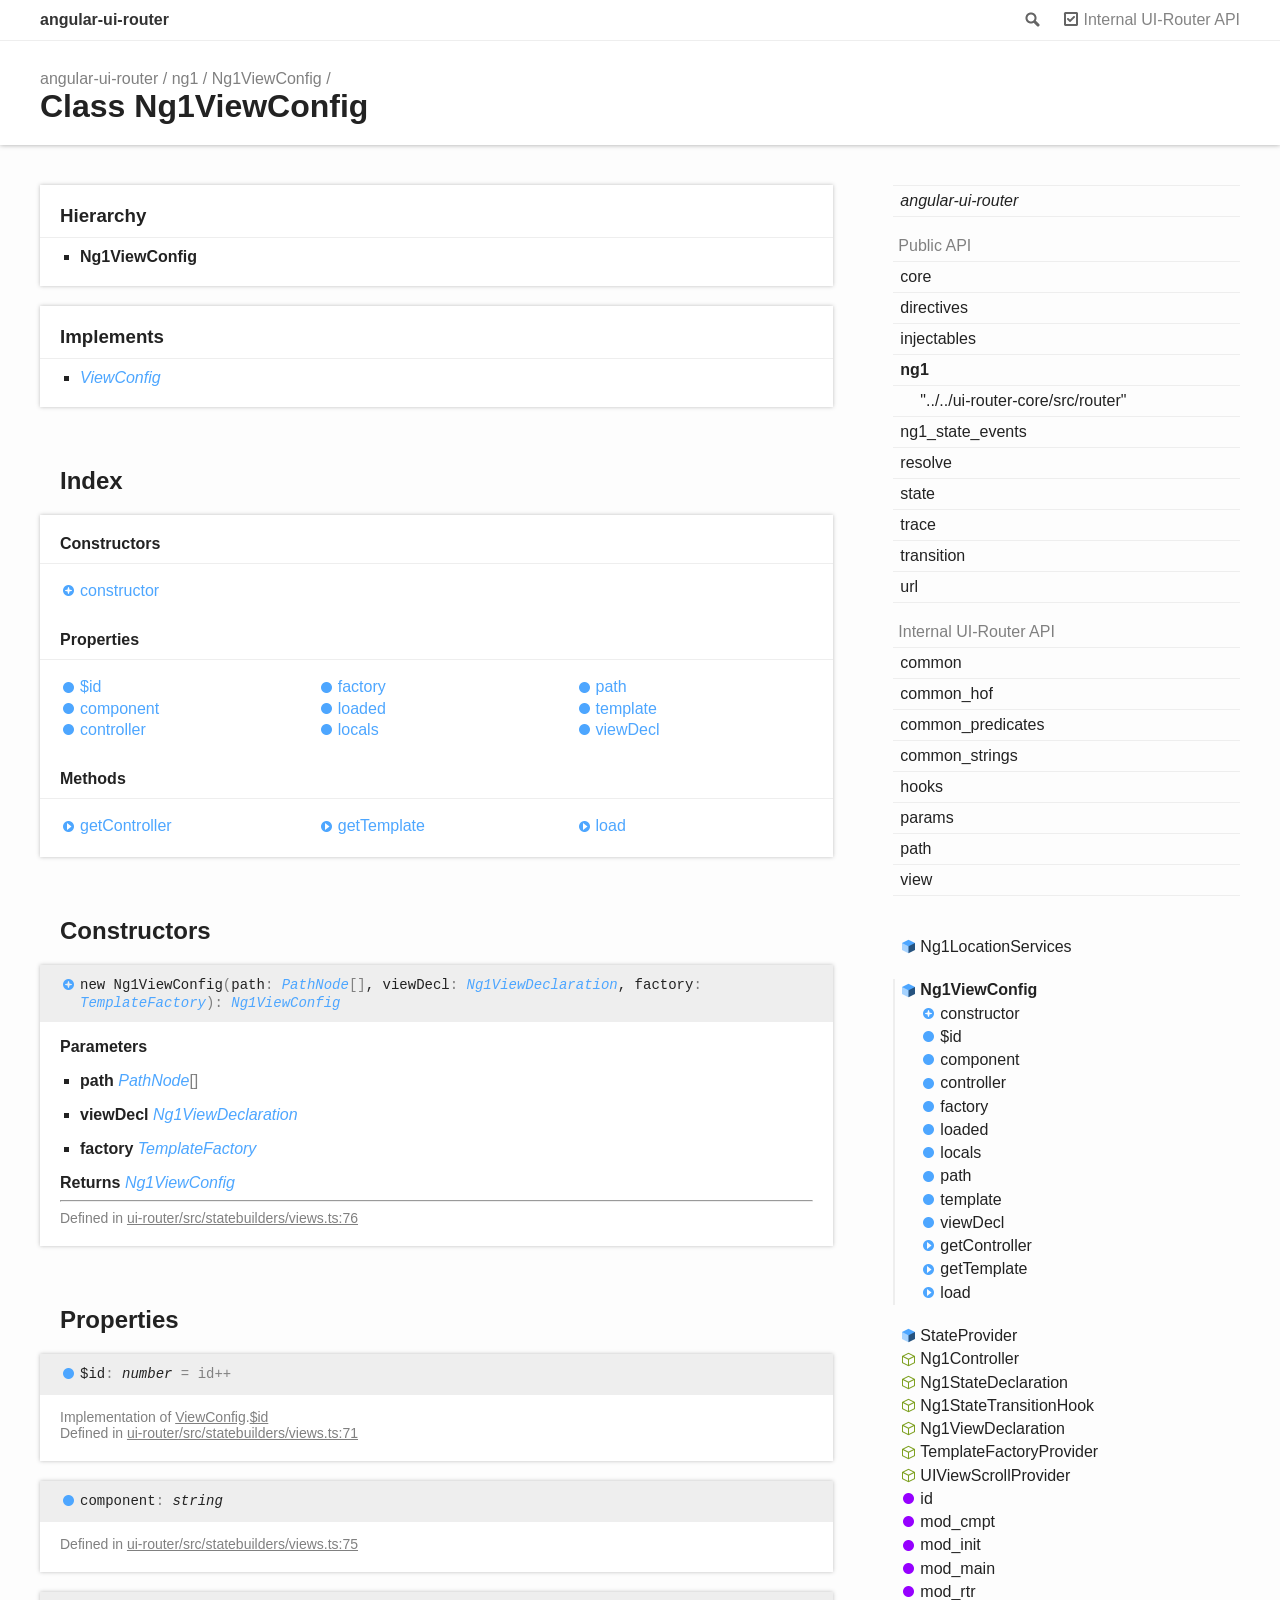
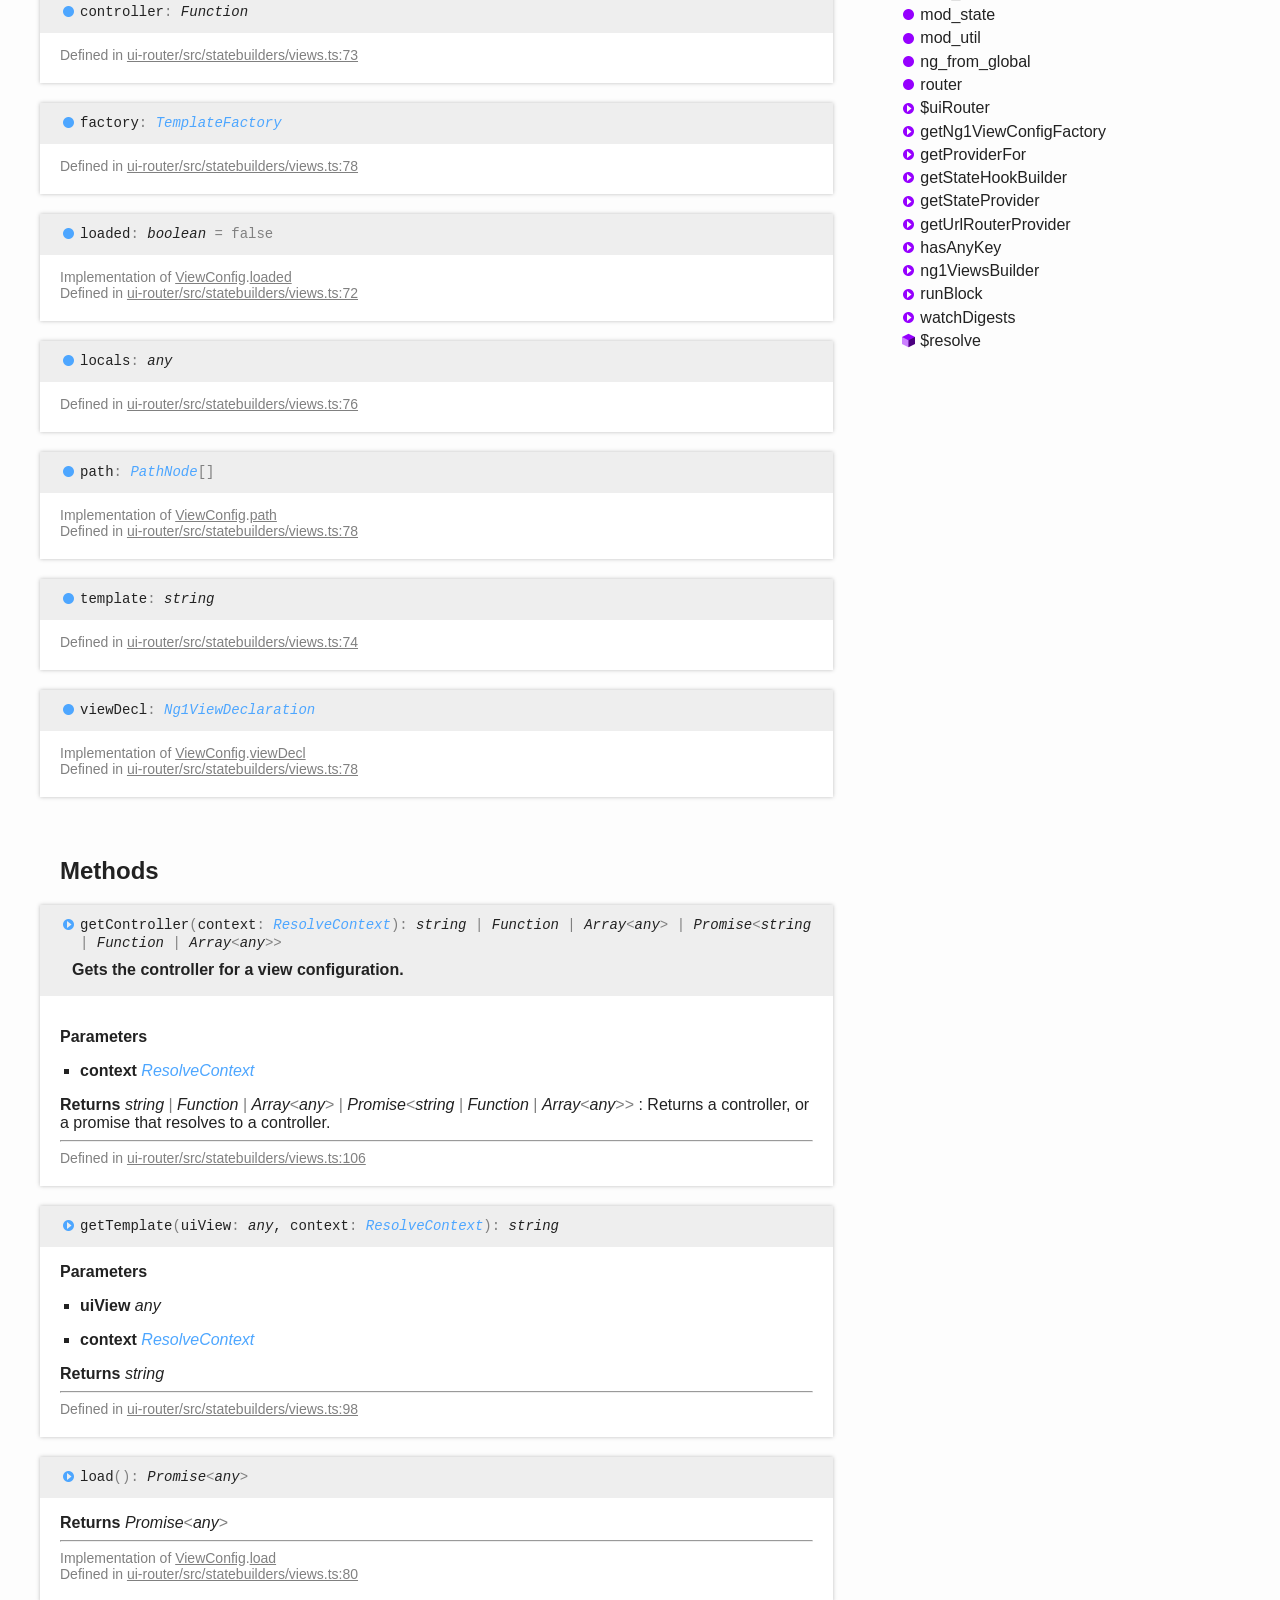
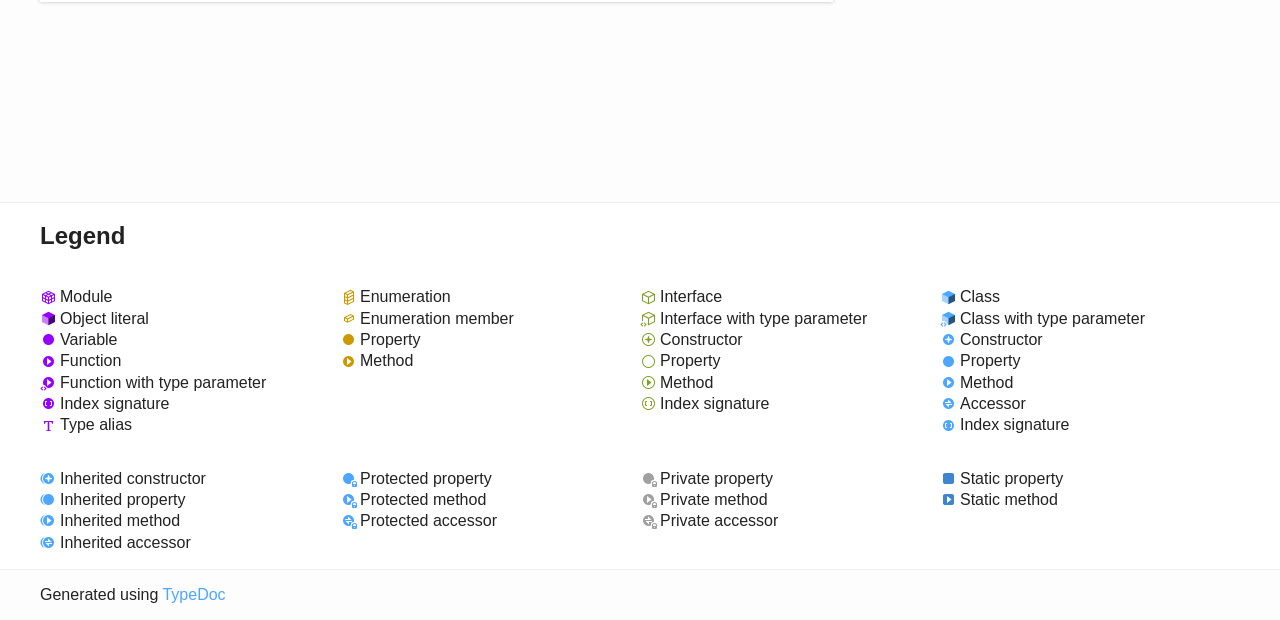
<file: node_modules/angular-ui-router/_doc/classes/ng1.ng1viewconfig.html>
<!doctype html>
<html class="default no-js">
<head>
	<meta charset="utf-8">
	<meta http-equiv="X-UA-Compatible" content="IE=edge">
	<title>Ng1ViewConfig | angular-ui-router</title>
	<meta name="description" content="">
	<meta name="viewport" content="width=device-width, initial-scale=1">
	<link rel="stylesheet" href="../assets/css/main.css">
	<link rel="stylesheet" href="../assets/css/uirouter.css">
	<script src="../assets/js/modernizr.js"></script>
	<script src="../assets/js/reset.js"></script>
</head>
<body>
<header>
	<div class="tsd-page-toolbar">
		<div class="container">
			<div class="table-wrap">
				<div class="table-cell" id="tsd-search" data-index="../assets/js/search.js" data-base="..">
					<div class="field">
						<label for="tsd-search-field" class="tsd-widget search no-caption">Search</label>
						<input id="tsd-search-field" type="text" />
					</div>
					<ul class="results">
						<li class="state loading">Preparing search index...</li>
						<li class="state failure">The search index is not available</li>
					</ul>
					<a href="../index.html" class="title">angular-ui-router</a>
				</div>
				<div class="table-cell" id="tsd-widgets">
					<div id="tsd-filter">
						<a href="#" class="tsd-widget options no-caption" data-toggle="options">Options</a>
						<div class="tsd-filter-group">
							<!--
                            <div class="tsd-select" id="tsd-filter-visibility">
                                <span class="tsd-select-label">All</span>
                                <ul class="tsd-select-list">
                                    <li data-value="public">Public</li>
                                    <li data-value="protected">Public/Protected</li>
                                    <li data-value="private" class="selected">All</li>
                                </ul>
                            </div>

                            <input type="checkbox" id="tsd-filter-inherited" checked />
                            <label class="tsd-widget" for="tsd-filter-inherited">Inherited</label>
                            -->
							<input type="checkbox" id="tsd-filter-externals" checked />
							<label class="tsd-widget" for="tsd-filter-externals">Internal UI-Router API</label>
							<!--
                                <input type="checkbox" id="tsd-filter-only-exported" />
                                <label class="tsd-widget" for="tsd-filter-only-exported">Only exported</label>
                            -->
						</div>
					</div>
					<a href="#" class="tsd-widget menu no-caption" data-toggle="menu">Menu</a>
				</div>
			</div>
		</div>
	</div>
	<div class="tsd-page-title">
		<div class="container">
			<ul class="tsd-breadcrumb">
				<li>
					<a href="../index.html">angular-ui-router</a>
				</li>
				<li>
					<a href="../modules/ng1.html">ng1</a>
				</li>
				<li>
					<a href="ng1.ng1viewconfig.html">Ng1ViewConfig</a>
				</li>
			</ul>
			<h1>Class Ng1ViewConfig</h1>
		</div>
	</div>
</header>
<div class="container container-main">
	<div class="row">
		<div class="col-8 col-content">
			<section class="tsd-panel tsd-hierarchy">
				<h3>Hierarchy</h3>
				<ul class="tsd-hierarchy">
					<li>
						<span class="target">Ng1ViewConfig</span>
					</li>
				</ul>
			</section>
			<section class="tsd-panel">
				<h3>Implements</h3>
				<ul class="tsd-hierarchy">
					<li><a href="../interfaces/view.viewconfig.html" class="tsd-signature-type">ViewConfig</a></li>
				</ul>
			</section>
			<section class="tsd-panel-group tsd-index-group">
				<h2>Index</h2>
				<section class="tsd-panel tsd-index-panel">
					<div class="tsd-index-content">
						<section class="tsd-index-section tsd-is-external">
							<h3>Constructors</h3>
							<ul class="tsd-index-list">
								<li class="tsd-kind-constructor tsd-parent-kind-class tsd-is-external"><a href="ng1.ng1viewconfig.html#constructor" class="tsd-kind-icon">constructor</a></li>
							</ul>
						</section>
						<section class="tsd-index-section tsd-is-external">
							<h3>Properties</h3>
							<ul class="tsd-index-list">
								<li class="tsd-kind-property tsd-parent-kind-class tsd-is-external"><a href="ng1.ng1viewconfig.html#_id" class="tsd-kind-icon">$id</a></li>
								<li class="tsd-kind-property tsd-parent-kind-class tsd-is-external"><a href="ng1.ng1viewconfig.html#component" class="tsd-kind-icon">component</a></li>
								<li class="tsd-kind-property tsd-parent-kind-class tsd-is-external"><a href="ng1.ng1viewconfig.html#controller" class="tsd-kind-icon">controller</a></li>
								<li class="tsd-kind-property tsd-parent-kind-class tsd-is-external"><a href="ng1.ng1viewconfig.html#factory" class="tsd-kind-icon">factory</a></li>
								<li class="tsd-kind-property tsd-parent-kind-class tsd-is-external"><a href="ng1.ng1viewconfig.html#loaded" class="tsd-kind-icon">loaded</a></li>
								<li class="tsd-kind-property tsd-parent-kind-class tsd-is-external"><a href="ng1.ng1viewconfig.html#locals" class="tsd-kind-icon">locals</a></li>
								<li class="tsd-kind-property tsd-parent-kind-class tsd-is-external"><a href="ng1.ng1viewconfig.html#path" class="tsd-kind-icon">path</a></li>
								<li class="tsd-kind-property tsd-parent-kind-class tsd-is-external"><a href="ng1.ng1viewconfig.html#template" class="tsd-kind-icon">template</a></li>
								<li class="tsd-kind-property tsd-parent-kind-class tsd-is-external"><a href="ng1.ng1viewconfig.html#viewdecl" class="tsd-kind-icon">view<wbr>Decl</a></li>
							</ul>
						</section>
						<section class="tsd-index-section tsd-is-external">
							<h3>Methods</h3>
							<ul class="tsd-index-list">
								<li class="tsd-kind-method tsd-parent-kind-class tsd-is-external"><a href="ng1.ng1viewconfig.html#getcontroller" class="tsd-kind-icon">get<wbr>Controller</a></li>
								<li class="tsd-kind-method tsd-parent-kind-class tsd-is-external"><a href="ng1.ng1viewconfig.html#gettemplate" class="tsd-kind-icon">get<wbr>Template</a></li>
								<li class="tsd-kind-method tsd-parent-kind-class tsd-is-external"><a href="ng1.ng1viewconfig.html#load" class="tsd-kind-icon">load</a></li>
							</ul>
						</section>
					</div>
				</section>
			</section>
			<section class="tsd-panel-group tsd-member-group tsd-is-external">
				<h2>Constructors</h2>
				<section class="tsd-panel tsd-member tsd-kind-constructor tsd-parent-kind-class tsd-is-external">
					<a name="constructor" class="tsd-anchor"></a>
					<!--
        <h3>constructor</h3>
    -->
					<ul class="tsd-signatures tsd-kind-constructor tsd-parent-kind-class tsd-is-external">
						<li class="tsd-signature tsd-kind-icon">new <wbr>Ng1<wbr>View<wbr>Config<span class="tsd-signature-symbol">(</span>path<span class="tsd-signature-symbol">: </span><a href="path.pathnode.html" class="tsd-signature-type">PathNode</a><span class="tsd-signature-symbol">[]</span>, viewDecl<span class="tsd-signature-symbol">: </span><a href="../interfaces/ng1.ng1viewdeclaration.html" class="tsd-signature-type">Ng1ViewDeclaration</a>, factory<span class="tsd-signature-symbol">: </span><a href="view.templatefactory.html" class="tsd-signature-type">TemplateFactory</a><span class="tsd-signature-symbol">)</span><span class="tsd-signature-symbol">: </span><a href="ng1.ng1viewconfig.html" class="tsd-signature-type">Ng1ViewConfig</a></li>
					</ul>
					<ul class="tsd-descriptions">
						<li class="tsd-description">
							<h4 class="tsd-parameters-title">Parameters</h4>
							<ul class="tsd-parameters">
								<li>
									<h5>path <a href="path.pathnode.html" class="tsd-signature-type">PathNode</a><span class="tsd-signature-symbol">[]</span></h5>
								</li>
								<li>
									<h5>viewDecl <a href="../interfaces/ng1.ng1viewdeclaration.html" class="tsd-signature-type">Ng1ViewDeclaration</a></h5>
								</li>
								<li>
									<h5>factory <a href="view.templatefactory.html" class="tsd-signature-type">TemplateFactory</a></h5>
								</li>
							</ul>
							<div class="tsd-returns">
								<h4 class="tsd-returns-title">Returns <a href="ng1.ng1viewconfig.html" class="tsd-signature-type">Ng1ViewConfig</a></h4>
							</div>
							<hr>
							<aside class="tsd-sources">
								<ul>
									<li>Defined in <a href="https://github.com/angular-ui/ui-router/blob/d8e52e9/src/statebuilders/views.ts#L76">ui-router/src/statebuilders/views.ts:76</a></li>
								</ul>
						</aside>        </li>
					</ul>
				</section>
			</section>
			<section class="tsd-panel-group tsd-member-group tsd-is-external">
				<h2>Properties</h2>
				<section class="tsd-panel tsd-member tsd-kind-property tsd-parent-kind-class tsd-is-external">
					<a name="_id" class="tsd-anchor"></a>
					<!--
        <h3>$id</h3>
    -->
					<div class="tsd-signature tsd-kind-icon">$id<span class="tsd-signature-symbol">:</span> <span class="tsd-signature-type">number</span><span class="tsd-signature-symbol"> =&nbsp;id++</span></div>
					<div class="tsd-declaration">
					</div>
					<aside class="tsd-sources">
						<p>Implementation of <a href="../interfaces/view.viewconfig.html">ViewConfig</a>.<a href="../interfaces/view.viewconfig.html#_id">$id</a></p>
						<ul>
							<li>Defined in <a href="https://github.com/angular-ui/ui-router/blob/d8e52e9/src/statebuilders/views.ts#L71">ui-router/src/statebuilders/views.ts:71</a></li>
						</ul>
					</aside>
				</section>
				<section class="tsd-panel tsd-member tsd-kind-property tsd-parent-kind-class tsd-is-external">
					<a name="component" class="tsd-anchor"></a>
					<!--
        <h3>component</h3>
    -->
					<div class="tsd-signature tsd-kind-icon">component<span class="tsd-signature-symbol">:</span> <span class="tsd-signature-type">string</span></div>
					<div class="tsd-declaration">
					</div>
					<aside class="tsd-sources">
						<ul>
							<li>Defined in <a href="https://github.com/angular-ui/ui-router/blob/d8e52e9/src/statebuilders/views.ts#L75">ui-router/src/statebuilders/views.ts:75</a></li>
						</ul>
					</aside>
				</section>
				<section class="tsd-panel tsd-member tsd-kind-property tsd-parent-kind-class tsd-is-external">
					<a name="controller" class="tsd-anchor"></a>
					<!--
        <h3>controller</h3>
    -->
					<div class="tsd-signature tsd-kind-icon">controller<span class="tsd-signature-symbol">:</span> <span class="tsd-signature-type">Function</span></div>
					<div class="tsd-declaration">
					</div>
					<aside class="tsd-sources">
						<ul>
							<li>Defined in <a href="https://github.com/angular-ui/ui-router/blob/d8e52e9/src/statebuilders/views.ts#L73">ui-router/src/statebuilders/views.ts:73</a></li>
						</ul>
					</aside>
				</section>
				<section class="tsd-panel tsd-member tsd-kind-property tsd-parent-kind-class tsd-is-external">
					<a name="factory" class="tsd-anchor"></a>
					<!--
        <h3>factory</h3>
    -->
					<div class="tsd-signature tsd-kind-icon">factory<span class="tsd-signature-symbol">:</span> <a href="view.templatefactory.html" class="tsd-signature-type">TemplateFactory</a></div>
					<div class="tsd-declaration">
					</div>
					<aside class="tsd-sources">
						<ul>
							<li>Defined in <a href="https://github.com/angular-ui/ui-router/blob/d8e52e9/src/statebuilders/views.ts#L78">ui-router/src/statebuilders/views.ts:78</a></li>
						</ul>
					</aside>
				</section>
				<section class="tsd-panel tsd-member tsd-kind-property tsd-parent-kind-class tsd-is-external">
					<a name="loaded" class="tsd-anchor"></a>
					<!--
        <h3>loaded</h3>
    -->
					<div class="tsd-signature tsd-kind-icon">loaded<span class="tsd-signature-symbol">:</span> <span class="tsd-signature-type">boolean</span><span class="tsd-signature-symbol"> =&nbsp;false</span></div>
					<div class="tsd-declaration">
					</div>
					<aside class="tsd-sources">
						<p>Implementation of <a href="../interfaces/view.viewconfig.html">ViewConfig</a>.<a href="../interfaces/view.viewconfig.html#loaded">loaded</a></p>
						<ul>
							<li>Defined in <a href="https://github.com/angular-ui/ui-router/blob/d8e52e9/src/statebuilders/views.ts#L72">ui-router/src/statebuilders/views.ts:72</a></li>
						</ul>
					</aside>
				</section>
				<section class="tsd-panel tsd-member tsd-kind-property tsd-parent-kind-class tsd-is-external">
					<a name="locals" class="tsd-anchor"></a>
					<!--
        <h3>locals</h3>
    -->
					<div class="tsd-signature tsd-kind-icon">locals<span class="tsd-signature-symbol">:</span> <span class="tsd-signature-type">any</span></div>
					<div class="tsd-declaration">
					</div>
					<aside class="tsd-sources">
						<ul>
							<li>Defined in <a href="https://github.com/angular-ui/ui-router/blob/d8e52e9/src/statebuilders/views.ts#L76">ui-router/src/statebuilders/views.ts:76</a></li>
						</ul>
					</aside>
				</section>
				<section class="tsd-panel tsd-member tsd-kind-property tsd-parent-kind-class tsd-is-external">
					<a name="path" class="tsd-anchor"></a>
					<!--
        <h3>path</h3>
    -->
					<div class="tsd-signature tsd-kind-icon">path<span class="tsd-signature-symbol">:</span> <a href="path.pathnode.html" class="tsd-signature-type">PathNode</a><span class="tsd-signature-symbol">[]</span></div>
					<div class="tsd-declaration">
					</div>
					<aside class="tsd-sources">
						<p>Implementation of <a href="../interfaces/view.viewconfig.html">ViewConfig</a>.<a href="../interfaces/view.viewconfig.html#path">path</a></p>
						<ul>
							<li>Defined in <a href="https://github.com/angular-ui/ui-router/blob/d8e52e9/src/statebuilders/views.ts#L78">ui-router/src/statebuilders/views.ts:78</a></li>
						</ul>
					</aside>
				</section>
				<section class="tsd-panel tsd-member tsd-kind-property tsd-parent-kind-class tsd-is-external">
					<a name="template" class="tsd-anchor"></a>
					<!--
        <h3>template</h3>
    -->
					<div class="tsd-signature tsd-kind-icon">template<span class="tsd-signature-symbol">:</span> <span class="tsd-signature-type">string</span></div>
					<div class="tsd-declaration">
					</div>
					<aside class="tsd-sources">
						<ul>
							<li>Defined in <a href="https://github.com/angular-ui/ui-router/blob/d8e52e9/src/statebuilders/views.ts#L74">ui-router/src/statebuilders/views.ts:74</a></li>
						</ul>
					</aside>
				</section>
				<section class="tsd-panel tsd-member tsd-kind-property tsd-parent-kind-class tsd-is-external">
					<a name="viewdecl" class="tsd-anchor"></a>
					<!--
        <h3>view<wbr>Decl</h3>
    -->
					<div class="tsd-signature tsd-kind-icon">view<wbr>Decl<span class="tsd-signature-symbol">:</span> <a href="../interfaces/ng1.ng1viewdeclaration.html" class="tsd-signature-type">Ng1ViewDeclaration</a></div>
					<div class="tsd-declaration">
					</div>
					<aside class="tsd-sources">
						<p>Implementation of <a href="../interfaces/view.viewconfig.html">ViewConfig</a>.<a href="../interfaces/view.viewconfig.html#viewdecl">viewDecl</a></p>
						<ul>
							<li>Defined in <a href="https://github.com/angular-ui/ui-router/blob/d8e52e9/src/statebuilders/views.ts#L78">ui-router/src/statebuilders/views.ts:78</a></li>
						</ul>
					</aside>
				</section>
			</section>
			<section class="tsd-panel-group tsd-member-group tsd-is-external">
				<h2>Methods</h2>
				<section class="tsd-panel tsd-member tsd-kind-method tsd-parent-kind-class tsd-is-external">
					<a name="getcontroller" class="tsd-anchor"></a>
					<!--
        <h3>get<wbr>Controller</h3>
    -->
					<ul class="tsd-signatures tsd-kind-method tsd-parent-kind-class tsd-is-external">
						<li class="tsd-signature tsd-kind-icon">get<wbr>Controller<span class="tsd-signature-symbol">(</span>context<span class="tsd-signature-symbol">: </span><a href="resolve.resolvecontext.html" class="tsd-signature-type">ResolveContext</a><span class="tsd-signature-symbol">)</span><span class="tsd-signature-symbol">: </span><span class="tsd-signature-type">string</span><span class="tsd-signature-symbol"> | </span><span class="tsd-signature-type">Function</span><span class="tsd-signature-symbol"> | </span><span class="tsd-signature-type">Array</span><span class="tsd-signature-symbol">&lt;</span><span class="tsd-signature-type">any</span><span class="tsd-signature-symbol">&gt;</span><span class="tsd-signature-symbol"> | </span><span class="tsd-signature-type">Promise</span><span class="tsd-signature-symbol">&lt;</span><span class="tsd-signature-type">string</span><span class="tsd-signature-symbol"> | </span><span class="tsd-signature-type">Function</span><span class="tsd-signature-symbol"> | </span><span class="tsd-signature-type">Array</span><span class="tsd-signature-symbol">&lt;</span><span class="tsd-signature-type">any</span><span class="tsd-signature-symbol">&gt;</span><span class="tsd-signature-symbol">&gt;</span></li>
						<li class="tsd-header">
							<p> Gets the controller for a view configuration. </p>
						</li>
					</ul>
					<ul class="tsd-descriptions">
						<li class="tsd-description">
							<div class="tsd-comment tsd-typography">
								<div class="lead">
									<p>Gets the controller for a view configuration.</p>
								</div>
							</div>
							<h4 class="tsd-parameters-title">Parameters</h4>
							<ul class="tsd-parameters">
								<li>
									<h5>context <a href="resolve.resolvecontext.html" class="tsd-signature-type">ResolveContext</a></h5>
								</li>
							</ul>
							<div class="tsd-returns">
								<h4 class="tsd-returns-title">Returns <span class="tsd-signature-type">string</span>
									<span class="tsd-signature-symbol"> | </span>
									<span class="tsd-signature-type">Function</span>
									<span class="tsd-signature-symbol"> | </span>
									<span class="tsd-signature-type">Array</span><span class="tsd-signature-symbol">&lt;</span><span class="tsd-signature-type">any</span><span class="tsd-signature-symbol">&gt;</span>
									<span class="tsd-signature-symbol"> | </span>
									<span class="tsd-signature-type">Promise</span><span class="tsd-signature-symbol">&lt;</span><span class="tsd-signature-type">string</span><span class="tsd-signature-symbol"> | </span><span class="tsd-signature-type">Function</span><span class="tsd-signature-symbol"> | </span><span class="tsd-signature-type">Array</span><span class="tsd-signature-symbol">&lt;</span><span class="tsd-signature-type">any</span><span class="tsd-signature-symbol">&gt;</span><span class="tsd-signature-symbol">&gt;</span>
								</h4>
								: <p>Returns a controller, or a promise that resolves to a controller.</p>
							</div>
							<hr>
							<aside class="tsd-sources">
								<ul>
									<li>Defined in <a href="https://github.com/angular-ui/ui-router/blob/d8e52e9/src/statebuilders/views.ts#L106">ui-router/src/statebuilders/views.ts:106</a></li>
								</ul>
						</aside>        </li>
					</ul>
				</section>
				<section class="tsd-panel tsd-member tsd-kind-method tsd-parent-kind-class tsd-is-external">
					<a name="gettemplate" class="tsd-anchor"></a>
					<!--
        <h3>get<wbr>Template</h3>
    -->
					<ul class="tsd-signatures tsd-kind-method tsd-parent-kind-class tsd-is-external">
						<li class="tsd-signature tsd-kind-icon">get<wbr>Template<span class="tsd-signature-symbol">(</span>uiView<span class="tsd-signature-symbol">: </span><span class="tsd-signature-type">any</span>, context<span class="tsd-signature-symbol">: </span><a href="resolve.resolvecontext.html" class="tsd-signature-type">ResolveContext</a><span class="tsd-signature-symbol">)</span><span class="tsd-signature-symbol">: </span><span class="tsd-signature-type">string</span></li>
					</ul>
					<ul class="tsd-descriptions">
						<li class="tsd-description">
							<h4 class="tsd-parameters-title">Parameters</h4>
							<ul class="tsd-parameters">
								<li>
									<h5>uiView <span class="tsd-signature-type">any</span></h5>
								</li>
								<li>
									<h5>context <a href="resolve.resolvecontext.html" class="tsd-signature-type">ResolveContext</a></h5>
								</li>
							</ul>
							<div class="tsd-returns">
								<h4 class="tsd-returns-title">Returns <span class="tsd-signature-type">string</span></h4>
							</div>
							<hr>
							<aside class="tsd-sources">
								<ul>
									<li>Defined in <a href="https://github.com/angular-ui/ui-router/blob/d8e52e9/src/statebuilders/views.ts#L98">ui-router/src/statebuilders/views.ts:98</a></li>
								</ul>
						</aside>        </li>
					</ul>
				</section>
				<section class="tsd-panel tsd-member tsd-kind-method tsd-parent-kind-class tsd-is-external">
					<a name="load" class="tsd-anchor"></a>
					<!--
        <h3>load</h3>
    -->
					<ul class="tsd-signatures tsd-kind-method tsd-parent-kind-class tsd-is-external">
						<li class="tsd-signature tsd-kind-icon">load<span class="tsd-signature-symbol">(</span><span class="tsd-signature-symbol">)</span><span class="tsd-signature-symbol">: </span><span class="tsd-signature-type">Promise</span><span class="tsd-signature-symbol">&lt;</span><span class="tsd-signature-type">any</span><span class="tsd-signature-symbol">&gt;</span></li>
					</ul>
					<ul class="tsd-descriptions">
						<li class="tsd-description">
							<div class="tsd-returns">
								<h4 class="tsd-returns-title">Returns <span class="tsd-signature-type">Promise</span><span class="tsd-signature-symbol">&lt;</span><span class="tsd-signature-type">any</span><span class="tsd-signature-symbol">&gt;</span></h4>
							</div>
							<hr>
							<aside class="tsd-sources">
								<p>Implementation of <a href="../interfaces/view.viewconfig.html">ViewConfig</a>.<a href="../interfaces/view.viewconfig.html#load">load</a></p>
								<ul>
									<li>Defined in <a href="https://github.com/angular-ui/ui-router/blob/d8e52e9/src/statebuilders/views.ts#L80">ui-router/src/statebuilders/views.ts:80</a></li>
								</ul>
						</aside>        </li>
					</ul>
				</section>
			</section>
		</div>
		<div class="col-4 col-menu menu-sticky-wrap menu-highlight">
			<nav class="tsd-navigation primary">
				<ul>
					<li class="globals  ">
						<a href="../index.html"><em>angular-<wbr>ui-<wbr>router</em></a>
					</li>
					<li class="label tsd-is-external">
						<span>Public API</span>
					</li>
					<li class=" tsd-kind-external-module">
						<a href="../modules/core.html">core</a>
					</li>
					<li class=" tsd-kind-external-module">
						<a href="../modules/directives.html">directives</a>
					</li>
					<li class=" tsd-kind-external-module">
						<a href="../modules/injectables.html">injectables</a>
					</li>
					<li class="current tsd-kind-external-module">
						<a href="../modules/ng1.html">ng1</a>
						<ul>
							<li class=" tsd-kind-module tsd-parent-kind-external-module tsd-is-external tsd-is-not-exported">
								<a href="../modules/ng1._______ui_router_core_src_router_.html">"../../ui-<wbr>router-<wbr>core/src/router"</a>
							</li>
						</ul>
					</li>
					<li class=" tsd-kind-external-module">
						<a href="../modules/ng1_state_events.html">ng1_<wbr>state_<wbr>events</a>
					</li>
					<li class=" tsd-kind-external-module">
						<a href="../modules/resolve.html">resolve</a>
					</li>
					<li class=" tsd-kind-external-module">
						<a href="../modules/state.html">state</a>
					</li>
					<li class=" tsd-kind-external-module">
						<a href="../modules/trace.html">trace</a>
					</li>
					<li class=" tsd-kind-external-module">
						<a href="../modules/transition.html">transition</a>
					</li>
					<li class=" tsd-kind-external-module">
						<a href="../modules/url.html">url</a>
					</li>
					<li class="label tsd-is-external">
						<span>Internal UI-<wbr><wbr>Router API</span>
					</li>
					<li class=" tsd-kind-external-module tsd-is-external">
						<a href="../modules/common.html">common</a>
					</li>
					<li class=" tsd-kind-external-module tsd-is-external">
						<a href="../modules/common_hof.html">common_<wbr>hof</a>
					</li>
					<li class=" tsd-kind-external-module tsd-is-external">
						<a href="../modules/common_predicates.html">common_<wbr>predicates</a>
					</li>
					<li class=" tsd-kind-external-module tsd-is-external">
						<a href="../modules/common_strings.html">common_<wbr>strings</a>
					</li>
					<li class=" tsd-kind-external-module tsd-is-external">
						<a href="../modules/hooks.html">hooks</a>
					</li>
					<li class=" tsd-kind-external-module tsd-is-external">
						<a href="../modules/params.html">params</a>
					</li>
					<li class=" tsd-kind-external-module tsd-is-external">
						<a href="../modules/path.html">path</a>
					</li>
					<li class=" tsd-kind-external-module tsd-is-external">
						<a href="../modules/view.html">view</a>
					</li>
				</ul>
			</nav>
			<nav class="tsd-navigation secondary menu-sticky">
				<ul class="before-current">
					<li class=" tsd-kind-class tsd-parent-kind-external-module tsd-is-external">
						<a href="ng1.ng1locationservices.html" class="tsd-kind-icon">Ng1<wbr>Location<wbr>Services</a>
					</li>
				</ul>
				<ul class="current">
					<li class="current tsd-kind-class tsd-parent-kind-external-module tsd-is-external">
						<a href="ng1.ng1viewconfig.html" class="tsd-kind-icon">Ng1<wbr>View<wbr>Config</a>
						<ul>
							<li class=" tsd-kind-constructor tsd-parent-kind-class tsd-is-external">
								<a href="ng1.ng1viewconfig.html#constructor" class="tsd-kind-icon">constructor</a>
							</li>
							<li class=" tsd-kind-property tsd-parent-kind-class tsd-is-external">
								<a href="ng1.ng1viewconfig.html#_id" class="tsd-kind-icon">$id</a>
							</li>
							<li class=" tsd-kind-property tsd-parent-kind-class tsd-is-external">
								<a href="ng1.ng1viewconfig.html#component" class="tsd-kind-icon">component</a>
							</li>
							<li class=" tsd-kind-property tsd-parent-kind-class tsd-is-external">
								<a href="ng1.ng1viewconfig.html#controller" class="tsd-kind-icon">controller</a>
							</li>
							<li class=" tsd-kind-property tsd-parent-kind-class tsd-is-external">
								<a href="ng1.ng1viewconfig.html#factory" class="tsd-kind-icon">factory</a>
							</li>
							<li class=" tsd-kind-property tsd-parent-kind-class tsd-is-external">
								<a href="ng1.ng1viewconfig.html#loaded" class="tsd-kind-icon">loaded</a>
							</li>
							<li class=" tsd-kind-property tsd-parent-kind-class tsd-is-external">
								<a href="ng1.ng1viewconfig.html#locals" class="tsd-kind-icon">locals</a>
							</li>
							<li class=" tsd-kind-property tsd-parent-kind-class tsd-is-external">
								<a href="ng1.ng1viewconfig.html#path" class="tsd-kind-icon">path</a>
							</li>
							<li class=" tsd-kind-property tsd-parent-kind-class tsd-is-external">
								<a href="ng1.ng1viewconfig.html#template" class="tsd-kind-icon">template</a>
							</li>
							<li class=" tsd-kind-property tsd-parent-kind-class tsd-is-external">
								<a href="ng1.ng1viewconfig.html#viewdecl" class="tsd-kind-icon">view<wbr>Decl</a>
							</li>
							<li class=" tsd-kind-method tsd-parent-kind-class tsd-is-external">
								<a href="ng1.ng1viewconfig.html#getcontroller" class="tsd-kind-icon">get<wbr>Controller</a>
							</li>
							<li class=" tsd-kind-method tsd-parent-kind-class tsd-is-external">
								<a href="ng1.ng1viewconfig.html#gettemplate" class="tsd-kind-icon">get<wbr>Template</a>
							</li>
							<li class=" tsd-kind-method tsd-parent-kind-class tsd-is-external">
								<a href="ng1.ng1viewconfig.html#load" class="tsd-kind-icon">load</a>
							</li>
						</ul>
					</li>
				</ul>
				<ul class="after-current">
					<li class=" tsd-kind-class tsd-parent-kind-external-module tsd-is-external">
						<a href="ng1.stateprovider.html" class="tsd-kind-icon">State<wbr>Provider</a>
					</li>
					<li class=" tsd-kind-interface tsd-parent-kind-external-module">
						<a href="../interfaces/ng1.ng1controller.html" class="tsd-kind-icon">Ng1<wbr>Controller</a>
					</li>
					<li class=" tsd-kind-interface tsd-parent-kind-external-module">
						<a href="../interfaces/ng1.ng1statedeclaration.html" class="tsd-kind-icon">Ng1<wbr>State<wbr>Declaration</a>
					</li>
					<li class=" tsd-kind-interface tsd-parent-kind-external-module">
						<a href="../interfaces/ng1.ng1statetransitionhook.html" class="tsd-kind-icon">Ng1<wbr>State<wbr>Transition<wbr>Hook</a>
					</li>
					<li class=" tsd-kind-interface tsd-parent-kind-external-module">
						<a href="../interfaces/ng1.ng1viewdeclaration.html" class="tsd-kind-icon">Ng1<wbr>View<wbr>Declaration</a>
					</li>
					<li class=" tsd-kind-interface tsd-parent-kind-external-module">
						<a href="../interfaces/ng1.templatefactoryprovider.html" class="tsd-kind-icon">Template<wbr>Factory<wbr>Provider</a>
					</li>
					<li class=" tsd-kind-interface tsd-parent-kind-external-module tsd-is-external">
						<a href="../interfaces/ng1.uiviewscrollprovider.html" class="tsd-kind-icon">UIView<wbr>Scroll<wbr>Provider</a>
					</li>
					<li class=" tsd-kind-variable tsd-parent-kind-external-module tsd-is-external tsd-is-not-exported">
						<a href="../modules/ng1.html#id" class="tsd-kind-icon">id</a>
					</li>
					<li class=" tsd-kind-variable tsd-parent-kind-external-module tsd-is-external tsd-is-not-exported">
						<a href="../modules/ng1.html#mod_cmpt" class="tsd-kind-icon">mod_<wbr>cmpt</a>
					</li>
					<li class=" tsd-kind-variable tsd-parent-kind-external-module tsd-is-external tsd-is-not-exported">
						<a href="../modules/ng1.html#mod_init" class="tsd-kind-icon">mod_<wbr>init</a>
					</li>
					<li class=" tsd-kind-variable tsd-parent-kind-external-module tsd-is-external tsd-is-not-exported">
						<a href="../modules/ng1.html#mod_main" class="tsd-kind-icon">mod_<wbr>main</a>
					</li>
					<li class=" tsd-kind-variable tsd-parent-kind-external-module tsd-is-external tsd-is-not-exported">
						<a href="../modules/ng1.html#mod_rtr" class="tsd-kind-icon">mod_<wbr>rtr</a>
					</li>
					<li class=" tsd-kind-variable tsd-parent-kind-external-module tsd-is-external tsd-is-not-exported">
						<a href="../modules/ng1.html#mod_state" class="tsd-kind-icon">mod_<wbr>state</a>
					</li>
					<li class=" tsd-kind-variable tsd-parent-kind-external-module tsd-is-external tsd-is-not-exported">
						<a href="../modules/ng1.html#mod_util" class="tsd-kind-icon">mod_<wbr>util</a>
					</li>
					<li class=" tsd-kind-variable tsd-parent-kind-external-module tsd-is-external tsd-is-not-exported">
						<a href="../modules/ng1.html#ng_from_global" class="tsd-kind-icon">ng_<wbr>from_<wbr>global</a>
					</li>
					<li class=" tsd-kind-variable tsd-parent-kind-external-module tsd-is-external tsd-is-not-exported">
						<a href="../modules/ng1.html#router" class="tsd-kind-icon">router</a>
					</li>
					<li class=" tsd-kind-function tsd-parent-kind-external-module tsd-is-external tsd-is-not-exported">
						<a href="../modules/ng1.html#_uirouter" class="tsd-kind-icon">$ui<wbr>Router</a>
					</li>
					<li class=" tsd-kind-function tsd-parent-kind-external-module tsd-is-external">
						<a href="../modules/ng1.html#getng1viewconfigfactory" class="tsd-kind-icon">get<wbr>Ng1<wbr>View<wbr>Config<wbr>Factory</a>
					</li>
					<li class=" tsd-kind-function tsd-parent-kind-external-module tsd-is-external tsd-is-not-exported">
						<a href="../modules/ng1.html#getproviderfor" class="tsd-kind-icon">get<wbr>Provider<wbr>For</a>
					</li>
					<li class=" tsd-kind-function tsd-parent-kind-external-module tsd-is-external">
						<a href="../modules/ng1.html#getstatehookbuilder" class="tsd-kind-icon">get<wbr>State<wbr>Hook<wbr>Builder</a>
					</li>
					<li class=" tsd-kind-function tsd-parent-kind-external-module tsd-is-external tsd-is-not-exported">
						<a href="../modules/ng1.html#getstateprovider" class="tsd-kind-icon">get<wbr>State<wbr>Provider</a>
					</li>
					<li class=" tsd-kind-function tsd-parent-kind-external-module tsd-is-external tsd-is-not-exported">
						<a href="../modules/ng1.html#geturlrouterprovider" class="tsd-kind-icon">get<wbr>Url<wbr>Router<wbr>Provider</a>
					</li>
					<li class=" tsd-kind-function tsd-parent-kind-external-module tsd-is-external tsd-is-not-exported">
						<a href="../modules/ng1.html#hasanykey" class="tsd-kind-icon">has<wbr>Any<wbr>Key</a>
					</li>
					<li class=" tsd-kind-function tsd-parent-kind-external-module tsd-is-external">
						<a href="../modules/ng1.html#ng1viewsbuilder" class="tsd-kind-icon">ng1<wbr>Views<wbr>Builder</a>
					</li>
					<li class=" tsd-kind-function tsd-parent-kind-external-module tsd-is-external tsd-is-not-exported">
						<a href="../modules/ng1.html#runblock" class="tsd-kind-icon">run<wbr>Block</a>
					</li>
					<li class=" tsd-kind-function tsd-parent-kind-external-module tsd-is-external">
						<a href="../modules/ng1.html#watchdigests" class="tsd-kind-icon">watch<wbr>Digests</a>
					</li>
					<li class=" tsd-kind-object-literal tsd-parent-kind-external-module tsd-is-not-exported">
						<a href="../modules/ng1.html#_resolve" class="tsd-kind-icon">$resolve</a>
					</li>
				</ul>
			</nav>
		</div>
	</div>
</div>
<footer class="with-border-bottom">
	<div class="container">
		<h2>Legend</h2>
		<div class="tsd-legend-group">
			<ul class="tsd-legend">
				<li class="tsd-kind-module"><span class="tsd-kind-icon">Module</span></li>
				<li class="tsd-kind-object-literal"><span class="tsd-kind-icon">Object literal</span></li>
				<li class="tsd-kind-variable"><span class="tsd-kind-icon">Variable</span></li>
				<li class="tsd-kind-function"><span class="tsd-kind-icon">Function</span></li>
				<li class="tsd-kind-function tsd-has-type-parameter"><span class="tsd-kind-icon">Function with type parameter</span></li>
				<li class="tsd-kind-index-signature"><span class="tsd-kind-icon">Index signature</span></li>
				<li class="tsd-kind-type-alias"><span class="tsd-kind-icon">Type alias</span></li>
			</ul>
			<ul class="tsd-legend">
				<li class="tsd-kind-enum"><span class="tsd-kind-icon">Enumeration</span></li>
				<li class="tsd-kind-enum-member"><span class="tsd-kind-icon">Enumeration member</span></li>
				<li class="tsd-kind-property tsd-parent-kind-enum"><span class="tsd-kind-icon">Property</span></li>
				<li class="tsd-kind-method tsd-parent-kind-enum"><span class="tsd-kind-icon">Method</span></li>
			</ul>
			<ul class="tsd-legend">
				<li class="tsd-kind-interface"><span class="tsd-kind-icon">Interface</span></li>
				<li class="tsd-kind-interface tsd-has-type-parameter"><span class="tsd-kind-icon">Interface with type parameter</span></li>
				<li class="tsd-kind-constructor tsd-parent-kind-interface"><span class="tsd-kind-icon">Constructor</span></li>
				<li class="tsd-kind-property tsd-parent-kind-interface"><span class="tsd-kind-icon">Property</span></li>
				<li class="tsd-kind-method tsd-parent-kind-interface"><span class="tsd-kind-icon">Method</span></li>
				<li class="tsd-kind-index-signature tsd-parent-kind-interface"><span class="tsd-kind-icon">Index signature</span></li>
			</ul>
			<ul class="tsd-legend">
				<li class="tsd-kind-class"><span class="tsd-kind-icon">Class</span></li>
				<li class="tsd-kind-class tsd-has-type-parameter"><span class="tsd-kind-icon">Class with type parameter</span></li>
				<li class="tsd-kind-constructor tsd-parent-kind-class"><span class="tsd-kind-icon">Constructor</span></li>
				<li class="tsd-kind-property tsd-parent-kind-class"><span class="tsd-kind-icon">Property</span></li>
				<li class="tsd-kind-method tsd-parent-kind-class"><span class="tsd-kind-icon">Method</span></li>
				<li class="tsd-kind-accessor tsd-parent-kind-class"><span class="tsd-kind-icon">Accessor</span></li>
				<li class="tsd-kind-index-signature tsd-parent-kind-class"><span class="tsd-kind-icon">Index signature</span></li>
			</ul>
			<ul class="tsd-legend">
				<li class="tsd-kind-constructor tsd-parent-kind-class tsd-is-inherited"><span class="tsd-kind-icon">Inherited constructor</span></li>
				<li class="tsd-kind-property tsd-parent-kind-class tsd-is-inherited"><span class="tsd-kind-icon">Inherited property</span></li>
				<li class="tsd-kind-method tsd-parent-kind-class tsd-is-inherited"><span class="tsd-kind-icon">Inherited method</span></li>
				<li class="tsd-kind-accessor tsd-parent-kind-class tsd-is-inherited"><span class="tsd-kind-icon">Inherited accessor</span></li>
			</ul>
			<ul class="tsd-legend">
				<li class="tsd-kind-property tsd-parent-kind-class tsd-is-protected"><span class="tsd-kind-icon">Protected property</span></li>
				<li class="tsd-kind-method tsd-parent-kind-class tsd-is-protected"><span class="tsd-kind-icon">Protected method</span></li>
				<li class="tsd-kind-accessor tsd-parent-kind-class tsd-is-protected"><span class="tsd-kind-icon">Protected accessor</span></li>
			</ul>
			<ul class="tsd-legend">
				<li class="tsd-kind-property tsd-parent-kind-class tsd-is-private"><span class="tsd-kind-icon">Private property</span></li>
				<li class="tsd-kind-method tsd-parent-kind-class tsd-is-private"><span class="tsd-kind-icon">Private method</span></li>
				<li class="tsd-kind-accessor tsd-parent-kind-class tsd-is-private"><span class="tsd-kind-icon">Private accessor</span></li>
			</ul>
			<ul class="tsd-legend">
				<li class="tsd-kind-property tsd-parent-kind-class tsd-is-static"><span class="tsd-kind-icon">Static property</span></li>
				<li class="tsd-kind-call-signature tsd-parent-kind-class tsd-is-static"><span class="tsd-kind-icon">Static method</span></li>
			</ul>
		</div>
	</div>
</footer>
<div class="container tsd-generator">
	<p>Generated using <a href="http://typedoc.io" target="_blank">TypeDoc</a></p>
</div>
<div class="overlay"></div>
<script src="../assets/js/main.js"></script>
<script>if (location.protocol == 'file:') document.write('<script src="../assets/js/search.js"><' + '/script>');</script>
</body>
</html>
</file>
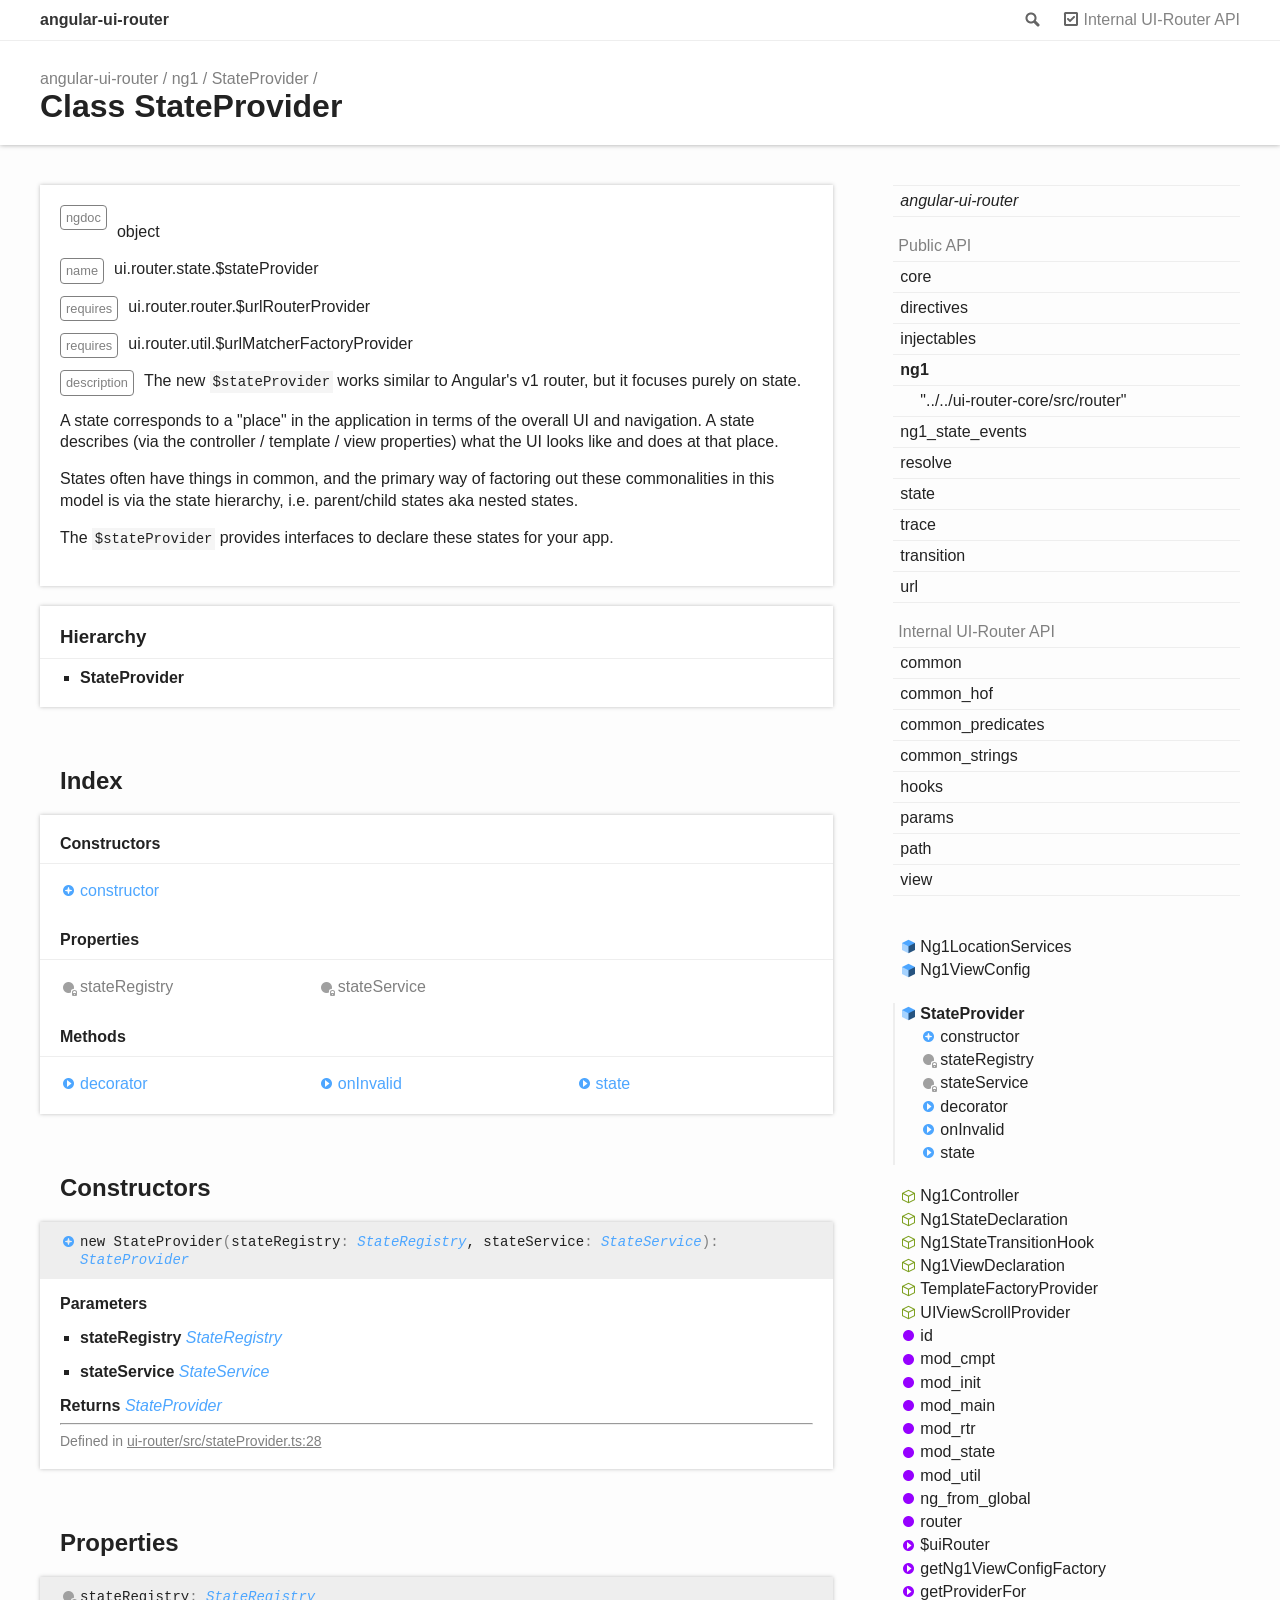
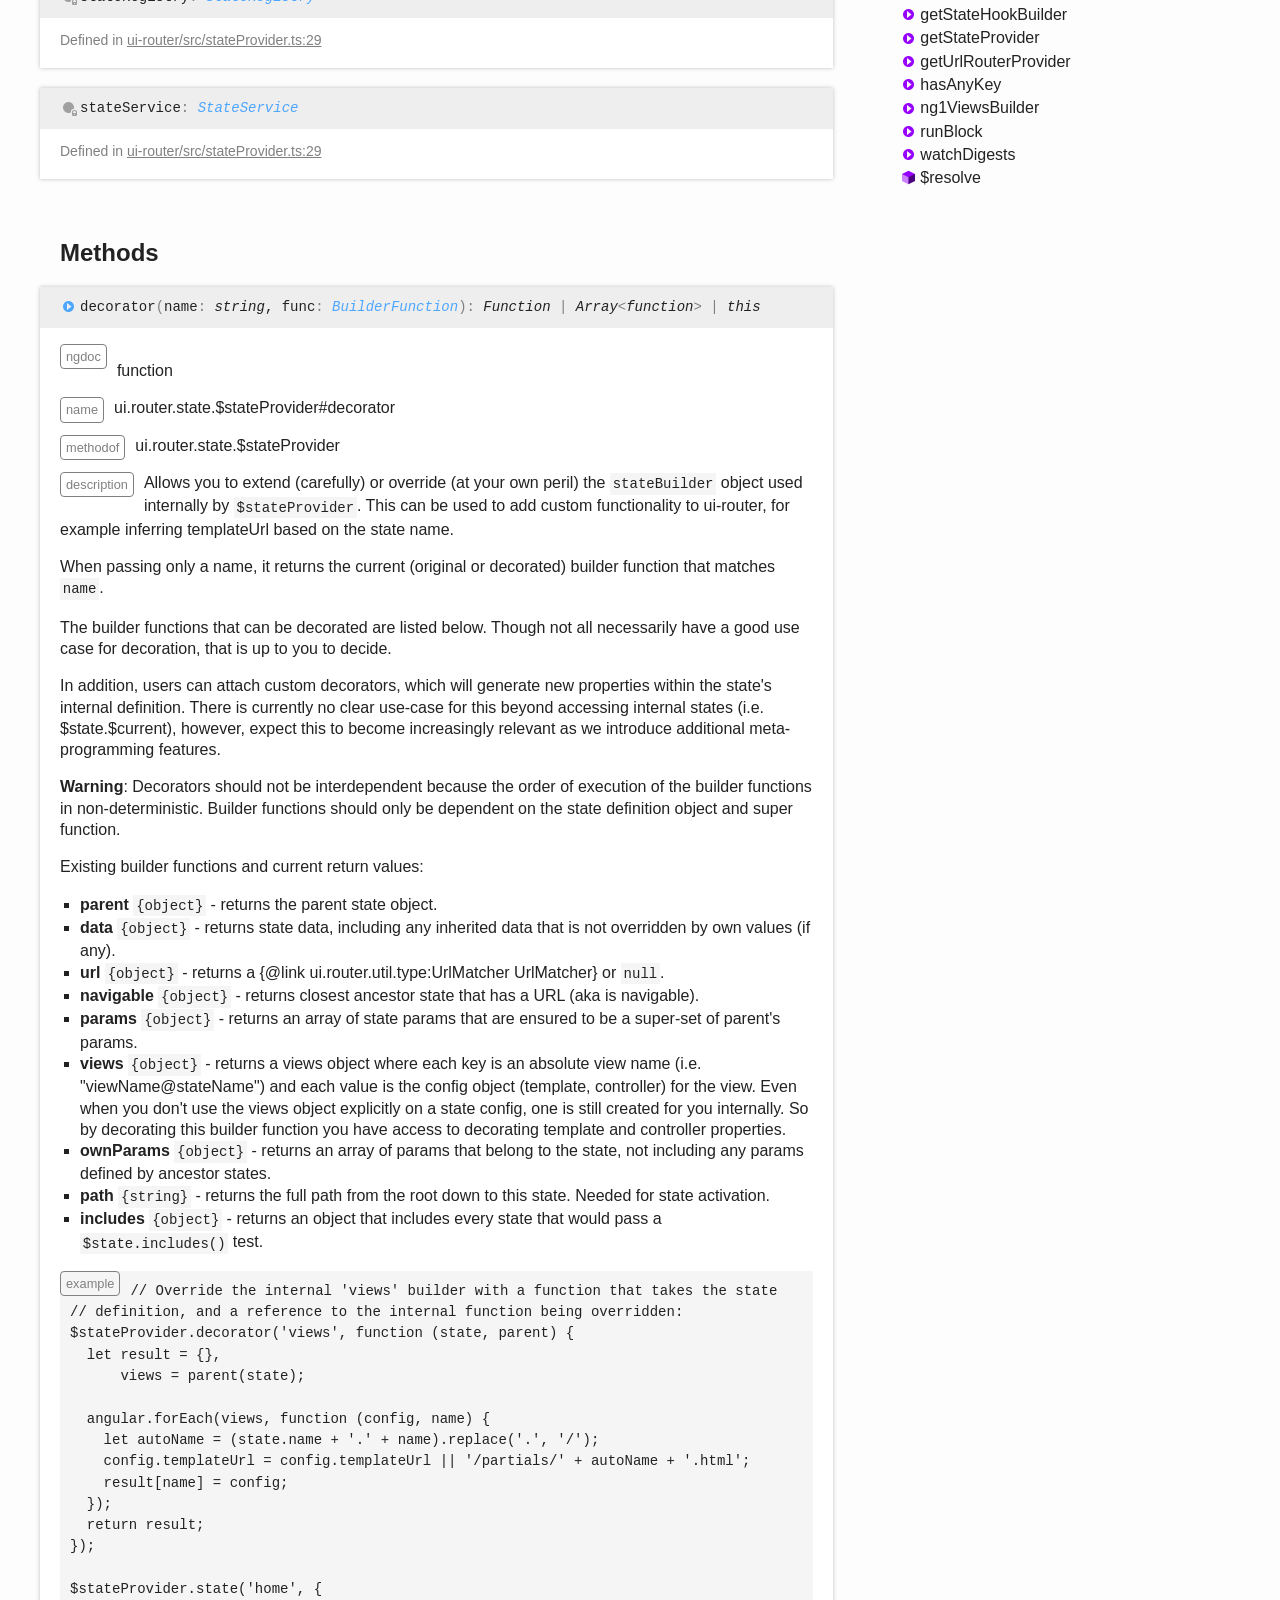
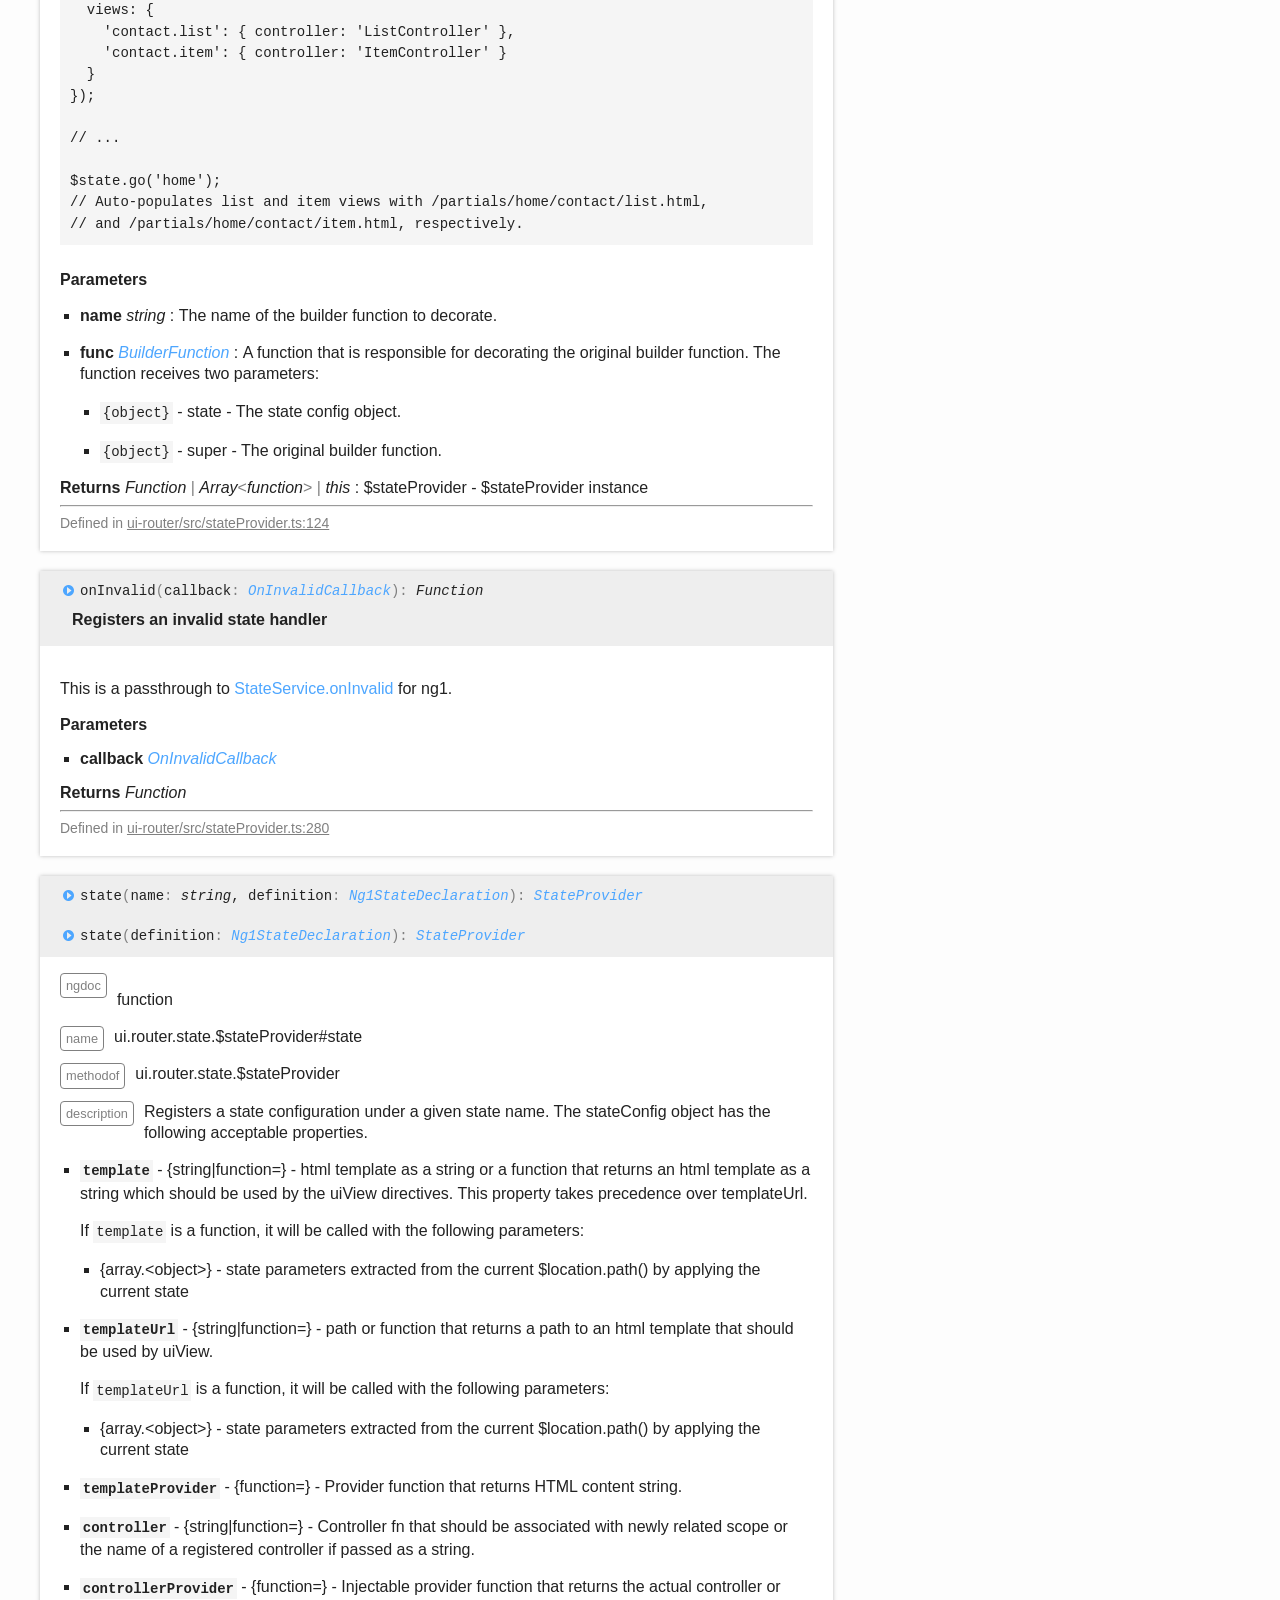
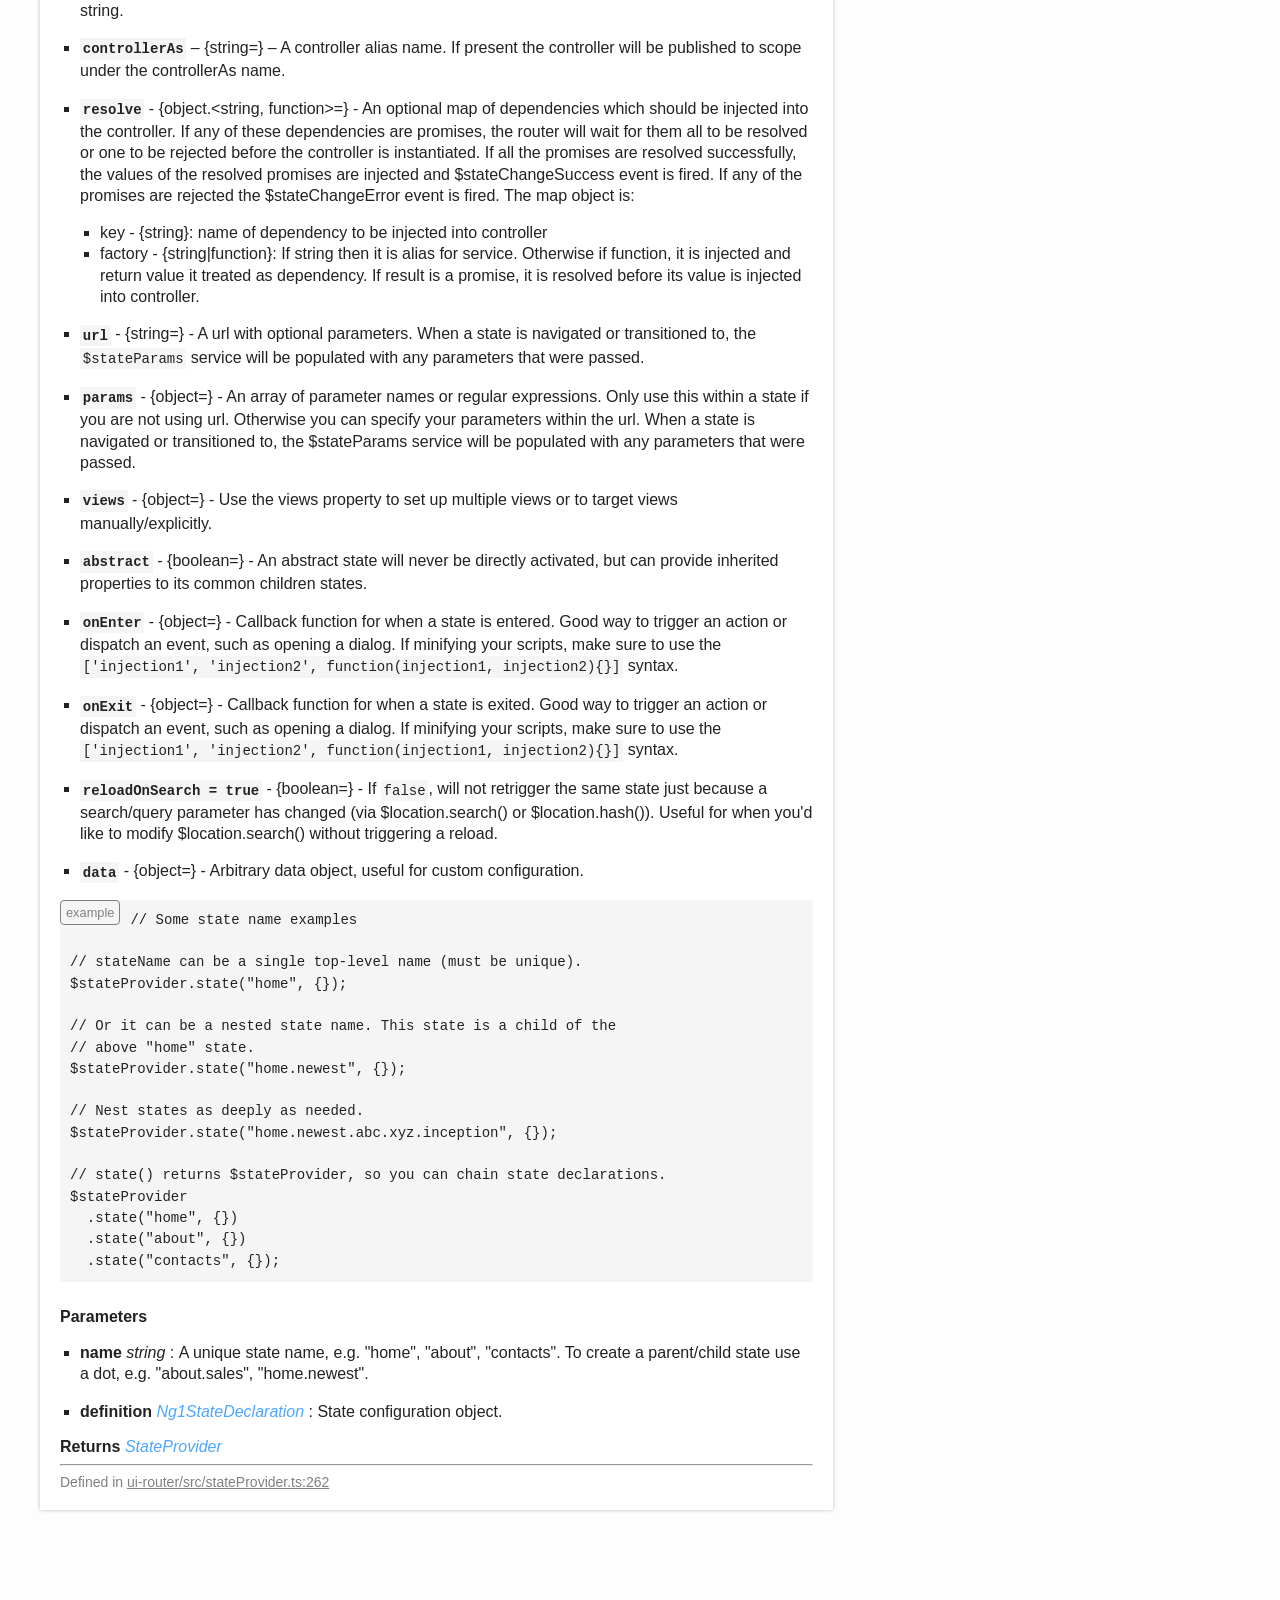
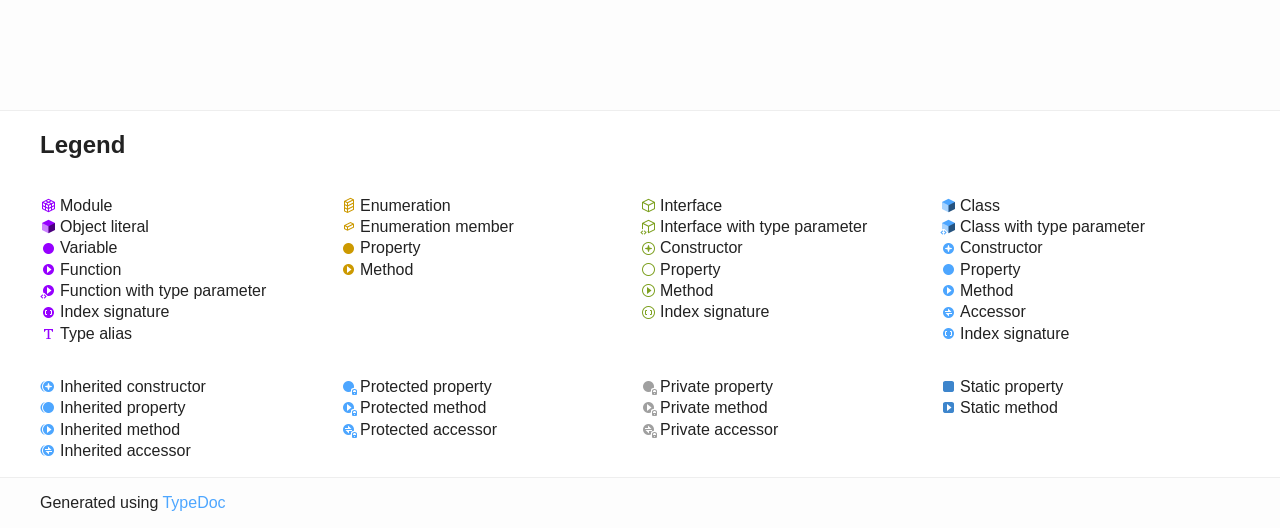
<file: node_modules/angular-ui-router/_doc/classes/ng1.stateprovider.html>
<!doctype html>
<html class="default no-js">
<head>
	<meta charset="utf-8">
	<meta http-equiv="X-UA-Compatible" content="IE=edge">
	<title>StateProvider | angular-ui-router</title>
	<meta name="description" content="">
	<meta name="viewport" content="width=device-width, initial-scale=1">
	<link rel="stylesheet" href="../assets/css/main.css">
	<link rel="stylesheet" href="../assets/css/uirouter.css">
	<script src="../assets/js/modernizr.js"></script>
	<script src="../assets/js/reset.js"></script>
</head>
<body>
<header>
	<div class="tsd-page-toolbar">
		<div class="container">
			<div class="table-wrap">
				<div class="table-cell" id="tsd-search" data-index="../assets/js/search.js" data-base="..">
					<div class="field">
						<label for="tsd-search-field" class="tsd-widget search no-caption">Search</label>
						<input id="tsd-search-field" type="text" />
					</div>
					<ul class="results">
						<li class="state loading">Preparing search index...</li>
						<li class="state failure">The search index is not available</li>
					</ul>
					<a href="../index.html" class="title">angular-ui-router</a>
				</div>
				<div class="table-cell" id="tsd-widgets">
					<div id="tsd-filter">
						<a href="#" class="tsd-widget options no-caption" data-toggle="options">Options</a>
						<div class="tsd-filter-group">
							<!--
                            <div class="tsd-select" id="tsd-filter-visibility">
                                <span class="tsd-select-label">All</span>
                                <ul class="tsd-select-list">
                                    <li data-value="public">Public</li>
                                    <li data-value="protected">Public/Protected</li>
                                    <li data-value="private" class="selected">All</li>
                                </ul>
                            </div>

                            <input type="checkbox" id="tsd-filter-inherited" checked />
                            <label class="tsd-widget" for="tsd-filter-inherited">Inherited</label>
                            -->
							<input type="checkbox" id="tsd-filter-externals" checked />
							<label class="tsd-widget" for="tsd-filter-externals">Internal UI-Router API</label>
							<!--
                                <input type="checkbox" id="tsd-filter-only-exported" />
                                <label class="tsd-widget" for="tsd-filter-only-exported">Only exported</label>
                            -->
						</div>
					</div>
					<a href="#" class="tsd-widget menu no-caption" data-toggle="menu">Menu</a>
				</div>
			</div>
		</div>
	</div>
	<div class="tsd-page-title">
		<div class="container">
			<ul class="tsd-breadcrumb">
				<li>
					<a href="../index.html">angular-ui-router</a>
				</li>
				<li>
					<a href="../modules/ng1.html">ng1</a>
				</li>
				<li>
					<a href="ng1.stateprovider.html">StateProvider</a>
				</li>
			</ul>
			<h1>Class StateProvider</h1>
		</div>
	</div>
</header>
<div class="container container-main">
	<div class="row">
		<div class="col-8 col-content">
			<section class="tsd-panel tsd-comment">
				<div class="tsd-comment tsd-typography">
					<dl class="tsd-comment-tags">
						<dt>ngdoc</dt>
						<dd><p>object</p>
						</dd>
						<dt>name</dt>
						<dd><p>ui.router.state.$stateProvider</p>
						</dd>
						<dt>requires</dt>
						<dd><p>ui.router.router.$urlRouterProvider</p>
						</dd>
						<dt>requires</dt>
						<dd><p>ui.router.util.$urlMatcherFactoryProvider</p>
						</dd>
						<dt>description</dt>
						<dd><p>The new <code>$stateProvider</code> works similar to Angular&#39;s v1 router, but it focuses purely
							on state.</p>
							<p>A state corresponds to a &quot;place&quot; in the application in terms of the overall UI and
								navigation. A state describes (via the controller / template / view properties) what
							the UI looks like and does at that place.</p>
							<p>States often have things in common, and the primary way of factoring out these
								commonalities in this model is via the state hierarchy, i.e. parent/child states aka
							nested states.</p>
							<p>The <code>$stateProvider</code> provides interfaces to declare these states for your app.</p>
						</dd>
					</dl>
				</div>
			</section>
			<section class="tsd-panel tsd-hierarchy">
				<h3>Hierarchy</h3>
				<ul class="tsd-hierarchy">
					<li>
						<span class="target">StateProvider</span>
					</li>
				</ul>
			</section>
			<section class="tsd-panel-group tsd-index-group">
				<h2>Index</h2>
				<section class="tsd-panel tsd-index-panel">
					<div class="tsd-index-content">
						<section class="tsd-index-section tsd-is-external">
							<h3>Constructors</h3>
							<ul class="tsd-index-list">
								<li class="tsd-kind-constructor tsd-parent-kind-class tsd-is-external"><a href="ng1.stateprovider.html#constructor" class="tsd-kind-icon">constructor</a></li>
							</ul>
						</section>
						<section class="tsd-index-section tsd-is-private tsd-is-private-protected tsd-is-external">
							<h3>Properties</h3>
							<ul class="tsd-index-list">
								<li class="tsd-kind-property tsd-parent-kind-class tsd-is-private tsd-is-external"><a href="ng1.stateprovider.html#stateregistry" class="tsd-kind-icon">state<wbr>Registry</a></li>
								<li class="tsd-kind-property tsd-parent-kind-class tsd-is-private tsd-is-external"><a href="ng1.stateprovider.html#stateservice" class="tsd-kind-icon">state<wbr>Service</a></li>
							</ul>
						</section>
						<section class="tsd-index-section tsd-is-external">
							<h3>Methods</h3>
							<ul class="tsd-index-list">
								<li class="tsd-kind-method tsd-parent-kind-class tsd-is-external"><a href="ng1.stateprovider.html#decorator" class="tsd-kind-icon">decorator</a></li>
								<li class="tsd-kind-method tsd-parent-kind-class tsd-is-external"><a href="ng1.stateprovider.html#oninvalid" class="tsd-kind-icon">on<wbr>Invalid</a></li>
								<li class="tsd-kind-method tsd-parent-kind-class tsd-is-external"><a href="ng1.stateprovider.html#state" class="tsd-kind-icon">state</a></li>
							</ul>
						</section>
					</div>
				</section>
			</section>
			<section class="tsd-panel-group tsd-member-group tsd-is-external">
				<h2>Constructors</h2>
				<section class="tsd-panel tsd-member tsd-kind-constructor tsd-parent-kind-class tsd-is-external">
					<a name="constructor" class="tsd-anchor"></a>
					<!--
        <h3>constructor</h3>
    -->
					<ul class="tsd-signatures tsd-kind-constructor tsd-parent-kind-class tsd-is-external">
						<li class="tsd-signature tsd-kind-icon">new <wbr>State<wbr>Provider<span class="tsd-signature-symbol">(</span>stateRegistry<span class="tsd-signature-symbol">: </span><a href="state.stateregistry.html" class="tsd-signature-type">StateRegistry</a>, stateService<span class="tsd-signature-symbol">: </span><a href="state.stateservice.html" class="tsd-signature-type">StateService</a><span class="tsd-signature-symbol">)</span><span class="tsd-signature-symbol">: </span><a href="ng1.stateprovider.html" class="tsd-signature-type">StateProvider</a></li>
					</ul>
					<ul class="tsd-descriptions">
						<li class="tsd-description">
							<h4 class="tsd-parameters-title">Parameters</h4>
							<ul class="tsd-parameters">
								<li>
									<h5>stateRegistry <a href="state.stateregistry.html" class="tsd-signature-type">StateRegistry</a></h5>
								</li>
								<li>
									<h5>stateService <a href="state.stateservice.html" class="tsd-signature-type">StateService</a></h5>
								</li>
							</ul>
							<div class="tsd-returns">
								<h4 class="tsd-returns-title">Returns <a href="ng1.stateprovider.html" class="tsd-signature-type">StateProvider</a></h4>
							</div>
							<hr>
							<aside class="tsd-sources">
								<ul>
									<li>Defined in <a href="https://github.com/angular-ui/ui-router/blob/d8e52e9/src/stateProvider.ts#L28">ui-router/src/stateProvider.ts:28</a></li>
								</ul>
						</aside>        </li>
					</ul>
				</section>
			</section>
			<section class="tsd-panel-group tsd-member-group tsd-is-private tsd-is-private-protected tsd-is-external">
				<h2>Properties</h2>
				<section class="tsd-panel tsd-member tsd-kind-property tsd-parent-kind-class tsd-is-private tsd-is-external">
					<a name="stateregistry" class="tsd-anchor"></a>
					<!--
        <h3><span class="tsd-flag ts-flagPrivate">Private</span> state<wbr>Registry</h3>
    -->
					<div class="tsd-signature tsd-kind-icon">state<wbr>Registry<span class="tsd-signature-symbol">:</span> <a href="state.stateregistry.html" class="tsd-signature-type">StateRegistry</a></div>
					<div class="tsd-declaration">
					</div>
					<aside class="tsd-sources">
						<ul>
							<li>Defined in <a href="https://github.com/angular-ui/ui-router/blob/d8e52e9/src/stateProvider.ts#L29">ui-router/src/stateProvider.ts:29</a></li>
						</ul>
					</aside>
				</section>
				<section class="tsd-panel tsd-member tsd-kind-property tsd-parent-kind-class tsd-is-private tsd-is-external">
					<a name="stateservice" class="tsd-anchor"></a>
					<!--
        <h3><span class="tsd-flag ts-flagPrivate">Private</span> state<wbr>Service</h3>
    -->
					<div class="tsd-signature tsd-kind-icon">state<wbr>Service<span class="tsd-signature-symbol">:</span> <a href="state.stateservice.html" class="tsd-signature-type">StateService</a></div>
					<div class="tsd-declaration">
					</div>
					<aside class="tsd-sources">
						<ul>
							<li>Defined in <a href="https://github.com/angular-ui/ui-router/blob/d8e52e9/src/stateProvider.ts#L29">ui-router/src/stateProvider.ts:29</a></li>
						</ul>
					</aside>
				</section>
			</section>
			<section class="tsd-panel-group tsd-member-group tsd-is-external">
				<h2>Methods</h2>
				<section class="tsd-panel tsd-member tsd-kind-method tsd-parent-kind-class tsd-is-external">
					<a name="decorator" class="tsd-anchor"></a>
					<!--
        <h3>decorator</h3>
    -->
					<ul class="tsd-signatures tsd-kind-method tsd-parent-kind-class tsd-is-external">
						<li class="tsd-signature tsd-kind-icon">decorator<span class="tsd-signature-symbol">(</span>name<span class="tsd-signature-symbol">: </span><span class="tsd-signature-type">string</span>, func<span class="tsd-signature-symbol">: </span><a href="../modules/state.html#builderfunction" class="tsd-signature-type">BuilderFunction</a><span class="tsd-signature-symbol">)</span><span class="tsd-signature-symbol">: </span><span class="tsd-signature-type">Function</span><span class="tsd-signature-symbol"> | </span><span class="tsd-signature-type">Array</span><span class="tsd-signature-symbol">&lt;</span><span class="tsd-signature-type">function</span><span class="tsd-signature-symbol">&gt;</span><span class="tsd-signature-symbol"> | </span><span class="tsd-signature-type">this</span></li>
					</ul>
					<ul class="tsd-descriptions">
						<li class="tsd-description">
							<div class="tsd-comment tsd-typography">
								<dl class="tsd-comment-tags">
									<dt>ngdoc</dt>
									<dd><p>function</p>
									</dd>
									<dt>name</dt>
									<dd><p>ui.router.state.$stateProvider#decorator</p>
									</dd>
									<dt>methodof</dt>
									<dd><p>ui.router.state.$stateProvider</p>
									</dd>
									<dt>description</dt>
									<dd><p>Allows you to extend (carefully) or override (at your own peril) the
											<code>stateBuilder</code> object used internally by <code>$stateProvider</code>. This can be used
											to add custom functionality to ui-router, for example inferring templateUrl
										based on the state name.</p>
										<p>When passing only a name, it returns the current (original or decorated) builder
										function that matches <code>name</code>.</p>
										<p>The builder functions that can be decorated are listed below. Though not all
										necessarily have a good use case for decoration, that is up to you to decide.</p>
										<p>In addition, users can attach custom decorators, which will generate new
											properties within the state&#39;s internal definition. There is currently no clear
											use-case for this beyond accessing internal states (i.e. $state.$current),
											however, expect this to become increasingly relevant as we introduce additional
										meta-programming features.</p>
										<p><strong>Warning</strong>: Decorators should not be interdependent because the order of
											execution of the builder functions in non-deterministic. Builder functions
										should only be dependent on the state definition object and super function.</p>
										<p>Existing builder functions and current return values:</p>
										<ul>
											<li><strong>parent</strong> <code>{object}</code> - returns the parent state object.</li>
											<li><strong>data</strong> <code>{object}</code> - returns state data, including any inherited data that is not
											overridden by own values (if any).</li>
											<li><strong>url</strong> <code>{object}</code> - returns a {@link ui.router.util.type:UrlMatcher UrlMatcher}
											or <code>null</code>.</li>
											<li><strong>navigable</strong> <code>{object}</code> - returns closest ancestor state that has a URL (aka is
											navigable).</li>
											<li><strong>params</strong> <code>{object}</code> - returns an array of state params that are ensured to
											be a super-set of parent&#39;s params.</li>
											<li><strong>views</strong> <code>{object}</code> - returns a views object where each key is an absolute view
												name (i.e. &quot;viewName@stateName&quot;) and each value is the config object
												(template, controller) for the view. Even when you don&#39;t use the views object
												explicitly on a state config, one is still created for you internally.
												So by decorating this builder function you have access to decorating template
											and controller properties.</li>
											<li><strong>ownParams</strong> <code>{object}</code> - returns an array of params that belong to the state,
											not including any params defined by ancestor states.</li>
											<li><strong>path</strong> <code>{string}</code> - returns the full path from the root down to this state.
											Needed for state activation.</li>
											<li><strong>includes</strong> <code>{object}</code> - returns an object that includes every state that
											would pass a <code>$state.includes()</code> test.</li>
										</ul>
									</dd>
									<dt>example</dt>
									<dd><pre>
// Override the internal 'views' builder with a function that takes the state
// definition, and a reference to the internal function being overridden:
$stateProvider.decorator('views', function (state, parent) {
  let result = {},
      views = parent(state);

  angular.forEach(views, function (config, name) {
    let autoName = (state.name + '.' + name).replace('.', '/');
    config.templateUrl = config.templateUrl || '/partials/' + autoName + '.html';
    result[name] = config;
  });
  return result;
});

$stateProvider.state('home', {
  views: {
    'contact.list': { controller: 'ListController' },
    'contact.item': { controller: 'ItemController' }
  }
});

// ...

$state.go('home');
// Auto-populates list and item views with /partials/home/contact/list.html,
// and /partials/home/contact/item.html, respectively.
</pre>
									</dd>
								</dl>
							</div>
							<h4 class="tsd-parameters-title">Parameters</h4>
							<ul class="tsd-parameters">
								<li>
									<h5>name <span class="tsd-signature-type">string</span></h5>
									:         <div class="tsd-comment tsd-typography">
										<p>The name of the builder function to decorate.</p>
									</div>
								</li>
								<li>
									<h5>func <a href="../modules/state.html#builderfunction" class="tsd-signature-type">BuilderFunction</a></h5>
									:         <div class="tsd-comment tsd-typography">
										<p>A function that is responsible for decorating the original
										builder function. The function receives two parameters:</p>
										<ul>
											<li><code>{object}</code> - state - The state config object.</li>
											<li><code>{object}</code> - super - The original builder function.</li>
										</ul>
									</div>
								</li>
							</ul>
							<div class="tsd-returns">
								<h4 class="tsd-returns-title">Returns <span class="tsd-signature-type">Function</span>
									<span class="tsd-signature-symbol"> | </span>
									<span class="tsd-signature-type">Array</span><span class="tsd-signature-symbol">&lt;</span><span class="tsd-signature-type">function</span><span class="tsd-signature-symbol">&gt;</span>
									<span class="tsd-signature-symbol"> | </span>
									<span class="tsd-signature-type">this</span>
								</h4>
								: <p>$stateProvider - $stateProvider instance</p>
							</div>
							<hr>
							<aside class="tsd-sources">
								<ul>
									<li>Defined in <a href="https://github.com/angular-ui/ui-router/blob/d8e52e9/src/stateProvider.ts#L124">ui-router/src/stateProvider.ts:124</a></li>
								</ul>
						</aside>        </li>
					</ul>
				</section>
				<section class="tsd-panel tsd-member tsd-kind-method tsd-parent-kind-class tsd-is-external">
					<a name="oninvalid" class="tsd-anchor"></a>
					<!--
        <h3>on<wbr>Invalid</h3>
    -->
					<ul class="tsd-signatures tsd-kind-method tsd-parent-kind-class tsd-is-external">
						<li class="tsd-signature tsd-kind-icon">on<wbr>Invalid<span class="tsd-signature-symbol">(</span>callback<span class="tsd-signature-symbol">: </span><a href="../modules/state.html#oninvalidcallback" class="tsd-signature-type">OnInvalidCallback</a><span class="tsd-signature-symbol">)</span><span class="tsd-signature-symbol">: </span><span class="tsd-signature-type">Function</span></li>
						<li class="tsd-header">
							<p> Registers an invalid state handler </p>
						</li>
					</ul>
					<ul class="tsd-descriptions">
						<li class="tsd-description">
							<div class="tsd-comment tsd-typography">
								<div class="lead">
									<p>Registers an invalid state handler</p>
								</div>
								<p>This is a passthrough to <a href="state.stateservice.html#oninvalid">StateService.onInvalid</a> for ng1.</p>
							</div>
							<h4 class="tsd-parameters-title">Parameters</h4>
							<ul class="tsd-parameters">
								<li>
									<h5>callback <a href="../modules/state.html#oninvalidcallback" class="tsd-signature-type">OnInvalidCallback</a></h5>
								</li>
							</ul>
							<div class="tsd-returns">
								<h4 class="tsd-returns-title">Returns <span class="tsd-signature-type">Function</span></h4>
							</div>
							<hr>
							<aside class="tsd-sources">
								<ul>
									<li>Defined in <a href="https://github.com/angular-ui/ui-router/blob/d8e52e9/src/stateProvider.ts#L280">ui-router/src/stateProvider.ts:280</a></li>
								</ul>
						</aside>        </li>
					</ul>
				</section>
				<section class="tsd-panel tsd-member tsd-kind-method tsd-parent-kind-class tsd-is-external">
					<a name="state" class="tsd-anchor"></a>
					<!--
        <h3>state</h3>
    -->
					<ul class="tsd-signatures tsd-kind-method tsd-parent-kind-class tsd-is-external">
						<li class="tsd-signature tsd-kind-icon">state<span class="tsd-signature-symbol">(</span>name<span class="tsd-signature-symbol">: </span><span class="tsd-signature-type">string</span>, definition<span class="tsd-signature-symbol">: </span><a href="../interfaces/ng1.ng1statedeclaration.html" class="tsd-signature-type">Ng1StateDeclaration</a><span class="tsd-signature-symbol">)</span><span class="tsd-signature-symbol">: </span><a href="ng1.stateprovider.html" class="tsd-signature-type">StateProvider</a></li>
						<li class="tsd-signature tsd-kind-icon">state<span class="tsd-signature-symbol">(</span>definition<span class="tsd-signature-symbol">: </span><a href="../interfaces/ng1.ng1statedeclaration.html" class="tsd-signature-type">Ng1StateDeclaration</a><span class="tsd-signature-symbol">)</span><span class="tsd-signature-symbol">: </span><a href="ng1.stateprovider.html" class="tsd-signature-type">StateProvider</a></li>
					</ul>
					<ul class="tsd-descriptions">
						<li class="tsd-description">
							<div class="tsd-comment tsd-typography">
								<dl class="tsd-comment-tags">
									<dt>ngdoc</dt>
									<dd><p>function</p>
									</dd>
									<dt>name</dt>
									<dd><p>ui.router.state.$stateProvider#state</p>
									</dd>
									<dt>methodof</dt>
									<dd><p>ui.router.state.$stateProvider</p>
									</dd>
									<dt>description</dt>
									<dd><p>Registers a state configuration under a given state name. The stateConfig object
										has the following acceptable properties.</p>
										<p><a id='template'></a></p>
										<ul>
											<li><p><strong><code>template</code></strong> - {string|function=} - html template as a string or a function that returns
													an html template as a string which should be used by the uiView directives. This property
												takes precedence over templateUrl.</p>
												<p>If <code>template</code> is a function, it will be called with the following parameters:</p>
												<ul>
													<li>{array.&lt;object&gt;} - state parameters extracted from the current $location.path() by
													applying the current state</li>
												</ul>
											</li>
										</ul>
										<p><a id='templateUrl'></a></p>
										<ul>
											<li><p><strong><code>templateUrl</code></strong> - {string|function=} - path or function that returns a path to an html
												template that should be used by uiView.</p>
												<p>If <code>templateUrl</code> is a function, it will be called with the following parameters:</p>
												<ul>
													<li>{array.&lt;object&gt;} - state parameters extracted from the current $location.path() by
													applying the current state</li>
												</ul>
											</li>
										</ul>
										<p><a id='templateProvider'></a></p>
										<ul>
											<li><strong><code>templateProvider</code></strong> - {function=} - Provider function that returns HTML content
											string.</li>
										</ul>
										<p><a id='controller'></a></p>
										<ul>
											<li><strong><code>controller</code></strong> - {string|function=} -  Controller fn that should be associated with newly
											related scope or the name of a registered controller if passed as a string.</li>
										</ul>
										<p><a id='controllerProvider'></a></p>
										<ul>
											<li><strong><code>controllerProvider</code></strong> - {function=} - Injectable provider function that returns
											the actual controller or string.</li>
										</ul>
										<p><a id='controllerAs'></a></p>
										<ul>
											<li><strong><code>controllerAs</code></strong> – {string=} – A controller alias name. If present the controller will be
											published to scope under the controllerAs name.</li>
										</ul>
										<p><a id='resolve'></a></p>
										<ul>
											<li><p><strong><code>resolve</code></strong> - {object.&lt;string, function&gt;=} - An optional map of dependencies which
													should be injected into the controller. If any of these dependencies are promises,
													the router will wait for them all to be resolved or one to be rejected before the
													controller is instantiated. If all the promises are resolved successfully, the values
													of the resolved promises are injected and $stateChangeSuccess event is fired. If any
												of the promises are rejected the $stateChangeError event is fired. The map object is:</p>
												<ul>
													<li>key - {string}: name of dependency to be injected into controller</li>
													<li>factory - {string|function}: If string then it is alias for service. Otherwise if function,
														it is injected and return value it treated as dependency. If result is a promise, it is
													resolved before its value is injected into controller.</li>
												</ul>
											</li>
										</ul>
										<p><a id='url'></a></p>
										<ul>
											<li><strong><code>url</code></strong> - {string=} - A url with optional parameters. When a state is navigated or
												transitioned to, the <code>$stateParams</code> service will be populated with any
											parameters that were passed.</li>
										</ul>
										<p><a id='params'></a></p>
										<ul>
											<li><strong><code>params</code></strong> - {object=} - An array of parameter names or regular expressions. Only
												use this within a state if you are not using url. Otherwise you can specify your
												parameters within the url. When a state is navigated or transitioned to, the
											$stateParams service will be populated with any parameters that were passed.</li>
										</ul>
										<p><a id='views'></a></p>
										<ul>
											<li><strong><code>views</code></strong> - {object=} - Use the views property to set up multiple views or to target views
											manually/explicitly.</li>
										</ul>
										<p><a id='abstract'></a></p>
										<ul>
											<li><strong><code>abstract</code></strong> - {boolean=} - An abstract state will never be directly activated,
											but can provide inherited properties to its common children states.</li>
										</ul>
										<p><a id='onEnter'></a></p>
										<ul>
											<li><strong><code>onEnter</code></strong> - {object=} - Callback function for when a state is entered. Good way
												to trigger an action or dispatch an event, such as opening a dialog.
											If minifying your scripts, make sure to use the <code>[&#39;injection1&#39;, &#39;injection2&#39;, function(injection1, injection2){}]</code> syntax.</li>
										</ul>
										<p><a id='onExit'></a></p>
										<ul>
											<li><strong><code>onExit</code></strong> - {object=} - Callback function for when a state is exited. Good way to
												trigger an action or dispatch an event, such as opening a dialog.
											If minifying your scripts, make sure to use the <code>[&#39;injection1&#39;, &#39;injection2&#39;, function(injection1, injection2){}]</code> syntax.</li>
										</ul>
										<p><a id='reloadOnSearch'></a></p>
										<ul>
											<li><strong><code>reloadOnSearch = true</code></strong> - {boolean=} - If <code>false</code>, will not retrigger the same state
												just because a search/query parameter has changed (via $location.search() or $location.hash()).
											Useful for when you&#39;d like to modify $location.search() without triggering a reload.</li>
										</ul>
										<p><a id='data'></a></p>
										<ul>
											<li><strong><code>data</code></strong> - {object=} - Arbitrary data object, useful for custom configuration.</li>
										</ul>
									</dd>
									<dt>example</dt>
									<dd><pre>
// Some state name examples

// stateName can be a single top-level name (must be unique).
$stateProvider.state("home", {});

// Or it can be a nested state name. This state is a child of the
// above "home" state.
$stateProvider.state("home.newest", {});

// Nest states as deeply as needed.
$stateProvider.state("home.newest.abc.xyz.inception", {});

// state() returns $stateProvider, so you can chain state declarations.
$stateProvider
  .state("home", {})
  .state("about", {})
  .state("contacts", {});
</pre>
									</dd>
								</dl>
							</div>
							<h4 class="tsd-parameters-title">Parameters</h4>
							<ul class="tsd-parameters">
								<li>
									<h5>name <span class="tsd-signature-type">string</span></h5>
									:         <div class="tsd-comment tsd-typography">
										<p>A unique state name, e.g. &quot;home&quot;, &quot;about&quot;, &quot;contacts&quot;.
										To create a parent/child state use a dot, e.g. &quot;about.sales&quot;, &quot;home.newest&quot;.</p>
									</div>
								</li>
								<li>
									<h5>definition <a href="../interfaces/ng1.ng1statedeclaration.html" class="tsd-signature-type">Ng1StateDeclaration</a></h5>
									:         <div class="tsd-comment tsd-typography">
										<p>State configuration object.</p>
									</div>
								</li>
							</ul>
							<div class="tsd-returns">
								<h4 class="tsd-returns-title">Returns <a href="ng1.stateprovider.html" class="tsd-signature-type">StateProvider</a></h4>
							</div>
							<hr>
							<aside class="tsd-sources">
								<ul>
									<li>Defined in <a href="https://github.com/angular-ui/ui-router/blob/d8e52e9/src/stateProvider.ts#L262">ui-router/src/stateProvider.ts:262</a></li>
								</ul>
						</aside>        </li>
						<li class="tsd-description">
							<h4 class="tsd-parameters-title">Parameters</h4>
							<ul class="tsd-parameters">
								<li>
									<h5>definition <a href="../interfaces/ng1.ng1statedeclaration.html" class="tsd-signature-type">Ng1StateDeclaration</a></h5>
								</li>
							</ul>
							<div class="tsd-returns">
								<h4 class="tsd-returns-title">Returns <a href="ng1.stateprovider.html" class="tsd-signature-type">StateProvider</a></h4>
							</div>
							<hr>
							<aside class="tsd-sources">
								<ul>
									<li>Defined in <a href="https://github.com/angular-ui/ui-router/blob/d8e52e9/src/stateProvider.ts#L263">ui-router/src/stateProvider.ts:263</a></li>
								</ul>
						</aside>        </li>
					</ul>
				</section>
			</section>
		</div>
		<div class="col-4 col-menu menu-sticky-wrap menu-highlight">
			<nav class="tsd-navigation primary">
				<ul>
					<li class="globals  ">
						<a href="../index.html"><em>angular-<wbr>ui-<wbr>router</em></a>
					</li>
					<li class="label tsd-is-external">
						<span>Public API</span>
					</li>
					<li class=" tsd-kind-external-module">
						<a href="../modules/core.html">core</a>
					</li>
					<li class=" tsd-kind-external-module">
						<a href="../modules/directives.html">directives</a>
					</li>
					<li class=" tsd-kind-external-module">
						<a href="../modules/injectables.html">injectables</a>
					</li>
					<li class="current tsd-kind-external-module">
						<a href="../modules/ng1.html">ng1</a>
						<ul>
							<li class=" tsd-kind-module tsd-parent-kind-external-module tsd-is-external tsd-is-not-exported">
								<a href="../modules/ng1._______ui_router_core_src_router_.html">"../../ui-<wbr>router-<wbr>core/src/router"</a>
							</li>
						</ul>
					</li>
					<li class=" tsd-kind-external-module">
						<a href="../modules/ng1_state_events.html">ng1_<wbr>state_<wbr>events</a>
					</li>
					<li class=" tsd-kind-external-module">
						<a href="../modules/resolve.html">resolve</a>
					</li>
					<li class=" tsd-kind-external-module">
						<a href="../modules/state.html">state</a>
					</li>
					<li class=" tsd-kind-external-module">
						<a href="../modules/trace.html">trace</a>
					</li>
					<li class=" tsd-kind-external-module">
						<a href="../modules/transition.html">transition</a>
					</li>
					<li class=" tsd-kind-external-module">
						<a href="../modules/url.html">url</a>
					</li>
					<li class="label tsd-is-external">
						<span>Internal UI-<wbr><wbr>Router API</span>
					</li>
					<li class=" tsd-kind-external-module tsd-is-external">
						<a href="../modules/common.html">common</a>
					</li>
					<li class=" tsd-kind-external-module tsd-is-external">
						<a href="../modules/common_hof.html">common_<wbr>hof</a>
					</li>
					<li class=" tsd-kind-external-module tsd-is-external">
						<a href="../modules/common_predicates.html">common_<wbr>predicates</a>
					</li>
					<li class=" tsd-kind-external-module tsd-is-external">
						<a href="../modules/common_strings.html">common_<wbr>strings</a>
					</li>
					<li class=" tsd-kind-external-module tsd-is-external">
						<a href="../modules/hooks.html">hooks</a>
					</li>
					<li class=" tsd-kind-external-module tsd-is-external">
						<a href="../modules/params.html">params</a>
					</li>
					<li class=" tsd-kind-external-module tsd-is-external">
						<a href="../modules/path.html">path</a>
					</li>
					<li class=" tsd-kind-external-module tsd-is-external">
						<a href="../modules/view.html">view</a>
					</li>
				</ul>
			</nav>
			<nav class="tsd-navigation secondary menu-sticky">
				<ul class="before-current">
					<li class=" tsd-kind-class tsd-parent-kind-external-module tsd-is-external">
						<a href="ng1.ng1locationservices.html" class="tsd-kind-icon">Ng1<wbr>Location<wbr>Services</a>
					</li>
					<li class=" tsd-kind-class tsd-parent-kind-external-module tsd-is-external">
						<a href="ng1.ng1viewconfig.html" class="tsd-kind-icon">Ng1<wbr>View<wbr>Config</a>
					</li>
				</ul>
				<ul class="current">
					<li class="current tsd-kind-class tsd-parent-kind-external-module tsd-is-external">
						<a href="ng1.stateprovider.html" class="tsd-kind-icon">State<wbr>Provider</a>
						<ul>
							<li class=" tsd-kind-constructor tsd-parent-kind-class tsd-is-external">
								<a href="ng1.stateprovider.html#constructor" class="tsd-kind-icon">constructor</a>
							</li>
							<li class=" tsd-kind-property tsd-parent-kind-class tsd-is-private tsd-is-external">
								<a href="ng1.stateprovider.html#stateregistry" class="tsd-kind-icon">state<wbr>Registry</a>
							</li>
							<li class=" tsd-kind-property tsd-parent-kind-class tsd-is-private tsd-is-external">
								<a href="ng1.stateprovider.html#stateservice" class="tsd-kind-icon">state<wbr>Service</a>
							</li>
							<li class=" tsd-kind-method tsd-parent-kind-class tsd-is-external">
								<a href="ng1.stateprovider.html#decorator" class="tsd-kind-icon">decorator</a>
							</li>
							<li class=" tsd-kind-method tsd-parent-kind-class tsd-is-external">
								<a href="ng1.stateprovider.html#oninvalid" class="tsd-kind-icon">on<wbr>Invalid</a>
							</li>
							<li class=" tsd-kind-method tsd-parent-kind-class tsd-is-external">
								<a href="ng1.stateprovider.html#state" class="tsd-kind-icon">state</a>
							</li>
						</ul>
					</li>
				</ul>
				<ul class="after-current">
					<li class=" tsd-kind-interface tsd-parent-kind-external-module">
						<a href="../interfaces/ng1.ng1controller.html" class="tsd-kind-icon">Ng1<wbr>Controller</a>
					</li>
					<li class=" tsd-kind-interface tsd-parent-kind-external-module">
						<a href="../interfaces/ng1.ng1statedeclaration.html" class="tsd-kind-icon">Ng1<wbr>State<wbr>Declaration</a>
					</li>
					<li class=" tsd-kind-interface tsd-parent-kind-external-module">
						<a href="../interfaces/ng1.ng1statetransitionhook.html" class="tsd-kind-icon">Ng1<wbr>State<wbr>Transition<wbr>Hook</a>
					</li>
					<li class=" tsd-kind-interface tsd-parent-kind-external-module">
						<a href="../interfaces/ng1.ng1viewdeclaration.html" class="tsd-kind-icon">Ng1<wbr>View<wbr>Declaration</a>
					</li>
					<li class=" tsd-kind-interface tsd-parent-kind-external-module">
						<a href="../interfaces/ng1.templatefactoryprovider.html" class="tsd-kind-icon">Template<wbr>Factory<wbr>Provider</a>
					</li>
					<li class=" tsd-kind-interface tsd-parent-kind-external-module tsd-is-external">
						<a href="../interfaces/ng1.uiviewscrollprovider.html" class="tsd-kind-icon">UIView<wbr>Scroll<wbr>Provider</a>
					</li>
					<li class=" tsd-kind-variable tsd-parent-kind-external-module tsd-is-external tsd-is-not-exported">
						<a href="../modules/ng1.html#id" class="tsd-kind-icon">id</a>
					</li>
					<li class=" tsd-kind-variable tsd-parent-kind-external-module tsd-is-external tsd-is-not-exported">
						<a href="../modules/ng1.html#mod_cmpt" class="tsd-kind-icon">mod_<wbr>cmpt</a>
					</li>
					<li class=" tsd-kind-variable tsd-parent-kind-external-module tsd-is-external tsd-is-not-exported">
						<a href="../modules/ng1.html#mod_init" class="tsd-kind-icon">mod_<wbr>init</a>
					</li>
					<li class=" tsd-kind-variable tsd-parent-kind-external-module tsd-is-external tsd-is-not-exported">
						<a href="../modules/ng1.html#mod_main" class="tsd-kind-icon">mod_<wbr>main</a>
					</li>
					<li class=" tsd-kind-variable tsd-parent-kind-external-module tsd-is-external tsd-is-not-exported">
						<a href="../modules/ng1.html#mod_rtr" class="tsd-kind-icon">mod_<wbr>rtr</a>
					</li>
					<li class=" tsd-kind-variable tsd-parent-kind-external-module tsd-is-external tsd-is-not-exported">
						<a href="../modules/ng1.html#mod_state" class="tsd-kind-icon">mod_<wbr>state</a>
					</li>
					<li class=" tsd-kind-variable tsd-parent-kind-external-module tsd-is-external tsd-is-not-exported">
						<a href="../modules/ng1.html#mod_util" class="tsd-kind-icon">mod_<wbr>util</a>
					</li>
					<li class=" tsd-kind-variable tsd-parent-kind-external-module tsd-is-external tsd-is-not-exported">
						<a href="../modules/ng1.html#ng_from_global" class="tsd-kind-icon">ng_<wbr>from_<wbr>global</a>
					</li>
					<li class=" tsd-kind-variable tsd-parent-kind-external-module tsd-is-external tsd-is-not-exported">
						<a href="../modules/ng1.html#router" class="tsd-kind-icon">router</a>
					</li>
					<li class=" tsd-kind-function tsd-parent-kind-external-module tsd-is-external tsd-is-not-exported">
						<a href="../modules/ng1.html#_uirouter" class="tsd-kind-icon">$ui<wbr>Router</a>
					</li>
					<li class=" tsd-kind-function tsd-parent-kind-external-module tsd-is-external">
						<a href="../modules/ng1.html#getng1viewconfigfactory" class="tsd-kind-icon">get<wbr>Ng1<wbr>View<wbr>Config<wbr>Factory</a>
					</li>
					<li class=" tsd-kind-function tsd-parent-kind-external-module tsd-is-external tsd-is-not-exported">
						<a href="../modules/ng1.html#getproviderfor" class="tsd-kind-icon">get<wbr>Provider<wbr>For</a>
					</li>
					<li class=" tsd-kind-function tsd-parent-kind-external-module tsd-is-external">
						<a href="../modules/ng1.html#getstatehookbuilder" class="tsd-kind-icon">get<wbr>State<wbr>Hook<wbr>Builder</a>
					</li>
					<li class=" tsd-kind-function tsd-parent-kind-external-module tsd-is-external tsd-is-not-exported">
						<a href="../modules/ng1.html#getstateprovider" class="tsd-kind-icon">get<wbr>State<wbr>Provider</a>
					</li>
					<li class=" tsd-kind-function tsd-parent-kind-external-module tsd-is-external tsd-is-not-exported">
						<a href="../modules/ng1.html#geturlrouterprovider" class="tsd-kind-icon">get<wbr>Url<wbr>Router<wbr>Provider</a>
					</li>
					<li class=" tsd-kind-function tsd-parent-kind-external-module tsd-is-external tsd-is-not-exported">
						<a href="../modules/ng1.html#hasanykey" class="tsd-kind-icon">has<wbr>Any<wbr>Key</a>
					</li>
					<li class=" tsd-kind-function tsd-parent-kind-external-module tsd-is-external">
						<a href="../modules/ng1.html#ng1viewsbuilder" class="tsd-kind-icon">ng1<wbr>Views<wbr>Builder</a>
					</li>
					<li class=" tsd-kind-function tsd-parent-kind-external-module tsd-is-external tsd-is-not-exported">
						<a href="../modules/ng1.html#runblock" class="tsd-kind-icon">run<wbr>Block</a>
					</li>
					<li class=" tsd-kind-function tsd-parent-kind-external-module tsd-is-external">
						<a href="../modules/ng1.html#watchdigests" class="tsd-kind-icon">watch<wbr>Digests</a>
					</li>
					<li class=" tsd-kind-object-literal tsd-parent-kind-external-module tsd-is-not-exported">
						<a href="../modules/ng1.html#_resolve" class="tsd-kind-icon">$resolve</a>
					</li>
				</ul>
			</nav>
		</div>
	</div>
</div>
<footer class="with-border-bottom">
	<div class="container">
		<h2>Legend</h2>
		<div class="tsd-legend-group">
			<ul class="tsd-legend">
				<li class="tsd-kind-module"><span class="tsd-kind-icon">Module</span></li>
				<li class="tsd-kind-object-literal"><span class="tsd-kind-icon">Object literal</span></li>
				<li class="tsd-kind-variable"><span class="tsd-kind-icon">Variable</span></li>
				<li class="tsd-kind-function"><span class="tsd-kind-icon">Function</span></li>
				<li class="tsd-kind-function tsd-has-type-parameter"><span class="tsd-kind-icon">Function with type parameter</span></li>
				<li class="tsd-kind-index-signature"><span class="tsd-kind-icon">Index signature</span></li>
				<li class="tsd-kind-type-alias"><span class="tsd-kind-icon">Type alias</span></li>
			</ul>
			<ul class="tsd-legend">
				<li class="tsd-kind-enum"><span class="tsd-kind-icon">Enumeration</span></li>
				<li class="tsd-kind-enum-member"><span class="tsd-kind-icon">Enumeration member</span></li>
				<li class="tsd-kind-property tsd-parent-kind-enum"><span class="tsd-kind-icon">Property</span></li>
				<li class="tsd-kind-method tsd-parent-kind-enum"><span class="tsd-kind-icon">Method</span></li>
			</ul>
			<ul class="tsd-legend">
				<li class="tsd-kind-interface"><span class="tsd-kind-icon">Interface</span></li>
				<li class="tsd-kind-interface tsd-has-type-parameter"><span class="tsd-kind-icon">Interface with type parameter</span></li>
				<li class="tsd-kind-constructor tsd-parent-kind-interface"><span class="tsd-kind-icon">Constructor</span></li>
				<li class="tsd-kind-property tsd-parent-kind-interface"><span class="tsd-kind-icon">Property</span></li>
				<li class="tsd-kind-method tsd-parent-kind-interface"><span class="tsd-kind-icon">Method</span></li>
				<li class="tsd-kind-index-signature tsd-parent-kind-interface"><span class="tsd-kind-icon">Index signature</span></li>
			</ul>
			<ul class="tsd-legend">
				<li class="tsd-kind-class"><span class="tsd-kind-icon">Class</span></li>
				<li class="tsd-kind-class tsd-has-type-parameter"><span class="tsd-kind-icon">Class with type parameter</span></li>
				<li class="tsd-kind-constructor tsd-parent-kind-class"><span class="tsd-kind-icon">Constructor</span></li>
				<li class="tsd-kind-property tsd-parent-kind-class"><span class="tsd-kind-icon">Property</span></li>
				<li class="tsd-kind-method tsd-parent-kind-class"><span class="tsd-kind-icon">Method</span></li>
				<li class="tsd-kind-accessor tsd-parent-kind-class"><span class="tsd-kind-icon">Accessor</span></li>
				<li class="tsd-kind-index-signature tsd-parent-kind-class"><span class="tsd-kind-icon">Index signature</span></li>
			</ul>
			<ul class="tsd-legend">
				<li class="tsd-kind-constructor tsd-parent-kind-class tsd-is-inherited"><span class="tsd-kind-icon">Inherited constructor</span></li>
				<li class="tsd-kind-property tsd-parent-kind-class tsd-is-inherited"><span class="tsd-kind-icon">Inherited property</span></li>
				<li class="tsd-kind-method tsd-parent-kind-class tsd-is-inherited"><span class="tsd-kind-icon">Inherited method</span></li>
				<li class="tsd-kind-accessor tsd-parent-kind-class tsd-is-inherited"><span class="tsd-kind-icon">Inherited accessor</span></li>
			</ul>
			<ul class="tsd-legend">
				<li class="tsd-kind-property tsd-parent-kind-class tsd-is-protected"><span class="tsd-kind-icon">Protected property</span></li>
				<li class="tsd-kind-method tsd-parent-kind-class tsd-is-protected"><span class="tsd-kind-icon">Protected method</span></li>
				<li class="tsd-kind-accessor tsd-parent-kind-class tsd-is-protected"><span class="tsd-kind-icon">Protected accessor</span></li>
			</ul>
			<ul class="tsd-legend">
				<li class="tsd-kind-property tsd-parent-kind-class tsd-is-private"><span class="tsd-kind-icon">Private property</span></li>
				<li class="tsd-kind-method tsd-parent-kind-class tsd-is-private"><span class="tsd-kind-icon">Private method</span></li>
				<li class="tsd-kind-accessor tsd-parent-kind-class tsd-is-private"><span class="tsd-kind-icon">Private accessor</span></li>
			</ul>
			<ul class="tsd-legend">
				<li class="tsd-kind-property tsd-parent-kind-class tsd-is-static"><span class="tsd-kind-icon">Static property</span></li>
				<li class="tsd-kind-call-signature tsd-parent-kind-class tsd-is-static"><span class="tsd-kind-icon">Static method</span></li>
			</ul>
		</div>
	</div>
</footer>
<div class="container tsd-generator">
	<p>Generated using <a href="http://typedoc.io" target="_blank">TypeDoc</a></p>
</div>
<div class="overlay"></div>
<script src="../assets/js/main.js"></script>
<script>if (location.protocol == 'file:') document.write('<script src="../assets/js/search.js"><' + '/script>');</script>
</body>
</html>
</file>
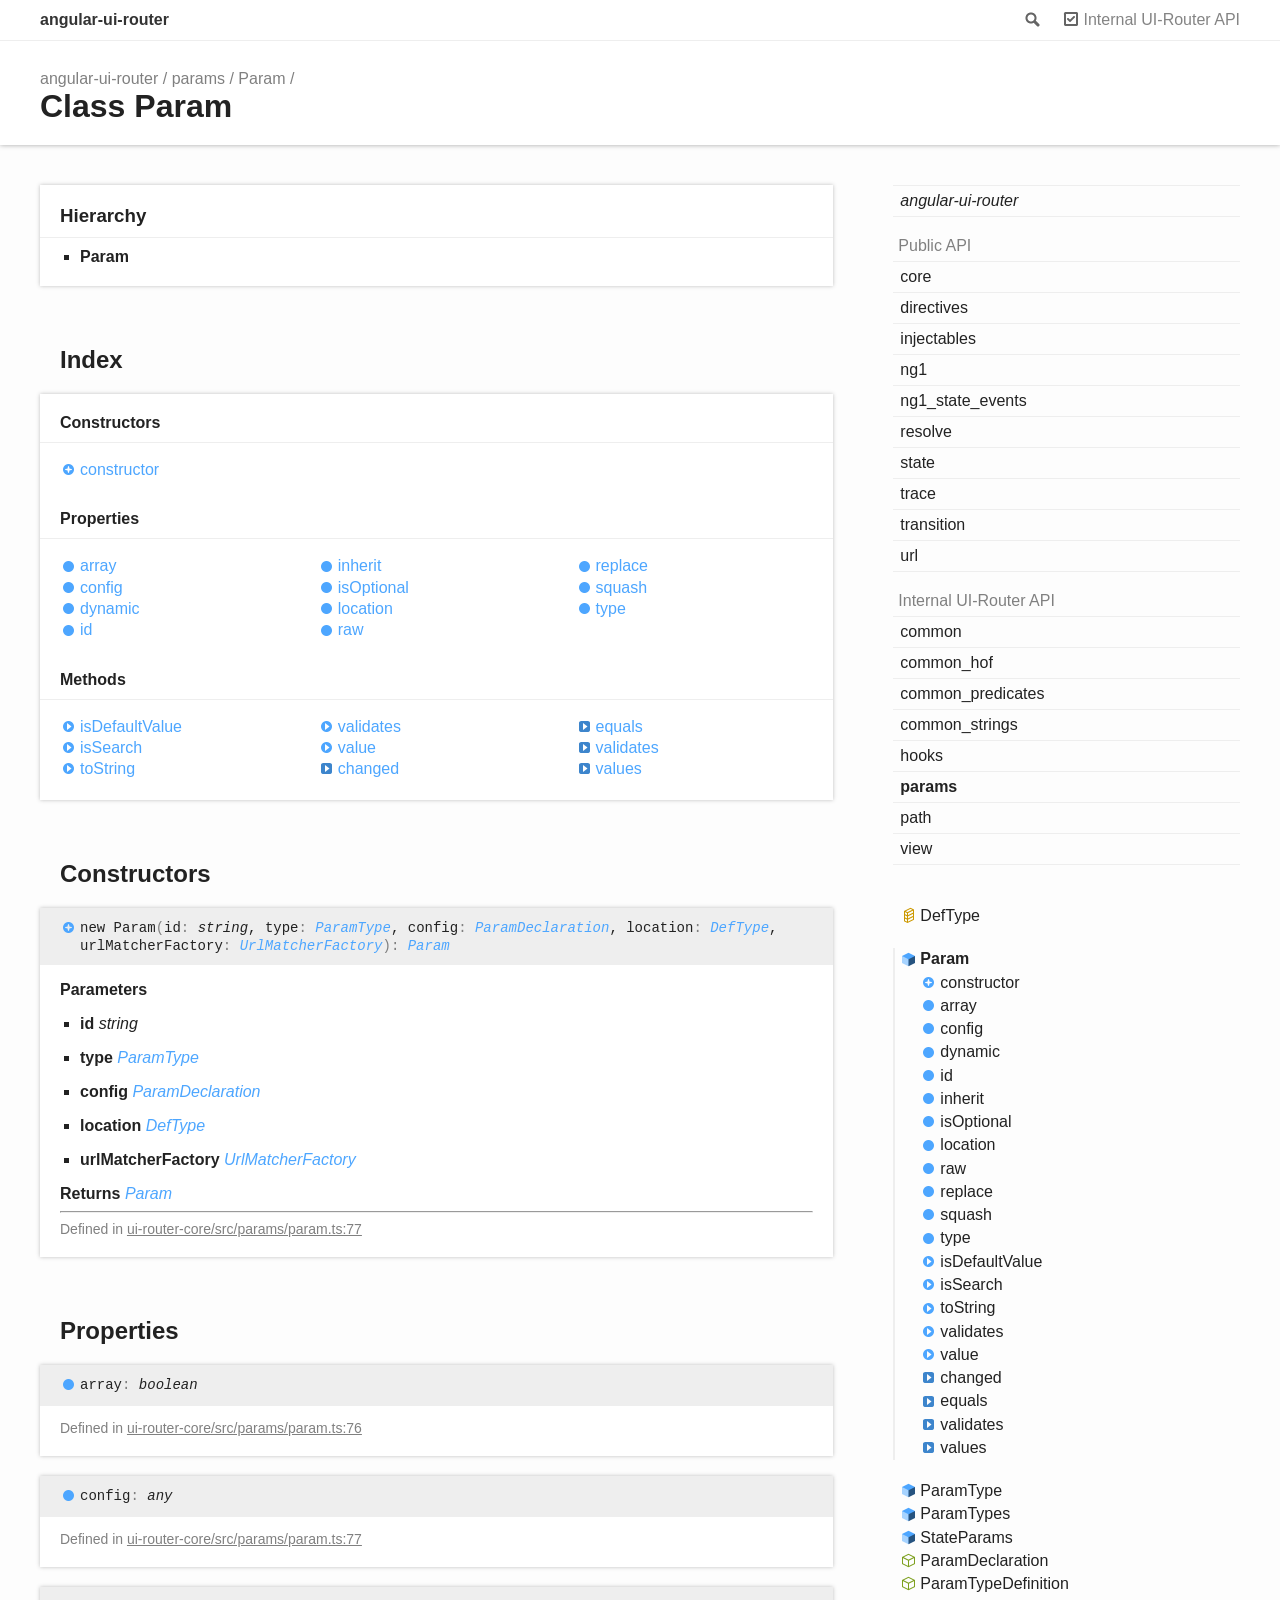
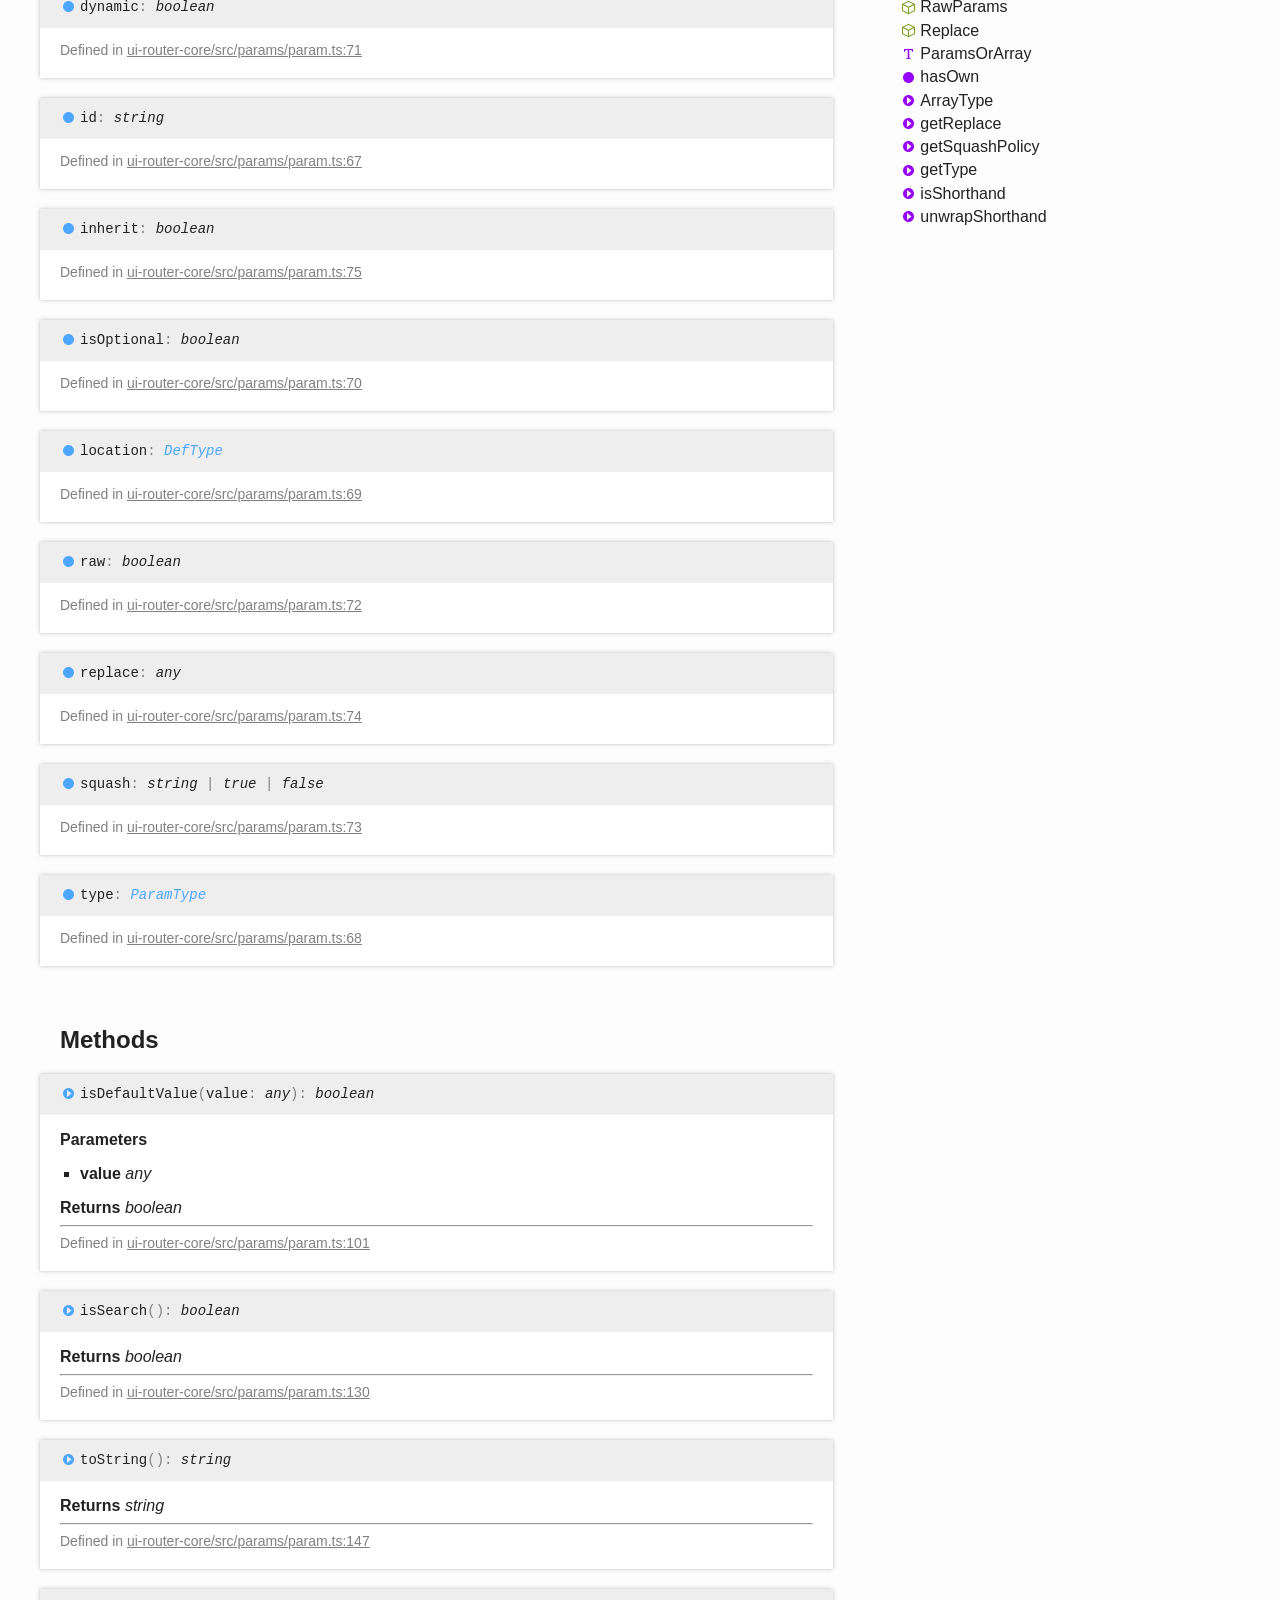
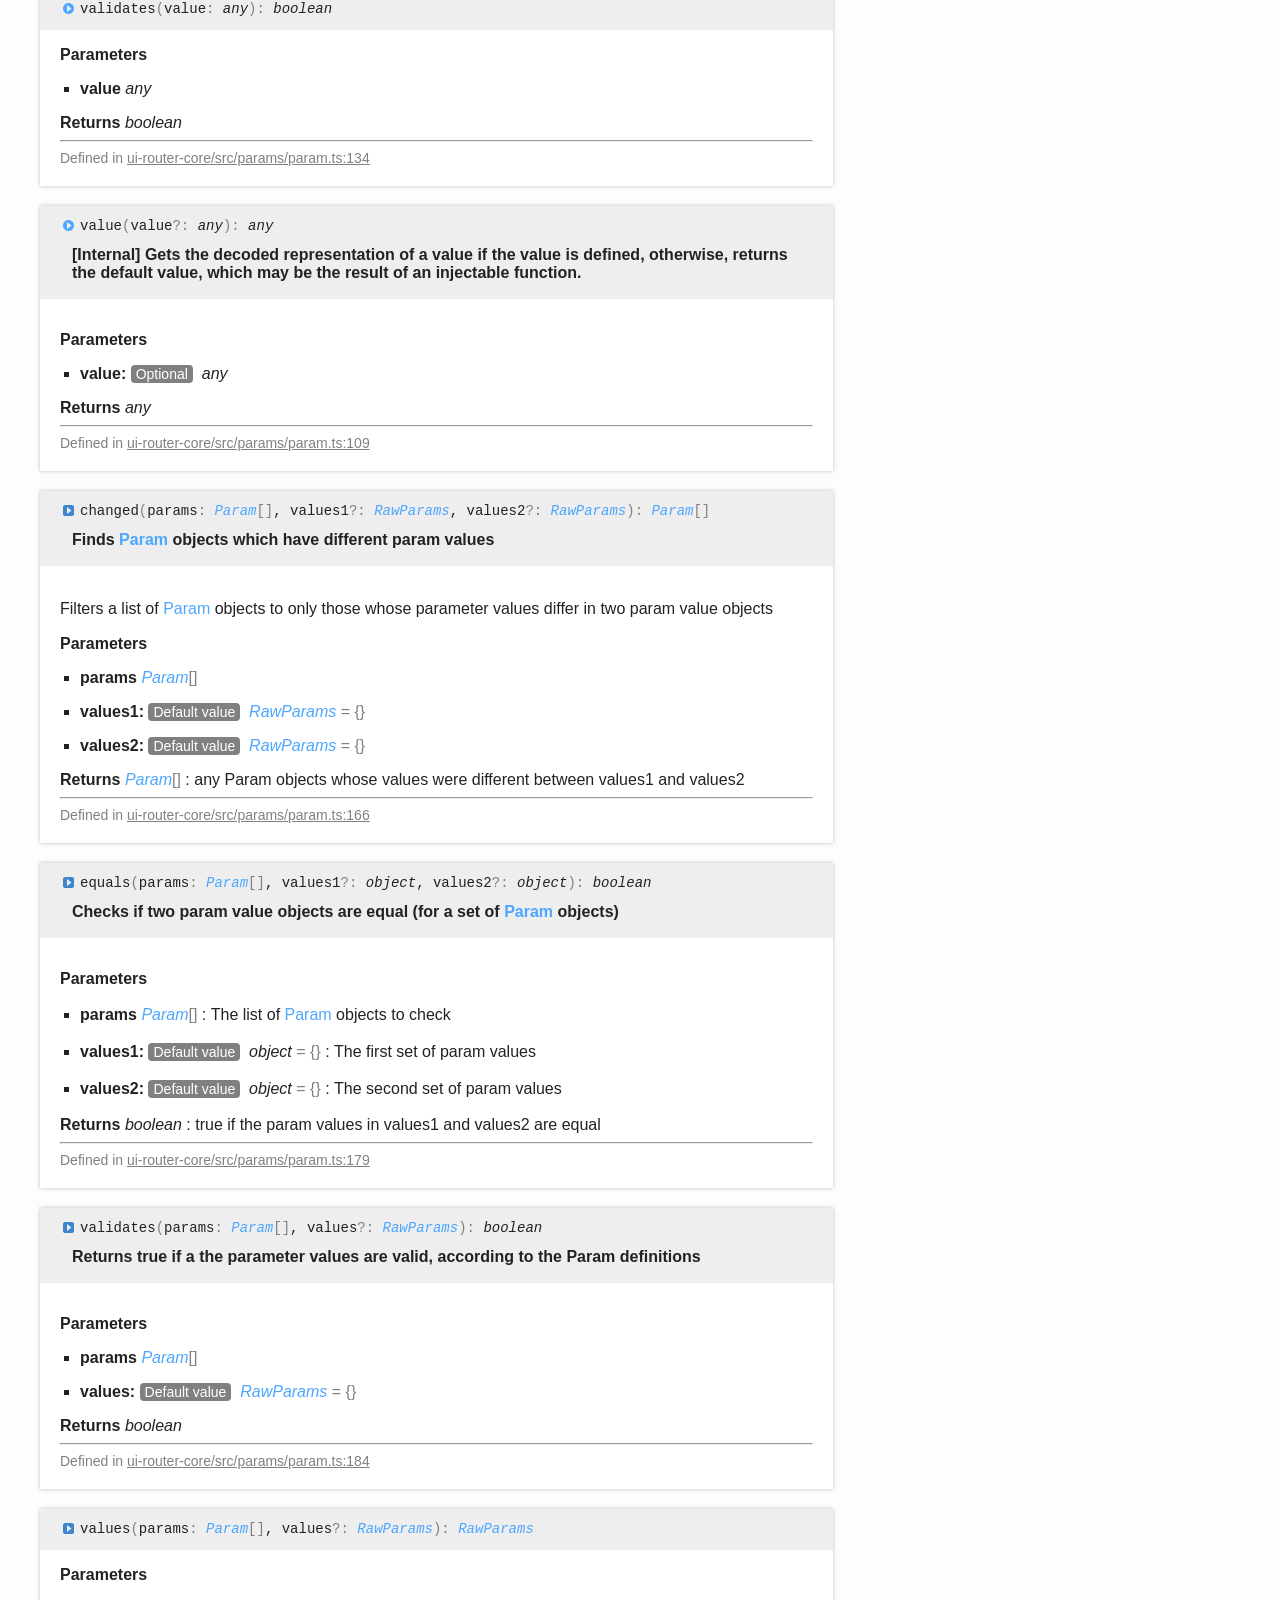
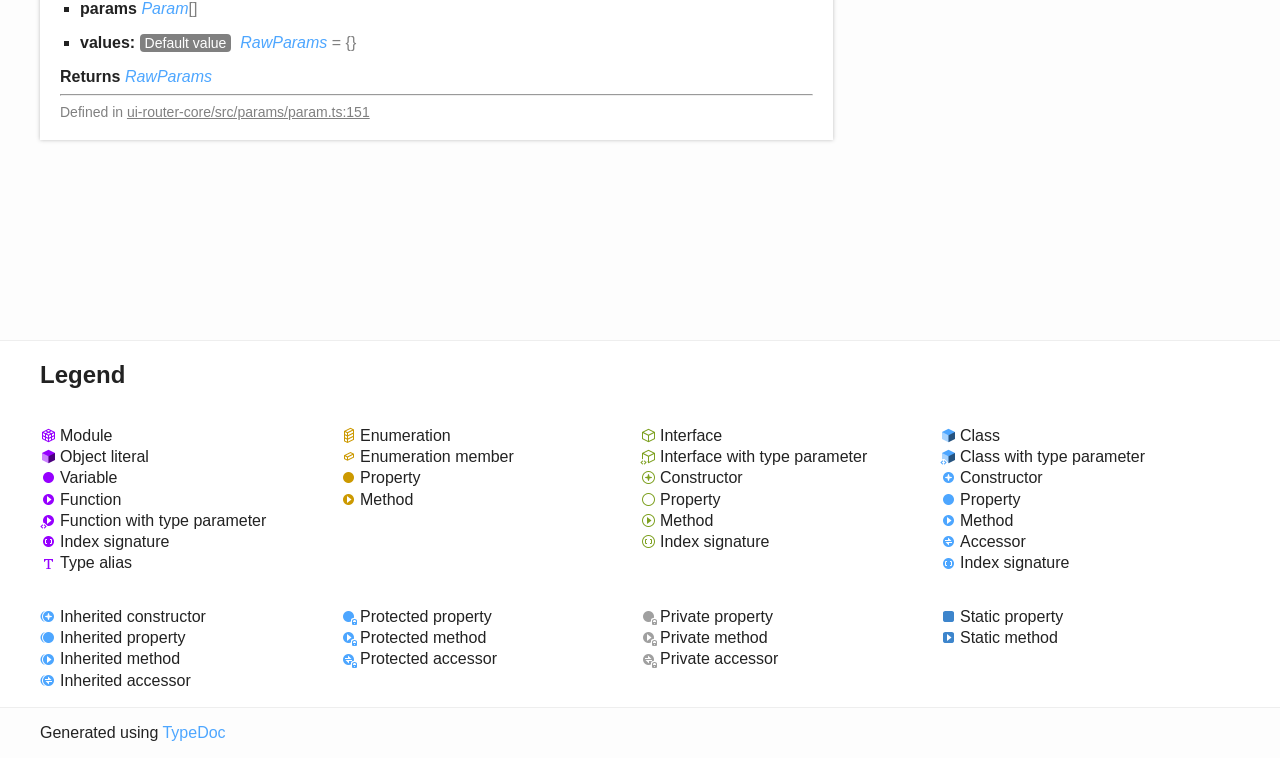
<file: node_modules/angular-ui-router/_doc/classes/params.param.html>
<!doctype html>
<html class="default no-js">
<head>
	<meta charset="utf-8">
	<meta http-equiv="X-UA-Compatible" content="IE=edge">
	<title>Param | angular-ui-router</title>
	<meta name="description" content="">
	<meta name="viewport" content="width=device-width, initial-scale=1">
	<link rel="stylesheet" href="../assets/css/main.css">
	<link rel="stylesheet" href="../assets/css/uirouter.css">
	<script src="../assets/js/modernizr.js"></script>
	<script src="../assets/js/reset.js"></script>
</head>
<body>
<header>
	<div class="tsd-page-toolbar">
		<div class="container">
			<div class="table-wrap">
				<div class="table-cell" id="tsd-search" data-index="../assets/js/search.js" data-base="..">
					<div class="field">
						<label for="tsd-search-field" class="tsd-widget search no-caption">Search</label>
						<input id="tsd-search-field" type="text" />
					</div>
					<ul class="results">
						<li class="state loading">Preparing search index...</li>
						<li class="state failure">The search index is not available</li>
					</ul>
					<a href="../index.html" class="title">angular-ui-router</a>
				</div>
				<div class="table-cell" id="tsd-widgets">
					<div id="tsd-filter">
						<a href="#" class="tsd-widget options no-caption" data-toggle="options">Options</a>
						<div class="tsd-filter-group">
							<!--
                            <div class="tsd-select" id="tsd-filter-visibility">
                                <span class="tsd-select-label">All</span>
                                <ul class="tsd-select-list">
                                    <li data-value="public">Public</li>
                                    <li data-value="protected">Public/Protected</li>
                                    <li data-value="private" class="selected">All</li>
                                </ul>
                            </div>

                            <input type="checkbox" id="tsd-filter-inherited" checked />
                            <label class="tsd-widget" for="tsd-filter-inherited">Inherited</label>
                            -->
							<input type="checkbox" id="tsd-filter-externals" checked />
							<label class="tsd-widget" for="tsd-filter-externals">Internal UI-Router API</label>
							<!--
                                <input type="checkbox" id="tsd-filter-only-exported" />
                                <label class="tsd-widget" for="tsd-filter-only-exported">Only exported</label>
                            -->
						</div>
					</div>
					<a href="#" class="tsd-widget menu no-caption" data-toggle="menu">Menu</a>
				</div>
			</div>
		</div>
	</div>
	<div class="tsd-page-title">
		<div class="container">
			<ul class="tsd-breadcrumb">
				<li>
					<a href="../index.html">angular-ui-router</a>
				</li>
				<li>
					<a href="../modules/params.html">params</a>
				</li>
				<li>
					<a href="params.param.html">Param</a>
				</li>
			</ul>
			<h1>Class Param</h1>
		</div>
	</div>
</header>
<div class="container container-main">
	<div class="row">
		<div class="col-8 col-content">
			<section class="tsd-panel tsd-hierarchy">
				<h3>Hierarchy</h3>
				<ul class="tsd-hierarchy">
					<li>
						<span class="target">Param</span>
					</li>
				</ul>
			</section>
			<section class="tsd-panel-group tsd-index-group">
				<h2>Index</h2>
				<section class="tsd-panel tsd-index-panel">
					<div class="tsd-index-content">
						<section class="tsd-index-section tsd-is-external">
							<h3>Constructors</h3>
							<ul class="tsd-index-list">
								<li class="tsd-kind-constructor tsd-parent-kind-class tsd-is-external"><a href="params.param.html#constructor" class="tsd-kind-icon">constructor</a></li>
							</ul>
						</section>
						<section class="tsd-index-section tsd-is-external">
							<h3>Properties</h3>
							<ul class="tsd-index-list">
								<li class="tsd-kind-property tsd-parent-kind-class tsd-is-external"><a href="params.param.html#array" class="tsd-kind-icon">array</a></li>
								<li class="tsd-kind-property tsd-parent-kind-class tsd-is-external"><a href="params.param.html#config" class="tsd-kind-icon">config</a></li>
								<li class="tsd-kind-property tsd-parent-kind-class tsd-is-external"><a href="params.param.html#dynamic" class="tsd-kind-icon">dynamic</a></li>
								<li class="tsd-kind-property tsd-parent-kind-class tsd-is-external"><a href="params.param.html#id" class="tsd-kind-icon">id</a></li>
								<li class="tsd-kind-property tsd-parent-kind-class tsd-is-external"><a href="params.param.html#inherit" class="tsd-kind-icon">inherit</a></li>
								<li class="tsd-kind-property tsd-parent-kind-class tsd-is-external"><a href="params.param.html#isoptional" class="tsd-kind-icon">is<wbr>Optional</a></li>
								<li class="tsd-kind-property tsd-parent-kind-class tsd-is-external"><a href="params.param.html#location" class="tsd-kind-icon">location</a></li>
								<li class="tsd-kind-property tsd-parent-kind-class tsd-is-external"><a href="params.param.html#raw" class="tsd-kind-icon">raw</a></li>
								<li class="tsd-kind-property tsd-parent-kind-class tsd-is-external"><a href="params.param.html#replace" class="tsd-kind-icon">replace</a></li>
								<li class="tsd-kind-property tsd-parent-kind-class tsd-is-external"><a href="params.param.html#squash" class="tsd-kind-icon">squash</a></li>
								<li class="tsd-kind-property tsd-parent-kind-class tsd-is-external"><a href="params.param.html#type" class="tsd-kind-icon">type</a></li>
							</ul>
						</section>
						<section class="tsd-index-section tsd-is-external">
							<h3>Methods</h3>
							<ul class="tsd-index-list">
								<li class="tsd-kind-method tsd-parent-kind-class tsd-is-external"><a href="params.param.html#isdefaultvalue" class="tsd-kind-icon">is<wbr>Default<wbr>Value</a></li>
								<li class="tsd-kind-method tsd-parent-kind-class tsd-is-external"><a href="params.param.html#issearch" class="tsd-kind-icon">is<wbr>Search</a></li>
								<li class="tsd-kind-method tsd-parent-kind-class tsd-is-external"><a href="params.param.html#tostring" class="tsd-kind-icon">to<wbr>String</a></li>
								<li class="tsd-kind-method tsd-parent-kind-class tsd-is-external"><a href="params.param.html#validates" class="tsd-kind-icon">validates</a></li>
								<li class="tsd-kind-method tsd-parent-kind-class tsd-is-external"><a href="params.param.html#value" class="tsd-kind-icon">value</a></li>
								<li class="tsd-kind-method tsd-parent-kind-class tsd-is-static tsd-is-external"><a href="params.param.html#changed" class="tsd-kind-icon">changed</a></li>
								<li class="tsd-kind-method tsd-parent-kind-class tsd-is-static tsd-is-external"><a href="params.param.html#equals" class="tsd-kind-icon">equals</a></li>
								<li class="tsd-kind-method tsd-parent-kind-class tsd-is-static tsd-is-external"><a href="params.param.html#validates-1" class="tsd-kind-icon">validates</a></li>
								<li class="tsd-kind-method tsd-parent-kind-class tsd-is-static tsd-is-external"><a href="params.param.html#values" class="tsd-kind-icon">values</a></li>
							</ul>
						</section>
					</div>
				</section>
			</section>
			<section class="tsd-panel-group tsd-member-group tsd-is-external">
				<h2>Constructors</h2>
				<section class="tsd-panel tsd-member tsd-kind-constructor tsd-parent-kind-class tsd-is-external">
					<a name="constructor" class="tsd-anchor"></a>
					<!--
        <h3>constructor</h3>
    -->
					<ul class="tsd-signatures tsd-kind-constructor tsd-parent-kind-class tsd-is-external">
						<li class="tsd-signature tsd-kind-icon">new <wbr>Param<span class="tsd-signature-symbol">(</span>id<span class="tsd-signature-symbol">: </span><span class="tsd-signature-type">string</span>, type<span class="tsd-signature-symbol">: </span><a href="params.paramtype.html" class="tsd-signature-type">ParamType</a>, config<span class="tsd-signature-symbol">: </span><a href="../interfaces/params.paramdeclaration.html" class="tsd-signature-type">ParamDeclaration</a>, location<span class="tsd-signature-symbol">: </span><a href="../enums/params.deftype.html" class="tsd-signature-type">DefType</a>, urlMatcherFactory<span class="tsd-signature-symbol">: </span><a href="url.urlmatcherfactory.html" class="tsd-signature-type">UrlMatcherFactory</a><span class="tsd-signature-symbol">)</span><span class="tsd-signature-symbol">: </span><a href="params.param.html" class="tsd-signature-type">Param</a></li>
					</ul>
					<ul class="tsd-descriptions">
						<li class="tsd-description">
							<h4 class="tsd-parameters-title">Parameters</h4>
							<ul class="tsd-parameters">
								<li>
									<h5>id <span class="tsd-signature-type">string</span></h5>
								</li>
								<li>
									<h5>type <a href="params.paramtype.html" class="tsd-signature-type">ParamType</a></h5>
								</li>
								<li>
									<h5>config <a href="../interfaces/params.paramdeclaration.html" class="tsd-signature-type">ParamDeclaration</a></h5>
								</li>
								<li>
									<h5>location <a href="../enums/params.deftype.html" class="tsd-signature-type">DefType</a></h5>
								</li>
								<li>
									<h5>urlMatcherFactory <a href="url.urlmatcherfactory.html" class="tsd-signature-type">UrlMatcherFactory</a></h5>
								</li>
							</ul>
							<div class="tsd-returns">
								<h4 class="tsd-returns-title">Returns <a href="params.param.html" class="tsd-signature-type">Param</a></h4>
							</div>
							<hr>
							<aside class="tsd-sources">
								<ul>
									<li>Defined in <a href="https://github.com/ui-router/core/blob/659af73/src/params/param.ts#L77">ui-router-core/src/params/param.ts:77</a></li>
								</ul>
						</aside>        </li>
					</ul>
				</section>
			</section>
			<section class="tsd-panel-group tsd-member-group tsd-is-external">
				<h2>Properties</h2>
				<section class="tsd-panel tsd-member tsd-kind-property tsd-parent-kind-class tsd-is-external">
					<a name="array" class="tsd-anchor"></a>
					<!--
        <h3>array</h3>
    -->
					<div class="tsd-signature tsd-kind-icon">array<span class="tsd-signature-symbol">:</span> <span class="tsd-signature-type">boolean</span></div>
					<div class="tsd-declaration">
					</div>
					<aside class="tsd-sources">
						<ul>
							<li>Defined in <a href="https://github.com/ui-router/core/blob/659af73/src/params/param.ts#L76">ui-router-core/src/params/param.ts:76</a></li>
						</ul>
					</aside>
				</section>
				<section class="tsd-panel tsd-member tsd-kind-property tsd-parent-kind-class tsd-is-external">
					<a name="config" class="tsd-anchor"></a>
					<!--
        <h3>config</h3>
    -->
					<div class="tsd-signature tsd-kind-icon">config<span class="tsd-signature-symbol">:</span> <span class="tsd-signature-type">any</span></div>
					<div class="tsd-declaration">
					</div>
					<aside class="tsd-sources">
						<ul>
							<li>Defined in <a href="https://github.com/ui-router/core/blob/659af73/src/params/param.ts#L77">ui-router-core/src/params/param.ts:77</a></li>
						</ul>
					</aside>
				</section>
				<section class="tsd-panel tsd-member tsd-kind-property tsd-parent-kind-class tsd-is-external">
					<a name="dynamic" class="tsd-anchor"></a>
					<!--
        <h3>dynamic</h3>
    -->
					<div class="tsd-signature tsd-kind-icon">dynamic<span class="tsd-signature-symbol">:</span> <span class="tsd-signature-type">boolean</span></div>
					<div class="tsd-declaration">
					</div>
					<aside class="tsd-sources">
						<ul>
							<li>Defined in <a href="https://github.com/ui-router/core/blob/659af73/src/params/param.ts#L71">ui-router-core/src/params/param.ts:71</a></li>
						</ul>
					</aside>
				</section>
				<section class="tsd-panel tsd-member tsd-kind-property tsd-parent-kind-class tsd-is-external">
					<a name="id" class="tsd-anchor"></a>
					<!--
        <h3>id</h3>
    -->
					<div class="tsd-signature tsd-kind-icon">id<span class="tsd-signature-symbol">:</span> <span class="tsd-signature-type">string</span></div>
					<div class="tsd-declaration">
					</div>
					<aside class="tsd-sources">
						<ul>
							<li>Defined in <a href="https://github.com/ui-router/core/blob/659af73/src/params/param.ts#L67">ui-router-core/src/params/param.ts:67</a></li>
						</ul>
					</aside>
				</section>
				<section class="tsd-panel tsd-member tsd-kind-property tsd-parent-kind-class tsd-is-external">
					<a name="inherit" class="tsd-anchor"></a>
					<!--
        <h3>inherit</h3>
    -->
					<div class="tsd-signature tsd-kind-icon">inherit<span class="tsd-signature-symbol">:</span> <span class="tsd-signature-type">boolean</span></div>
					<div class="tsd-declaration">
					</div>
					<aside class="tsd-sources">
						<ul>
							<li>Defined in <a href="https://github.com/ui-router/core/blob/659af73/src/params/param.ts#L75">ui-router-core/src/params/param.ts:75</a></li>
						</ul>
					</aside>
				</section>
				<section class="tsd-panel tsd-member tsd-kind-property tsd-parent-kind-class tsd-is-external">
					<a name="isoptional" class="tsd-anchor"></a>
					<!--
        <h3>is<wbr>Optional</h3>
    -->
					<div class="tsd-signature tsd-kind-icon">is<wbr>Optional<span class="tsd-signature-symbol">:</span> <span class="tsd-signature-type">boolean</span></div>
					<div class="tsd-declaration">
					</div>
					<aside class="tsd-sources">
						<ul>
							<li>Defined in <a href="https://github.com/ui-router/core/blob/659af73/src/params/param.ts#L70">ui-router-core/src/params/param.ts:70</a></li>
						</ul>
					</aside>
				</section>
				<section class="tsd-panel tsd-member tsd-kind-property tsd-parent-kind-class tsd-is-external">
					<a name="location" class="tsd-anchor"></a>
					<!--
        <h3>location</h3>
    -->
					<div class="tsd-signature tsd-kind-icon">location<span class="tsd-signature-symbol">:</span> <a href="../enums/params.deftype.html" class="tsd-signature-type">DefType</a></div>
					<div class="tsd-declaration">
					</div>
					<aside class="tsd-sources">
						<ul>
							<li>Defined in <a href="https://github.com/ui-router/core/blob/659af73/src/params/param.ts#L69">ui-router-core/src/params/param.ts:69</a></li>
						</ul>
					</aside>
				</section>
				<section class="tsd-panel tsd-member tsd-kind-property tsd-parent-kind-class tsd-is-external">
					<a name="raw" class="tsd-anchor"></a>
					<!--
        <h3>raw</h3>
    -->
					<div class="tsd-signature tsd-kind-icon">raw<span class="tsd-signature-symbol">:</span> <span class="tsd-signature-type">boolean</span></div>
					<div class="tsd-declaration">
					</div>
					<aside class="tsd-sources">
						<ul>
							<li>Defined in <a href="https://github.com/ui-router/core/blob/659af73/src/params/param.ts#L72">ui-router-core/src/params/param.ts:72</a></li>
						</ul>
					</aside>
				</section>
				<section class="tsd-panel tsd-member tsd-kind-property tsd-parent-kind-class tsd-is-external">
					<a name="replace" class="tsd-anchor"></a>
					<!--
        <h3>replace</h3>
    -->
					<div class="tsd-signature tsd-kind-icon">replace<span class="tsd-signature-symbol">:</span> <span class="tsd-signature-type">any</span></div>
					<div class="tsd-declaration">
					</div>
					<aside class="tsd-sources">
						<ul>
							<li>Defined in <a href="https://github.com/ui-router/core/blob/659af73/src/params/param.ts#L74">ui-router-core/src/params/param.ts:74</a></li>
						</ul>
					</aside>
				</section>
				<section class="tsd-panel tsd-member tsd-kind-property tsd-parent-kind-class tsd-is-external">
					<a name="squash" class="tsd-anchor"></a>
					<!--
        <h3>squash</h3>
    -->
					<div class="tsd-signature tsd-kind-icon">squash<span class="tsd-signature-symbol">:</span> <span class="tsd-signature-type">string</span><span class="tsd-signature-symbol"> | </span><span class="tsd-signature-type">true</span><span class="tsd-signature-symbol"> | </span><span class="tsd-signature-type">false</span></div>
					<div class="tsd-declaration">
					</div>
					<aside class="tsd-sources">
						<ul>
							<li>Defined in <a href="https://github.com/ui-router/core/blob/659af73/src/params/param.ts#L73">ui-router-core/src/params/param.ts:73</a></li>
						</ul>
					</aside>
				</section>
				<section class="tsd-panel tsd-member tsd-kind-property tsd-parent-kind-class tsd-is-external">
					<a name="type" class="tsd-anchor"></a>
					<!--
        <h3>type</h3>
    -->
					<div class="tsd-signature tsd-kind-icon">type<span class="tsd-signature-symbol">:</span> <a href="params.paramtype.html" class="tsd-signature-type">ParamType</a></div>
					<div class="tsd-declaration">
					</div>
					<aside class="tsd-sources">
						<ul>
							<li>Defined in <a href="https://github.com/ui-router/core/blob/659af73/src/params/param.ts#L68">ui-router-core/src/params/param.ts:68</a></li>
						</ul>
					</aside>
				</section>
			</section>
			<section class="tsd-panel-group tsd-member-group tsd-is-external">
				<h2>Methods</h2>
				<section class="tsd-panel tsd-member tsd-kind-method tsd-parent-kind-class tsd-is-external">
					<a name="isdefaultvalue" class="tsd-anchor"></a>
					<!--
        <h3>is<wbr>Default<wbr>Value</h3>
    -->
					<ul class="tsd-signatures tsd-kind-method tsd-parent-kind-class tsd-is-external">
						<li class="tsd-signature tsd-kind-icon">is<wbr>Default<wbr>Value<span class="tsd-signature-symbol">(</span>value<span class="tsd-signature-symbol">: </span><span class="tsd-signature-type">any</span><span class="tsd-signature-symbol">)</span><span class="tsd-signature-symbol">: </span><span class="tsd-signature-type">boolean</span></li>
					</ul>
					<ul class="tsd-descriptions">
						<li class="tsd-description">
							<h4 class="tsd-parameters-title">Parameters</h4>
							<ul class="tsd-parameters">
								<li>
									<h5>value <span class="tsd-signature-type">any</span></h5>
								</li>
							</ul>
							<div class="tsd-returns">
								<h4 class="tsd-returns-title">Returns <span class="tsd-signature-type">boolean</span></h4>
							</div>
							<hr>
							<aside class="tsd-sources">
								<ul>
									<li>Defined in <a href="https://github.com/ui-router/core/blob/659af73/src/params/param.ts#L101">ui-router-core/src/params/param.ts:101</a></li>
								</ul>
						</aside>        </li>
					</ul>
				</section>
				<section class="tsd-panel tsd-member tsd-kind-method tsd-parent-kind-class tsd-is-external">
					<a name="issearch" class="tsd-anchor"></a>
					<!--
        <h3>is<wbr>Search</h3>
    -->
					<ul class="tsd-signatures tsd-kind-method tsd-parent-kind-class tsd-is-external">
						<li class="tsd-signature tsd-kind-icon">is<wbr>Search<span class="tsd-signature-symbol">(</span><span class="tsd-signature-symbol">)</span><span class="tsd-signature-symbol">: </span><span class="tsd-signature-type">boolean</span></li>
					</ul>
					<ul class="tsd-descriptions">
						<li class="tsd-description">
							<div class="tsd-returns">
								<h4 class="tsd-returns-title">Returns <span class="tsd-signature-type">boolean</span></h4>
							</div>
							<hr>
							<aside class="tsd-sources">
								<ul>
									<li>Defined in <a href="https://github.com/ui-router/core/blob/659af73/src/params/param.ts#L130">ui-router-core/src/params/param.ts:130</a></li>
								</ul>
						</aside>        </li>
					</ul>
				</section>
				<section class="tsd-panel tsd-member tsd-kind-method tsd-parent-kind-class tsd-is-external">
					<a name="tostring" class="tsd-anchor"></a>
					<!--
        <h3>to<wbr>String</h3>
    -->
					<ul class="tsd-signatures tsd-kind-method tsd-parent-kind-class tsd-is-external">
						<li class="tsd-signature tsd-kind-icon">to<wbr>String<span class="tsd-signature-symbol">(</span><span class="tsd-signature-symbol">)</span><span class="tsd-signature-symbol">: </span><span class="tsd-signature-type">string</span></li>
					</ul>
					<ul class="tsd-descriptions">
						<li class="tsd-description">
							<div class="tsd-returns">
								<h4 class="tsd-returns-title">Returns <span class="tsd-signature-type">string</span></h4>
							</div>
							<hr>
							<aside class="tsd-sources">
								<ul>
									<li>Defined in <a href="https://github.com/ui-router/core/blob/659af73/src/params/param.ts#L147">ui-router-core/src/params/param.ts:147</a></li>
								</ul>
						</aside>        </li>
					</ul>
				</section>
				<section class="tsd-panel tsd-member tsd-kind-method tsd-parent-kind-class tsd-is-external">
					<a name="validates" class="tsd-anchor"></a>
					<!--
        <h3>validates</h3>
    -->
					<ul class="tsd-signatures tsd-kind-method tsd-parent-kind-class tsd-is-external">
						<li class="tsd-signature tsd-kind-icon">validates<span class="tsd-signature-symbol">(</span>value<span class="tsd-signature-symbol">: </span><span class="tsd-signature-type">any</span><span class="tsd-signature-symbol">)</span><span class="tsd-signature-symbol">: </span><span class="tsd-signature-type">boolean</span></li>
					</ul>
					<ul class="tsd-descriptions">
						<li class="tsd-description">
							<h4 class="tsd-parameters-title">Parameters</h4>
							<ul class="tsd-parameters">
								<li>
									<h5>value <span class="tsd-signature-type">any</span></h5>
								</li>
							</ul>
							<div class="tsd-returns">
								<h4 class="tsd-returns-title">Returns <span class="tsd-signature-type">boolean</span></h4>
							</div>
							<hr>
							<aside class="tsd-sources">
								<ul>
									<li>Defined in <a href="https://github.com/ui-router/core/blob/659af73/src/params/param.ts#L134">ui-router-core/src/params/param.ts:134</a></li>
								</ul>
						</aside>        </li>
					</ul>
				</section>
				<section class="tsd-panel tsd-member tsd-kind-method tsd-parent-kind-class tsd-is-external">
					<a name="value" class="tsd-anchor"></a>
					<!--
        <h3>value</h3>
    -->
					<ul class="tsd-signatures tsd-kind-method tsd-parent-kind-class tsd-is-external">
						<li class="tsd-signature tsd-kind-icon">value<span class="tsd-signature-symbol">(</span>value<span class="tsd-signature-symbol">?: </span><span class="tsd-signature-type">any</span><span class="tsd-signature-symbol">)</span><span class="tsd-signature-symbol">: </span><span class="tsd-signature-type">any</span></li>
						<li class="tsd-header">
							<p> [Internal] Gets the decoded representation of a value if the value is defined, otherwise, returns the
							default value, which may be the result of an injectable function. </p>
						</li>
					</ul>
					<ul class="tsd-descriptions">
						<li class="tsd-description">
							<div class="tsd-comment tsd-typography">
								<div class="lead">
									<p>[Internal] Gets the decoded representation of a value if the value is defined, otherwise, returns the
									default value, which may be the result of an injectable function.</p>
								</div>
							</div>
							<h4 class="tsd-parameters-title">Parameters</h4>
							<ul class="tsd-parameters">
								<li>
									<h5>value: <span class="tsd-flag ts-flagOptional">Optional</span>&nbsp; <span class="tsd-signature-type">any</span></h5>
								</li>
							</ul>
							<div class="tsd-returns">
								<h4 class="tsd-returns-title">Returns <span class="tsd-signature-type">any</span></h4>
							</div>
							<hr>
							<aside class="tsd-sources">
								<ul>
									<li>Defined in <a href="https://github.com/ui-router/core/blob/659af73/src/params/param.ts#L109">ui-router-core/src/params/param.ts:109</a></li>
								</ul>
						</aside>        </li>
					</ul>
				</section>
				<section class="tsd-panel tsd-member tsd-kind-method tsd-parent-kind-class tsd-is-static tsd-is-external">
					<a name="changed" class="tsd-anchor"></a>
					<!--
        <h3><span class="tsd-flag ts-flagStatic">Static</span> changed</h3>
    -->
					<ul class="tsd-signatures tsd-kind-method tsd-parent-kind-class tsd-is-static tsd-is-external">
						<li class="tsd-signature tsd-kind-icon">changed<span class="tsd-signature-symbol">(</span>params<span class="tsd-signature-symbol">: </span><a href="params.param.html" class="tsd-signature-type">Param</a><span class="tsd-signature-symbol">[]</span>, values1<span class="tsd-signature-symbol">?: </span><a href="../interfaces/params.rawparams.html" class="tsd-signature-type">RawParams</a>, values2<span class="tsd-signature-symbol">?: </span><a href="../interfaces/params.rawparams.html" class="tsd-signature-type">RawParams</a><span class="tsd-signature-symbol">)</span><span class="tsd-signature-symbol">: </span><a href="params.param.html" class="tsd-signature-type">Param</a><span class="tsd-signature-symbol">[]</span></li>
						<li class="tsd-header">
							<p> Finds <a href="params.param.html">Param</a> objects which have different param values </p>
						</li>
					</ul>
					<ul class="tsd-descriptions">
						<li class="tsd-description">
							<div class="tsd-comment tsd-typography">
								<div class="lead">
									<p>Finds <a href="params.param.html">Param</a> objects which have different param values</p>
								</div>
								<p>Filters a list of <a href="params.param.html">Param</a> objects to only those whose parameter values differ in two param value objects</p>
							</div>
							<h4 class="tsd-parameters-title">Parameters</h4>
							<ul class="tsd-parameters">
								<li>
									<h5>params <a href="params.param.html" class="tsd-signature-type">Param</a><span class="tsd-signature-symbol">[]</span></h5>
								</li>
								<li>
									<h5>values1: <span class="tsd-flag ts-flagDefault value">Default value</span>&nbsp; <a href="../interfaces/params.rawparams.html" class="tsd-signature-type">RawParams</a><span class="tsd-signature-symbol"> =&nbsp;{}</span></h5>
								</li>
								<li>
									<h5>values2: <span class="tsd-flag ts-flagDefault value">Default value</span>&nbsp; <a href="../interfaces/params.rawparams.html" class="tsd-signature-type">RawParams</a><span class="tsd-signature-symbol"> =&nbsp;{}</span></h5>
								</li>
							</ul>
							<div class="tsd-returns">
								<h4 class="tsd-returns-title">Returns <a href="params.param.html" class="tsd-signature-type">Param</a><span class="tsd-signature-symbol">[]</span></h4>
								: <p>any Param objects whose values were different between values1 and values2</p>
							</div>
							<hr>
							<aside class="tsd-sources">
								<ul>
									<li>Defined in <a href="https://github.com/ui-router/core/blob/659af73/src/params/param.ts#L166">ui-router-core/src/params/param.ts:166</a></li>
								</ul>
						</aside>        </li>
					</ul>
				</section>
				<section class="tsd-panel tsd-member tsd-kind-method tsd-parent-kind-class tsd-is-static tsd-is-external">
					<a name="equals" class="tsd-anchor"></a>
					<!--
        <h3><span class="tsd-flag ts-flagStatic">Static</span> equals</h3>
    -->
					<ul class="tsd-signatures tsd-kind-method tsd-parent-kind-class tsd-is-static tsd-is-external">
						<li class="tsd-signature tsd-kind-icon">equals<span class="tsd-signature-symbol">(</span>params<span class="tsd-signature-symbol">: </span><a href="params.param.html" class="tsd-signature-type">Param</a><span class="tsd-signature-symbol">[]</span>, values1<span class="tsd-signature-symbol">?: </span><span class="tsd-signature-type">object</span>, values2<span class="tsd-signature-symbol">?: </span><span class="tsd-signature-type">object</span><span class="tsd-signature-symbol">)</span><span class="tsd-signature-symbol">: </span><span class="tsd-signature-type">boolean</span></li>
						<li class="tsd-header">
							<p> Checks if two param value objects are equal (for a set of <a href="params.param.html">Param</a> objects) </p>
						</li>
					</ul>
					<ul class="tsd-descriptions">
						<li class="tsd-description">
							<div class="tsd-comment tsd-typography">
								<div class="lead">
									<p>Checks if two param value objects are equal (for a set of <a href="params.param.html">Param</a> objects)</p>
								</div>
							</div>
							<h4 class="tsd-parameters-title">Parameters</h4>
							<ul class="tsd-parameters">
								<li>
									<h5>params <a href="params.param.html" class="tsd-signature-type">Param</a><span class="tsd-signature-symbol">[]</span></h5>
									:         <div class="tsd-comment tsd-typography">
										<p>The list of <a href="params.param.html">Param</a> objects to check</p>
									</div>
								</li>
								<li>
									<h5>values1: <span class="tsd-flag ts-flagDefault value">Default value</span>&nbsp; <span class="tsd-signature-type">object</span><span class="tsd-signature-symbol"> =&nbsp;{}</span></h5>
									:         <div class="tsd-comment tsd-typography">
										<p>The first set of param values</p>
									</div>
									<ul class="tsd-parameters">
									</ul>
								</li>
								<li>
									<h5>values2: <span class="tsd-flag ts-flagDefault value">Default value</span>&nbsp; <span class="tsd-signature-type">object</span><span class="tsd-signature-symbol"> =&nbsp;{}</span></h5>
									:         <div class="tsd-comment tsd-typography">
										<p>The second set of param values</p>
									</div>
									<ul class="tsd-parameters">
									</ul>
								</li>
							</ul>
							<div class="tsd-returns">
								<h4 class="tsd-returns-title">Returns <span class="tsd-signature-type">boolean</span></h4>
								: <p>true if the param values in values1 and values2 are equal</p>
							</div>
							<hr>
							<aside class="tsd-sources">
								<ul>
									<li>Defined in <a href="https://github.com/ui-router/core/blob/659af73/src/params/param.ts#L179">ui-router-core/src/params/param.ts:179</a></li>
								</ul>
						</aside>        </li>
					</ul>
				</section>
				<section class="tsd-panel tsd-member tsd-kind-method tsd-parent-kind-class tsd-is-static tsd-is-external">
					<a name="validates-1" class="tsd-anchor"></a>
					<!--
        <h3><span class="tsd-flag ts-flagStatic">Static</span> validates</h3>
    -->
					<ul class="tsd-signatures tsd-kind-method tsd-parent-kind-class tsd-is-static tsd-is-external">
						<li class="tsd-signature tsd-kind-icon">validates<span class="tsd-signature-symbol">(</span>params<span class="tsd-signature-symbol">: </span><a href="params.param.html" class="tsd-signature-type">Param</a><span class="tsd-signature-symbol">[]</span>, values<span class="tsd-signature-symbol">?: </span><a href="../interfaces/params.rawparams.html" class="tsd-signature-type">RawParams</a><span class="tsd-signature-symbol">)</span><span class="tsd-signature-symbol">: </span><span class="tsd-signature-type">boolean</span></li>
						<li class="tsd-header">
							<p> Returns true if a the parameter values are valid, according to the Param definitions </p>
						</li>
					</ul>
					<ul class="tsd-descriptions">
						<li class="tsd-description">
							<div class="tsd-comment tsd-typography">
								<div class="lead">
									<p>Returns true if a the parameter values are valid, according to the Param definitions</p>
								</div>
							</div>
							<h4 class="tsd-parameters-title">Parameters</h4>
							<ul class="tsd-parameters">
								<li>
									<h5>params <a href="params.param.html" class="tsd-signature-type">Param</a><span class="tsd-signature-symbol">[]</span></h5>
								</li>
								<li>
									<h5>values: <span class="tsd-flag ts-flagDefault value">Default value</span>&nbsp; <a href="../interfaces/params.rawparams.html" class="tsd-signature-type">RawParams</a><span class="tsd-signature-symbol"> =&nbsp;{}</span></h5>
								</li>
							</ul>
							<div class="tsd-returns">
								<h4 class="tsd-returns-title">Returns <span class="tsd-signature-type">boolean</span></h4>
							</div>
							<hr>
							<aside class="tsd-sources">
								<ul>
									<li>Defined in <a href="https://github.com/ui-router/core/blob/659af73/src/params/param.ts#L184">ui-router-core/src/params/param.ts:184</a></li>
								</ul>
						</aside>        </li>
					</ul>
				</section>
				<section class="tsd-panel tsd-member tsd-kind-method tsd-parent-kind-class tsd-is-static tsd-is-external">
					<a name="values" class="tsd-anchor"></a>
					<!--
        <h3><span class="tsd-flag ts-flagStatic">Static</span> values</h3>
    -->
					<ul class="tsd-signatures tsd-kind-method tsd-parent-kind-class tsd-is-static tsd-is-external">
						<li class="tsd-signature tsd-kind-icon">values<span class="tsd-signature-symbol">(</span>params<span class="tsd-signature-symbol">: </span><a href="params.param.html" class="tsd-signature-type">Param</a><span class="tsd-signature-symbol">[]</span>, values<span class="tsd-signature-symbol">?: </span><a href="../interfaces/params.rawparams.html" class="tsd-signature-type">RawParams</a><span class="tsd-signature-symbol">)</span><span class="tsd-signature-symbol">: </span><a href="../interfaces/params.rawparams.html" class="tsd-signature-type">RawParams</a></li>
					</ul>
					<ul class="tsd-descriptions">
						<li class="tsd-description">
							<h4 class="tsd-parameters-title">Parameters</h4>
							<ul class="tsd-parameters">
								<li>
									<h5>params <a href="params.param.html" class="tsd-signature-type">Param</a><span class="tsd-signature-symbol">[]</span></h5>
								</li>
								<li>
									<h5>values: <span class="tsd-flag ts-flagDefault value">Default value</span>&nbsp; <a href="../interfaces/params.rawparams.html" class="tsd-signature-type">RawParams</a><span class="tsd-signature-symbol"> =&nbsp;{}</span></h5>
								</li>
							</ul>
							<div class="tsd-returns">
								<h4 class="tsd-returns-title">Returns <a href="../interfaces/params.rawparams.html" class="tsd-signature-type">RawParams</a></h4>
							</div>
							<hr>
							<aside class="tsd-sources">
								<ul>
									<li>Defined in <a href="https://github.com/ui-router/core/blob/659af73/src/params/param.ts#L151">ui-router-core/src/params/param.ts:151</a></li>
								</ul>
						</aside>        </li>
					</ul>
				</section>
			</section>
		</div>
		<div class="col-4 col-menu menu-sticky-wrap menu-highlight">
			<nav class="tsd-navigation primary">
				<ul>
					<li class="globals  ">
						<a href="../index.html"><em>angular-<wbr>ui-<wbr>router</em></a>
					</li>
					<li class="label tsd-is-external">
						<span>Public API</span>
					</li>
					<li class=" tsd-kind-external-module">
						<a href="../modules/core.html">core</a>
					</li>
					<li class=" tsd-kind-external-module">
						<a href="../modules/directives.html">directives</a>
					</li>
					<li class=" tsd-kind-external-module">
						<a href="../modules/injectables.html">injectables</a>
					</li>
					<li class=" tsd-kind-external-module">
						<a href="../modules/ng1.html">ng1</a>
					</li>
					<li class=" tsd-kind-external-module">
						<a href="../modules/ng1_state_events.html">ng1_<wbr>state_<wbr>events</a>
					</li>
					<li class=" tsd-kind-external-module">
						<a href="../modules/resolve.html">resolve</a>
					</li>
					<li class=" tsd-kind-external-module">
						<a href="../modules/state.html">state</a>
					</li>
					<li class=" tsd-kind-external-module">
						<a href="../modules/trace.html">trace</a>
					</li>
					<li class=" tsd-kind-external-module">
						<a href="../modules/transition.html">transition</a>
					</li>
					<li class=" tsd-kind-external-module">
						<a href="../modules/url.html">url</a>
					</li>
					<li class="label tsd-is-external">
						<span>Internal UI-<wbr><wbr>Router API</span>
					</li>
					<li class=" tsd-kind-external-module tsd-is-external">
						<a href="../modules/common.html">common</a>
					</li>
					<li class=" tsd-kind-external-module tsd-is-external">
						<a href="../modules/common_hof.html">common_<wbr>hof</a>
					</li>
					<li class=" tsd-kind-external-module tsd-is-external">
						<a href="../modules/common_predicates.html">common_<wbr>predicates</a>
					</li>
					<li class=" tsd-kind-external-module tsd-is-external">
						<a href="../modules/common_strings.html">common_<wbr>strings</a>
					</li>
					<li class=" tsd-kind-external-module tsd-is-external">
						<a href="../modules/hooks.html">hooks</a>
					</li>
					<li class="current tsd-kind-external-module tsd-is-external">
						<a href="../modules/params.html">params</a>
					</li>
					<li class=" tsd-kind-external-module tsd-is-external">
						<a href="../modules/path.html">path</a>
					</li>
					<li class=" tsd-kind-external-module tsd-is-external">
						<a href="../modules/view.html">view</a>
					</li>
				</ul>
			</nav>
			<nav class="tsd-navigation secondary menu-sticky">
				<ul class="before-current">
					<li class=" tsd-kind-enum tsd-parent-kind-external-module tsd-is-external">
						<a href="../enums/params.deftype.html" class="tsd-kind-icon">Def<wbr>Type</a>
					</li>
				</ul>
				<ul class="current">
					<li class="current tsd-kind-class tsd-parent-kind-external-module tsd-is-external">
						<a href="params.param.html" class="tsd-kind-icon">Param</a>
						<ul>
							<li class=" tsd-kind-constructor tsd-parent-kind-class tsd-is-external">
								<a href="params.param.html#constructor" class="tsd-kind-icon">constructor</a>
							</li>
							<li class=" tsd-kind-property tsd-parent-kind-class tsd-is-external">
								<a href="params.param.html#array" class="tsd-kind-icon">array</a>
							</li>
							<li class=" tsd-kind-property tsd-parent-kind-class tsd-is-external">
								<a href="params.param.html#config" class="tsd-kind-icon">config</a>
							</li>
							<li class=" tsd-kind-property tsd-parent-kind-class tsd-is-external">
								<a href="params.param.html#dynamic" class="tsd-kind-icon">dynamic</a>
							</li>
							<li class=" tsd-kind-property tsd-parent-kind-class tsd-is-external">
								<a href="params.param.html#id" class="tsd-kind-icon">id</a>
							</li>
							<li class=" tsd-kind-property tsd-parent-kind-class tsd-is-external">
								<a href="params.param.html#inherit" class="tsd-kind-icon">inherit</a>
							</li>
							<li class=" tsd-kind-property tsd-parent-kind-class tsd-is-external">
								<a href="params.param.html#isoptional" class="tsd-kind-icon">is<wbr>Optional</a>
							</li>
							<li class=" tsd-kind-property tsd-parent-kind-class tsd-is-external">
								<a href="params.param.html#location" class="tsd-kind-icon">location</a>
							</li>
							<li class=" tsd-kind-property tsd-parent-kind-class tsd-is-external">
								<a href="params.param.html#raw" class="tsd-kind-icon">raw</a>
							</li>
							<li class=" tsd-kind-property tsd-parent-kind-class tsd-is-external">
								<a href="params.param.html#replace" class="tsd-kind-icon">replace</a>
							</li>
							<li class=" tsd-kind-property tsd-parent-kind-class tsd-is-external">
								<a href="params.param.html#squash" class="tsd-kind-icon">squash</a>
							</li>
							<li class=" tsd-kind-property tsd-parent-kind-class tsd-is-external">
								<a href="params.param.html#type" class="tsd-kind-icon">type</a>
							</li>
							<li class=" tsd-kind-method tsd-parent-kind-class tsd-is-external">
								<a href="params.param.html#isdefaultvalue" class="tsd-kind-icon">is<wbr>Default<wbr>Value</a>
							</li>
							<li class=" tsd-kind-method tsd-parent-kind-class tsd-is-external">
								<a href="params.param.html#issearch" class="tsd-kind-icon">is<wbr>Search</a>
							</li>
							<li class=" tsd-kind-method tsd-parent-kind-class tsd-is-external">
								<a href="params.param.html#tostring" class="tsd-kind-icon">to<wbr>String</a>
							</li>
							<li class=" tsd-kind-method tsd-parent-kind-class tsd-is-external">
								<a href="params.param.html#validates" class="tsd-kind-icon">validates</a>
							</li>
							<li class=" tsd-kind-method tsd-parent-kind-class tsd-is-external">
								<a href="params.param.html#value" class="tsd-kind-icon">value</a>
							</li>
							<li class=" tsd-kind-method tsd-parent-kind-class tsd-is-static tsd-is-external">
								<a href="params.param.html#changed" class="tsd-kind-icon">changed</a>
							</li>
							<li class=" tsd-kind-method tsd-parent-kind-class tsd-is-static tsd-is-external">
								<a href="params.param.html#equals" class="tsd-kind-icon">equals</a>
							</li>
							<li class=" tsd-kind-method tsd-parent-kind-class tsd-is-static tsd-is-external">
								<a href="params.param.html#validates-1" class="tsd-kind-icon">validates</a>
							</li>
							<li class=" tsd-kind-method tsd-parent-kind-class tsd-is-static tsd-is-external">
								<a href="params.param.html#values" class="tsd-kind-icon">values</a>
							</li>
						</ul>
					</li>
				</ul>
				<ul class="after-current">
					<li class=" tsd-kind-class tsd-parent-kind-external-module tsd-is-external">
						<a href="params.paramtype.html" class="tsd-kind-icon">Param<wbr>Type</a>
					</li>
					<li class=" tsd-kind-class tsd-parent-kind-external-module">
						<a href="params.paramtypes.html" class="tsd-kind-icon">Param<wbr>Types</a>
					</li>
					<li class=" tsd-kind-class tsd-parent-kind-external-module tsd-is-external">
						<a href="params.stateparams.html" class="tsd-kind-icon">State<wbr>Params</a>
					</li>
					<li class=" tsd-kind-interface tsd-parent-kind-external-module">
						<a href="../interfaces/params.paramdeclaration.html" class="tsd-kind-icon">Param<wbr>Declaration</a>
					</li>
					<li class=" tsd-kind-interface tsd-parent-kind-external-module">
						<a href="../interfaces/params.paramtypedefinition.html" class="tsd-kind-icon">Param<wbr>Type<wbr>Definition</a>
					</li>
					<li class=" tsd-kind-interface tsd-parent-kind-external-module">
						<a href="../interfaces/params.rawparams.html" class="tsd-kind-icon">Raw<wbr>Params</a>
					</li>
					<li class=" tsd-kind-interface tsd-parent-kind-external-module tsd-is-external">
						<a href="../interfaces/params.replace.html" class="tsd-kind-icon">Replace</a>
					</li>
					<li class=" tsd-kind-type-alias tsd-parent-kind-external-module tsd-is-external">
						<a href="../modules/params.html#paramsorarray" class="tsd-kind-icon">Params<wbr>OrArray</a>
					</li>
					<li class=" tsd-kind-variable tsd-parent-kind-external-module tsd-is-external tsd-is-not-exported">
						<a href="../modules/params.html#hasown" class="tsd-kind-icon">has<wbr>Own</a>
					</li>
					<li class=" tsd-kind-function tsd-parent-kind-external-module tsd-is-external tsd-is-not-exported">
						<a href="../modules/params.html#arraytype" class="tsd-kind-icon">Array<wbr>Type</a>
					</li>
					<li class=" tsd-kind-function tsd-parent-kind-external-module tsd-is-external tsd-is-not-exported">
						<a href="../modules/params.html#getreplace" class="tsd-kind-icon">get<wbr>Replace</a>
					</li>
					<li class=" tsd-kind-function tsd-parent-kind-external-module tsd-is-external tsd-is-not-exported">
						<a href="../modules/params.html#getsquashpolicy" class="tsd-kind-icon">get<wbr>Squash<wbr>Policy</a>
					</li>
					<li class=" tsd-kind-function tsd-parent-kind-external-module tsd-is-external tsd-is-not-exported">
						<a href="../modules/params.html#gettype" class="tsd-kind-icon">get<wbr>Type</a>
					</li>
					<li class=" tsd-kind-function tsd-parent-kind-external-module tsd-is-external tsd-is-not-exported">
						<a href="../modules/params.html#isshorthand" class="tsd-kind-icon">is<wbr>Shorthand</a>
					</li>
					<li class=" tsd-kind-function tsd-parent-kind-external-module tsd-is-external tsd-is-not-exported">
						<a href="../modules/params.html#unwrapshorthand" class="tsd-kind-icon">unwrap<wbr>Shorthand</a>
					</li>
				</ul>
			</nav>
		</div>
	</div>
</div>
<footer class="with-border-bottom">
	<div class="container">
		<h2>Legend</h2>
		<div class="tsd-legend-group">
			<ul class="tsd-legend">
				<li class="tsd-kind-module"><span class="tsd-kind-icon">Module</span></li>
				<li class="tsd-kind-object-literal"><span class="tsd-kind-icon">Object literal</span></li>
				<li class="tsd-kind-variable"><span class="tsd-kind-icon">Variable</span></li>
				<li class="tsd-kind-function"><span class="tsd-kind-icon">Function</span></li>
				<li class="tsd-kind-function tsd-has-type-parameter"><span class="tsd-kind-icon">Function with type parameter</span></li>
				<li class="tsd-kind-index-signature"><span class="tsd-kind-icon">Index signature</span></li>
				<li class="tsd-kind-type-alias"><span class="tsd-kind-icon">Type alias</span></li>
			</ul>
			<ul class="tsd-legend">
				<li class="tsd-kind-enum"><span class="tsd-kind-icon">Enumeration</span></li>
				<li class="tsd-kind-enum-member"><span class="tsd-kind-icon">Enumeration member</span></li>
				<li class="tsd-kind-property tsd-parent-kind-enum"><span class="tsd-kind-icon">Property</span></li>
				<li class="tsd-kind-method tsd-parent-kind-enum"><span class="tsd-kind-icon">Method</span></li>
			</ul>
			<ul class="tsd-legend">
				<li class="tsd-kind-interface"><span class="tsd-kind-icon">Interface</span></li>
				<li class="tsd-kind-interface tsd-has-type-parameter"><span class="tsd-kind-icon">Interface with type parameter</span></li>
				<li class="tsd-kind-constructor tsd-parent-kind-interface"><span class="tsd-kind-icon">Constructor</span></li>
				<li class="tsd-kind-property tsd-parent-kind-interface"><span class="tsd-kind-icon">Property</span></li>
				<li class="tsd-kind-method tsd-parent-kind-interface"><span class="tsd-kind-icon">Method</span></li>
				<li class="tsd-kind-index-signature tsd-parent-kind-interface"><span class="tsd-kind-icon">Index signature</span></li>
			</ul>
			<ul class="tsd-legend">
				<li class="tsd-kind-class"><span class="tsd-kind-icon">Class</span></li>
				<li class="tsd-kind-class tsd-has-type-parameter"><span class="tsd-kind-icon">Class with type parameter</span></li>
				<li class="tsd-kind-constructor tsd-parent-kind-class"><span class="tsd-kind-icon">Constructor</span></li>
				<li class="tsd-kind-property tsd-parent-kind-class"><span class="tsd-kind-icon">Property</span></li>
				<li class="tsd-kind-method tsd-parent-kind-class"><span class="tsd-kind-icon">Method</span></li>
				<li class="tsd-kind-accessor tsd-parent-kind-class"><span class="tsd-kind-icon">Accessor</span></li>
				<li class="tsd-kind-index-signature tsd-parent-kind-class"><span class="tsd-kind-icon">Index signature</span></li>
			</ul>
			<ul class="tsd-legend">
				<li class="tsd-kind-constructor tsd-parent-kind-class tsd-is-inherited"><span class="tsd-kind-icon">Inherited constructor</span></li>
				<li class="tsd-kind-property tsd-parent-kind-class tsd-is-inherited"><span class="tsd-kind-icon">Inherited property</span></li>
				<li class="tsd-kind-method tsd-parent-kind-class tsd-is-inherited"><span class="tsd-kind-icon">Inherited method</span></li>
				<li class="tsd-kind-accessor tsd-parent-kind-class tsd-is-inherited"><span class="tsd-kind-icon">Inherited accessor</span></li>
			</ul>
			<ul class="tsd-legend">
				<li class="tsd-kind-property tsd-parent-kind-class tsd-is-protected"><span class="tsd-kind-icon">Protected property</span></li>
				<li class="tsd-kind-method tsd-parent-kind-class tsd-is-protected"><span class="tsd-kind-icon">Protected method</span></li>
				<li class="tsd-kind-accessor tsd-parent-kind-class tsd-is-protected"><span class="tsd-kind-icon">Protected accessor</span></li>
			</ul>
			<ul class="tsd-legend">
				<li class="tsd-kind-property tsd-parent-kind-class tsd-is-private"><span class="tsd-kind-icon">Private property</span></li>
				<li class="tsd-kind-method tsd-parent-kind-class tsd-is-private"><span class="tsd-kind-icon">Private method</span></li>
				<li class="tsd-kind-accessor tsd-parent-kind-class tsd-is-private"><span class="tsd-kind-icon">Private accessor</span></li>
			</ul>
			<ul class="tsd-legend">
				<li class="tsd-kind-property tsd-parent-kind-class tsd-is-static"><span class="tsd-kind-icon">Static property</span></li>
				<li class="tsd-kind-call-signature tsd-parent-kind-class tsd-is-static"><span class="tsd-kind-icon">Static method</span></li>
			</ul>
		</div>
	</div>
</footer>
<div class="container tsd-generator">
	<p>Generated using <a href="http://typedoc.io" target="_blank">TypeDoc</a></p>
</div>
<div class="overlay"></div>
<script src="../assets/js/main.js"></script>
<script>if (location.protocol == 'file:') document.write('<script src="../assets/js/search.js"><' + '/script>');</script>
</body>
</html>
</file>
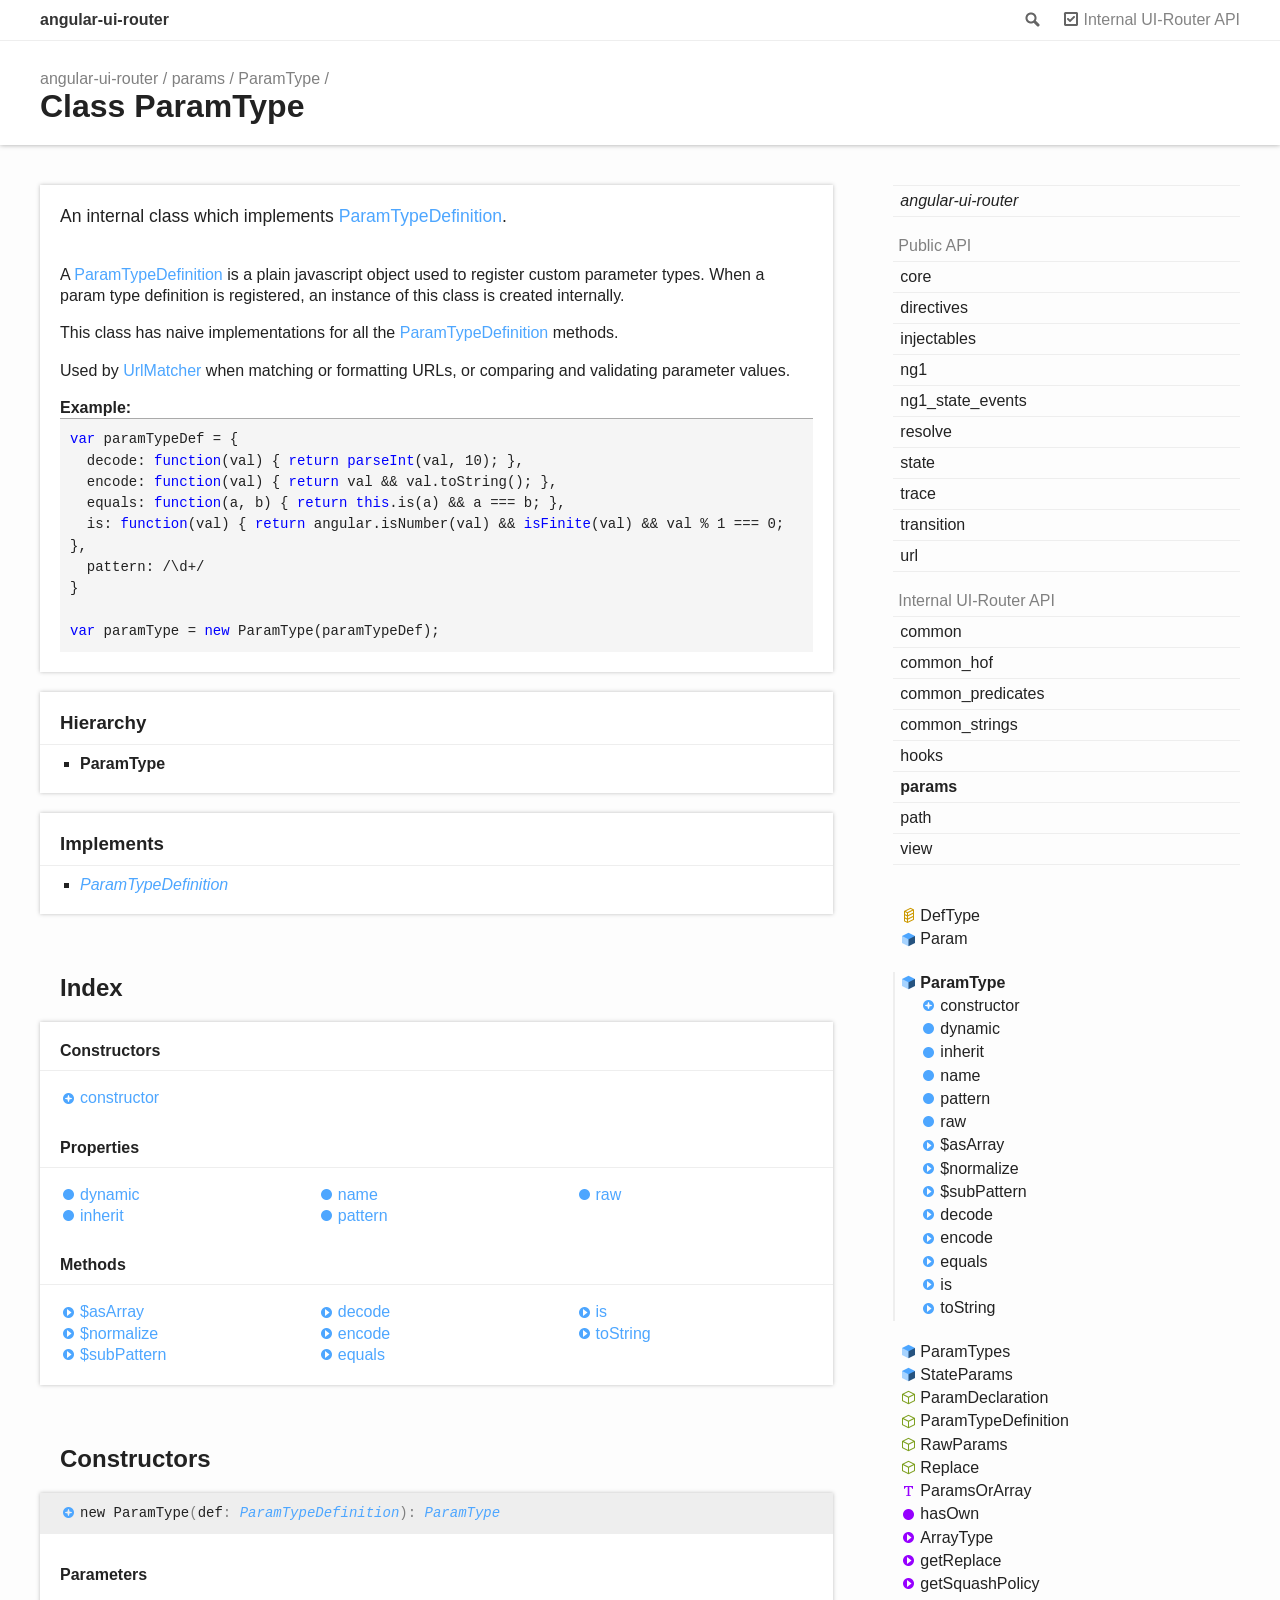
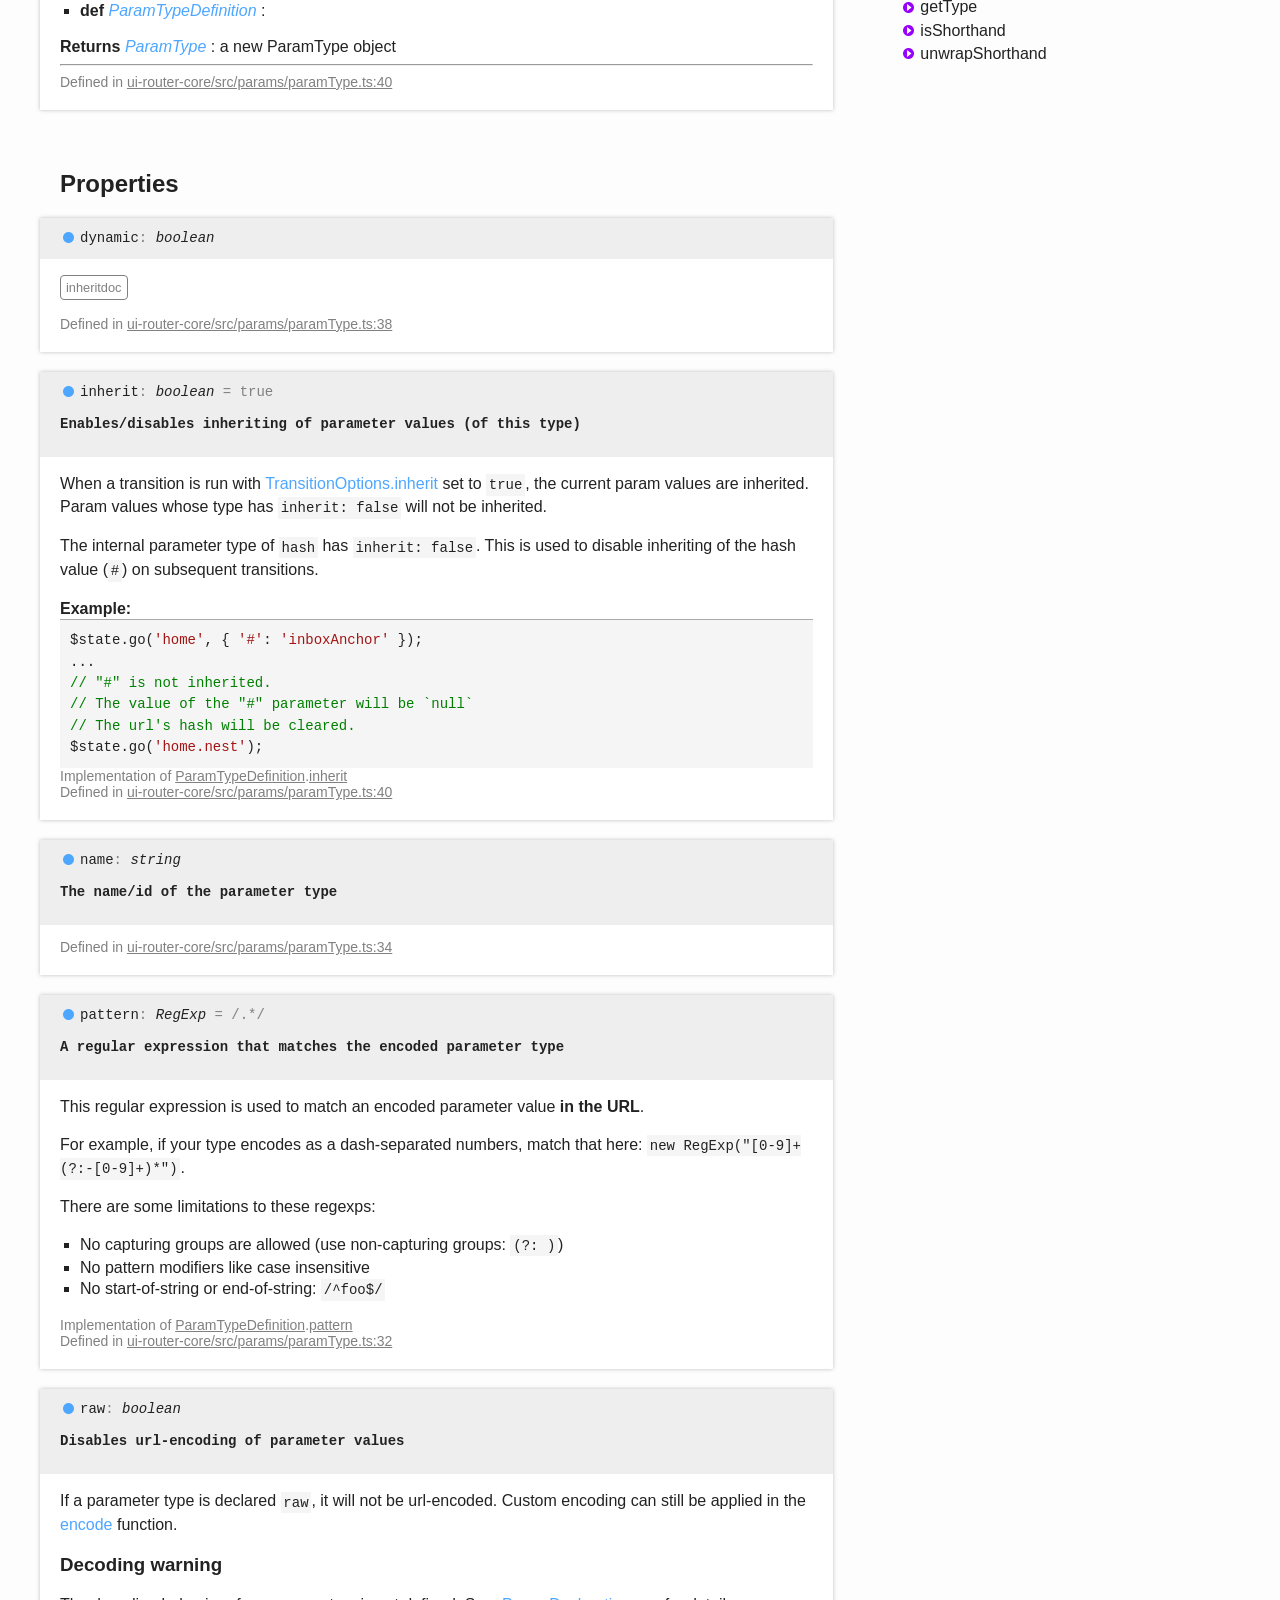
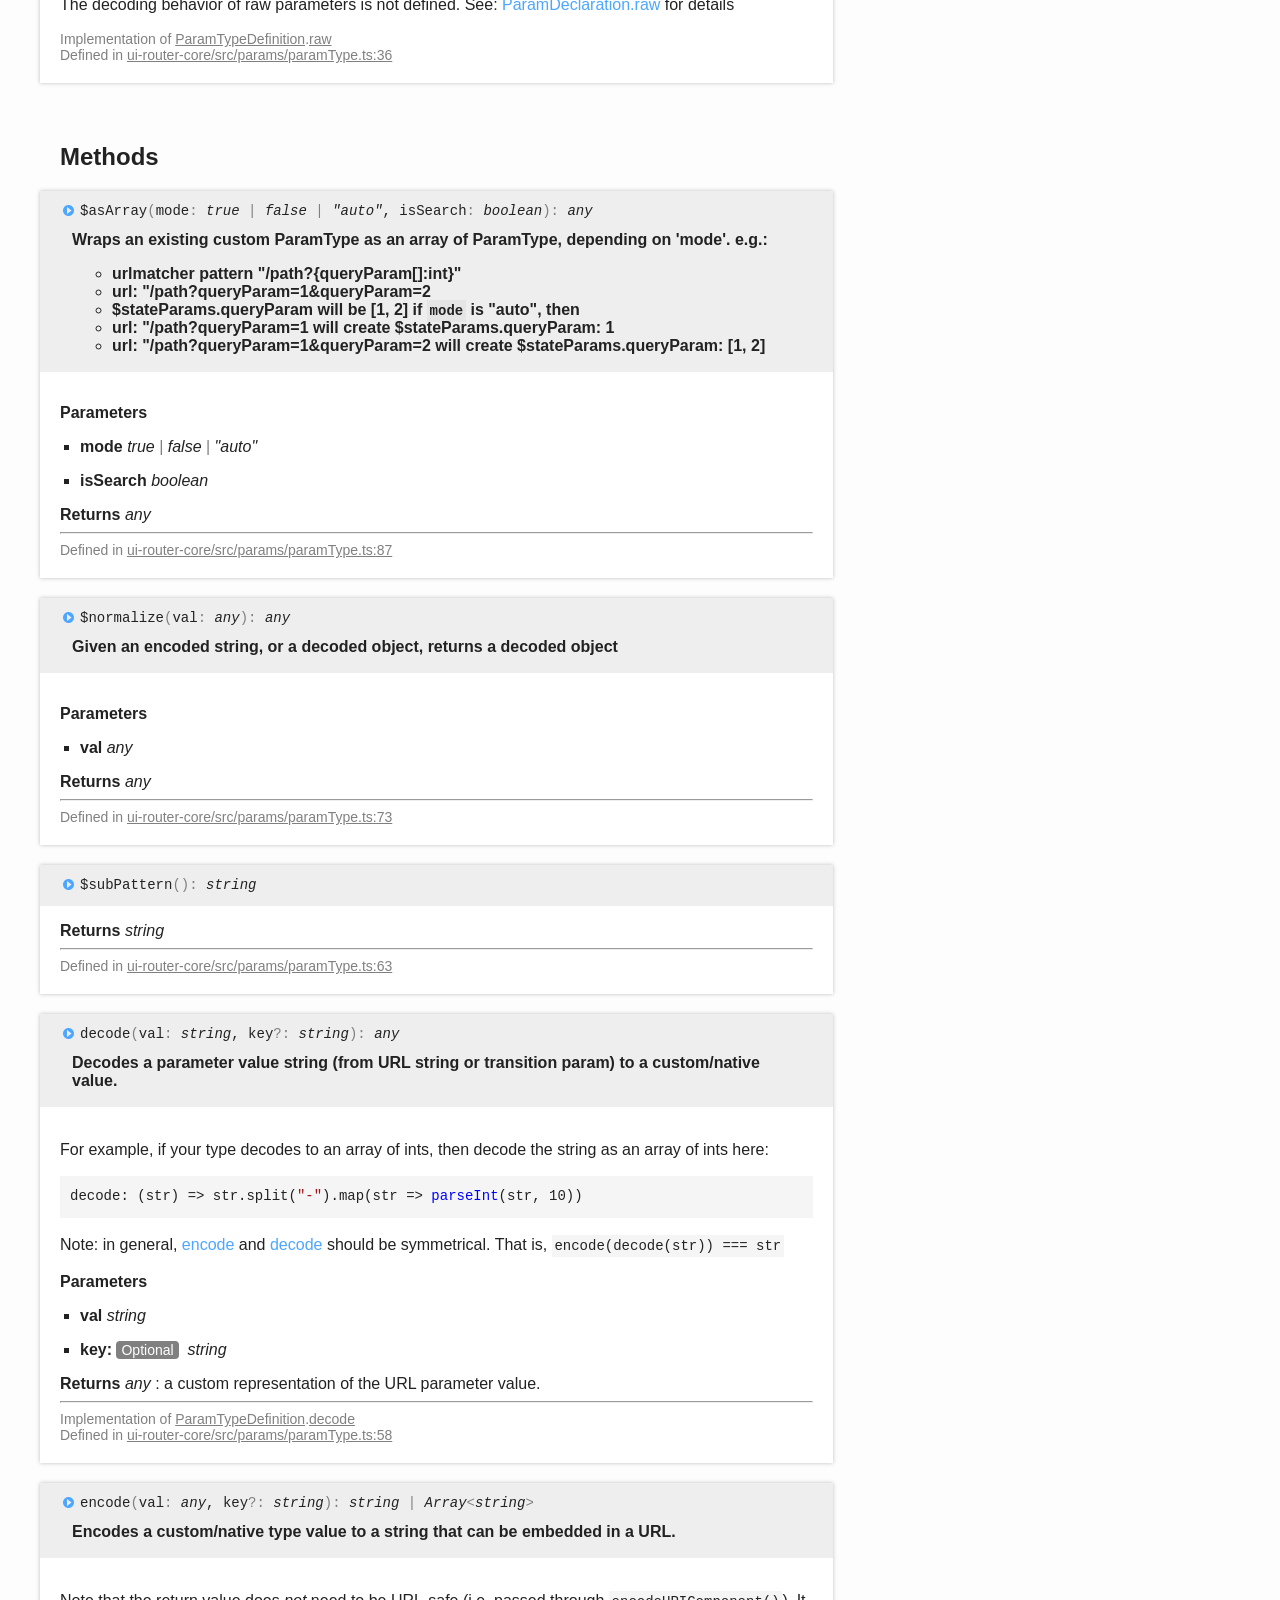
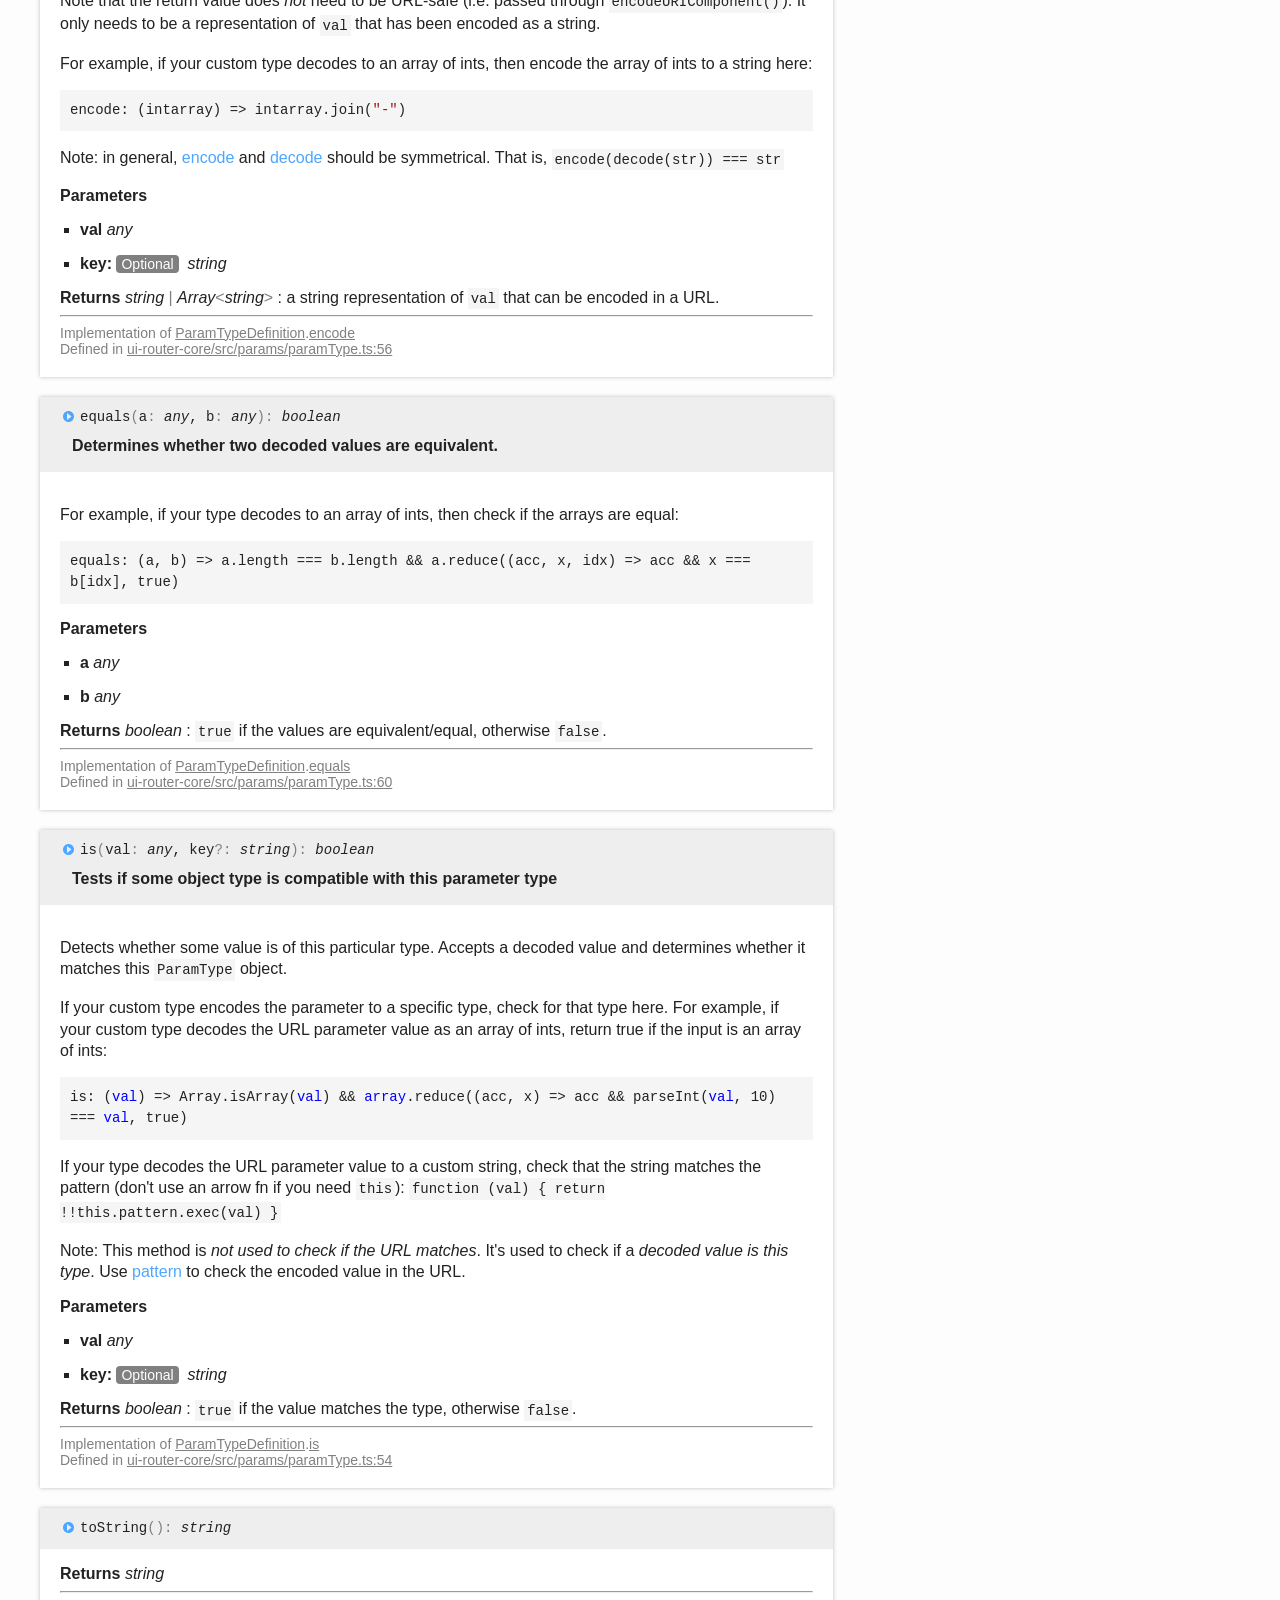
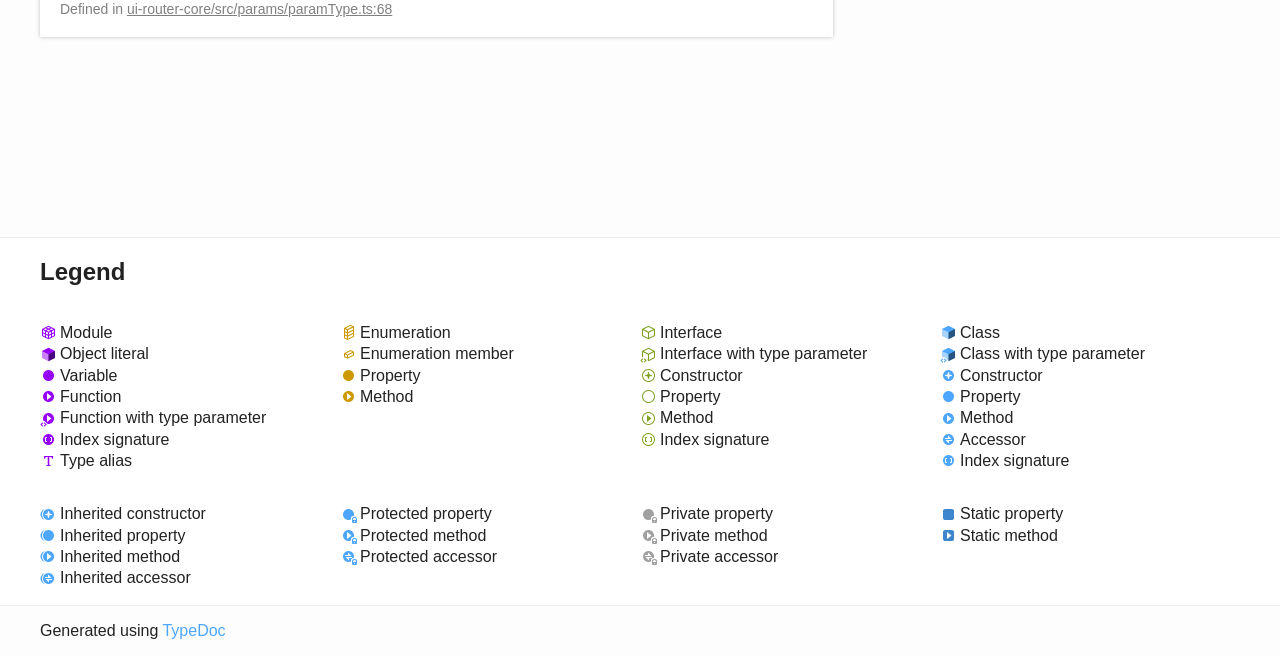
<file: node_modules/angular-ui-router/_doc/classes/params.paramtype.html>
<!doctype html>
<html class="default no-js">
<head>
	<meta charset="utf-8">
	<meta http-equiv="X-UA-Compatible" content="IE=edge">
	<title>ParamType | angular-ui-router</title>
	<meta name="description" content="">
	<meta name="viewport" content="width=device-width, initial-scale=1">
	<link rel="stylesheet" href="../assets/css/main.css">
	<link rel="stylesheet" href="../assets/css/uirouter.css">
	<script src="../assets/js/modernizr.js"></script>
	<script src="../assets/js/reset.js"></script>
</head>
<body>
<header>
	<div class="tsd-page-toolbar">
		<div class="container">
			<div class="table-wrap">
				<div class="table-cell" id="tsd-search" data-index="../assets/js/search.js" data-base="..">
					<div class="field">
						<label for="tsd-search-field" class="tsd-widget search no-caption">Search</label>
						<input id="tsd-search-field" type="text" />
					</div>
					<ul class="results">
						<li class="state loading">Preparing search index...</li>
						<li class="state failure">The search index is not available</li>
					</ul>
					<a href="../index.html" class="title">angular-ui-router</a>
				</div>
				<div class="table-cell" id="tsd-widgets">
					<div id="tsd-filter">
						<a href="#" class="tsd-widget options no-caption" data-toggle="options">Options</a>
						<div class="tsd-filter-group">
							<!--
                            <div class="tsd-select" id="tsd-filter-visibility">
                                <span class="tsd-select-label">All</span>
                                <ul class="tsd-select-list">
                                    <li data-value="public">Public</li>
                                    <li data-value="protected">Public/Protected</li>
                                    <li data-value="private" class="selected">All</li>
                                </ul>
                            </div>

                            <input type="checkbox" id="tsd-filter-inherited" checked />
                            <label class="tsd-widget" for="tsd-filter-inherited">Inherited</label>
                            -->
							<input type="checkbox" id="tsd-filter-externals" checked />
							<label class="tsd-widget" for="tsd-filter-externals">Internal UI-Router API</label>
							<!--
                                <input type="checkbox" id="tsd-filter-only-exported" />
                                <label class="tsd-widget" for="tsd-filter-only-exported">Only exported</label>
                            -->
						</div>
					</div>
					<a href="#" class="tsd-widget menu no-caption" data-toggle="menu">Menu</a>
				</div>
			</div>
		</div>
	</div>
	<div class="tsd-page-title">
		<div class="container">
			<ul class="tsd-breadcrumb">
				<li>
					<a href="../index.html">angular-ui-router</a>
				</li>
				<li>
					<a href="../modules/params.html">params</a>
				</li>
				<li>
					<a href="params.paramtype.html">ParamType</a>
				</li>
			</ul>
			<h1>Class ParamType</h1>
		</div>
	</div>
</header>
<div class="container container-main">
	<div class="row">
		<div class="col-8 col-content">
			<section class="tsd-panel tsd-comment">
				<div class="tsd-comment tsd-typography">
					<div class="lead">
						<p>An internal class which implements <a href="../interfaces/params.paramtypedefinition.html">ParamTypeDefinition</a>.</p>
					</div>
					<p>A <a href="../interfaces/params.paramtypedefinition.html">ParamTypeDefinition</a> is a plain javascript object used to register custom parameter types.
					When a param type definition is registered, an instance of this class is created internally.</p>
					<p>This class has naive implementations for all the <a href="../interfaces/params.paramtypedefinition.html">ParamTypeDefinition</a> methods.</p>
					<p>Used by <a href="url.urlmatcher.html">UrlMatcher</a> when matching or formatting URLs, or comparing and validating parameter values.</p>
					<h4 id="example-">Example:</h4>
					<pre><code class="lang-js"><span class="hljs-keyword">var</span> paramTypeDef = {
  <span class="hljs-attr">decode</span>: <span class="hljs-function"><span class="hljs-keyword">function</span>(<span class="hljs-params">val</span>) </span>{ <span class="hljs-keyword">return</span> <span class="hljs-built_in">parseInt</span>(val, <span class="hljs-number">10</span>); },
  <span class="hljs-attr">encode</span>: <span class="hljs-function"><span class="hljs-keyword">function</span>(<span class="hljs-params">val</span>) </span>{ <span class="hljs-keyword">return</span> val &amp;&amp; val.toString(); },
  <span class="hljs-attr">equals</span>: <span class="hljs-function"><span class="hljs-keyword">function</span>(<span class="hljs-params">a, b</span>) </span>{ <span class="hljs-keyword">return</span> <span class="hljs-keyword">this</span>.is(a) &amp;&amp; a === b; },
  <span class="hljs-attr">is</span>: <span class="hljs-function"><span class="hljs-keyword">function</span>(<span class="hljs-params">val</span>) </span>{ <span class="hljs-keyword">return</span> angular.isNumber(val) &amp;&amp; <span class="hljs-built_in">isFinite</span>(val) &amp;&amp; val % <span class="hljs-number">1</span> === <span class="hljs-number">0</span>; },
  <span class="hljs-attr">pattern</span>: <span class="hljs-regexp">/\d+/</span>
}

<span class="hljs-keyword">var</span> paramType = <span class="hljs-keyword">new</span> ParamType(paramTypeDef);
</code></pre>
				</div>
			</section>
			<section class="tsd-panel tsd-hierarchy">
				<h3>Hierarchy</h3>
				<ul class="tsd-hierarchy">
					<li>
						<span class="target">ParamType</span>
					</li>
				</ul>
			</section>
			<section class="tsd-panel">
				<h3>Implements</h3>
				<ul class="tsd-hierarchy">
					<li><a href="../interfaces/params.paramtypedefinition.html" class="tsd-signature-type">ParamTypeDefinition</a></li>
				</ul>
			</section>
			<section class="tsd-panel-group tsd-index-group">
				<h2>Index</h2>
				<section class="tsd-panel tsd-index-panel">
					<div class="tsd-index-content">
						<section class="tsd-index-section tsd-is-external">
							<h3>Constructors</h3>
							<ul class="tsd-index-list">
								<li class="tsd-kind-constructor tsd-parent-kind-class tsd-is-external"><a href="params.paramtype.html#constructor" class="tsd-kind-icon">constructor</a></li>
							</ul>
						</section>
						<section class="tsd-index-section tsd-is-external">
							<h3>Properties</h3>
							<ul class="tsd-index-list">
								<li class="tsd-kind-property tsd-parent-kind-class tsd-is-external"><a href="params.paramtype.html#dynamic" class="tsd-kind-icon">dynamic</a></li>
								<li class="tsd-kind-property tsd-parent-kind-class tsd-is-external"><a href="params.paramtype.html#inherit" class="tsd-kind-icon">inherit</a></li>
								<li class="tsd-kind-property tsd-parent-kind-class tsd-is-external"><a href="params.paramtype.html#name" class="tsd-kind-icon">name</a></li>
								<li class="tsd-kind-property tsd-parent-kind-class tsd-is-external"><a href="params.paramtype.html#pattern" class="tsd-kind-icon">pattern</a></li>
								<li class="tsd-kind-property tsd-parent-kind-class tsd-is-external"><a href="params.paramtype.html#raw" class="tsd-kind-icon">raw</a></li>
							</ul>
						</section>
						<section class="tsd-index-section tsd-is-external">
							<h3>Methods</h3>
							<ul class="tsd-index-list">
								<li class="tsd-kind-method tsd-parent-kind-class tsd-is-external"><a href="params.paramtype.html#_asarray" class="tsd-kind-icon">$as<wbr>Array</a></li>
								<li class="tsd-kind-method tsd-parent-kind-class tsd-is-external"><a href="params.paramtype.html#_normalize" class="tsd-kind-icon">$normalize</a></li>
								<li class="tsd-kind-method tsd-parent-kind-class tsd-is-external"><a href="params.paramtype.html#_subpattern" class="tsd-kind-icon">$sub<wbr>Pattern</a></li>
								<li class="tsd-kind-method tsd-parent-kind-class tsd-is-external"><a href="params.paramtype.html#decode" class="tsd-kind-icon">decode</a></li>
								<li class="tsd-kind-method tsd-parent-kind-class tsd-is-external"><a href="params.paramtype.html#encode" class="tsd-kind-icon">encode</a></li>
								<li class="tsd-kind-method tsd-parent-kind-class tsd-is-external"><a href="params.paramtype.html#equals" class="tsd-kind-icon">equals</a></li>
								<li class="tsd-kind-method tsd-parent-kind-class tsd-is-external"><a href="params.paramtype.html#is" class="tsd-kind-icon">is</a></li>
								<li class="tsd-kind-method tsd-parent-kind-class tsd-is-external"><a href="params.paramtype.html#tostring" class="tsd-kind-icon">to<wbr>String</a></li>
							</ul>
						</section>
					</div>
				</section>
			</section>
			<section class="tsd-panel-group tsd-member-group tsd-is-external">
				<h2>Constructors</h2>
				<section class="tsd-panel tsd-member tsd-kind-constructor tsd-parent-kind-class tsd-is-external">
					<a name="constructor" class="tsd-anchor"></a>
					<!--
        <h3>constructor</h3>
    -->
					<ul class="tsd-signatures tsd-kind-constructor tsd-parent-kind-class tsd-is-external">
						<li class="tsd-signature tsd-kind-icon">new <wbr>Param<wbr>Type<span class="tsd-signature-symbol">(</span>def<span class="tsd-signature-symbol">: </span><a href="../interfaces/params.paramtypedefinition.html" class="tsd-signature-type">ParamTypeDefinition</a><span class="tsd-signature-symbol">)</span><span class="tsd-signature-symbol">: </span><a href="params.paramtype.html" class="tsd-signature-type">ParamType</a></li>
					</ul>
					<ul class="tsd-descriptions">
						<li class="tsd-description">
							<div class="tsd-comment tsd-typography">
							</div>
							<h4 class="tsd-parameters-title">Parameters</h4>
							<ul class="tsd-parameters">
								<li>
									<h5>def <a href="../interfaces/params.paramtypedefinition.html" class="tsd-signature-type">ParamTypeDefinition</a></h5>
									:         <div class="tsd-comment tsd-typography">
										<div class="lead">
											<p>A configuration object which contains the custom type definition.  The object&#39;s
											properties will override the default methods and/or pattern in <code>ParamType</code>&#39;s public interface.</p>
										</div>
									</div>
								</li>
							</ul>
							<div class="tsd-returns">
								<h4 class="tsd-returns-title">Returns <a href="params.paramtype.html" class="tsd-signature-type">ParamType</a></h4>
								: <p>a new ParamType object</p>
							</div>
							<hr>
							<aside class="tsd-sources">
								<ul>
									<li>Defined in <a href="https://github.com/ui-router/core/blob/659af73/src/params/paramType.ts#L40">ui-router-core/src/params/paramType.ts:40</a></li>
								</ul>
						</aside>        </li>
					</ul>
				</section>
			</section>
			<section class="tsd-panel-group tsd-member-group tsd-is-external">
				<h2>Properties</h2>
				<section class="tsd-panel tsd-member tsd-kind-property tsd-parent-kind-class tsd-is-external">
					<a name="dynamic" class="tsd-anchor"></a>
					<!--
        <h3>dynamic</h3>
    -->
					<div class="tsd-signature tsd-kind-icon">dynamic<span class="tsd-signature-symbol">:</span> <span class="tsd-signature-type">boolean</span></div>
					<div class="tsd-declaration">
						<div class="tsd-comment tsd-typography">
							<dl class="tsd-comment-tags">
								<dt>inheritdoc</dt>
								<dd></dd>
							</dl>
						</div>
					</div>
					<aside class="tsd-sources">
						<ul>
							<li>Defined in <a href="https://github.com/ui-router/core/blob/659af73/src/params/paramType.ts#L38">ui-router-core/src/params/paramType.ts:38</a></li>
						</ul>
					</aside>
				</section>
				<section class="tsd-panel tsd-member tsd-kind-property tsd-parent-kind-class tsd-is-external">
					<a name="inherit" class="tsd-anchor"></a>
					<!--
        <h3>inherit</h3>
    -->
					<div class="tsd-signature tsd-kind-icon">inherit<span class="tsd-signature-symbol">:</span> <span class="tsd-signature-type">boolean</span><span class="tsd-signature-symbol"> =&nbsp;true</span>    <div class="tsd-header">
							<p> Enables/disables inheriting of parameter values (of this type) </p>
						</div>
					</div>
					<div class="tsd-declaration">
						<div class="tsd-comment tsd-typography">
							<div class="lead">
								<p>Enables/disables inheriting of parameter values (of this type)</p>
							</div>
							<p>When a transition is run with <a href="../interfaces/transition.transitionoptions.html#inherit">TransitionOptions.inherit</a> set to <code>true</code>, the current param values are inherited.
							Param values whose type has <code>inherit: false</code> will not be inherited.</p>
							<p>The internal parameter type of <code>hash</code> has <code>inherit: false</code>.
							This is used to disable inheriting of the hash value (<code>#</code>) on subsequent transitions.</p>
							<h4 id="example-">Example:</h4>
							<pre><code class="lang-js">$state.go(<span class="hljs-string">'home'</span>, { <span class="hljs-string">'#'</span>: <span class="hljs-string">'inboxAnchor'</span> });
...
<span class="hljs-comment">// "#" is not inherited.</span>
<span class="hljs-comment">// The value of the "#" parameter will be `null`</span>
<span class="hljs-comment">// The url's hash will be cleared.</span>
$state.go(<span class="hljs-string">'home.nest'</span>);
</code></pre>
						</div>
					</div>
					<aside class="tsd-sources">
						<p>Implementation of <a href="../interfaces/params.paramtypedefinition.html">ParamTypeDefinition</a>.<a href="../interfaces/params.paramtypedefinition.html#inherit">inherit</a></p>
						<ul>
							<li>Defined in <a href="https://github.com/ui-router/core/blob/659af73/src/params/paramType.ts#L40">ui-router-core/src/params/paramType.ts:40</a></li>
						</ul>
					</aside>
				</section>
				<section class="tsd-panel tsd-member tsd-kind-property tsd-parent-kind-class tsd-is-external">
					<a name="name" class="tsd-anchor"></a>
					<!--
        <h3>name</h3>
    -->
					<div class="tsd-signature tsd-kind-icon">name<span class="tsd-signature-symbol">:</span> <span class="tsd-signature-type">string</span>    <div class="tsd-header">
							<p> The name/id of the parameter type </p>
						</div>
					</div>
					<div class="tsd-declaration">
						<div class="tsd-comment tsd-typography">
							<div class="lead">
								<p>The name/id of the parameter type</p>
							</div>
						</div>
					</div>
					<aside class="tsd-sources">
						<ul>
							<li>Defined in <a href="https://github.com/ui-router/core/blob/659af73/src/params/paramType.ts#L34">ui-router-core/src/params/paramType.ts:34</a></li>
						</ul>
					</aside>
				</section>
				<section class="tsd-panel tsd-member tsd-kind-property tsd-parent-kind-class tsd-is-external">
					<a name="pattern" class="tsd-anchor"></a>
					<!--
        <h3>pattern</h3>
    -->
					<div class="tsd-signature tsd-kind-icon">pattern<span class="tsd-signature-symbol">:</span> <span class="tsd-signature-type">RegExp</span><span class="tsd-signature-symbol"> =&nbsp;/.*/</span>    <div class="tsd-header">
							<p> A regular expression that matches the encoded parameter type </p>
						</div>
					</div>
					<div class="tsd-declaration">
						<div class="tsd-comment tsd-typography">
							<div class="lead">
								<p>A regular expression that matches the encoded parameter type</p>
							</div>
							<p>This regular expression is used to match an encoded parameter value <strong>in the URL</strong>.</p>
							<p>For example, if your type encodes as a dash-separated numbers, match that here:
							<code>new RegExp(&quot;[0-9]+(?:-[0-9]+)*&quot;)</code>.</p>
							<p>There are some limitations to these regexps:</p>
							<ul>
								<li>No capturing groups are allowed (use non-capturing groups: <code>(?: )</code>)</li>
								<li>No pattern modifiers like case insensitive</li>
								<li>No start-of-string or end-of-string: <code>/^foo$/</code></li>
							</ul>
						</div>
					</div>
					<aside class="tsd-sources">
						<p>Implementation of <a href="../interfaces/params.paramtypedefinition.html">ParamTypeDefinition</a>.<a href="../interfaces/params.paramtypedefinition.html#pattern">pattern</a></p>
						<ul>
							<li>Defined in <a href="https://github.com/ui-router/core/blob/659af73/src/params/paramType.ts#L32">ui-router-core/src/params/paramType.ts:32</a></li>
						</ul>
					</aside>
				</section>
				<section class="tsd-panel tsd-member tsd-kind-property tsd-parent-kind-class tsd-is-external">
					<a name="raw" class="tsd-anchor"></a>
					<!--
        <h3>raw</h3>
    -->
					<div class="tsd-signature tsd-kind-icon">raw<span class="tsd-signature-symbol">:</span> <span class="tsd-signature-type">boolean</span>    <div class="tsd-header">
							<p> Disables url-encoding of parameter values </p>
						</div>
					</div>
					<div class="tsd-declaration">
						<div class="tsd-comment tsd-typography">
							<div class="lead">
								<p>Disables url-encoding of parameter values</p>
							</div>
							<p>If a parameter type is declared <code>raw</code>, it will not be url-encoded.
							Custom encoding can still be applied in the <a href="params.paramtype.html#encode">encode</a> function.</p>
							<h3 id="decoding-warning">Decoding warning</h3>
							<p>The decoding behavior of raw parameters is not defined.
							See: <a href="../interfaces/params.paramdeclaration.html#raw">ParamDeclaration.raw</a> for details</p>
						</div>
					</div>
					<aside class="tsd-sources">
						<p>Implementation of <a href="../interfaces/params.paramtypedefinition.html">ParamTypeDefinition</a>.<a href="../interfaces/params.paramtypedefinition.html#raw">raw</a></p>
						<ul>
							<li>Defined in <a href="https://github.com/ui-router/core/blob/659af73/src/params/paramType.ts#L36">ui-router-core/src/params/paramType.ts:36</a></li>
						</ul>
					</aside>
				</section>
			</section>
			<section class="tsd-panel-group tsd-member-group tsd-is-external">
				<h2>Methods</h2>
				<section class="tsd-panel tsd-member tsd-kind-method tsd-parent-kind-class tsd-is-external">
					<a name="_asarray" class="tsd-anchor"></a>
					<!--
        <h3>$as<wbr>Array</h3>
    -->
					<ul class="tsd-signatures tsd-kind-method tsd-parent-kind-class tsd-is-external">
						<li class="tsd-signature tsd-kind-icon">$as<wbr>Array<span class="tsd-signature-symbol">(</span>mode<span class="tsd-signature-symbol">: </span><span class="tsd-signature-type">true</span><span class="tsd-signature-symbol"> | </span><span class="tsd-signature-type">false</span><span class="tsd-signature-symbol"> | </span><span class="tsd-signature-type">"auto"</span>, isSearch<span class="tsd-signature-symbol">: </span><span class="tsd-signature-type">boolean</span><span class="tsd-signature-symbol">)</span><span class="tsd-signature-symbol">: </span><span class="tsd-signature-type">any</span></li>
						<li class="tsd-header">
							<p> Wraps an existing custom ParamType as an array of ParamType, depending on &#39;mode&#39;.
							e.g.:</p>
							<ul>
								<li>urlmatcher pattern &quot;/path?{queryParam[]:int}&quot;</li>
								<li>url: &quot;/path?queryParam=1&amp;queryParam=2</li>
								<li>$stateParams.queryParam will be [1, 2]
								if <code>mode</code> is &quot;auto&quot;, then</li>
								<li>url: &quot;/path?queryParam=1 will create $stateParams.queryParam: 1</li>
								<li>url: &quot;/path?queryParam=1&amp;queryParam=2 will create $stateParams.queryParam: [1, 2] </li>
							</ul>
						</li>
					</ul>
					<ul class="tsd-descriptions">
						<li class="tsd-description">
							<div class="tsd-comment tsd-typography">
								<div class="lead">
									<p>Wraps an existing custom ParamType as an array of ParamType, depending on &#39;mode&#39;.
									e.g.:</p>
									<ul>
										<li>urlmatcher pattern &quot;/path?{queryParam[]:int}&quot;</li>
										<li>url: &quot;/path?queryParam=1&amp;queryParam=2</li>
										<li>$stateParams.queryParam will be [1, 2]
										if <code>mode</code> is &quot;auto&quot;, then</li>
										<li>url: &quot;/path?queryParam=1 will create $stateParams.queryParam: 1</li>
										<li>url: &quot;/path?queryParam=1&amp;queryParam=2 will create $stateParams.queryParam: [1, 2]</li>
									</ul>
								</div>
							</div>
							<h4 class="tsd-parameters-title">Parameters</h4>
							<ul class="tsd-parameters">
								<li>
									<h5>mode <span class="tsd-signature-type">true</span><span class="tsd-signature-symbol"> | </span><span class="tsd-signature-type">false</span><span class="tsd-signature-symbol"> | </span><span class="tsd-signature-type">"auto"</span></h5>
								</li>
								<li>
									<h5>isSearch <span class="tsd-signature-type">boolean</span></h5>
								</li>
							</ul>
							<div class="tsd-returns">
								<h4 class="tsd-returns-title">Returns <span class="tsd-signature-type">any</span></h4>
							</div>
							<hr>
							<aside class="tsd-sources">
								<ul>
									<li>Defined in <a href="https://github.com/ui-router/core/blob/659af73/src/params/paramType.ts#L87">ui-router-core/src/params/paramType.ts:87</a></li>
								</ul>
						</aside>        </li>
					</ul>
				</section>
				<section class="tsd-panel tsd-member tsd-kind-method tsd-parent-kind-class tsd-is-external">
					<a name="_normalize" class="tsd-anchor"></a>
					<!--
        <h3>$normalize</h3>
    -->
					<ul class="tsd-signatures tsd-kind-method tsd-parent-kind-class tsd-is-external">
						<li class="tsd-signature tsd-kind-icon">$normalize<span class="tsd-signature-symbol">(</span>val<span class="tsd-signature-symbol">: </span><span class="tsd-signature-type">any</span><span class="tsd-signature-symbol">)</span><span class="tsd-signature-symbol">: </span><span class="tsd-signature-type">any</span></li>
						<li class="tsd-header">
							<p> Given an encoded string, or a decoded object, returns a decoded object </p>
						</li>
					</ul>
					<ul class="tsd-descriptions">
						<li class="tsd-description">
							<div class="tsd-comment tsd-typography">
								<div class="lead">
									<p>Given an encoded string, or a decoded object, returns a decoded object</p>
								</div>
							</div>
							<h4 class="tsd-parameters-title">Parameters</h4>
							<ul class="tsd-parameters">
								<li>
									<h5>val <span class="tsd-signature-type">any</span></h5>
								</li>
							</ul>
							<div class="tsd-returns">
								<h4 class="tsd-returns-title">Returns <span class="tsd-signature-type">any</span></h4>
							</div>
							<hr>
							<aside class="tsd-sources">
								<ul>
									<li>Defined in <a href="https://github.com/ui-router/core/blob/659af73/src/params/paramType.ts#L73">ui-router-core/src/params/paramType.ts:73</a></li>
								</ul>
						</aside>        </li>
					</ul>
				</section>
				<section class="tsd-panel tsd-member tsd-kind-method tsd-parent-kind-class tsd-is-external">
					<a name="_subpattern" class="tsd-anchor"></a>
					<!--
        <h3>$sub<wbr>Pattern</h3>
    -->
					<ul class="tsd-signatures tsd-kind-method tsd-parent-kind-class tsd-is-external">
						<li class="tsd-signature tsd-kind-icon">$sub<wbr>Pattern<span class="tsd-signature-symbol">(</span><span class="tsd-signature-symbol">)</span><span class="tsd-signature-symbol">: </span><span class="tsd-signature-type">string</span></li>
					</ul>
					<ul class="tsd-descriptions">
						<li class="tsd-description">
							<div class="tsd-returns">
								<h4 class="tsd-returns-title">Returns <span class="tsd-signature-type">string</span></h4>
							</div>
							<hr>
							<aside class="tsd-sources">
								<ul>
									<li>Defined in <a href="https://github.com/ui-router/core/blob/659af73/src/params/paramType.ts#L63">ui-router-core/src/params/paramType.ts:63</a></li>
								</ul>
						</aside>        </li>
					</ul>
				</section>
				<section class="tsd-panel tsd-member tsd-kind-method tsd-parent-kind-class tsd-is-external">
					<a name="decode" class="tsd-anchor"></a>
					<!--
        <h3>decode</h3>
    -->
					<ul class="tsd-signatures tsd-kind-method tsd-parent-kind-class tsd-is-external">
						<li class="tsd-signature tsd-kind-icon">decode<span class="tsd-signature-symbol">(</span>val<span class="tsd-signature-symbol">: </span><span class="tsd-signature-type">string</span>, key<span class="tsd-signature-symbol">?: </span><span class="tsd-signature-type">string</span><span class="tsd-signature-symbol">)</span><span class="tsd-signature-symbol">: </span><span class="tsd-signature-type">any</span></li>
						<li class="tsd-header">
							<p> Decodes a parameter value string (from URL string or transition param) to a custom/native value. </p>
						</li>
					</ul>
					<ul class="tsd-descriptions">
						<li class="tsd-description">
							<div class="tsd-comment tsd-typography">
								<div class="lead">
									<p>Decodes a parameter value string (from URL string or transition param) to a custom/native value.</p>
								</div>
								<p>For example, if your type decodes to an array of ints, then decode the string as an array of ints here:</p>
								<pre><code class="lang-js">decode: <span class="hljs-function">(<span class="hljs-params">str</span>) =&gt;</span> str.split(<span class="hljs-string">"-"</span>).map(<span class="hljs-function"><span class="hljs-params">str</span> =&gt;</span> <span class="hljs-built_in">parseInt</span>(str, <span class="hljs-number">10</span>))
</code></pre>
								<p>Note: in general, <a href="params.paramtype.html#encode">encode</a> and <a href="params.paramtype.html#decode">decode</a> should be symmetrical.  That is, <code>encode(decode(str)) === str</code></p>
							</div>
							<h4 class="tsd-parameters-title">Parameters</h4>
							<ul class="tsd-parameters">
								<li>
									<h5>val <span class="tsd-signature-type">string</span></h5>
								</li>
								<li>
									<h5>key: <span class="tsd-flag ts-flagOptional">Optional</span>&nbsp; <span class="tsd-signature-type">string</span></h5>
								</li>
							</ul>
							<div class="tsd-returns">
								<h4 class="tsd-returns-title">Returns <span class="tsd-signature-type">any</span></h4>
								: <p>a custom representation of the URL parameter value.</p>
							</div>
							<hr>
							<aside class="tsd-sources">
								<p>Implementation of <a href="../interfaces/params.paramtypedefinition.html">ParamTypeDefinition</a>.<a href="../interfaces/params.paramtypedefinition.html#decode">decode</a></p>
								<ul>
									<li>Defined in <a href="https://github.com/ui-router/core/blob/659af73/src/params/paramType.ts#L58">ui-router-core/src/params/paramType.ts:58</a></li>
								</ul>
						</aside>        </li>
					</ul>
				</section>
				<section class="tsd-panel tsd-member tsd-kind-method tsd-parent-kind-class tsd-is-external">
					<a name="encode" class="tsd-anchor"></a>
					<!--
        <h3>encode</h3>
    -->
					<ul class="tsd-signatures tsd-kind-method tsd-parent-kind-class tsd-is-external">
						<li class="tsd-signature tsd-kind-icon">encode<span class="tsd-signature-symbol">(</span>val<span class="tsd-signature-symbol">: </span><span class="tsd-signature-type">any</span>, key<span class="tsd-signature-symbol">?: </span><span class="tsd-signature-type">string</span><span class="tsd-signature-symbol">)</span><span class="tsd-signature-symbol">: </span><span class="tsd-signature-type">string</span><span class="tsd-signature-symbol"> | </span><span class="tsd-signature-type">Array</span><span class="tsd-signature-symbol">&lt;</span><span class="tsd-signature-type">string</span><span class="tsd-signature-symbol">&gt;</span></li>
						<li class="tsd-header">
							<p> Encodes a custom/native type value to a string that can be embedded in a URL. </p>
						</li>
					</ul>
					<ul class="tsd-descriptions">
						<li class="tsd-description">
							<div class="tsd-comment tsd-typography">
								<div class="lead">
									<p>Encodes a custom/native type value to a string that can be embedded in a URL.</p>
								</div>
								<p>Note that the return value does <em>not</em> need to be URL-safe (i.e. passed through <code>encodeURIComponent()</code>).
								It only needs to be a representation of <code>val</code> that has been encoded as a string.</p>
								<p>For example, if your custom type decodes to an array of ints, then encode the array of ints to a string here:</p>
								<pre><code class="lang-js">encode: <span class="hljs-function">(<span class="hljs-params">intarray</span>) =&gt;</span> intarray.join(<span class="hljs-string">"-"</span>)
</code></pre>
								<p>Note: in general, <a href="params.paramtype.html#encode">encode</a> and <a href="params.paramtype.html#decode">decode</a> should be symmetrical.  That is, <code>encode(decode(str)) === str</code></p>
							</div>
							<h4 class="tsd-parameters-title">Parameters</h4>
							<ul class="tsd-parameters">
								<li>
									<h5>val <span class="tsd-signature-type">any</span></h5>
								</li>
								<li>
									<h5>key: <span class="tsd-flag ts-flagOptional">Optional</span>&nbsp; <span class="tsd-signature-type">string</span></h5>
								</li>
							</ul>
							<div class="tsd-returns">
								<h4 class="tsd-returns-title">Returns <span class="tsd-signature-type">string</span>
									<span class="tsd-signature-symbol"> | </span>
									<span class="tsd-signature-type">Array</span><span class="tsd-signature-symbol">&lt;</span><span class="tsd-signature-type">string</span><span class="tsd-signature-symbol">&gt;</span>
								</h4>
								: <p>a string representation of <code>val</code> that can be encoded in a URL.</p>
							</div>
							<hr>
							<aside class="tsd-sources">
								<p>Implementation of <a href="../interfaces/params.paramtypedefinition.html">ParamTypeDefinition</a>.<a href="../interfaces/params.paramtypedefinition.html#encode">encode</a></p>
								<ul>
									<li>Defined in <a href="https://github.com/ui-router/core/blob/659af73/src/params/paramType.ts#L56">ui-router-core/src/params/paramType.ts:56</a></li>
								</ul>
						</aside>        </li>
					</ul>
				</section>
				<section class="tsd-panel tsd-member tsd-kind-method tsd-parent-kind-class tsd-is-external">
					<a name="equals" class="tsd-anchor"></a>
					<!--
        <h3>equals</h3>
    -->
					<ul class="tsd-signatures tsd-kind-method tsd-parent-kind-class tsd-is-external">
						<li class="tsd-signature tsd-kind-icon">equals<span class="tsd-signature-symbol">(</span>a<span class="tsd-signature-symbol">: </span><span class="tsd-signature-type">any</span>, b<span class="tsd-signature-symbol">: </span><span class="tsd-signature-type">any</span><span class="tsd-signature-symbol">)</span><span class="tsd-signature-symbol">: </span><span class="tsd-signature-type">boolean</span></li>
						<li class="tsd-header">
							<p> Determines whether two decoded values are equivalent. </p>
						</li>
					</ul>
					<ul class="tsd-descriptions">
						<li class="tsd-description">
							<div class="tsd-comment tsd-typography">
								<div class="lead">
									<p>Determines whether two decoded values are equivalent.</p>
								</div>
								<p>For example, if your type decodes to an array of ints, then check if the arrays are equal:</p>
								<pre><code class="lang-js">equals: <span class="hljs-function">(<span class="hljs-params">a, b</span>) =&gt;</span> a.length === b.length &amp;&amp; a.reduce(<span class="hljs-function">(<span class="hljs-params">acc, x, idx</span>) =&gt;</span> acc &amp;&amp; x === b[idx], <span class="hljs-literal">true</span>)
</code></pre>
							</div>
							<h4 class="tsd-parameters-title">Parameters</h4>
							<ul class="tsd-parameters">
								<li>
									<h5>a <span class="tsd-signature-type">any</span></h5>
								</li>
								<li>
									<h5>b <span class="tsd-signature-type">any</span></h5>
								</li>
							</ul>
							<div class="tsd-returns">
								<h4 class="tsd-returns-title">Returns <span class="tsd-signature-type">boolean</span></h4>
								: <p><code>true</code> if the values are equivalent/equal, otherwise <code>false</code>.</p>
							</div>
							<hr>
							<aside class="tsd-sources">
								<p>Implementation of <a href="../interfaces/params.paramtypedefinition.html">ParamTypeDefinition</a>.<a href="../interfaces/params.paramtypedefinition.html#equals">equals</a></p>
								<ul>
									<li>Defined in <a href="https://github.com/ui-router/core/blob/659af73/src/params/paramType.ts#L60">ui-router-core/src/params/paramType.ts:60</a></li>
								</ul>
						</aside>        </li>
					</ul>
				</section>
				<section class="tsd-panel tsd-member tsd-kind-method tsd-parent-kind-class tsd-is-external">
					<a name="is" class="tsd-anchor"></a>
					<!--
        <h3>is</h3>
    -->
					<ul class="tsd-signatures tsd-kind-method tsd-parent-kind-class tsd-is-external">
						<li class="tsd-signature tsd-kind-icon">is<span class="tsd-signature-symbol">(</span>val<span class="tsd-signature-symbol">: </span><span class="tsd-signature-type">any</span>, key<span class="tsd-signature-symbol">?: </span><span class="tsd-signature-type">string</span><span class="tsd-signature-symbol">)</span><span class="tsd-signature-symbol">: </span><span class="tsd-signature-type">boolean</span></li>
						<li class="tsd-header">
							<p> Tests if some object type is compatible with this parameter type </p>
						</li>
					</ul>
					<ul class="tsd-descriptions">
						<li class="tsd-description">
							<div class="tsd-comment tsd-typography">
								<div class="lead">
									<p>Tests if some object type is compatible with this parameter type</p>
								</div>
								<p>Detects whether some value is of this particular type.
								Accepts a decoded value and determines whether it matches this <code>ParamType</code> object.</p>
								<p>If your custom type encodes the parameter to a specific type, check for that type here.
									For example, if your custom type decodes the URL parameter value as an array of ints, return true if the
								input is an array of ints:</p>
								<pre><code>is: (<span class="hljs-keyword">val</span>) =&gt; <span class="hljs-type">Array</span>.isArray(<span class="hljs-keyword">val</span>) &amp;&amp; <span class="hljs-built_in">array</span>.reduce((acc, x) =&gt; acc &amp;&amp; parseInt(<span class="hljs-keyword">val</span>, <span class="hljs-number">10</span>) === <span class="hljs-keyword">val</span>, <span class="hljs-literal">true</span>)
</code></pre><p>If your type decodes the URL parameter value to a custom string, check that the string matches
								the pattern (don&#39;t use an arrow fn if you need <code>this</code>): <code>function (val) { return !!this.pattern.exec(val) }</code></p>
								<p>Note: This method is <em>not used to check if the URL matches</em>.
									It&#39;s used to check if a <em>decoded value <em>is</em> this type</em>.
								Use <a href="params.paramtype.html#pattern">pattern</a> to check the encoded value in the URL.</p>
							</div>
							<h4 class="tsd-parameters-title">Parameters</h4>
							<ul class="tsd-parameters">
								<li>
									<h5>val <span class="tsd-signature-type">any</span></h5>
								</li>
								<li>
									<h5>key: <span class="tsd-flag ts-flagOptional">Optional</span>&nbsp; <span class="tsd-signature-type">string</span></h5>
								</li>
							</ul>
							<div class="tsd-returns">
								<h4 class="tsd-returns-title">Returns <span class="tsd-signature-type">boolean</span></h4>
								: <p><code>true</code> if the value matches the type, otherwise <code>false</code>.</p>
							</div>
							<hr>
							<aside class="tsd-sources">
								<p>Implementation of <a href="../interfaces/params.paramtypedefinition.html">ParamTypeDefinition</a>.<a href="../interfaces/params.paramtypedefinition.html#is">is</a></p>
								<ul>
									<li>Defined in <a href="https://github.com/ui-router/core/blob/659af73/src/params/paramType.ts#L54">ui-router-core/src/params/paramType.ts:54</a></li>
								</ul>
						</aside>        </li>
					</ul>
				</section>
				<section class="tsd-panel tsd-member tsd-kind-method tsd-parent-kind-class tsd-is-external">
					<a name="tostring" class="tsd-anchor"></a>
					<!--
        <h3>to<wbr>String</h3>
    -->
					<ul class="tsd-signatures tsd-kind-method tsd-parent-kind-class tsd-is-external">
						<li class="tsd-signature tsd-kind-icon">to<wbr>String<span class="tsd-signature-symbol">(</span><span class="tsd-signature-symbol">)</span><span class="tsd-signature-symbol">: </span><span class="tsd-signature-type">string</span></li>
					</ul>
					<ul class="tsd-descriptions">
						<li class="tsd-description">
							<div class="tsd-returns">
								<h4 class="tsd-returns-title">Returns <span class="tsd-signature-type">string</span></h4>
							</div>
							<hr>
							<aside class="tsd-sources">
								<ul>
									<li>Defined in <a href="https://github.com/ui-router/core/blob/659af73/src/params/paramType.ts#L68">ui-router-core/src/params/paramType.ts:68</a></li>
								</ul>
						</aside>        </li>
					</ul>
				</section>
			</section>
		</div>
		<div class="col-4 col-menu menu-sticky-wrap menu-highlight">
			<nav class="tsd-navigation primary">
				<ul>
					<li class="globals  ">
						<a href="../index.html"><em>angular-<wbr>ui-<wbr>router</em></a>
					</li>
					<li class="label tsd-is-external">
						<span>Public API</span>
					</li>
					<li class=" tsd-kind-external-module">
						<a href="../modules/core.html">core</a>
					</li>
					<li class=" tsd-kind-external-module">
						<a href="../modules/directives.html">directives</a>
					</li>
					<li class=" tsd-kind-external-module">
						<a href="../modules/injectables.html">injectables</a>
					</li>
					<li class=" tsd-kind-external-module">
						<a href="../modules/ng1.html">ng1</a>
					</li>
					<li class=" tsd-kind-external-module">
						<a href="../modules/ng1_state_events.html">ng1_<wbr>state_<wbr>events</a>
					</li>
					<li class=" tsd-kind-external-module">
						<a href="../modules/resolve.html">resolve</a>
					</li>
					<li class=" tsd-kind-external-module">
						<a href="../modules/state.html">state</a>
					</li>
					<li class=" tsd-kind-external-module">
						<a href="../modules/trace.html">trace</a>
					</li>
					<li class=" tsd-kind-external-module">
						<a href="../modules/transition.html">transition</a>
					</li>
					<li class=" tsd-kind-external-module">
						<a href="../modules/url.html">url</a>
					</li>
					<li class="label tsd-is-external">
						<span>Internal UI-<wbr><wbr>Router API</span>
					</li>
					<li class=" tsd-kind-external-module tsd-is-external">
						<a href="../modules/common.html">common</a>
					</li>
					<li class=" tsd-kind-external-module tsd-is-external">
						<a href="../modules/common_hof.html">common_<wbr>hof</a>
					</li>
					<li class=" tsd-kind-external-module tsd-is-external">
						<a href="../modules/common_predicates.html">common_<wbr>predicates</a>
					</li>
					<li class=" tsd-kind-external-module tsd-is-external">
						<a href="../modules/common_strings.html">common_<wbr>strings</a>
					</li>
					<li class=" tsd-kind-external-module tsd-is-external">
						<a href="../modules/hooks.html">hooks</a>
					</li>
					<li class="current tsd-kind-external-module tsd-is-external">
						<a href="../modules/params.html">params</a>
					</li>
					<li class=" tsd-kind-external-module tsd-is-external">
						<a href="../modules/path.html">path</a>
					</li>
					<li class=" tsd-kind-external-module tsd-is-external">
						<a href="../modules/view.html">view</a>
					</li>
				</ul>
			</nav>
			<nav class="tsd-navigation secondary menu-sticky">
				<ul class="before-current">
					<li class=" tsd-kind-enum tsd-parent-kind-external-module tsd-is-external">
						<a href="../enums/params.deftype.html" class="tsd-kind-icon">Def<wbr>Type</a>
					</li>
					<li class=" tsd-kind-class tsd-parent-kind-external-module tsd-is-external">
						<a href="params.param.html" class="tsd-kind-icon">Param</a>
					</li>
				</ul>
				<ul class="current">
					<li class="current tsd-kind-class tsd-parent-kind-external-module tsd-is-external">
						<a href="params.paramtype.html" class="tsd-kind-icon">Param<wbr>Type</a>
						<ul>
							<li class=" tsd-kind-constructor tsd-parent-kind-class tsd-is-external">
								<a href="params.paramtype.html#constructor" class="tsd-kind-icon">constructor</a>
							</li>
							<li class=" tsd-kind-property tsd-parent-kind-class tsd-is-external">
								<a href="params.paramtype.html#dynamic" class="tsd-kind-icon">dynamic</a>
							</li>
							<li class=" tsd-kind-property tsd-parent-kind-class tsd-is-external">
								<a href="params.paramtype.html#inherit" class="tsd-kind-icon">inherit</a>
							</li>
							<li class=" tsd-kind-property tsd-parent-kind-class tsd-is-external">
								<a href="params.paramtype.html#name" class="tsd-kind-icon">name</a>
							</li>
							<li class=" tsd-kind-property tsd-parent-kind-class tsd-is-external">
								<a href="params.paramtype.html#pattern" class="tsd-kind-icon">pattern</a>
							</li>
							<li class=" tsd-kind-property tsd-parent-kind-class tsd-is-external">
								<a href="params.paramtype.html#raw" class="tsd-kind-icon">raw</a>
							</li>
							<li class=" tsd-kind-method tsd-parent-kind-class tsd-is-external">
								<a href="params.paramtype.html#_asarray" class="tsd-kind-icon">$as<wbr>Array</a>
							</li>
							<li class=" tsd-kind-method tsd-parent-kind-class tsd-is-external">
								<a href="params.paramtype.html#_normalize" class="tsd-kind-icon">$normalize</a>
							</li>
							<li class=" tsd-kind-method tsd-parent-kind-class tsd-is-external">
								<a href="params.paramtype.html#_subpattern" class="tsd-kind-icon">$sub<wbr>Pattern</a>
							</li>
							<li class=" tsd-kind-method tsd-parent-kind-class tsd-is-external">
								<a href="params.paramtype.html#decode" class="tsd-kind-icon">decode</a>
							</li>
							<li class=" tsd-kind-method tsd-parent-kind-class tsd-is-external">
								<a href="params.paramtype.html#encode" class="tsd-kind-icon">encode</a>
							</li>
							<li class=" tsd-kind-method tsd-parent-kind-class tsd-is-external">
								<a href="params.paramtype.html#equals" class="tsd-kind-icon">equals</a>
							</li>
							<li class=" tsd-kind-method tsd-parent-kind-class tsd-is-external">
								<a href="params.paramtype.html#is" class="tsd-kind-icon">is</a>
							</li>
							<li class=" tsd-kind-method tsd-parent-kind-class tsd-is-external">
								<a href="params.paramtype.html#tostring" class="tsd-kind-icon">to<wbr>String</a>
							</li>
						</ul>
					</li>
				</ul>
				<ul class="after-current">
					<li class=" tsd-kind-class tsd-parent-kind-external-module">
						<a href="params.paramtypes.html" class="tsd-kind-icon">Param<wbr>Types</a>
					</li>
					<li class=" tsd-kind-class tsd-parent-kind-external-module tsd-is-external">
						<a href="params.stateparams.html" class="tsd-kind-icon">State<wbr>Params</a>
					</li>
					<li class=" tsd-kind-interface tsd-parent-kind-external-module">
						<a href="../interfaces/params.paramdeclaration.html" class="tsd-kind-icon">Param<wbr>Declaration</a>
					</li>
					<li class=" tsd-kind-interface tsd-parent-kind-external-module">
						<a href="../interfaces/params.paramtypedefinition.html" class="tsd-kind-icon">Param<wbr>Type<wbr>Definition</a>
					</li>
					<li class=" tsd-kind-interface tsd-parent-kind-external-module">
						<a href="../interfaces/params.rawparams.html" class="tsd-kind-icon">Raw<wbr>Params</a>
					</li>
					<li class=" tsd-kind-interface tsd-parent-kind-external-module tsd-is-external">
						<a href="../interfaces/params.replace.html" class="tsd-kind-icon">Replace</a>
					</li>
					<li class=" tsd-kind-type-alias tsd-parent-kind-external-module tsd-is-external">
						<a href="../modules/params.html#paramsorarray" class="tsd-kind-icon">Params<wbr>OrArray</a>
					</li>
					<li class=" tsd-kind-variable tsd-parent-kind-external-module tsd-is-external tsd-is-not-exported">
						<a href="../modules/params.html#hasown" class="tsd-kind-icon">has<wbr>Own</a>
					</li>
					<li class=" tsd-kind-function tsd-parent-kind-external-module tsd-is-external tsd-is-not-exported">
						<a href="../modules/params.html#arraytype" class="tsd-kind-icon">Array<wbr>Type</a>
					</li>
					<li class=" tsd-kind-function tsd-parent-kind-external-module tsd-is-external tsd-is-not-exported">
						<a href="../modules/params.html#getreplace" class="tsd-kind-icon">get<wbr>Replace</a>
					</li>
					<li class=" tsd-kind-function tsd-parent-kind-external-module tsd-is-external tsd-is-not-exported">
						<a href="../modules/params.html#getsquashpolicy" class="tsd-kind-icon">get<wbr>Squash<wbr>Policy</a>
					</li>
					<li class=" tsd-kind-function tsd-parent-kind-external-module tsd-is-external tsd-is-not-exported">
						<a href="../modules/params.html#gettype" class="tsd-kind-icon">get<wbr>Type</a>
					</li>
					<li class=" tsd-kind-function tsd-parent-kind-external-module tsd-is-external tsd-is-not-exported">
						<a href="../modules/params.html#isshorthand" class="tsd-kind-icon">is<wbr>Shorthand</a>
					</li>
					<li class=" tsd-kind-function tsd-parent-kind-external-module tsd-is-external tsd-is-not-exported">
						<a href="../modules/params.html#unwrapshorthand" class="tsd-kind-icon">unwrap<wbr>Shorthand</a>
					</li>
				</ul>
			</nav>
		</div>
	</div>
</div>
<footer class="with-border-bottom">
	<div class="container">
		<h2>Legend</h2>
		<div class="tsd-legend-group">
			<ul class="tsd-legend">
				<li class="tsd-kind-module"><span class="tsd-kind-icon">Module</span></li>
				<li class="tsd-kind-object-literal"><span class="tsd-kind-icon">Object literal</span></li>
				<li class="tsd-kind-variable"><span class="tsd-kind-icon">Variable</span></li>
				<li class="tsd-kind-function"><span class="tsd-kind-icon">Function</span></li>
				<li class="tsd-kind-function tsd-has-type-parameter"><span class="tsd-kind-icon">Function with type parameter</span></li>
				<li class="tsd-kind-index-signature"><span class="tsd-kind-icon">Index signature</span></li>
				<li class="tsd-kind-type-alias"><span class="tsd-kind-icon">Type alias</span></li>
			</ul>
			<ul class="tsd-legend">
				<li class="tsd-kind-enum"><span class="tsd-kind-icon">Enumeration</span></li>
				<li class="tsd-kind-enum-member"><span class="tsd-kind-icon">Enumeration member</span></li>
				<li class="tsd-kind-property tsd-parent-kind-enum"><span class="tsd-kind-icon">Property</span></li>
				<li class="tsd-kind-method tsd-parent-kind-enum"><span class="tsd-kind-icon">Method</span></li>
			</ul>
			<ul class="tsd-legend">
				<li class="tsd-kind-interface"><span class="tsd-kind-icon">Interface</span></li>
				<li class="tsd-kind-interface tsd-has-type-parameter"><span class="tsd-kind-icon">Interface with type parameter</span></li>
				<li class="tsd-kind-constructor tsd-parent-kind-interface"><span class="tsd-kind-icon">Constructor</span></li>
				<li class="tsd-kind-property tsd-parent-kind-interface"><span class="tsd-kind-icon">Property</span></li>
				<li class="tsd-kind-method tsd-parent-kind-interface"><span class="tsd-kind-icon">Method</span></li>
				<li class="tsd-kind-index-signature tsd-parent-kind-interface"><span class="tsd-kind-icon">Index signature</span></li>
			</ul>
			<ul class="tsd-legend">
				<li class="tsd-kind-class"><span class="tsd-kind-icon">Class</span></li>
				<li class="tsd-kind-class tsd-has-type-parameter"><span class="tsd-kind-icon">Class with type parameter</span></li>
				<li class="tsd-kind-constructor tsd-parent-kind-class"><span class="tsd-kind-icon">Constructor</span></li>
				<li class="tsd-kind-property tsd-parent-kind-class"><span class="tsd-kind-icon">Property</span></li>
				<li class="tsd-kind-method tsd-parent-kind-class"><span class="tsd-kind-icon">Method</span></li>
				<li class="tsd-kind-accessor tsd-parent-kind-class"><span class="tsd-kind-icon">Accessor</span></li>
				<li class="tsd-kind-index-signature tsd-parent-kind-class"><span class="tsd-kind-icon">Index signature</span></li>
			</ul>
			<ul class="tsd-legend">
				<li class="tsd-kind-constructor tsd-parent-kind-class tsd-is-inherited"><span class="tsd-kind-icon">Inherited constructor</span></li>
				<li class="tsd-kind-property tsd-parent-kind-class tsd-is-inherited"><span class="tsd-kind-icon">Inherited property</span></li>
				<li class="tsd-kind-method tsd-parent-kind-class tsd-is-inherited"><span class="tsd-kind-icon">Inherited method</span></li>
				<li class="tsd-kind-accessor tsd-parent-kind-class tsd-is-inherited"><span class="tsd-kind-icon">Inherited accessor</span></li>
			</ul>
			<ul class="tsd-legend">
				<li class="tsd-kind-property tsd-parent-kind-class tsd-is-protected"><span class="tsd-kind-icon">Protected property</span></li>
				<li class="tsd-kind-method tsd-parent-kind-class tsd-is-protected"><span class="tsd-kind-icon">Protected method</span></li>
				<li class="tsd-kind-accessor tsd-parent-kind-class tsd-is-protected"><span class="tsd-kind-icon">Protected accessor</span></li>
			</ul>
			<ul class="tsd-legend">
				<li class="tsd-kind-property tsd-parent-kind-class tsd-is-private"><span class="tsd-kind-icon">Private property</span></li>
				<li class="tsd-kind-method tsd-parent-kind-class tsd-is-private"><span class="tsd-kind-icon">Private method</span></li>
				<li class="tsd-kind-accessor tsd-parent-kind-class tsd-is-private"><span class="tsd-kind-icon">Private accessor</span></li>
			</ul>
			<ul class="tsd-legend">
				<li class="tsd-kind-property tsd-parent-kind-class tsd-is-static"><span class="tsd-kind-icon">Static property</span></li>
				<li class="tsd-kind-call-signature tsd-parent-kind-class tsd-is-static"><span class="tsd-kind-icon">Static method</span></li>
			</ul>
		</div>
	</div>
</footer>
<div class="container tsd-generator">
	<p>Generated using <a href="http://typedoc.io" target="_blank">TypeDoc</a></p>
</div>
<div class="overlay"></div>
<script src="../assets/js/main.js"></script>
<script>if (location.protocol == 'file:') document.write('<script src="../assets/js/search.js"><' + '/script>');</script>
</body>
</html>
</file>
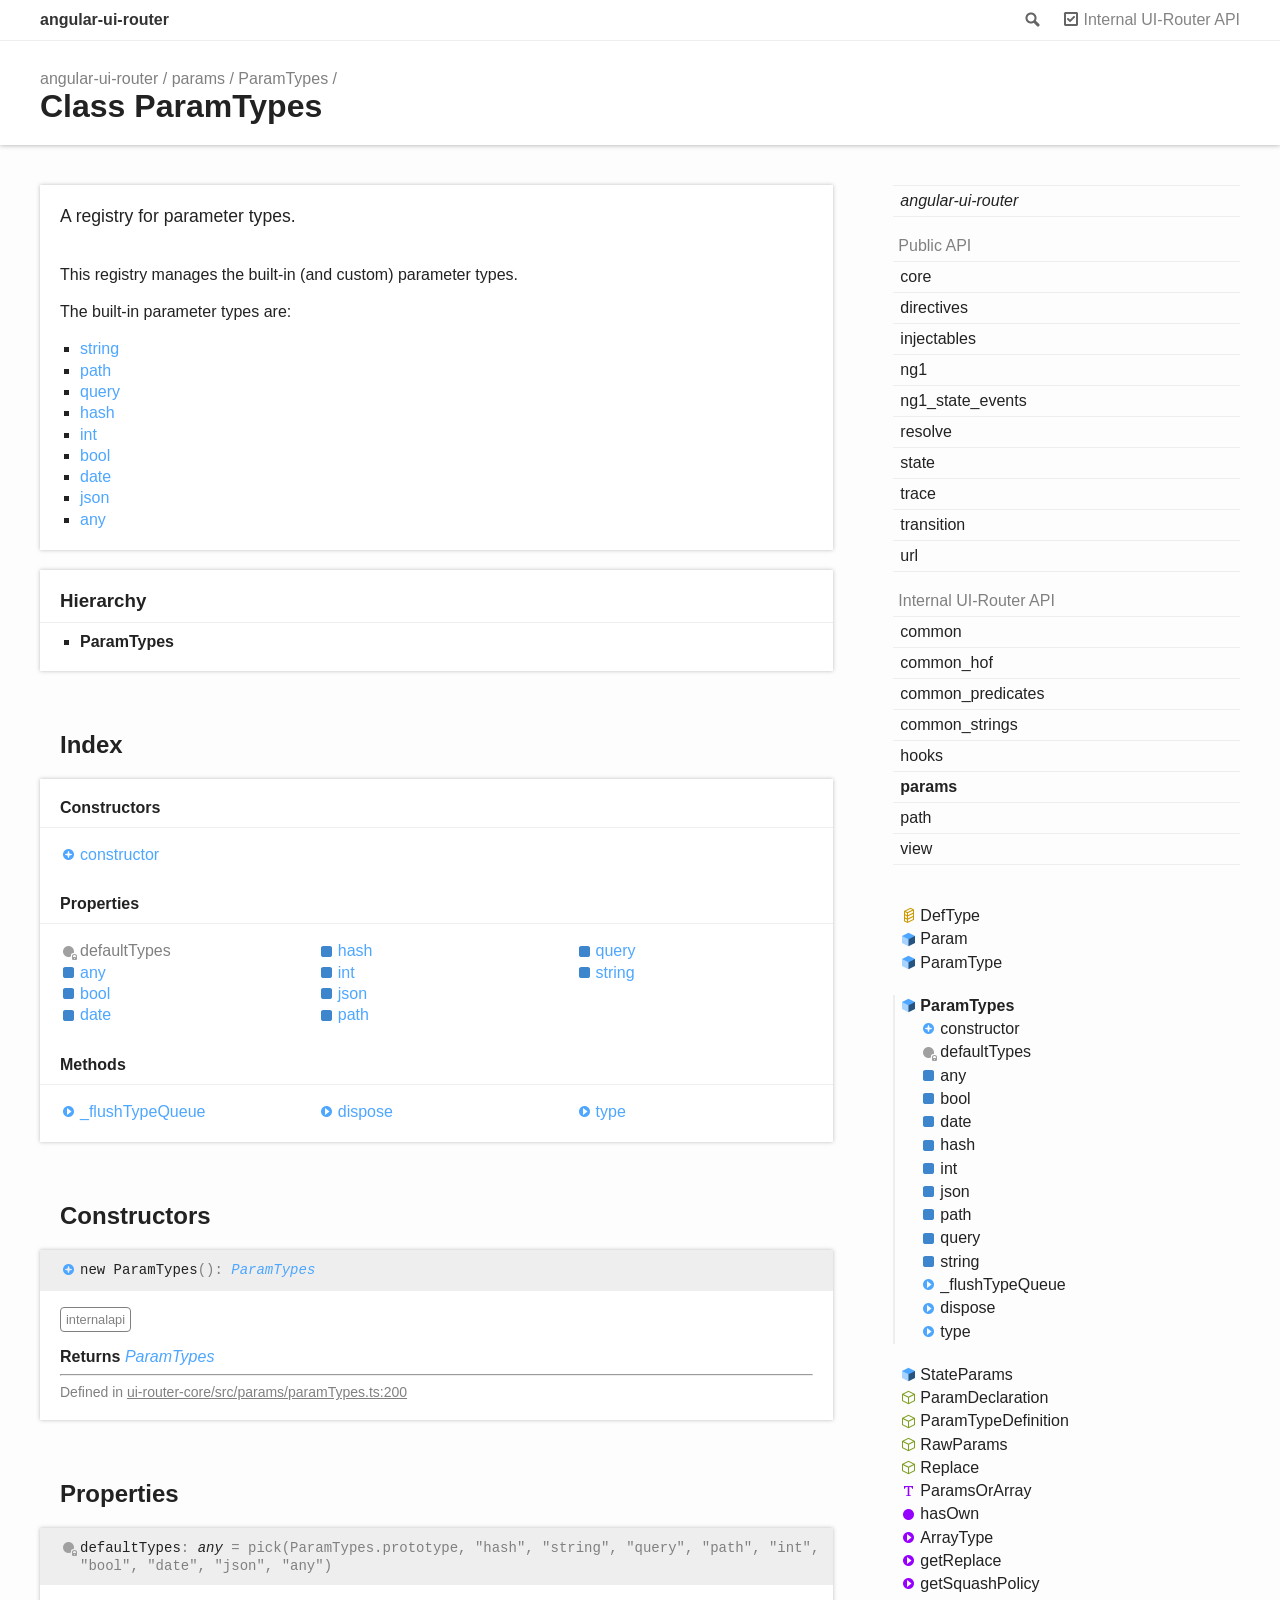
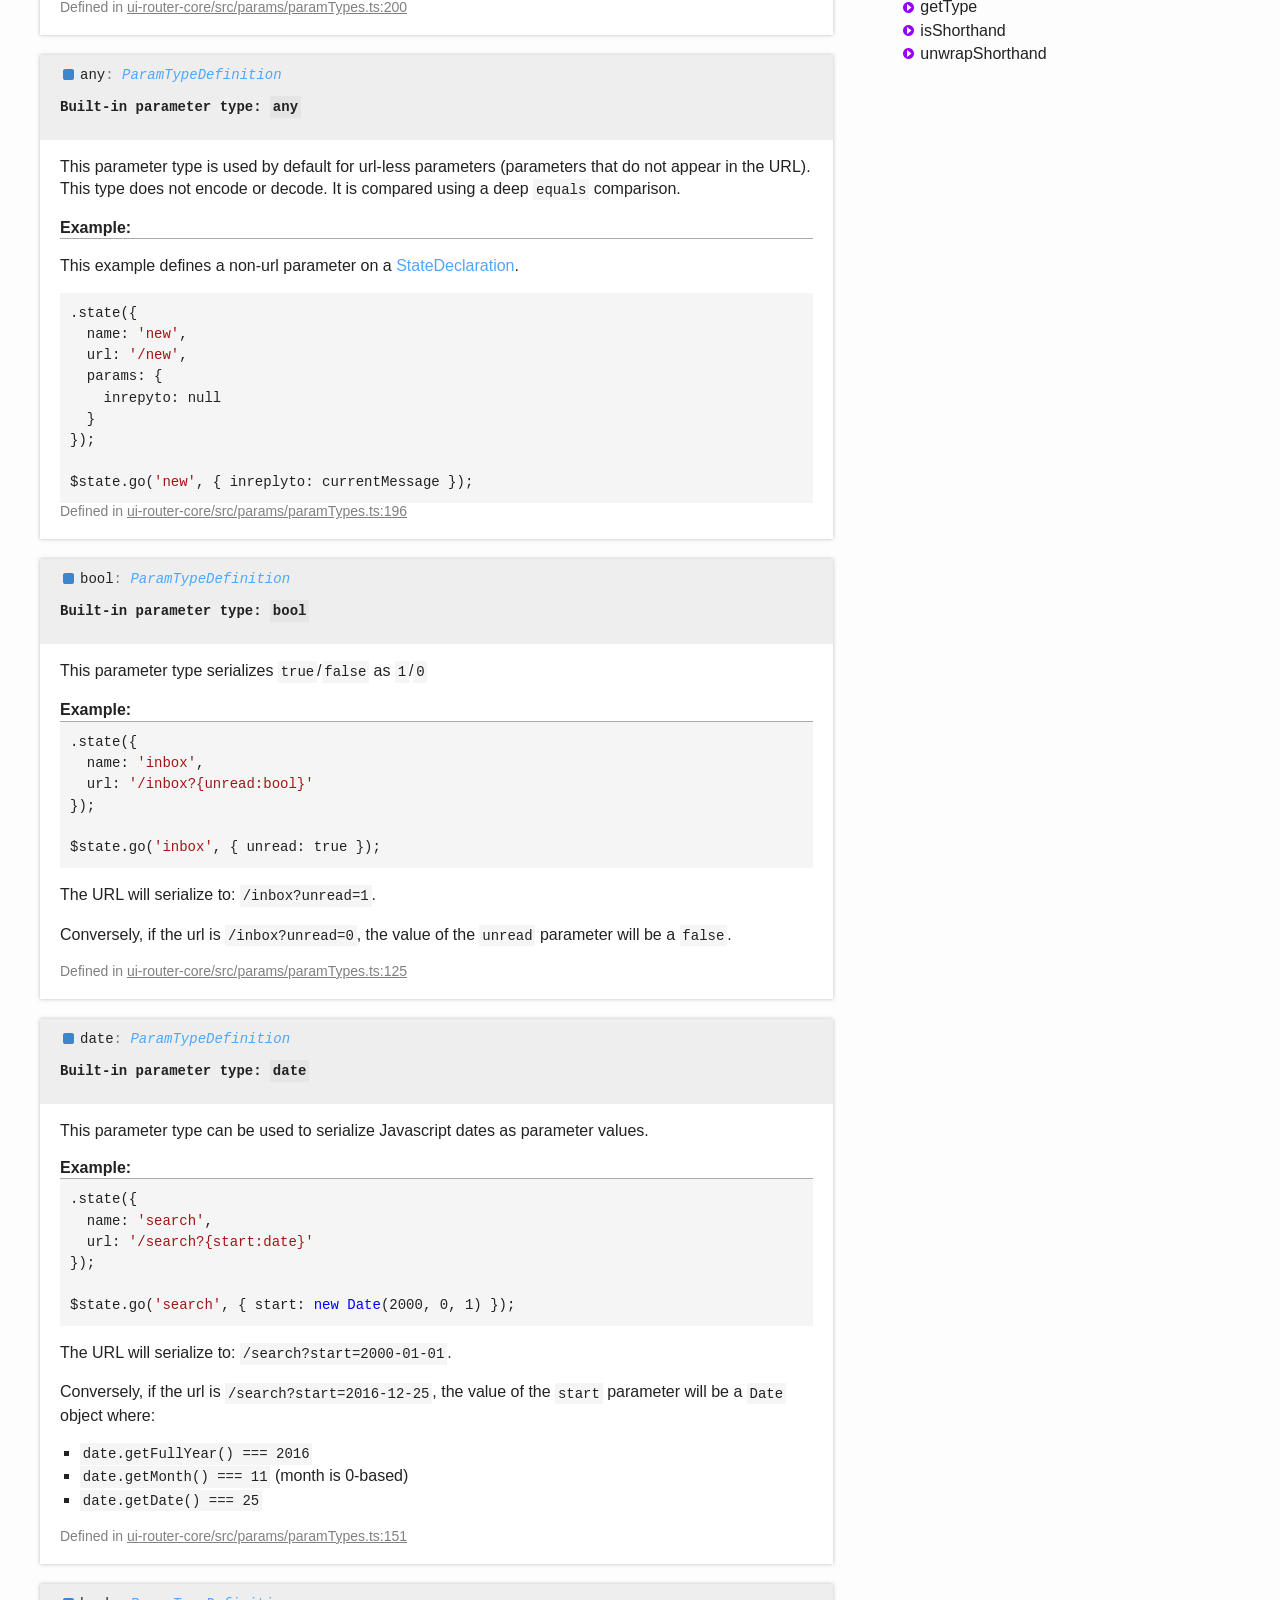
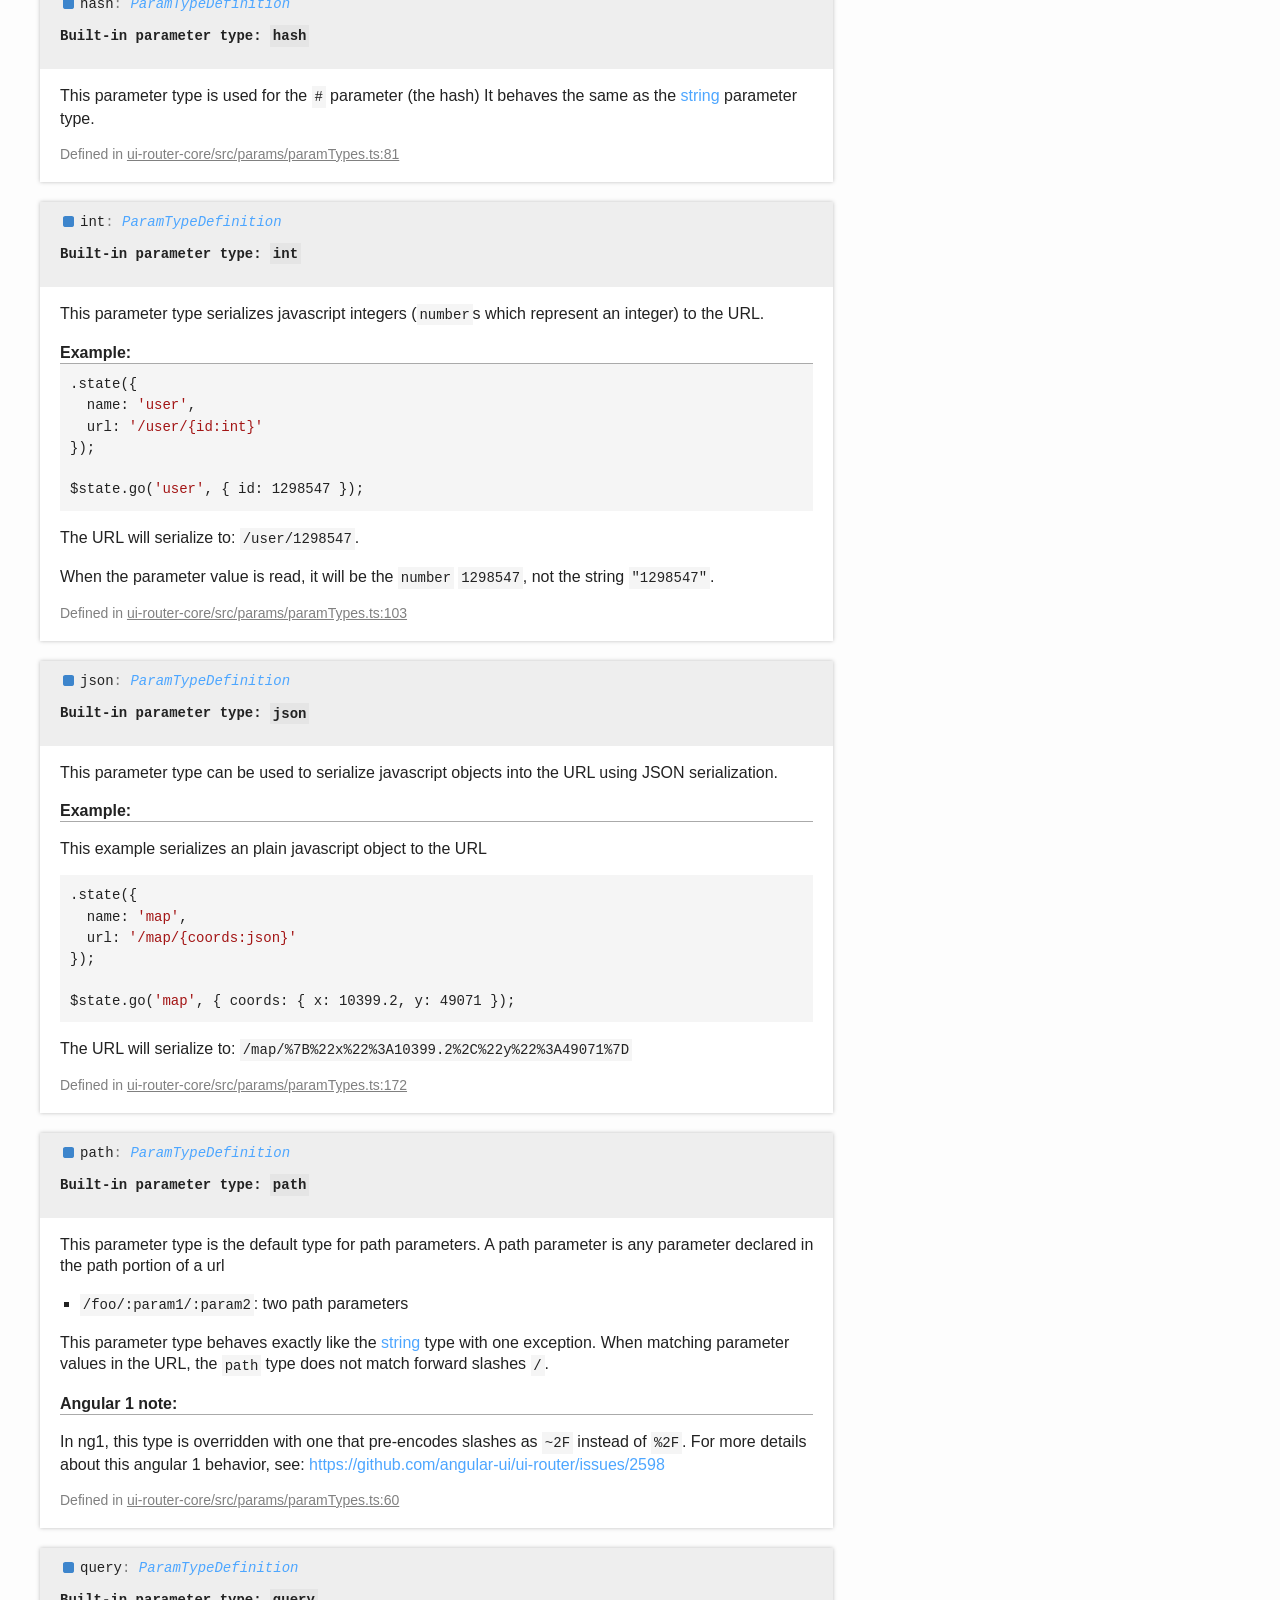
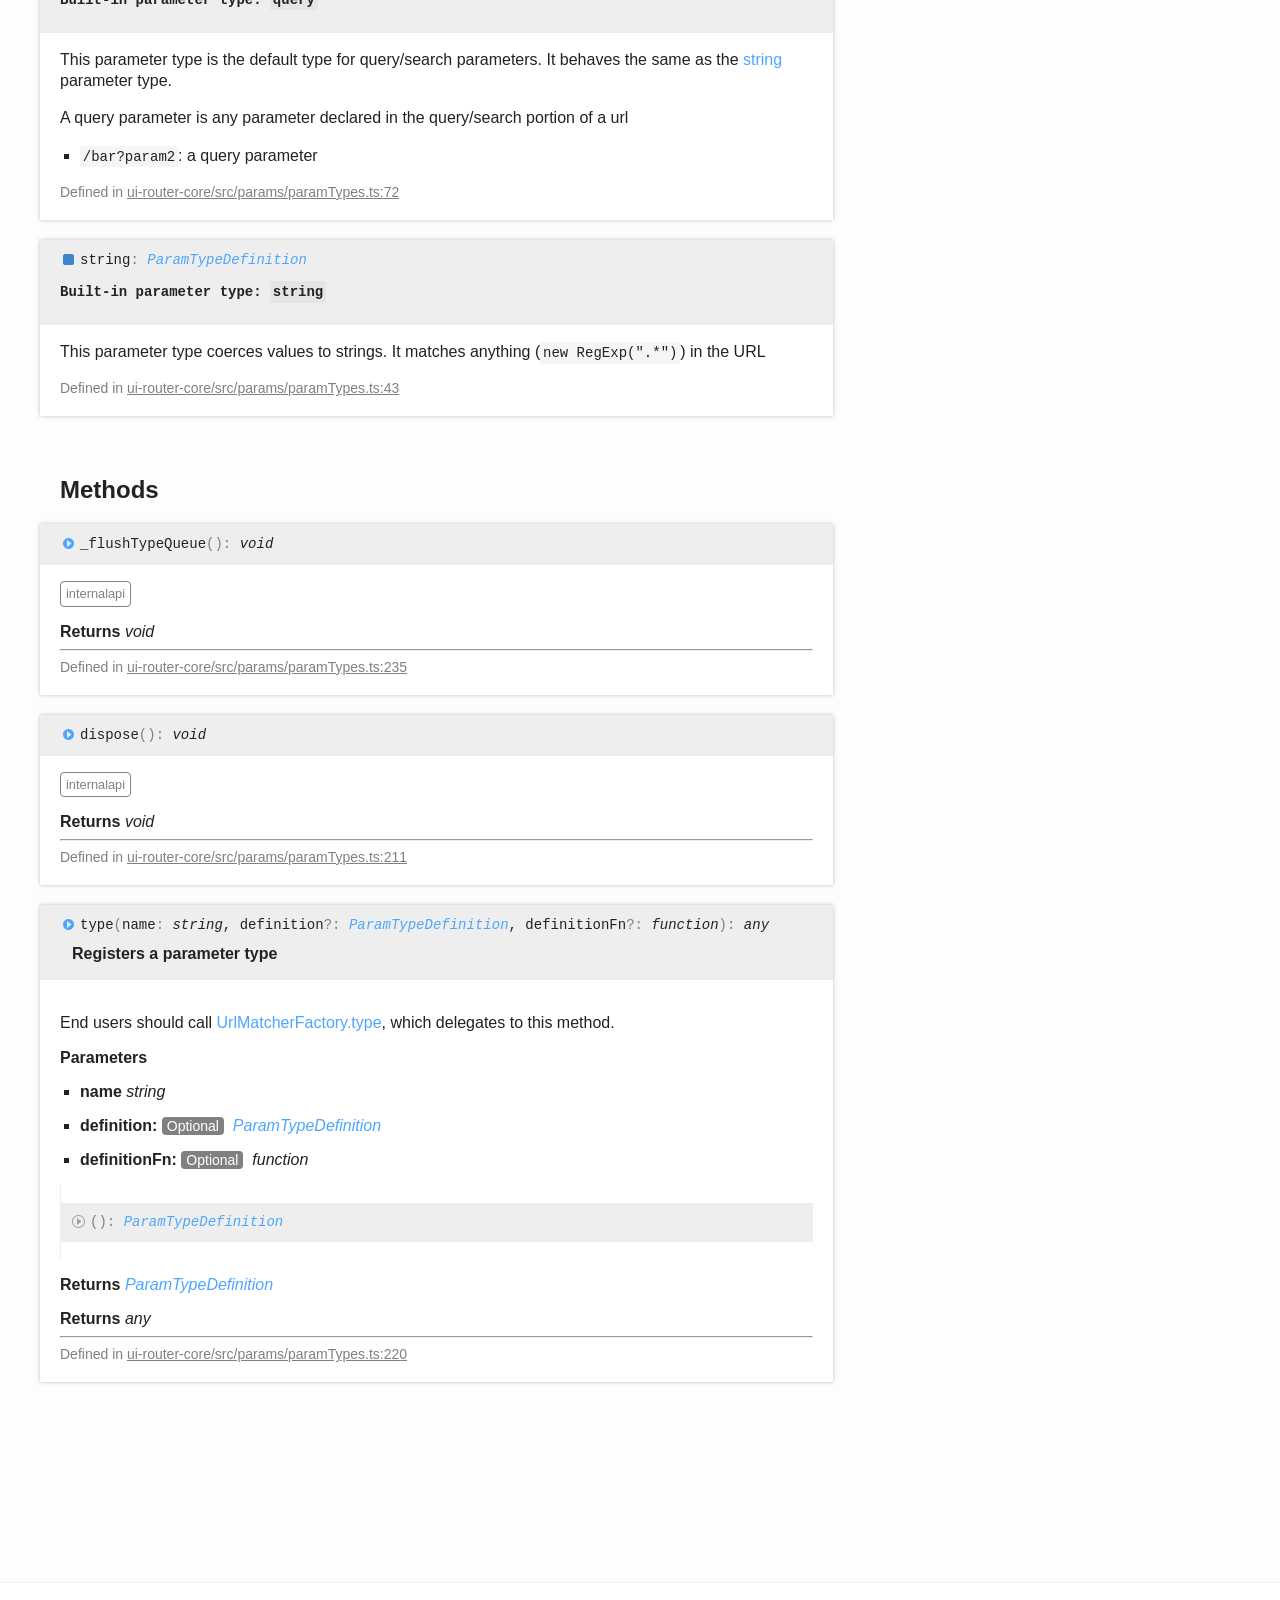
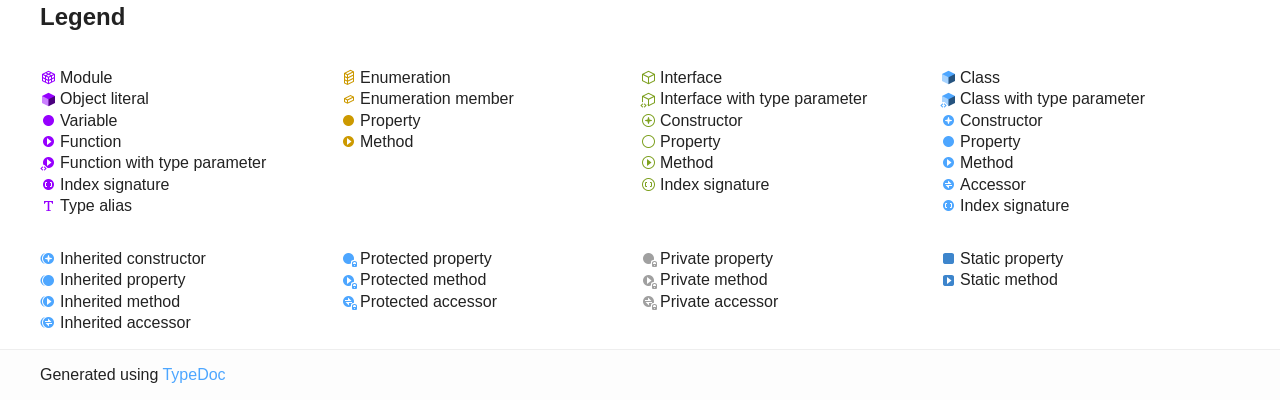
<file: node_modules/angular-ui-router/_doc/classes/params.paramtypes.html>
<!doctype html>
<html class="default no-js">
<head>
	<meta charset="utf-8">
	<meta http-equiv="X-UA-Compatible" content="IE=edge">
	<title>ParamTypes | angular-ui-router</title>
	<meta name="description" content="">
	<meta name="viewport" content="width=device-width, initial-scale=1">
	<link rel="stylesheet" href="../assets/css/main.css">
	<link rel="stylesheet" href="../assets/css/uirouter.css">
	<script src="../assets/js/modernizr.js"></script>
	<script src="../assets/js/reset.js"></script>
</head>
<body>
<header>
	<div class="tsd-page-toolbar">
		<div class="container">
			<div class="table-wrap">
				<div class="table-cell" id="tsd-search" data-index="../assets/js/search.js" data-base="..">
					<div class="field">
						<label for="tsd-search-field" class="tsd-widget search no-caption">Search</label>
						<input id="tsd-search-field" type="text" />
					</div>
					<ul class="results">
						<li class="state loading">Preparing search index...</li>
						<li class="state failure">The search index is not available</li>
					</ul>
					<a href="../index.html" class="title">angular-ui-router</a>
				</div>
				<div class="table-cell" id="tsd-widgets">
					<div id="tsd-filter">
						<a href="#" class="tsd-widget options no-caption" data-toggle="options">Options</a>
						<div class="tsd-filter-group">
							<!--
                            <div class="tsd-select" id="tsd-filter-visibility">
                                <span class="tsd-select-label">All</span>
                                <ul class="tsd-select-list">
                                    <li data-value="public">Public</li>
                                    <li data-value="protected">Public/Protected</li>
                                    <li data-value="private" class="selected">All</li>
                                </ul>
                            </div>

                            <input type="checkbox" id="tsd-filter-inherited" checked />
                            <label class="tsd-widget" for="tsd-filter-inherited">Inherited</label>
                            -->
							<input type="checkbox" id="tsd-filter-externals" checked />
							<label class="tsd-widget" for="tsd-filter-externals">Internal UI-Router API</label>
							<!--
                                <input type="checkbox" id="tsd-filter-only-exported" />
                                <label class="tsd-widget" for="tsd-filter-only-exported">Only exported</label>
                            -->
						</div>
					</div>
					<a href="#" class="tsd-widget menu no-caption" data-toggle="menu">Menu</a>
				</div>
			</div>
		</div>
	</div>
	<div class="tsd-page-title">
		<div class="container">
			<ul class="tsd-breadcrumb">
				<li>
					<a href="../index.html">angular-ui-router</a>
				</li>
				<li>
					<a href="../modules/params.html">params</a>
				</li>
				<li>
					<a href="params.paramtypes.html">ParamTypes</a>
				</li>
			</ul>
			<h1>Class ParamTypes</h1>
		</div>
	</div>
</header>
<div class="container container-main">
	<div class="row">
		<div class="col-8 col-content">
			<section class="tsd-panel tsd-comment">
				<div class="tsd-comment tsd-typography">
					<div class="lead">
						<p>A registry for parameter types.</p>
					</div>
					<p>This registry manages the built-in (and custom) parameter types.</p>
					<p>The built-in parameter types are:</p>
					<ul>
						<li><a href="params.paramtypes.html#string">string</a></li>
						<li><a href="params.paramtypes.html#path">path</a></li>
						<li><a href="params.paramtypes.html#query">query</a></li>
						<li><a href="params.paramtypes.html#hash">hash</a></li>
						<li><a href="params.paramtypes.html#int">int</a></li>
						<li><a href="params.paramtypes.html#bool">bool</a></li>
						<li><a href="params.paramtypes.html#date">date</a></li>
						<li><a href="params.paramtypes.html#json">json</a></li>
						<li><a href="params.paramtypes.html#any">any</a></li>
					</ul>
				</div>
			</section>
			<section class="tsd-panel tsd-hierarchy">
				<h3>Hierarchy</h3>
				<ul class="tsd-hierarchy">
					<li>
						<span class="target">ParamTypes</span>
					</li>
				</ul>
			</section>
			<section class="tsd-panel-group tsd-index-group">
				<h2>Index</h2>
				<section class="tsd-panel tsd-index-panel">
					<div class="tsd-index-content">
						<section class="tsd-index-section tsd-is-external">
							<h3>Constructors</h3>
							<ul class="tsd-index-list">
								<li class="tsd-kind-constructor tsd-parent-kind-class tsd-is-external"><a href="params.paramtypes.html#constructor" class="tsd-kind-icon">constructor</a></li>
							</ul>
						</section>
						<section class="tsd-index-section ">
							<h3>Properties</h3>
							<ul class="tsd-index-list">
								<li class="tsd-kind-property tsd-parent-kind-class tsd-is-private tsd-is-external"><a href="params.paramtypes.html#defaulttypes" class="tsd-kind-icon">default<wbr>Types</a></li>
								<li class="tsd-kind-property tsd-parent-kind-class tsd-is-static"><a href="params.paramtypes.html#any" class="tsd-kind-icon">any</a></li>
								<li class="tsd-kind-property tsd-parent-kind-class tsd-is-static"><a href="params.paramtypes.html#bool" class="tsd-kind-icon">bool</a></li>
								<li class="tsd-kind-property tsd-parent-kind-class tsd-is-static"><a href="params.paramtypes.html#date" class="tsd-kind-icon">date</a></li>
								<li class="tsd-kind-property tsd-parent-kind-class tsd-is-static"><a href="params.paramtypes.html#hash" class="tsd-kind-icon">hash</a></li>
								<li class="tsd-kind-property tsd-parent-kind-class tsd-is-static"><a href="params.paramtypes.html#int" class="tsd-kind-icon">int</a></li>
								<li class="tsd-kind-property tsd-parent-kind-class tsd-is-static"><a href="params.paramtypes.html#json" class="tsd-kind-icon">json</a></li>
								<li class="tsd-kind-property tsd-parent-kind-class tsd-is-static"><a href="params.paramtypes.html#path" class="tsd-kind-icon">path</a></li>
								<li class="tsd-kind-property tsd-parent-kind-class tsd-is-static"><a href="params.paramtypes.html#query" class="tsd-kind-icon">query</a></li>
								<li class="tsd-kind-property tsd-parent-kind-class tsd-is-static"><a href="params.paramtypes.html#string" class="tsd-kind-icon">string</a></li>
							</ul>
						</section>
						<section class="tsd-index-section ">
							<h3>Methods</h3>
							<ul class="tsd-index-list">
								<li class="tsd-kind-method tsd-parent-kind-class"><a href="params.paramtypes.html#_flushtypequeue" class="tsd-kind-icon">_flush<wbr>Type<wbr>Queue</a></li>
								<li class="tsd-kind-method tsd-parent-kind-class"><a href="params.paramtypes.html#dispose" class="tsd-kind-icon">dispose</a></li>
								<li class="tsd-kind-method tsd-parent-kind-class"><a href="params.paramtypes.html#type" class="tsd-kind-icon">type</a></li>
							</ul>
						</section>
					</div>
				</section>
			</section>
			<section class="tsd-panel-group tsd-member-group tsd-is-external">
				<h2>Constructors</h2>
				<section class="tsd-panel tsd-member tsd-kind-constructor tsd-parent-kind-class tsd-is-external">
					<a name="constructor" class="tsd-anchor"></a>
					<!--
        <h3>constructor</h3>
    -->
					<ul class="tsd-signatures tsd-kind-constructor tsd-parent-kind-class tsd-is-external">
						<li class="tsd-signature tsd-kind-icon">new <wbr>Param<wbr>Types<span class="tsd-signature-symbol">(</span><span class="tsd-signature-symbol">)</span><span class="tsd-signature-symbol">: </span><a href="params.paramtypes.html" class="tsd-signature-type">ParamTypes</a></li>
					</ul>
					<ul class="tsd-descriptions">
						<li class="tsd-description">
							<div class="tsd-comment tsd-typography">
								<dl class="tsd-comment-tags">
									<dt>internalapi</dt>
									<dd></dd>
								</dl>
							</div>
							<div class="tsd-returns">
								<h4 class="tsd-returns-title">Returns <a href="params.paramtypes.html" class="tsd-signature-type">ParamTypes</a></h4>
							</div>
							<hr>
							<aside class="tsd-sources">
								<ul>
									<li>Defined in <a href="https://github.com/ui-router/core/blob/659af73/src/params/paramTypes.ts#L200">ui-router-core/src/params/paramTypes.ts:200</a></li>
								</ul>
						</aside>        </li>
					</ul>
				</section>
			</section>
			<section class="tsd-panel-group tsd-member-group ">
				<h2>Properties</h2>
				<section class="tsd-panel tsd-member tsd-kind-property tsd-parent-kind-class tsd-is-private tsd-is-external">
					<a name="defaulttypes" class="tsd-anchor"></a>
					<!--
        <h3><span class="tsd-flag ts-flagPrivate">Private</span> default<wbr>Types</h3>
    -->
					<div class="tsd-signature tsd-kind-icon">default<wbr>Types<span class="tsd-signature-symbol">:</span> <span class="tsd-signature-type">any</span><span class="tsd-signature-symbol"> =&nbsp;pick(ParamTypes.prototype, &quot;hash&quot;, &quot;string&quot;, &quot;query&quot;, &quot;path&quot;, &quot;int&quot;, &quot;bool&quot;, &quot;date&quot;, &quot;json&quot;, &quot;any&quot;)</span></div>
					<div class="tsd-declaration">
						<div class="tsd-comment tsd-typography">
						</div>
					</div>
					<aside class="tsd-sources">
						<ul>
							<li>Defined in <a href="https://github.com/ui-router/core/blob/659af73/src/params/paramTypes.ts#L200">ui-router-core/src/params/paramTypes.ts:200</a></li>
						</ul>
					</aside>
				</section>
				<section class="tsd-panel tsd-member tsd-kind-property tsd-parent-kind-class tsd-is-static">
					<a name="any" class="tsd-anchor"></a>
					<!--
        <h3><span class="tsd-flag ts-flagStatic">Static</span> any</h3>
    -->
					<div class="tsd-signature tsd-kind-icon">any<span class="tsd-signature-symbol">:</span> <a href="../interfaces/params.paramtypedefinition.html" class="tsd-signature-type">ParamTypeDefinition</a>    <div class="tsd-header">
							<p> Built-in parameter type: <code>any</code> </p>
						</div>
					</div>
					<div class="tsd-declaration">
						<div class="tsd-comment tsd-typography">
							<div class="lead">
								<p>Built-in parameter type: <code>any</code></p>
							</div>
							<p>This parameter type is used by default for url-less parameters (parameters that do not appear in the URL).
								This type does not encode or decode.
							It is compared using a deep <code>equals</code> comparison.</p>
							<h4 id="example-">Example:</h4>
							<p>This example defines a non-url parameter on a <a href="../interfaces/state.statedeclaration.html">StateDeclaration</a>.</p>
							<pre><code class="lang-js">.state({
  <span class="hljs-attr">name</span>: <span class="hljs-string">'new'</span>,
  <span class="hljs-attr">url</span>: <span class="hljs-string">'/new'</span>,
  <span class="hljs-attr">params</span>: {
    <span class="hljs-attr">inrepyto</span>: <span class="hljs-literal">null</span>
  }
});
</code></pre>
							<pre><code class="lang-js">$state.go(<span class="hljs-string">'new'</span>, { <span class="hljs-attr">inreplyto</span>: currentMessage });
</code></pre>
						</div>
					</div>
					<aside class="tsd-sources">
						<ul>
							<li>Defined in <a href="https://github.com/ui-router/core/blob/659af73/src/params/paramTypes.ts#L196">ui-router-core/src/params/paramTypes.ts:196</a></li>
						</ul>
					</aside>
				</section>
				<section class="tsd-panel tsd-member tsd-kind-property tsd-parent-kind-class tsd-is-static">
					<a name="bool" class="tsd-anchor"></a>
					<!--
        <h3><span class="tsd-flag ts-flagStatic">Static</span> bool</h3>
    -->
					<div class="tsd-signature tsd-kind-icon">bool<span class="tsd-signature-symbol">:</span> <a href="../interfaces/params.paramtypedefinition.html" class="tsd-signature-type">ParamTypeDefinition</a>    <div class="tsd-header">
							<p> Built-in parameter type: <code>bool</code> </p>
						</div>
					</div>
					<div class="tsd-declaration">
						<div class="tsd-comment tsd-typography">
							<div class="lead">
								<p>Built-in parameter type: <code>bool</code></p>
							</div>
							<p>This parameter type serializes <code>true</code>/<code>false</code> as <code>1</code>/<code>0</code></p>
							<h4 id="example-">Example:</h4>
							<pre><code class="lang-js">.state({
  <span class="hljs-attr">name</span>: <span class="hljs-string">'inbox'</span>,
  <span class="hljs-attr">url</span>: <span class="hljs-string">'/inbox?{unread:bool}'</span>
});
</code></pre>
							<pre><code class="lang-js">$state.go(<span class="hljs-string">'inbox'</span>, { <span class="hljs-attr">unread</span>: <span class="hljs-literal">true</span> });
</code></pre>
							<p>The URL will serialize to: <code>/inbox?unread=1</code>.</p>
							<p>Conversely, if the url is <code>/inbox?unread=0</code>, the value of the <code>unread</code> parameter will be a <code>false</code>.</p>
						</div>
					</div>
					<aside class="tsd-sources">
						<ul>
							<li>Defined in <a href="https://github.com/ui-router/core/blob/659af73/src/params/paramTypes.ts#L125">ui-router-core/src/params/paramTypes.ts:125</a></li>
						</ul>
					</aside>
				</section>
				<section class="tsd-panel tsd-member tsd-kind-property tsd-parent-kind-class tsd-is-static">
					<a name="date" class="tsd-anchor"></a>
					<!--
        <h3><span class="tsd-flag ts-flagStatic">Static</span> date</h3>
    -->
					<div class="tsd-signature tsd-kind-icon">date<span class="tsd-signature-symbol">:</span> <a href="../interfaces/params.paramtypedefinition.html" class="tsd-signature-type">ParamTypeDefinition</a>    <div class="tsd-header">
							<p> Built-in parameter type: <code>date</code> </p>
						</div>
					</div>
					<div class="tsd-declaration">
						<div class="tsd-comment tsd-typography">
							<div class="lead">
								<p>Built-in parameter type: <code>date</code></p>
							</div>
							<p>This parameter type can be used to serialize Javascript dates as parameter values.</p>
							<h4 id="example-">Example:</h4>
							<pre><code class="lang-js">.state({
  <span class="hljs-attr">name</span>: <span class="hljs-string">'search'</span>,
  <span class="hljs-attr">url</span>: <span class="hljs-string">'/search?{start:date}'</span>
});
</code></pre>
							<pre><code class="lang-js">$state.go(<span class="hljs-string">'search'</span>, { <span class="hljs-attr">start</span>: <span class="hljs-keyword">new</span> <span class="hljs-built_in">Date</span>(<span class="hljs-number">2000</span>, <span class="hljs-number">0</span>, <span class="hljs-number">1</span>) });
</code></pre>
							<p>The URL will serialize to: <code>/search?start=2000-01-01</code>.</p>
							<p>Conversely, if the url is <code>/search?start=2016-12-25</code>, the value of the <code>start</code> parameter will be a <code>Date</code> object where:</p>
							<ul>
								<li><code>date.getFullYear() === 2016</code></li>
								<li><code>date.getMonth() === 11</code> (month is 0-based)</li>
								<li><code>date.getDate() === 25</code></li>
							</ul>
						</div>
					</div>
					<aside class="tsd-sources">
						<ul>
							<li>Defined in <a href="https://github.com/ui-router/core/blob/659af73/src/params/paramTypes.ts#L151">ui-router-core/src/params/paramTypes.ts:151</a></li>
						</ul>
					</aside>
				</section>
				<section class="tsd-panel tsd-member tsd-kind-property tsd-parent-kind-class tsd-is-static">
					<a name="hash" class="tsd-anchor"></a>
					<!--
        <h3><span class="tsd-flag ts-flagStatic">Static</span> hash</h3>
    -->
					<div class="tsd-signature tsd-kind-icon">hash<span class="tsd-signature-symbol">:</span> <a href="../interfaces/params.paramtypedefinition.html" class="tsd-signature-type">ParamTypeDefinition</a>    <div class="tsd-header">
							<p> Built-in parameter type: <code>hash</code> </p>
						</div>
					</div>
					<div class="tsd-declaration">
						<div class="tsd-comment tsd-typography">
							<div class="lead">
								<p>Built-in parameter type: <code>hash</code></p>
							</div>
							<p>This parameter type is used for the <code>#</code> parameter (the hash)
							It behaves the same as the <a href="params.paramtypes.html#string">string</a> parameter type.</p>
						</div>
					</div>
					<aside class="tsd-sources">
						<ul>
							<li>Defined in <a href="https://github.com/ui-router/core/blob/659af73/src/params/paramTypes.ts#L81">ui-router-core/src/params/paramTypes.ts:81</a></li>
						</ul>
					</aside>
				</section>
				<section class="tsd-panel tsd-member tsd-kind-property tsd-parent-kind-class tsd-is-static">
					<a name="int" class="tsd-anchor"></a>
					<!--
        <h3><span class="tsd-flag ts-flagStatic">Static</span> int</h3>
    -->
					<div class="tsd-signature tsd-kind-icon">int<span class="tsd-signature-symbol">:</span> <a href="../interfaces/params.paramtypedefinition.html" class="tsd-signature-type">ParamTypeDefinition</a>    <div class="tsd-header">
							<p> Built-in parameter type: <code>int</code> </p>
						</div>
					</div>
					<div class="tsd-declaration">
						<div class="tsd-comment tsd-typography">
							<div class="lead">
								<p>Built-in parameter type: <code>int</code></p>
							</div>
							<p>This parameter type serializes javascript integers (<code>number</code>s which represent an integer) to the URL.</p>
							<h4 id="example-">Example:</h4>
							<pre><code class="lang-js">.state({
  <span class="hljs-attr">name</span>: <span class="hljs-string">'user'</span>,
  <span class="hljs-attr">url</span>: <span class="hljs-string">'/user/{id:int}'</span>
});
</code></pre>
							<pre><code class="lang-js">$state.go(<span class="hljs-string">'user'</span>, { <span class="hljs-attr">id</span>: <span class="hljs-number">1298547</span> });
</code></pre>
							<p>The URL will serialize to: <code>/user/1298547</code>.</p>
							<p>When the parameter value is read, it will be the <code>number</code> <code>1298547</code>, not the string <code>&quot;1298547&quot;</code>.</p>
						</div>
					</div>
					<aside class="tsd-sources">
						<ul>
							<li>Defined in <a href="https://github.com/ui-router/core/blob/659af73/src/params/paramTypes.ts#L103">ui-router-core/src/params/paramTypes.ts:103</a></li>
						</ul>
					</aside>
				</section>
				<section class="tsd-panel tsd-member tsd-kind-property tsd-parent-kind-class tsd-is-static">
					<a name="json" class="tsd-anchor"></a>
					<!--
        <h3><span class="tsd-flag ts-flagStatic">Static</span> json</h3>
    -->
					<div class="tsd-signature tsd-kind-icon">json<span class="tsd-signature-symbol">:</span> <a href="../interfaces/params.paramtypedefinition.html" class="tsd-signature-type">ParamTypeDefinition</a>    <div class="tsd-header">
							<p> Built-in parameter type: <code>json</code> </p>
						</div>
					</div>
					<div class="tsd-declaration">
						<div class="tsd-comment tsd-typography">
							<div class="lead">
								<p>Built-in parameter type: <code>json</code></p>
							</div>
							<p>This parameter type can be used to serialize javascript objects into the URL using JSON serialization.</p>
							<h4 id="example-">Example:</h4>
							<p>This example serializes an plain javascript object to the URL</p>
							<pre><code class="lang-js">.state({
  <span class="hljs-attr">name</span>: <span class="hljs-string">'map'</span>,
  <span class="hljs-attr">url</span>: <span class="hljs-string">'/map/{coords:json}'</span>
});
</code></pre>
							<pre><code class="lang-js">$state.go(<span class="hljs-string">'map'</span>, { <span class="hljs-attr">coords</span>: { <span class="hljs-attr">x</span>: <span class="hljs-number">10399.2</span>, <span class="hljs-attr">y</span>: <span class="hljs-number">49071</span> });
</code></pre>
							<p>The URL will serialize to: <code>/map/%7B%22x%22%3A10399.2%2C%22y%22%3A49071%7D</code></p>
						</div>
					</div>
					<aside class="tsd-sources">
						<ul>
							<li>Defined in <a href="https://github.com/ui-router/core/blob/659af73/src/params/paramTypes.ts#L172">ui-router-core/src/params/paramTypes.ts:172</a></li>
						</ul>
					</aside>
				</section>
				<section class="tsd-panel tsd-member tsd-kind-property tsd-parent-kind-class tsd-is-static">
					<a name="path" class="tsd-anchor"></a>
					<!--
        <h3><span class="tsd-flag ts-flagStatic">Static</span> path</h3>
    -->
					<div class="tsd-signature tsd-kind-icon">path<span class="tsd-signature-symbol">:</span> <a href="../interfaces/params.paramtypedefinition.html" class="tsd-signature-type">ParamTypeDefinition</a>    <div class="tsd-header">
							<p> Built-in parameter type: <code>path</code> </p>
						</div>
					</div>
					<div class="tsd-declaration">
						<div class="tsd-comment tsd-typography">
							<div class="lead">
								<p>Built-in parameter type: <code>path</code></p>
							</div>
							<p>This parameter type is the default type for path parameters.
							A path parameter is any parameter declared in the path portion of a url</p>
							<ul>
								<li><code>/foo/:param1/:param2</code>: two path parameters</li>
							</ul>
							<p>This parameter type behaves exactly like the <a href="params.paramtypes.html#string">string</a> type with one exception.
							When matching parameter values in the URL, the <code>path</code> type does not match forward slashes <code>/</code>.</p>
							<h4 id="angular-1-note-">Angular 1 note:</h4>
							<p>In ng1, this type is overridden with one that pre-encodes slashes as <code>~2F</code> instead of <code>%2F</code>.
							For more details about this angular 1 behavior, see: <a href="https://github.com/angular-ui/ui-router/issues/2598">https://github.com/angular-ui/ui-router/issues/2598</a></p>
						</div>
					</div>
					<aside class="tsd-sources">
						<ul>
							<li>Defined in <a href="https://github.com/ui-router/core/blob/659af73/src/params/paramTypes.ts#L60">ui-router-core/src/params/paramTypes.ts:60</a></li>
						</ul>
					</aside>
				</section>
				<section class="tsd-panel tsd-member tsd-kind-property tsd-parent-kind-class tsd-is-static">
					<a name="query" class="tsd-anchor"></a>
					<!--
        <h3><span class="tsd-flag ts-flagStatic">Static</span> query</h3>
    -->
					<div class="tsd-signature tsd-kind-icon">query<span class="tsd-signature-symbol">:</span> <a href="../interfaces/params.paramtypedefinition.html" class="tsd-signature-type">ParamTypeDefinition</a>    <div class="tsd-header">
							<p> Built-in parameter type: <code>query</code> </p>
						</div>
					</div>
					<div class="tsd-declaration">
						<div class="tsd-comment tsd-typography">
							<div class="lead">
								<p>Built-in parameter type: <code>query</code></p>
							</div>
							<p>This parameter type is the default type for query/search parameters.
							It behaves the same as the <a href="params.paramtypes.html#string">string</a> parameter type.</p>
							<p>A query parameter is any parameter declared in the query/search portion of a url</p>
							<ul>
								<li><code>/bar?param2</code>: a query parameter</li>
							</ul>
						</div>
					</div>
					<aside class="tsd-sources">
						<ul>
							<li>Defined in <a href="https://github.com/ui-router/core/blob/659af73/src/params/paramTypes.ts#L72">ui-router-core/src/params/paramTypes.ts:72</a></li>
						</ul>
					</aside>
				</section>
				<section class="tsd-panel tsd-member tsd-kind-property tsd-parent-kind-class tsd-is-static">
					<a name="string" class="tsd-anchor"></a>
					<!--
        <h3><span class="tsd-flag ts-flagStatic">Static</span> string</h3>
    -->
					<div class="tsd-signature tsd-kind-icon">string<span class="tsd-signature-symbol">:</span> <a href="../interfaces/params.paramtypedefinition.html" class="tsd-signature-type">ParamTypeDefinition</a>    <div class="tsd-header">
							<p> Built-in parameter type: <code>string</code> </p>
						</div>
					</div>
					<div class="tsd-declaration">
						<div class="tsd-comment tsd-typography">
							<div class="lead">
								<p>Built-in parameter type: <code>string</code></p>
							</div>
							<p>This parameter type coerces values to strings.
							It matches anything (<code>new RegExp(&quot;.*&quot;)</code>) in the URL</p>
						</div>
					</div>
					<aside class="tsd-sources">
						<ul>
							<li>Defined in <a href="https://github.com/ui-router/core/blob/659af73/src/params/paramTypes.ts#L43">ui-router-core/src/params/paramTypes.ts:43</a></li>
						</ul>
					</aside>
				</section>
			</section>
			<section class="tsd-panel-group tsd-member-group ">
				<h2>Methods</h2>
				<section class="tsd-panel tsd-member tsd-kind-method tsd-parent-kind-class">
					<a name="_flushtypequeue" class="tsd-anchor"></a>
					<!--
        <h3>_flush<wbr>Type<wbr>Queue</h3>
    -->
					<ul class="tsd-signatures tsd-kind-method tsd-parent-kind-class">
						<li class="tsd-signature tsd-kind-icon">_flush<wbr>Type<wbr>Queue<span class="tsd-signature-symbol">(</span><span class="tsd-signature-symbol">)</span><span class="tsd-signature-symbol">: </span><span class="tsd-signature-type">void</span></li>
					</ul>
					<ul class="tsd-descriptions">
						<li class="tsd-description">
							<div class="tsd-comment tsd-typography">
								<dl class="tsd-comment-tags">
									<dt>internalapi</dt>
									<dd></dd>
								</dl>
							</div>
							<div class="tsd-returns">
								<h4 class="tsd-returns-title">Returns <span class="tsd-signature-type">void</span></h4>
							</div>
							<hr>
							<aside class="tsd-sources">
								<ul>
									<li>Defined in <a href="https://github.com/ui-router/core/blob/659af73/src/params/paramTypes.ts#L235">ui-router-core/src/params/paramTypes.ts:235</a></li>
								</ul>
						</aside>        </li>
					</ul>
				</section>
				<section class="tsd-panel tsd-member tsd-kind-method tsd-parent-kind-class">
					<a name="dispose" class="tsd-anchor"></a>
					<!--
        <h3>dispose</h3>
    -->
					<ul class="tsd-signatures tsd-kind-method tsd-parent-kind-class">
						<li class="tsd-signature tsd-kind-icon">dispose<span class="tsd-signature-symbol">(</span><span class="tsd-signature-symbol">)</span><span class="tsd-signature-symbol">: </span><span class="tsd-signature-type">void</span></li>
					</ul>
					<ul class="tsd-descriptions">
						<li class="tsd-description">
							<div class="tsd-comment tsd-typography">
								<dl class="tsd-comment-tags">
									<dt>internalapi</dt>
									<dd></dd>
								</dl>
							</div>
							<div class="tsd-returns">
								<h4 class="tsd-returns-title">Returns <span class="tsd-signature-type">void</span></h4>
							</div>
							<hr>
							<aside class="tsd-sources">
								<ul>
									<li>Defined in <a href="https://github.com/ui-router/core/blob/659af73/src/params/paramTypes.ts#L211">ui-router-core/src/params/paramTypes.ts:211</a></li>
								</ul>
						</aside>        </li>
					</ul>
				</section>
				<section class="tsd-panel tsd-member tsd-kind-method tsd-parent-kind-class">
					<a name="type" class="tsd-anchor"></a>
					<!--
        <h3>type</h3>
    -->
					<ul class="tsd-signatures tsd-kind-method tsd-parent-kind-class">
						<li class="tsd-signature tsd-kind-icon">type<span class="tsd-signature-symbol">(</span>name<span class="tsd-signature-symbol">: </span><span class="tsd-signature-type">string</span>, definition<span class="tsd-signature-symbol">?: </span><a href="../interfaces/params.paramtypedefinition.html" class="tsd-signature-type">ParamTypeDefinition</a>, definitionFn<span class="tsd-signature-symbol">?: </span><span class="tsd-signature-type">function</span><span class="tsd-signature-symbol">)</span><span class="tsd-signature-symbol">: </span><span class="tsd-signature-type">any</span></li>
						<li class="tsd-header">
							<p> Registers a parameter type </p>
						</li>
					</ul>
					<ul class="tsd-descriptions">
						<li class="tsd-description">
							<div class="tsd-comment tsd-typography">
								<div class="lead">
									<p>Registers a parameter type</p>
								</div>
								<p>End users should call <a href="url.urlmatcherfactory.html#type">UrlMatcherFactory.type</a>, which delegates to this method.</p>
							</div>
							<h4 class="tsd-parameters-title">Parameters</h4>
							<ul class="tsd-parameters">
								<li>
									<h5>name <span class="tsd-signature-type">string</span></h5>
								</li>
								<li>
									<h5>definition: <span class="tsd-flag ts-flagOptional">Optional</span>&nbsp; <a href="../interfaces/params.paramtypedefinition.html" class="tsd-signature-type">ParamTypeDefinition</a></h5>
								</li>
								<li>
									<h5>definitionFn: <span class="tsd-flag ts-flagOptional">Optional</span>&nbsp; <span class="tsd-signature-type">function</span></h5>
									<ul class="tsd-parameters">
										<li class="tsd-parameter-siganture">
											<ul class="tsd-signatures tsd-kind-type-literal tsd-is-not-exported">
												<li class="tsd-signature tsd-kind-icon"><span class="tsd-signature-symbol">(</span><span class="tsd-signature-symbol">)</span><span class="tsd-signature-symbol">: </span><a href="../interfaces/params.paramtypedefinition.html" class="tsd-signature-type">ParamTypeDefinition</a></li>
											</ul>
											<ul class="tsd-descriptions">
												<li class="tsd-description">
													<div class="tsd-returns">
														<h4 class="tsd-returns-title">Returns <a href="../interfaces/params.paramtypedefinition.html" class="tsd-signature-type">ParamTypeDefinition</a></h4>
													</div>
												</li>
											</ul>
										</li>
									</ul>
								</li>
							</ul>
							<div class="tsd-returns">
								<h4 class="tsd-returns-title">Returns <span class="tsd-signature-type">any</span></h4>
							</div>
							<hr>
							<aside class="tsd-sources">
								<ul>
									<li>Defined in <a href="https://github.com/ui-router/core/blob/659af73/src/params/paramTypes.ts#L220">ui-router-core/src/params/paramTypes.ts:220</a></li>
								</ul>
						</aside>        </li>
					</ul>
				</section>
			</section>
		</div>
		<div class="col-4 col-menu menu-sticky-wrap menu-highlight">
			<nav class="tsd-navigation primary">
				<ul>
					<li class="globals  ">
						<a href="../index.html"><em>angular-<wbr>ui-<wbr>router</em></a>
					</li>
					<li class="label tsd-is-external">
						<span>Public API</span>
					</li>
					<li class=" tsd-kind-external-module">
						<a href="../modules/core.html">core</a>
					</li>
					<li class=" tsd-kind-external-module">
						<a href="../modules/directives.html">directives</a>
					</li>
					<li class=" tsd-kind-external-module">
						<a href="../modules/injectables.html">injectables</a>
					</li>
					<li class=" tsd-kind-external-module">
						<a href="../modules/ng1.html">ng1</a>
					</li>
					<li class=" tsd-kind-external-module">
						<a href="../modules/ng1_state_events.html">ng1_<wbr>state_<wbr>events</a>
					</li>
					<li class=" tsd-kind-external-module">
						<a href="../modules/resolve.html">resolve</a>
					</li>
					<li class=" tsd-kind-external-module">
						<a href="../modules/state.html">state</a>
					</li>
					<li class=" tsd-kind-external-module">
						<a href="../modules/trace.html">trace</a>
					</li>
					<li class=" tsd-kind-external-module">
						<a href="../modules/transition.html">transition</a>
					</li>
					<li class=" tsd-kind-external-module">
						<a href="../modules/url.html">url</a>
					</li>
					<li class="label tsd-is-external">
						<span>Internal UI-<wbr><wbr>Router API</span>
					</li>
					<li class=" tsd-kind-external-module tsd-is-external">
						<a href="../modules/common.html">common</a>
					</li>
					<li class=" tsd-kind-external-module tsd-is-external">
						<a href="../modules/common_hof.html">common_<wbr>hof</a>
					</li>
					<li class=" tsd-kind-external-module tsd-is-external">
						<a href="../modules/common_predicates.html">common_<wbr>predicates</a>
					</li>
					<li class=" tsd-kind-external-module tsd-is-external">
						<a href="../modules/common_strings.html">common_<wbr>strings</a>
					</li>
					<li class=" tsd-kind-external-module tsd-is-external">
						<a href="../modules/hooks.html">hooks</a>
					</li>
					<li class="current tsd-kind-external-module tsd-is-external">
						<a href="../modules/params.html">params</a>
					</li>
					<li class=" tsd-kind-external-module tsd-is-external">
						<a href="../modules/path.html">path</a>
					</li>
					<li class=" tsd-kind-external-module tsd-is-external">
						<a href="../modules/view.html">view</a>
					</li>
				</ul>
			</nav>
			<nav class="tsd-navigation secondary menu-sticky">
				<ul class="before-current">
					<li class=" tsd-kind-enum tsd-parent-kind-external-module tsd-is-external">
						<a href="../enums/params.deftype.html" class="tsd-kind-icon">Def<wbr>Type</a>
					</li>
					<li class=" tsd-kind-class tsd-parent-kind-external-module tsd-is-external">
						<a href="params.param.html" class="tsd-kind-icon">Param</a>
					</li>
					<li class=" tsd-kind-class tsd-parent-kind-external-module tsd-is-external">
						<a href="params.paramtype.html" class="tsd-kind-icon">Param<wbr>Type</a>
					</li>
				</ul>
				<ul class="current">
					<li class="current tsd-kind-class tsd-parent-kind-external-module">
						<a href="params.paramtypes.html" class="tsd-kind-icon">Param<wbr>Types</a>
						<ul>
							<li class=" tsd-kind-constructor tsd-parent-kind-class tsd-is-external">
								<a href="params.paramtypes.html#constructor" class="tsd-kind-icon">constructor</a>
							</li>
							<li class=" tsd-kind-property tsd-parent-kind-class tsd-is-private tsd-is-external">
								<a href="params.paramtypes.html#defaulttypes" class="tsd-kind-icon">default<wbr>Types</a>
							</li>
							<li class=" tsd-kind-property tsd-parent-kind-class tsd-is-static">
								<a href="params.paramtypes.html#any" class="tsd-kind-icon">any</a>
							</li>
							<li class=" tsd-kind-property tsd-parent-kind-class tsd-is-static">
								<a href="params.paramtypes.html#bool" class="tsd-kind-icon">bool</a>
							</li>
							<li class=" tsd-kind-property tsd-parent-kind-class tsd-is-static">
								<a href="params.paramtypes.html#date" class="tsd-kind-icon">date</a>
							</li>
							<li class=" tsd-kind-property tsd-parent-kind-class tsd-is-static">
								<a href="params.paramtypes.html#hash" class="tsd-kind-icon">hash</a>
							</li>
							<li class=" tsd-kind-property tsd-parent-kind-class tsd-is-static">
								<a href="params.paramtypes.html#int" class="tsd-kind-icon">int</a>
							</li>
							<li class=" tsd-kind-property tsd-parent-kind-class tsd-is-static">
								<a href="params.paramtypes.html#json" class="tsd-kind-icon">json</a>
							</li>
							<li class=" tsd-kind-property tsd-parent-kind-class tsd-is-static">
								<a href="params.paramtypes.html#path" class="tsd-kind-icon">path</a>
							</li>
							<li class=" tsd-kind-property tsd-parent-kind-class tsd-is-static">
								<a href="params.paramtypes.html#query" class="tsd-kind-icon">query</a>
							</li>
							<li class=" tsd-kind-property tsd-parent-kind-class tsd-is-static">
								<a href="params.paramtypes.html#string" class="tsd-kind-icon">string</a>
							</li>
							<li class=" tsd-kind-method tsd-parent-kind-class">
								<a href="params.paramtypes.html#_flushtypequeue" class="tsd-kind-icon">_flush<wbr>Type<wbr>Queue</a>
							</li>
							<li class=" tsd-kind-method tsd-parent-kind-class">
								<a href="params.paramtypes.html#dispose" class="tsd-kind-icon">dispose</a>
							</li>
							<li class=" tsd-kind-method tsd-parent-kind-class">
								<a href="params.paramtypes.html#type" class="tsd-kind-icon">type</a>
							</li>
						</ul>
					</li>
				</ul>
				<ul class="after-current">
					<li class=" tsd-kind-class tsd-parent-kind-external-module tsd-is-external">
						<a href="params.stateparams.html" class="tsd-kind-icon">State<wbr>Params</a>
					</li>
					<li class=" tsd-kind-interface tsd-parent-kind-external-module">
						<a href="../interfaces/params.paramdeclaration.html" class="tsd-kind-icon">Param<wbr>Declaration</a>
					</li>
					<li class=" tsd-kind-interface tsd-parent-kind-external-module">
						<a href="../interfaces/params.paramtypedefinition.html" class="tsd-kind-icon">Param<wbr>Type<wbr>Definition</a>
					</li>
					<li class=" tsd-kind-interface tsd-parent-kind-external-module">
						<a href="../interfaces/params.rawparams.html" class="tsd-kind-icon">Raw<wbr>Params</a>
					</li>
					<li class=" tsd-kind-interface tsd-parent-kind-external-module tsd-is-external">
						<a href="../interfaces/params.replace.html" class="tsd-kind-icon">Replace</a>
					</li>
					<li class=" tsd-kind-type-alias tsd-parent-kind-external-module tsd-is-external">
						<a href="../modules/params.html#paramsorarray" class="tsd-kind-icon">Params<wbr>OrArray</a>
					</li>
					<li class=" tsd-kind-variable tsd-parent-kind-external-module tsd-is-external tsd-is-not-exported">
						<a href="../modules/params.html#hasown" class="tsd-kind-icon">has<wbr>Own</a>
					</li>
					<li class=" tsd-kind-function tsd-parent-kind-external-module tsd-is-external tsd-is-not-exported">
						<a href="../modules/params.html#arraytype" class="tsd-kind-icon">Array<wbr>Type</a>
					</li>
					<li class=" tsd-kind-function tsd-parent-kind-external-module tsd-is-external tsd-is-not-exported">
						<a href="../modules/params.html#getreplace" class="tsd-kind-icon">get<wbr>Replace</a>
					</li>
					<li class=" tsd-kind-function tsd-parent-kind-external-module tsd-is-external tsd-is-not-exported">
						<a href="../modules/params.html#getsquashpolicy" class="tsd-kind-icon">get<wbr>Squash<wbr>Policy</a>
					</li>
					<li class=" tsd-kind-function tsd-parent-kind-external-module tsd-is-external tsd-is-not-exported">
						<a href="../modules/params.html#gettype" class="tsd-kind-icon">get<wbr>Type</a>
					</li>
					<li class=" tsd-kind-function tsd-parent-kind-external-module tsd-is-external tsd-is-not-exported">
						<a href="../modules/params.html#isshorthand" class="tsd-kind-icon">is<wbr>Shorthand</a>
					</li>
					<li class=" tsd-kind-function tsd-parent-kind-external-module tsd-is-external tsd-is-not-exported">
						<a href="../modules/params.html#unwrapshorthand" class="tsd-kind-icon">unwrap<wbr>Shorthand</a>
					</li>
				</ul>
			</nav>
		</div>
	</div>
</div>
<footer class="with-border-bottom">
	<div class="container">
		<h2>Legend</h2>
		<div class="tsd-legend-group">
			<ul class="tsd-legend">
				<li class="tsd-kind-module"><span class="tsd-kind-icon">Module</span></li>
				<li class="tsd-kind-object-literal"><span class="tsd-kind-icon">Object literal</span></li>
				<li class="tsd-kind-variable"><span class="tsd-kind-icon">Variable</span></li>
				<li class="tsd-kind-function"><span class="tsd-kind-icon">Function</span></li>
				<li class="tsd-kind-function tsd-has-type-parameter"><span class="tsd-kind-icon">Function with type parameter</span></li>
				<li class="tsd-kind-index-signature"><span class="tsd-kind-icon">Index signature</span></li>
				<li class="tsd-kind-type-alias"><span class="tsd-kind-icon">Type alias</span></li>
			</ul>
			<ul class="tsd-legend">
				<li class="tsd-kind-enum"><span class="tsd-kind-icon">Enumeration</span></li>
				<li class="tsd-kind-enum-member"><span class="tsd-kind-icon">Enumeration member</span></li>
				<li class="tsd-kind-property tsd-parent-kind-enum"><span class="tsd-kind-icon">Property</span></li>
				<li class="tsd-kind-method tsd-parent-kind-enum"><span class="tsd-kind-icon">Method</span></li>
			</ul>
			<ul class="tsd-legend">
				<li class="tsd-kind-interface"><span class="tsd-kind-icon">Interface</span></li>
				<li class="tsd-kind-interface tsd-has-type-parameter"><span class="tsd-kind-icon">Interface with type parameter</span></li>
				<li class="tsd-kind-constructor tsd-parent-kind-interface"><span class="tsd-kind-icon">Constructor</span></li>
				<li class="tsd-kind-property tsd-parent-kind-interface"><span class="tsd-kind-icon">Property</span></li>
				<li class="tsd-kind-method tsd-parent-kind-interface"><span class="tsd-kind-icon">Method</span></li>
				<li class="tsd-kind-index-signature tsd-parent-kind-interface"><span class="tsd-kind-icon">Index signature</span></li>
			</ul>
			<ul class="tsd-legend">
				<li class="tsd-kind-class"><span class="tsd-kind-icon">Class</span></li>
				<li class="tsd-kind-class tsd-has-type-parameter"><span class="tsd-kind-icon">Class with type parameter</span></li>
				<li class="tsd-kind-constructor tsd-parent-kind-class"><span class="tsd-kind-icon">Constructor</span></li>
				<li class="tsd-kind-property tsd-parent-kind-class"><span class="tsd-kind-icon">Property</span></li>
				<li class="tsd-kind-method tsd-parent-kind-class"><span class="tsd-kind-icon">Method</span></li>
				<li class="tsd-kind-accessor tsd-parent-kind-class"><span class="tsd-kind-icon">Accessor</span></li>
				<li class="tsd-kind-index-signature tsd-parent-kind-class"><span class="tsd-kind-icon">Index signature</span></li>
			</ul>
			<ul class="tsd-legend">
				<li class="tsd-kind-constructor tsd-parent-kind-class tsd-is-inherited"><span class="tsd-kind-icon">Inherited constructor</span></li>
				<li class="tsd-kind-property tsd-parent-kind-class tsd-is-inherited"><span class="tsd-kind-icon">Inherited property</span></li>
				<li class="tsd-kind-method tsd-parent-kind-class tsd-is-inherited"><span class="tsd-kind-icon">Inherited method</span></li>
				<li class="tsd-kind-accessor tsd-parent-kind-class tsd-is-inherited"><span class="tsd-kind-icon">Inherited accessor</span></li>
			</ul>
			<ul class="tsd-legend">
				<li class="tsd-kind-property tsd-parent-kind-class tsd-is-protected"><span class="tsd-kind-icon">Protected property</span></li>
				<li class="tsd-kind-method tsd-parent-kind-class tsd-is-protected"><span class="tsd-kind-icon">Protected method</span></li>
				<li class="tsd-kind-accessor tsd-parent-kind-class tsd-is-protected"><span class="tsd-kind-icon">Protected accessor</span></li>
			</ul>
			<ul class="tsd-legend">
				<li class="tsd-kind-property tsd-parent-kind-class tsd-is-private"><span class="tsd-kind-icon">Private property</span></li>
				<li class="tsd-kind-method tsd-parent-kind-class tsd-is-private"><span class="tsd-kind-icon">Private method</span></li>
				<li class="tsd-kind-accessor tsd-parent-kind-class tsd-is-private"><span class="tsd-kind-icon">Private accessor</span></li>
			</ul>
			<ul class="tsd-legend">
				<li class="tsd-kind-property tsd-parent-kind-class tsd-is-static"><span class="tsd-kind-icon">Static property</span></li>
				<li class="tsd-kind-call-signature tsd-parent-kind-class tsd-is-static"><span class="tsd-kind-icon">Static method</span></li>
			</ul>
		</div>
	</div>
</footer>
<div class="container tsd-generator">
	<p>Generated using <a href="http://typedoc.io" target="_blank">TypeDoc</a></p>
</div>
<div class="overlay"></div>
<script src="../assets/js/main.js"></script>
<script>if (location.protocol == 'file:') document.write('<script src="../assets/js/search.js"><' + '/script>');</script>
</body>
</html>
</file>
<file: node_modules/angular-ui-router/_doc/assets/css/uirouter.css>
/* Change the member layout to a grey box */
.tsd-panel.tsd-member { padding-top: 0; }
.tsd-panel .tsd-signature, .tsd-panel .tsd-signatures { background-color: #eee; }

.tsd-signature .tsd-header { margin: 1em 0 }
.tsd-signature .tsd-header p { margin: 0 }

/* The short text, one line description of a member */
.tsd-header { list-style: none; margin: 0 2em; font-weight: bold; }
.tsd-header p { margin-top : 0; }

/* We added the short text in the .tsd-header, so don't display it in the main comment block */
.tsd-member .tsd-description .lead { display: none; }
.tsd-member .tsd-declaration .lead { display: none; }

/* Display the parameters list and returns block as inline */
ul.tsd-parameters li { margin-top: 1em; }
ul.tsd-parameters li > * { display: inline; }
ul.tsd-parameters li > * > p { display: inline; }

.tsd-returns { margin-top: 1em; }
.tsd-returns > * { display: inline; }

/* Draw a separator line under each h4/h5 header in a comment section */
.tsd-comment h4, .tsd-comment h5 { border-bottom: 1px solid #AAA; }

/* It seems that once we hit an @example, the rest of the markup is captured inside that tsd-comment-tags.
   Clear some styles that look especially weird when that happens */
dl.tsd-comment-tags p { margin: 1em 0; }
</file>
